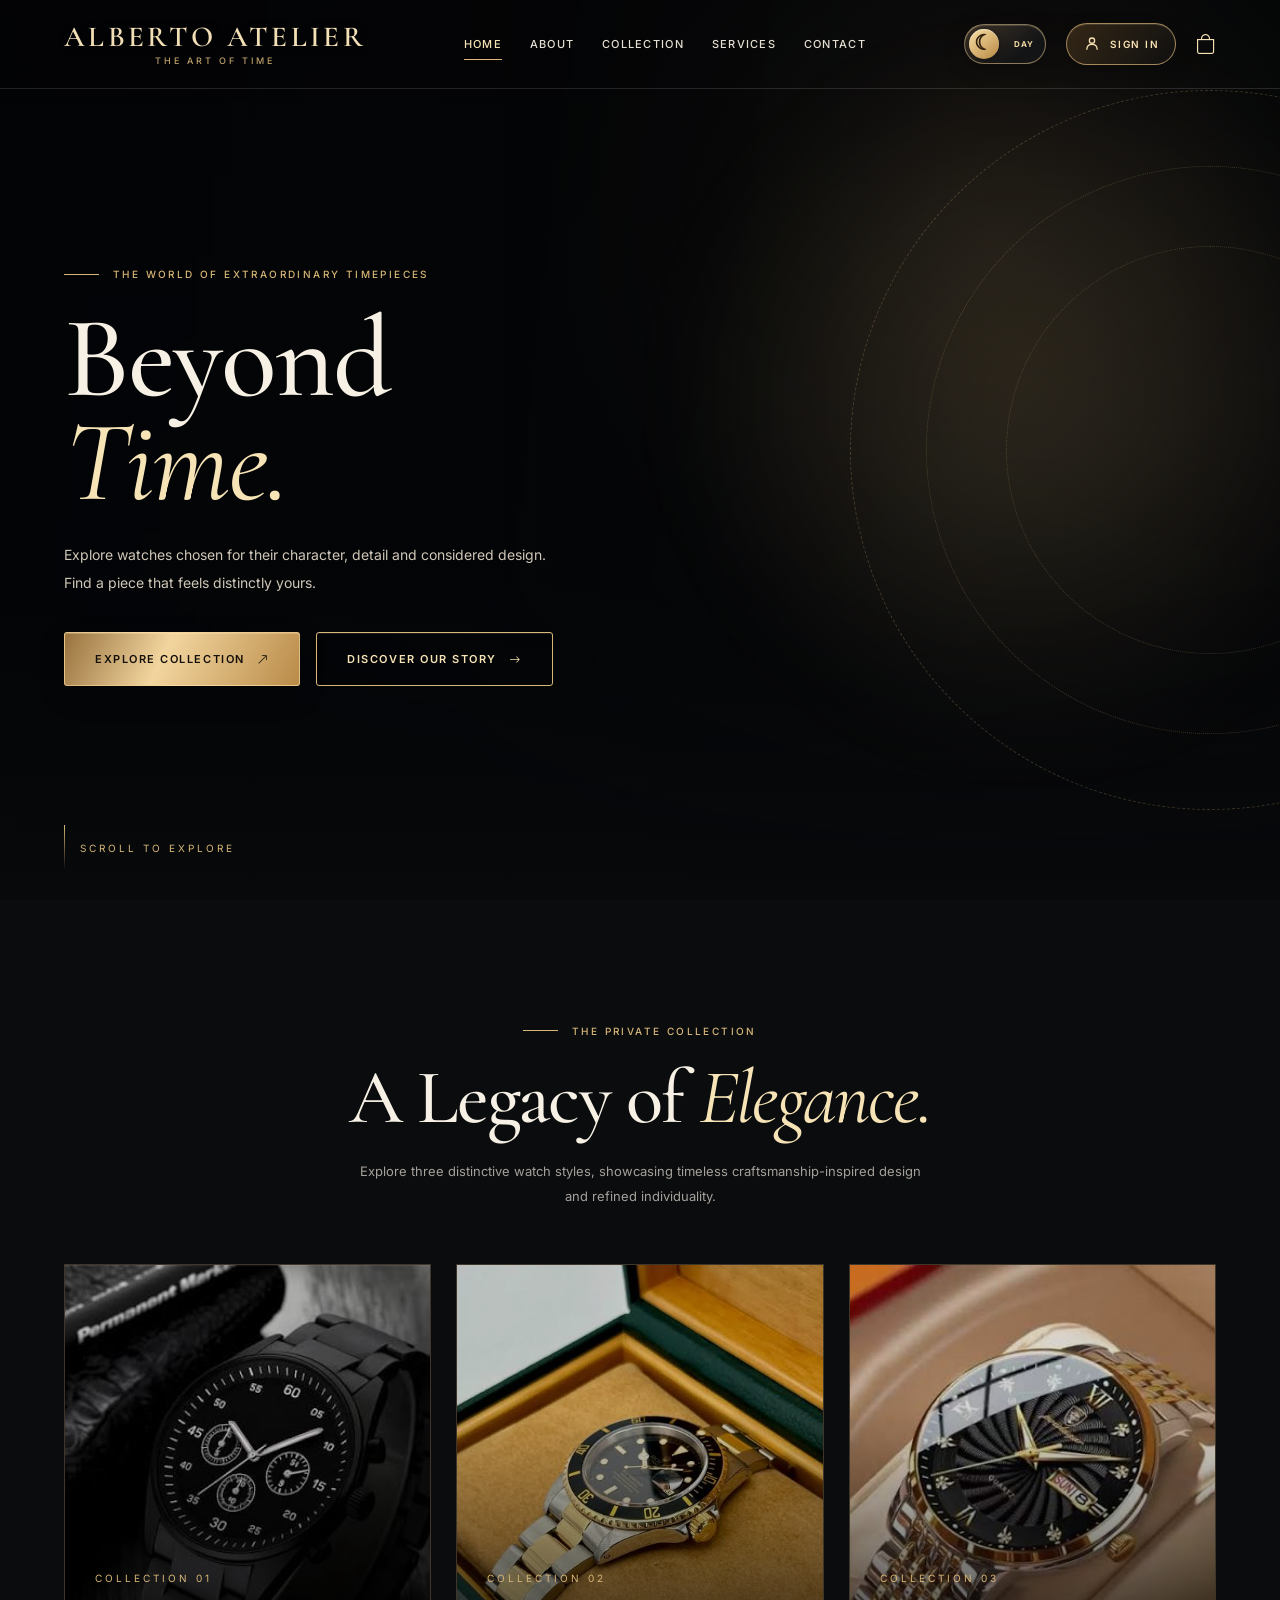
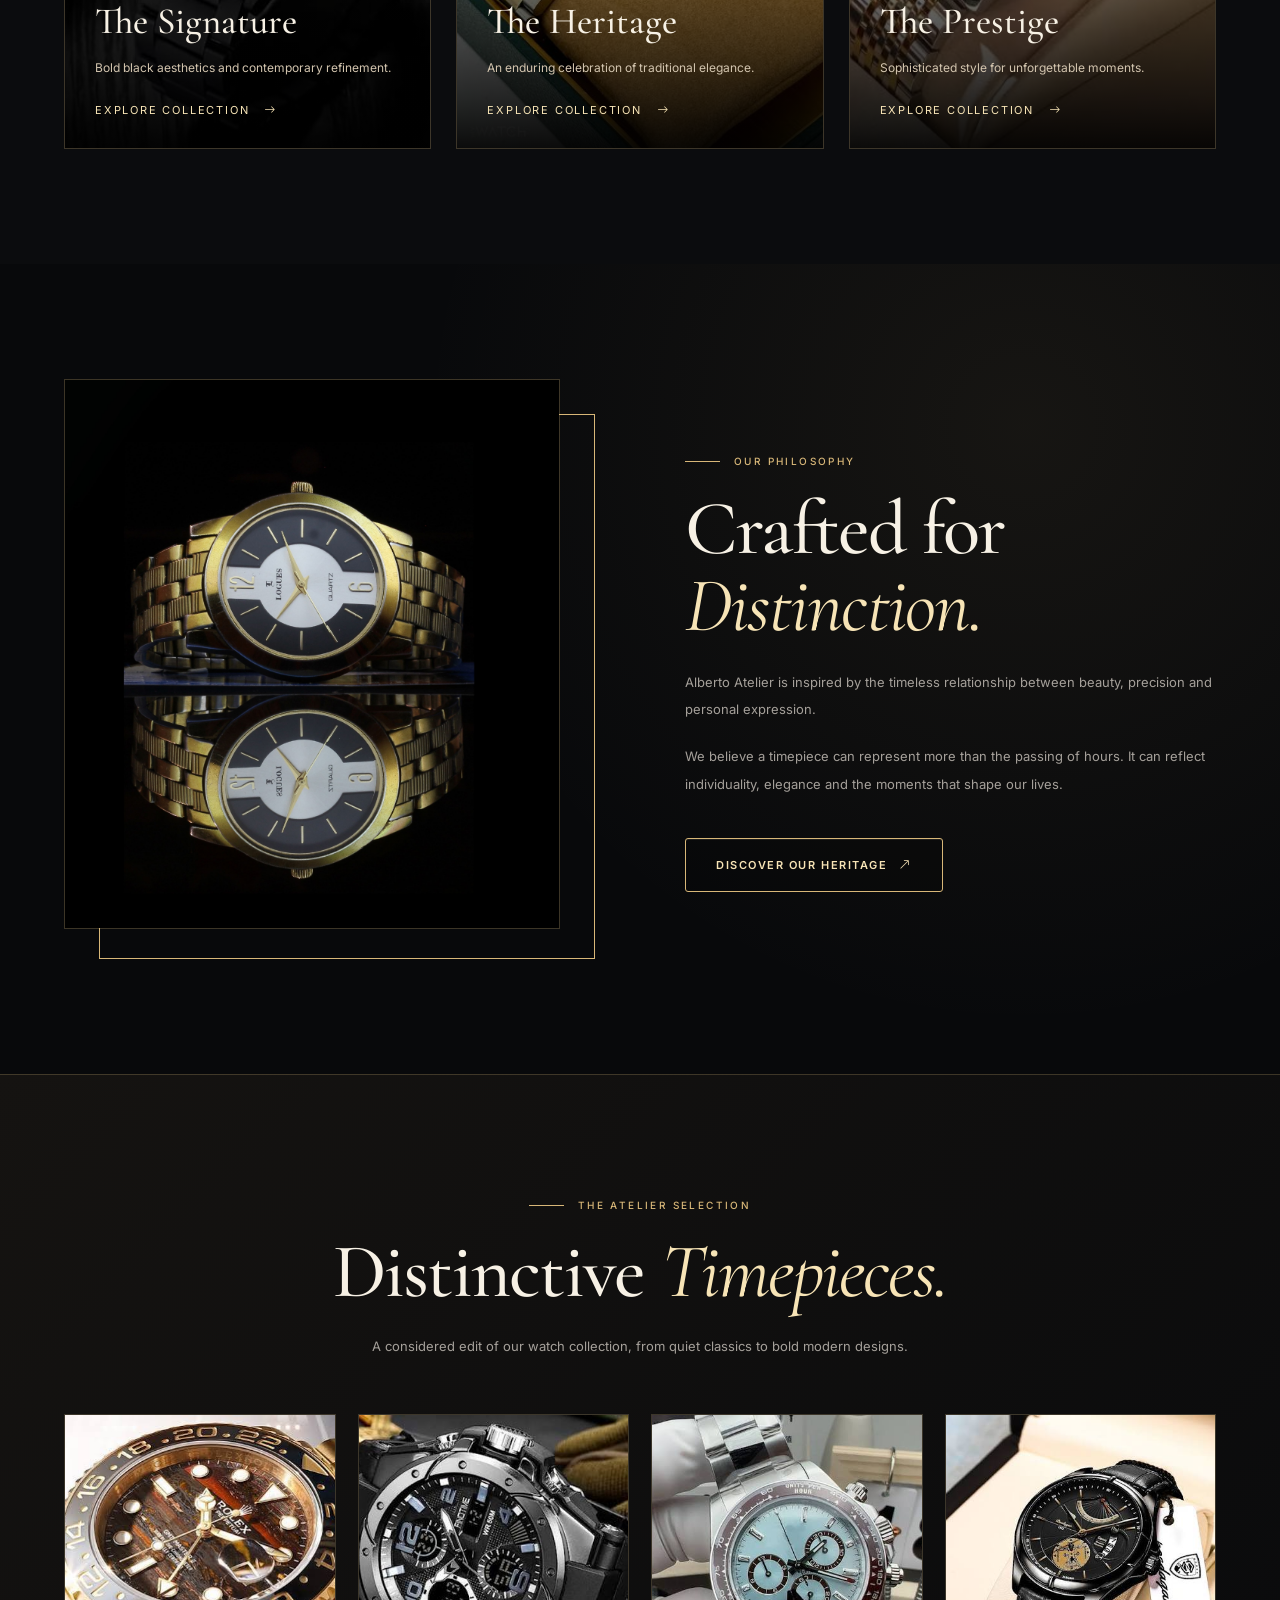
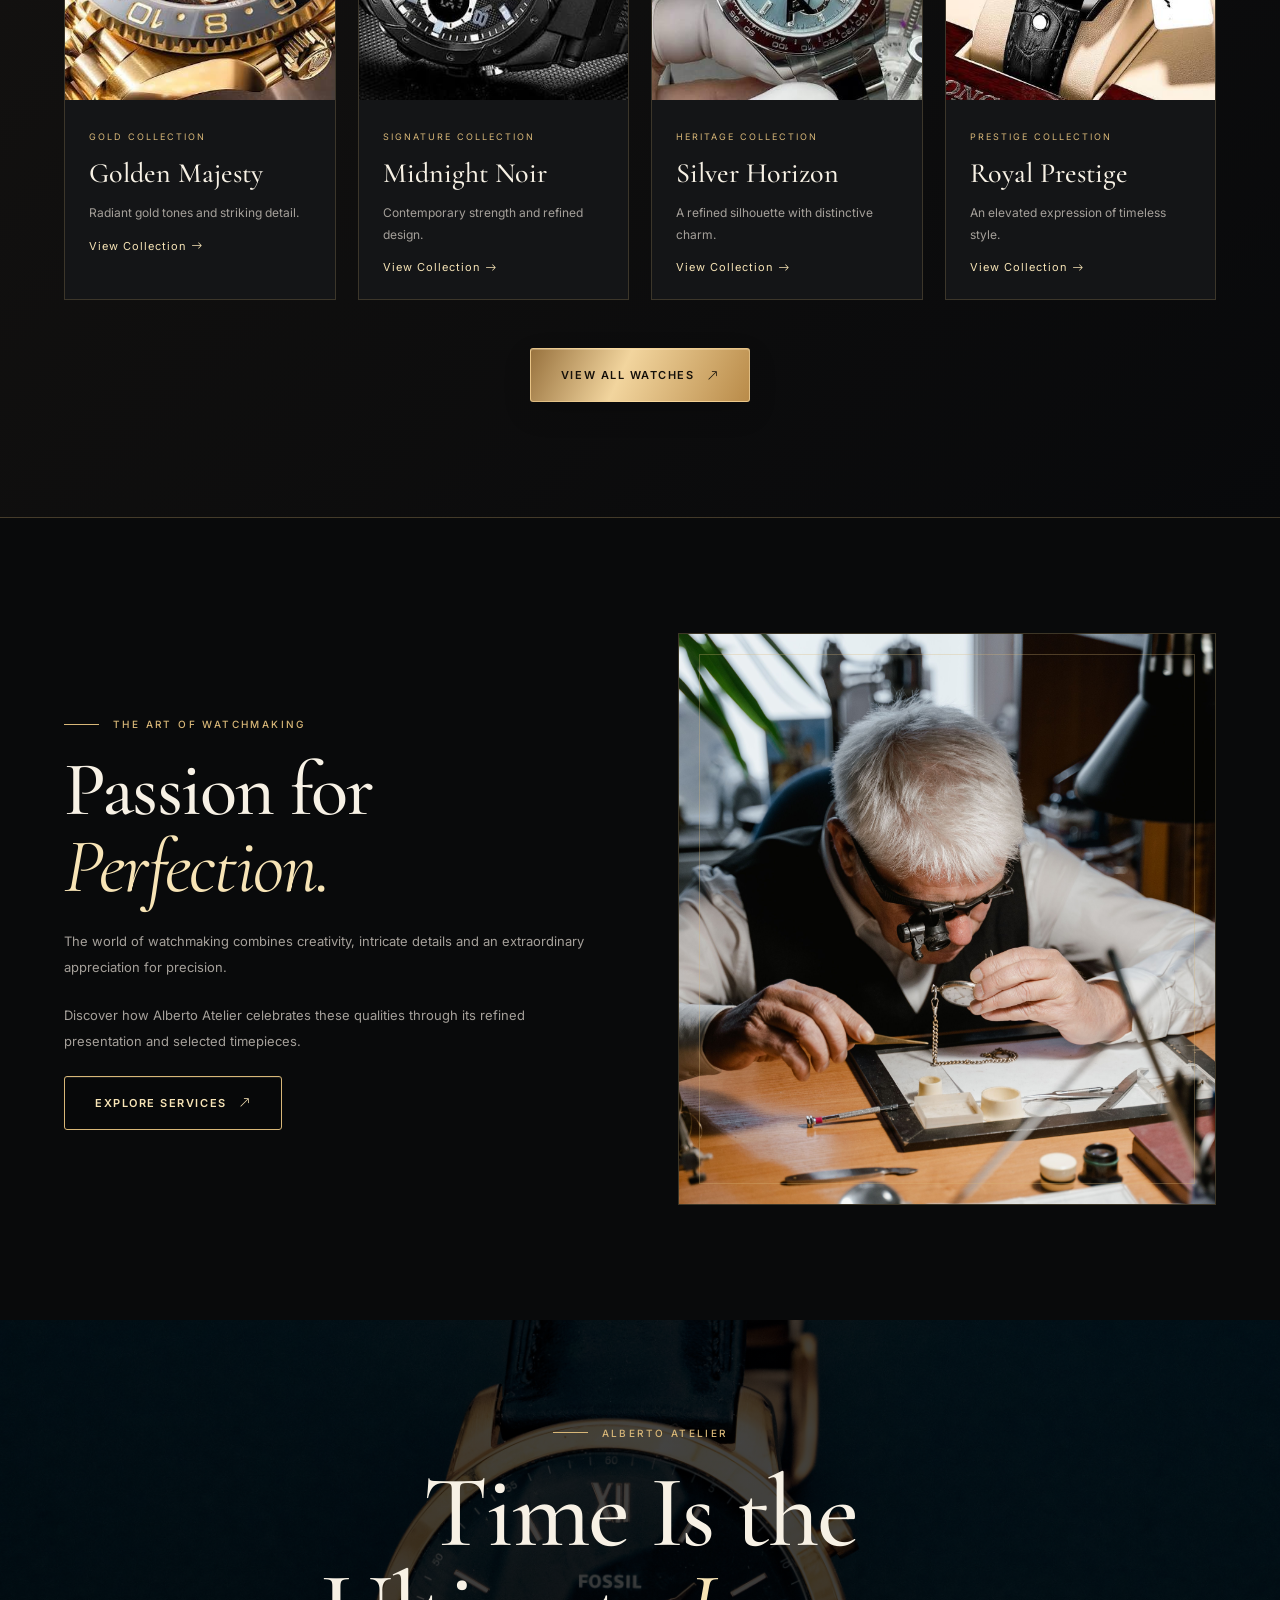
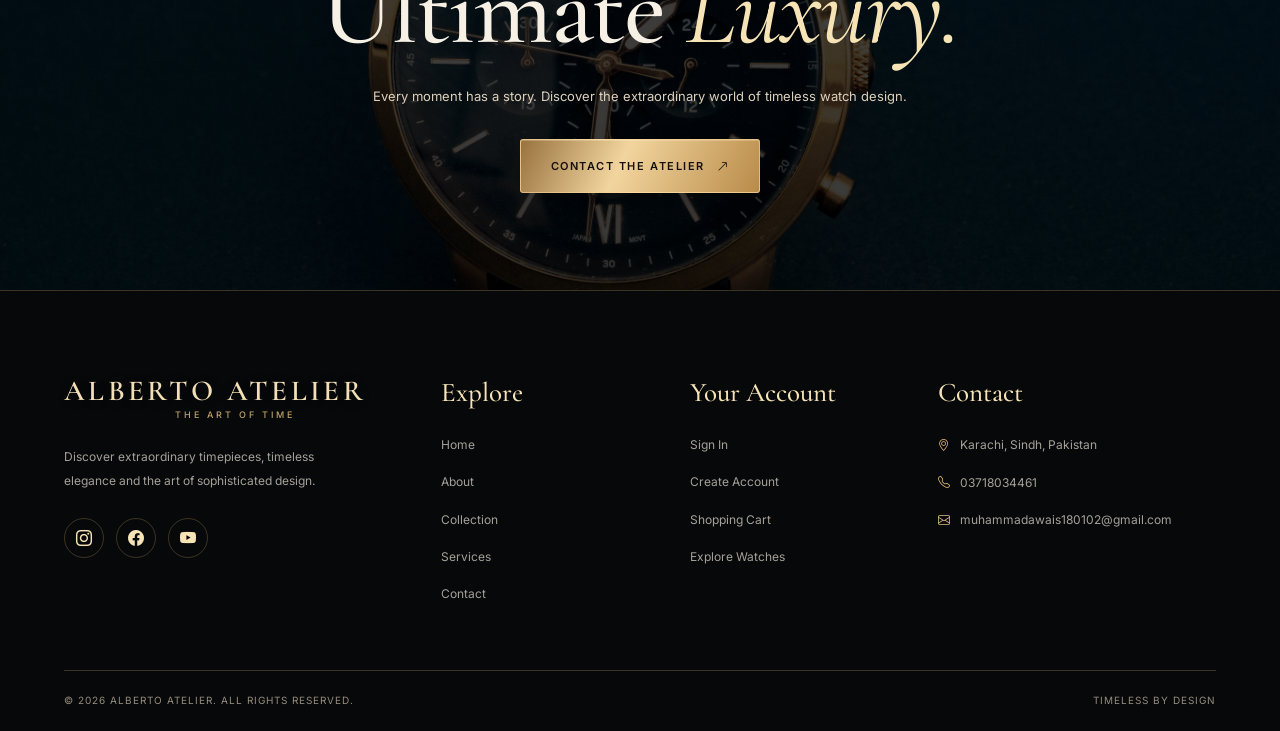
<file: index.html>
<!DOCTYPE html>

<html lang="en">

<head>

<meta charset="UTF-8">

<meta name="viewport" content="width=device-width, initial-scale=1.0">

<meta name="theme-color" content="#08090b">

<meta name="description" content="Discover timeless luxury watches at Alberto Atelier.">

<title>ALBERTO ATELIER | The Art of Time</title>







<link rel="preconnect" href="https://fonts.googleapis.com">

<link rel="preconnect" href="https://fonts.gstatic.com" crossorigin>



<link href="https://fonts.googleapis.com/css2?family=Cormorant+Garamond:wght@400;500;600;700&family=Inter:wght@400;500;600;700&display=swap" rel="stylesheet">



<link href="https://cdn.jsdelivr.net/npm/bootstrap-icons@1.11.3/font/bootstrap-icons.min.css" rel="stylesheet">



<link rel="stylesheet" href="./css/index.css">


<link rel="stylesheet" href="./css/atelier-polish.css">
<script src="./js/theme.js"></script>
<link rel="stylesheet" href="./css/theme.css">
<link rel="stylesheet" href="./css/account-ui.css">
</head>



<body>



<!-- GOLDEN PARTICLES -->

<div class="particle-layer" id="particles" aria-hidden="true"></div>



<!-- NAVIGATION -->

<header class="header" id="header">

  <div class="container nav">



    <a class="logo" href="index.html">

      <strong>ALBERTO ATELIER</strong>

      <small>THE ART OF TIME</small>

    </a>



    <nav class="nav-menu" id="navMenu" aria-label="Main navigation">

      <a class="active" href="index.html" aria-current="page">Home</a>

      <a href="pages/about.html">About</a>

      <a href="pages/product.html">Collection</a>

      <a href="pages/services.html">Services</a>

      <a href="pages/contact.html">Contact</a>

    </nav>



    <div class="nav-actions">
      <button type="button" class="aa-theme-switch" aria-label="Switch to light mode" aria-pressed="false" title="Switch to light mode">
          <span class="aa-theme-switch__track" aria-hidden="true">
            <span class="aa-theme-switch__label">DAY</span>
            <span class="aa-theme-switch__thumb"></span>
          </span>
        </button>




      <a href="pages/login.html" class="aa-signin-cta" aria-label="Sign In" data-aa-account-link>
        <svg class="aa-signin-icon" viewBox="0 0 24 24" fill="none" stroke="currentColor" stroke-width="1.7" stroke-linecap="round" stroke-linejoin="round" aria-hidden="true" focusable="false"><circle cx="12" cy="7.5" r="3.5"/><path d="M5.1 19c.3-4.3 2.7-6.4 6.9-6.4s6.6 2.1 6.9 6.4"/></svg>
        <span class="aa-signin-cta__text">Sign In</span>
      </a>



      <a href="pages/cart.html" aria-label="Shopping cart">

        <i class="bi bi-bag"></i>

        <span class="cart-badge" id="cartBadge">0</span>

      </a>



      <button class="mobile-menu"

              id="menuBtn"

              type="button"

              aria-controls="navMenu"

              aria-expanded="false"

              aria-label="Open menu">

        <i class="bi bi-list"></i>

      </button>



    </div>



  </div>

</header>



<main>



<!-- HERO -->

<section class="hero" id="home">



  <div class="hero-bg" aria-hidden="true">
    <span class="hero-bg__slide hero-bg__slide--1"></span>
    <span class="hero-bg__slide hero-bg__slide--2"></span>
    <span class="hero-bg__slide hero-bg__slide--3"></span>
    <span class="hero-bg__slide hero-bg__slide--4"></span>
  </div>

  <div class="hero-ring" aria-hidden="true"></div>

  <div class="hero-light" aria-hidden="true"></div>



  <div class="container">

    <div class="hero-content">



      <span class="eyebrow reveal">

        The World of Extraordinary Timepieces

      </span>



      <h1 class="reveal">

        Beyond

        <em>Time.</em>

      </h1>



      <p class="reveal">

        Explore watches chosen for their character, detail and considered design.

        Find a piece that feels distinctly yours.

      </p>



      <div class="hero-buttons reveal">



        <a class="gold-btn" href="pages/product.html">

          Explore Collection

          <i class="bi bi-arrow-up-right"></i>

        </a>



        <a class="outline-btn" href="pages/about.html">

          Discover Our Story

          <i class="bi bi-arrow-right"></i>

        </a>



      </div>



    </div>

  </div>



  <a class="scroll-hint" href="#collections">

    SCROLL TO EXPLORE

  </a>



</section>



<!-- COLLECTIONS -->

<section class="section collections" id="collections">

  <div class="container">



    <div class="section-title reveal">

      <span class="eyebrow">The Private Collection</span>



      <h2>

        A Legacy of <em>Elegance.</em>

      </h2>



      <p>

        Explore three distinctive watch styles,

        showcasing timeless craftsmanship-inspired

        design and refined individuality.

      </p>

    </div>



    <div class="collection-grid">



      <article class="collection-card reveal">



        <img src="images/images (37).jpg"

             alt="Black luxury chronograph watch"

             loading="lazy">



        <div class="collection-overlay"></div>



        <div class="collection-info">

          <span>COLLECTION 01</span>

          <h3>The Signature</h3>

          <p>

            Bold black aesthetics and contemporary refinement.

          </p>

          <a href="pages/product.html">

            Explore Collection

            <i class="bi bi-arrow-right"></i>

          </a>

        </div>



      </article>



      <article class="collection-card reveal">



        <img src="images/images (38).jpg"

             alt="Elegant luxury watch in presentation case"

             loading="lazy">



        <div class="collection-overlay"></div>



        <div class="collection-info">

          <span>COLLECTION 02</span>

          <h3>The Heritage</h3>

          <p>

            An enduring celebration of traditional elegance.

          </p>

          <a href="pages/product.html">

            Explore Collection

            <i class="bi bi-arrow-right"></i>

          </a>

        </div>



      </article>



      <article class="collection-card reveal">



        <img src="images/images (42).jpg"

             alt="Premium luxury chronograph wristwatch"

             loading="lazy">



        <div class="collection-overlay"></div>



        <div class="collection-info">

          <span>COLLECTION 03</span>

          <h3>The Prestige</h3>

          <p>

            Sophisticated style for unforgettable moments.

          </p>

          <a href="pages/product.html">

            Explore Collection

            <i class="bi bi-arrow-right"></i>

          </a>

        </div>



      </article>



    </div>



  </div>

</section>



<!-- HERITAGE -->

<section class="section heritage">

  <div class="container heritage-grid">



    <div class="heritage-image reveal">

      <img

        src="images/pexels-smeet-chaudhari-3563940-5344004.jpg"

        alt="Luxury watch craftsmanship and detail"

        loading="lazy">

    </div>



    <div class="heritage-copy reveal">



      <span class="eyebrow">

        Our Philosophy

      </span>



      <h2>

        Crafted for

        <em>Distinction.</em>

      </h2>



      <p>

        Alberto Atelier is inspired by the timeless

        relationship between beauty, precision and

        personal expression.

      </p>



      <p>

        We believe a timepiece can represent more

        than the passing of hours. It can reflect

        individuality, elegance and the moments

        that shape our lives.

      </p>



      <a href="pages/about.html" class="outline-btn">

        Discover Our Heritage

        <i class="bi bi-arrow-up-right"></i>

      </a>



    </div>



  </div>

</section>



<!-- FEATURED WATCHES -->

<section class="section featured-section">

  <div class="container">



    <div class="section-title reveal">



      <span class="eyebrow">

        The Atelier Selection

      </span>



      <h2>

        Distinctive <em>Timepieces.</em>

      </h2>



      <p>

        A considered edit of our watch collection,

        from quiet classics to bold modern designs.

      </p>



    </div>



    <div class="watch-grid">



      <article class="watch-card reveal">

        <div class="watch-photo">

          <img src="images/images (12).jpg"

               alt="Gold chronograph wristwatch"

               loading="lazy">

        </div>



        <div class="watch-info">

          <small>Gold Collection</small>

          <h3>Golden Majesty</h3>

          <p>Radiant gold tones and striking detail.</p>

          <a href="pages/product.html">

            View Collection <i class="bi bi-arrow-right"></i>

          </a>

        </div>

      </article>



      <article class="watch-card reveal">

        <div class="watch-photo">

          <img src="images/images (22).jpg"

               alt="Black sports chronograph watch"

               loading="lazy">

        </div>



        <div class="watch-info">

          <small>Signature Collection</small>

          <h3>Midnight Noir</h3>

          <p>Contemporary strength and refined design.</p>

          <a href="pages/product.html">

            View Collection <i class="bi bi-arrow-right"></i>

          </a>

        </div>

      </article>



      <article class="watch-card reveal">

        <div class="watch-photo">

          <img src="images/images (32).jpg"

               alt="Elegant light blue dial wristwatch"

               loading="lazy">

        </div>



        <div class="watch-info">

          <small>Heritage Collection</small>

          <h3>Silver Horizon</h3>

          <p>A refined silhouette with distinctive charm.</p>

          <a href="pages/product.html">

            View Collection <i class="bi bi-arrow-right"></i>

          </a>

        </div>

      </article>



      <article class="watch-card reveal">

        <div class="watch-photo">

          <img src="images/images (41).jpg"

               alt="Dark luxury watch with leather strap"

               loading="lazy">

        </div>



        <div class="watch-info">

          <small>Prestige Collection</small>

          <h3>Royal Prestige</h3>

          <p>An elevated expression of timeless style.</p>

          <a href="pages/product.html">

            View Collection <i class="bi bi-arrow-right"></i>

          </a>

        </div>

      </article>



    </div>



    <div class="aa-extracted-inline-index-1">

      <a href="pages/product.html" class="gold-btn">

        View All Watches

        <i class="bi bi-arrow-up-right"></i>

      </a>

    </div>



  </div>

</section>



<!-- CRAFTSMANSHIP -->

<section class="section craft-section">

  <div class="container craft-grid">



    <div class="craft-copy reveal">



      <span class="eyebrow">

        The Art of Watchmaking

      </span>



      <h2>

        Passion for

        <em>Perfection.</em>

      </h2>



      <p>

        The world of watchmaking combines creativity,

        intricate details and an extraordinary

        appreciation for precision.

      </p>



      <p>

        Discover how Alberto Atelier celebrates

        these qualities through its refined

        presentation and selected timepieces.

      </p>



      <a href="pages/services.html" class="outline-btn">

        Explore Services

        <i class="bi bi-arrow-up-right"></i>

      </a>



    </div>



    <div class="craft-image reveal">

      <img

        src="images/pexels-tima-miroshnichenko-8327541.jpg"

        alt="Watchmaker working carefully on watch mechanism"

        loading="lazy">

    </div>



  </div>

</section>



<!-- EDITORIAL -->

<section class="experience">

  <div class="container reveal">



    <span class="eyebrow">

      ALBERTO ATELIER

    </span>



    <h2>

      Time Is the

      Ultimate <em>Luxury.</em>

    </h2>



    <p>

      Every moment has a story.

      Discover the extraordinary world

      of timeless watch design.

    </p>



    <a class="gold-btn" href="pages/contact.html">

      Contact the Atelier

      <i class="bi bi-arrow-up-right"></i>

    </a>



  </div>

</section>



</main>



<!-- FOOTER -->

<footer class="footer">

  <div class="container">



    <div class="footer-grid">



      <div class="footer-about">

        <a class="logo" href="index.html">

          <strong>ALBERTO ATELIER</strong>

          <small>THE ART OF TIME</small>

        </a>



        <p>

          Discover extraordinary timepieces,

          timeless elegance and the art

          of sophisticated design.

        </p>



        <div class="social-links">

          <a href="https://www.instagram.com/"

             target="_blank"

             rel="noopener noreferrer"

             aria-label="Instagram">

            <i class="bi bi-instagram"></i>

          </a>



          <a href="https://www.facebook.com/"

             target="_blank"

             rel="noopener noreferrer"

             aria-label="Facebook">

            <i class="bi bi-facebook"></i>

          </a>



          <a href="https://www.youtube.com/"

             target="_blank"

             rel="noopener noreferrer"

             aria-label="YouTube">

            <i class="bi bi-youtube"></i>

          </a>

        </div>

      </div>



      <div>

        <h3>Explore</h3>



        <div class="footer-links">

          <a href="index.html">Home</a>

          <a href="pages/about.html">About</a>

          <a href="pages/product.html">Collection</a>

          <a href="pages/services.html">Services</a>

          <a href="pages/contact.html">Contact</a>

        </div>

      </div>



      <div>

        <h3>Your Account</h3>



        <div class="footer-links">

          <a href="pages/login.html">Sign In</a>

          <a href="pages/login.html#register">Create Account</a>

          <a href="pages/cart.html">Shopping Cart</a>

          <a href="pages/product.html">Explore Watches</a>

        </div>

      </div>



      <div>

        <h3>Contact</h3>



        <div class="footer-links">

          <p>

            <i class="bi bi-geo-alt"></i>

            Karachi, Sindh, Pakistan

          </p>



          <a href="tel:+923718034461">

            <i class="bi bi-telephone"></i>

            03718034461

          </a>



          <a href="mailto:muhammadawais180102@gmail.com">

            <i class="bi bi-envelope"></i>

            muhammadawais180102@gmail.com

          </a>

        </div>

      </div>



    </div>



    <div class="footer-bottom">

      <span>

        © <span id="year"></span>

        ALBERTO ATELIER. ALL RIGHTS RESERVED.

      </span>

      <span>TIMELESS BY DESIGN</span>

    </div>



  </div>

</footer>



<!-- BACK TO TOP -->

<button class="back-top"

        id="backTop"

        type="button"

        aria-label="Back to top">

  <i class="bi bi-arrow-up"></i>

</button>



<script src="./js/index.js"></script>



<script src="./js/network-guard.js" defer></script>
<script src="./js/account-store.js" defer></script>
<script src="./js/account-nav.js" defer></script>
</body>

</html>
</file>
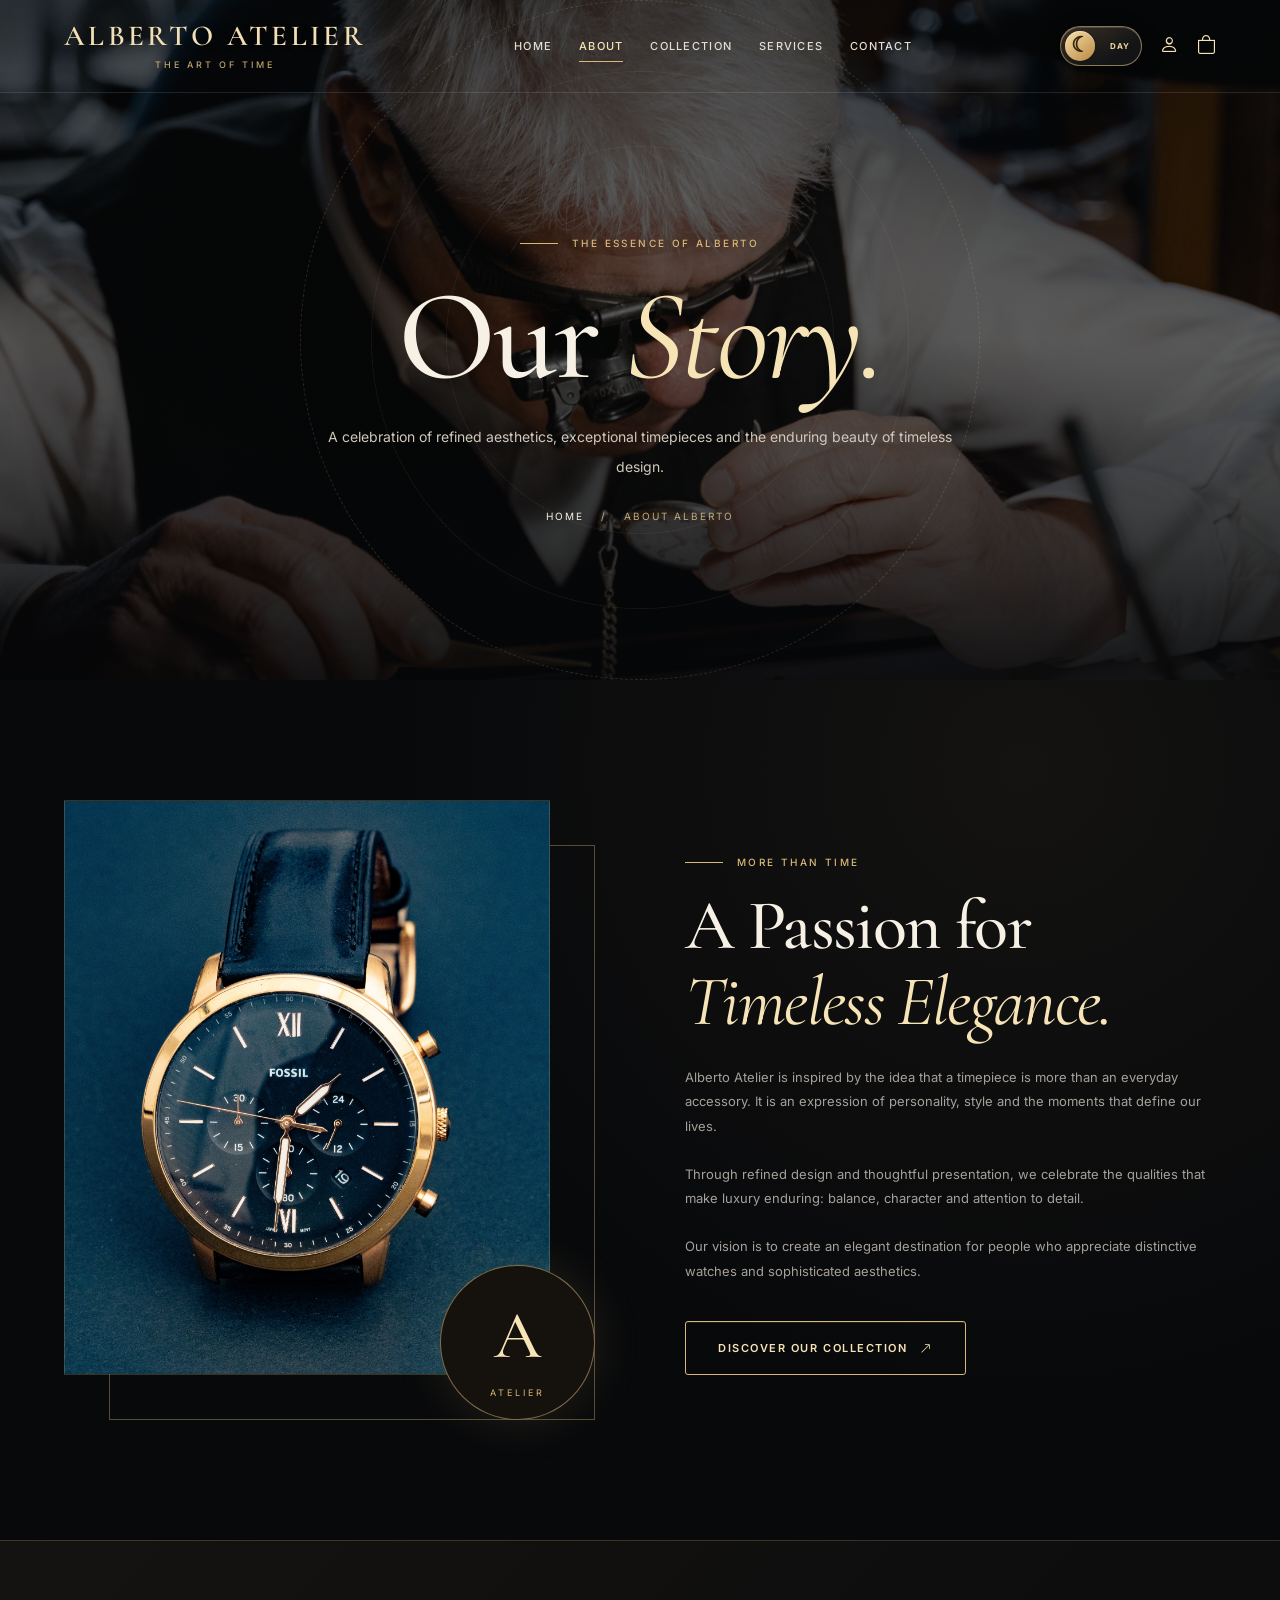
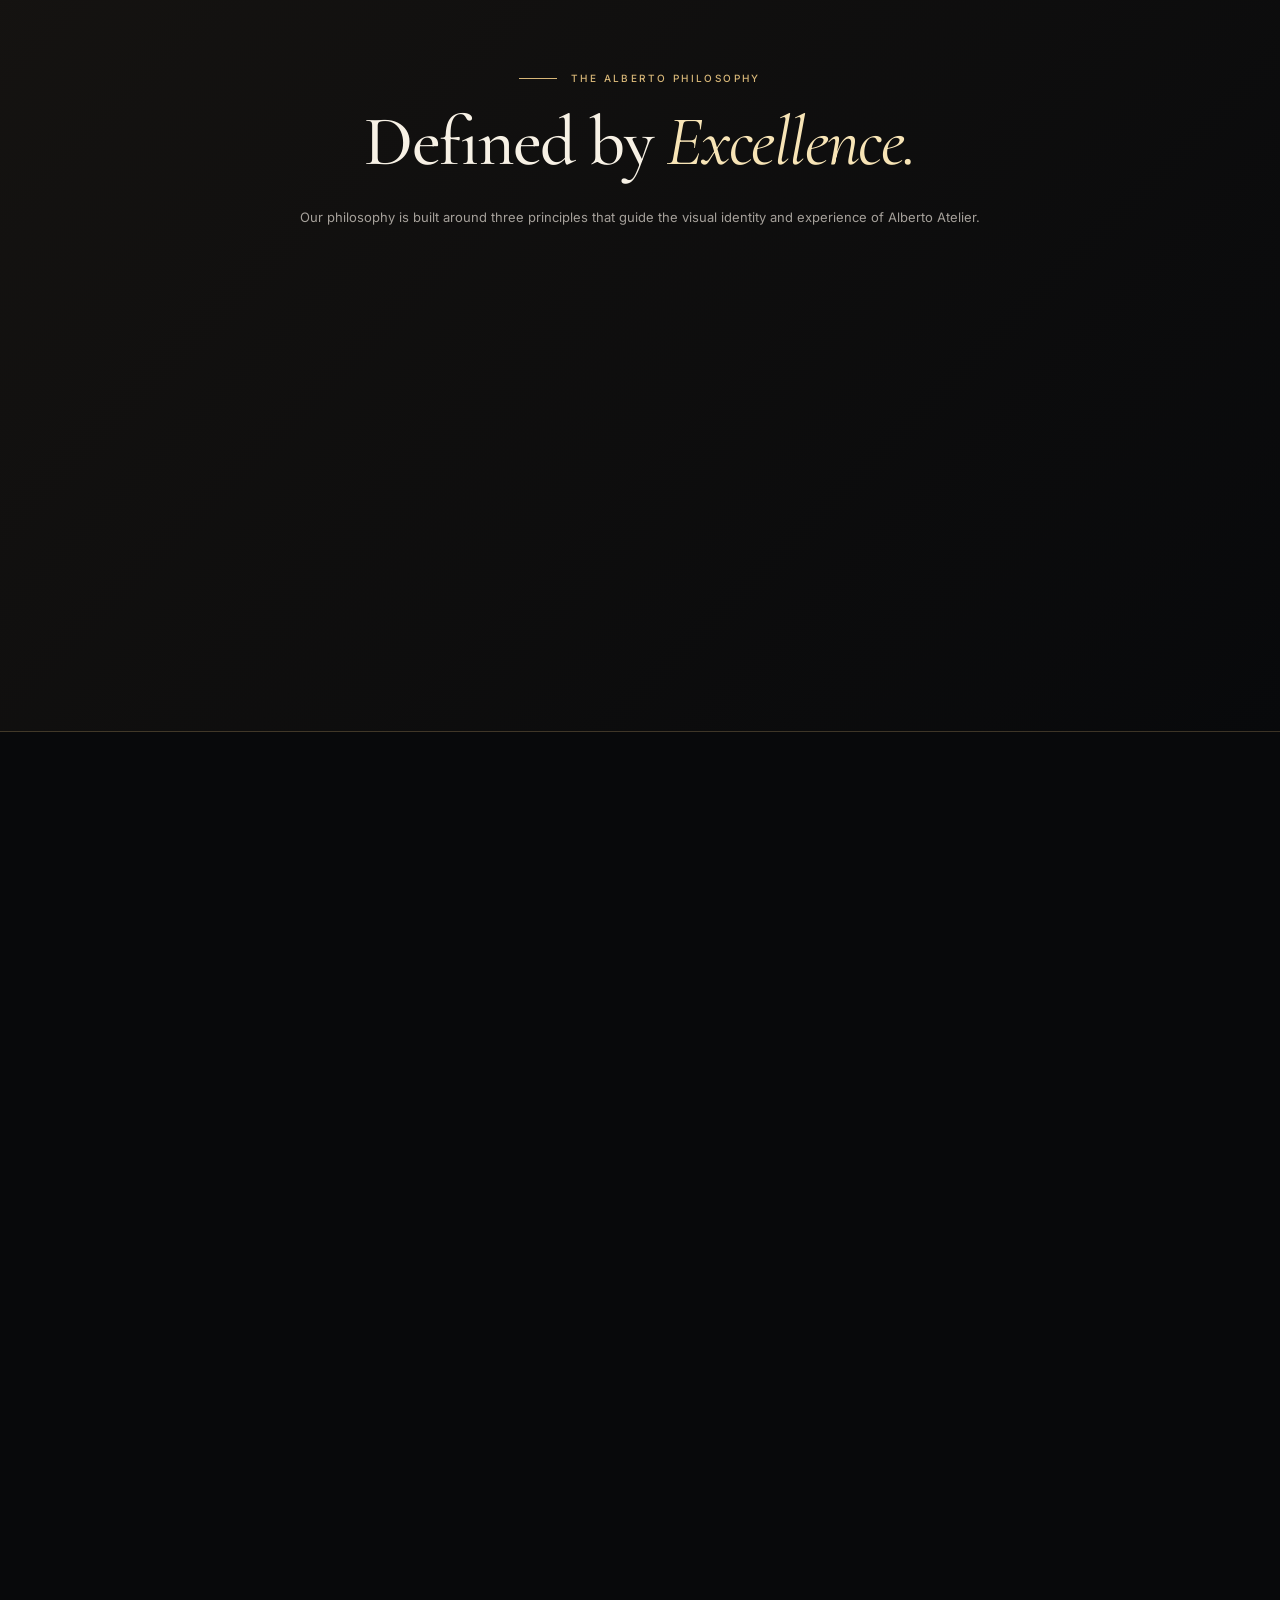
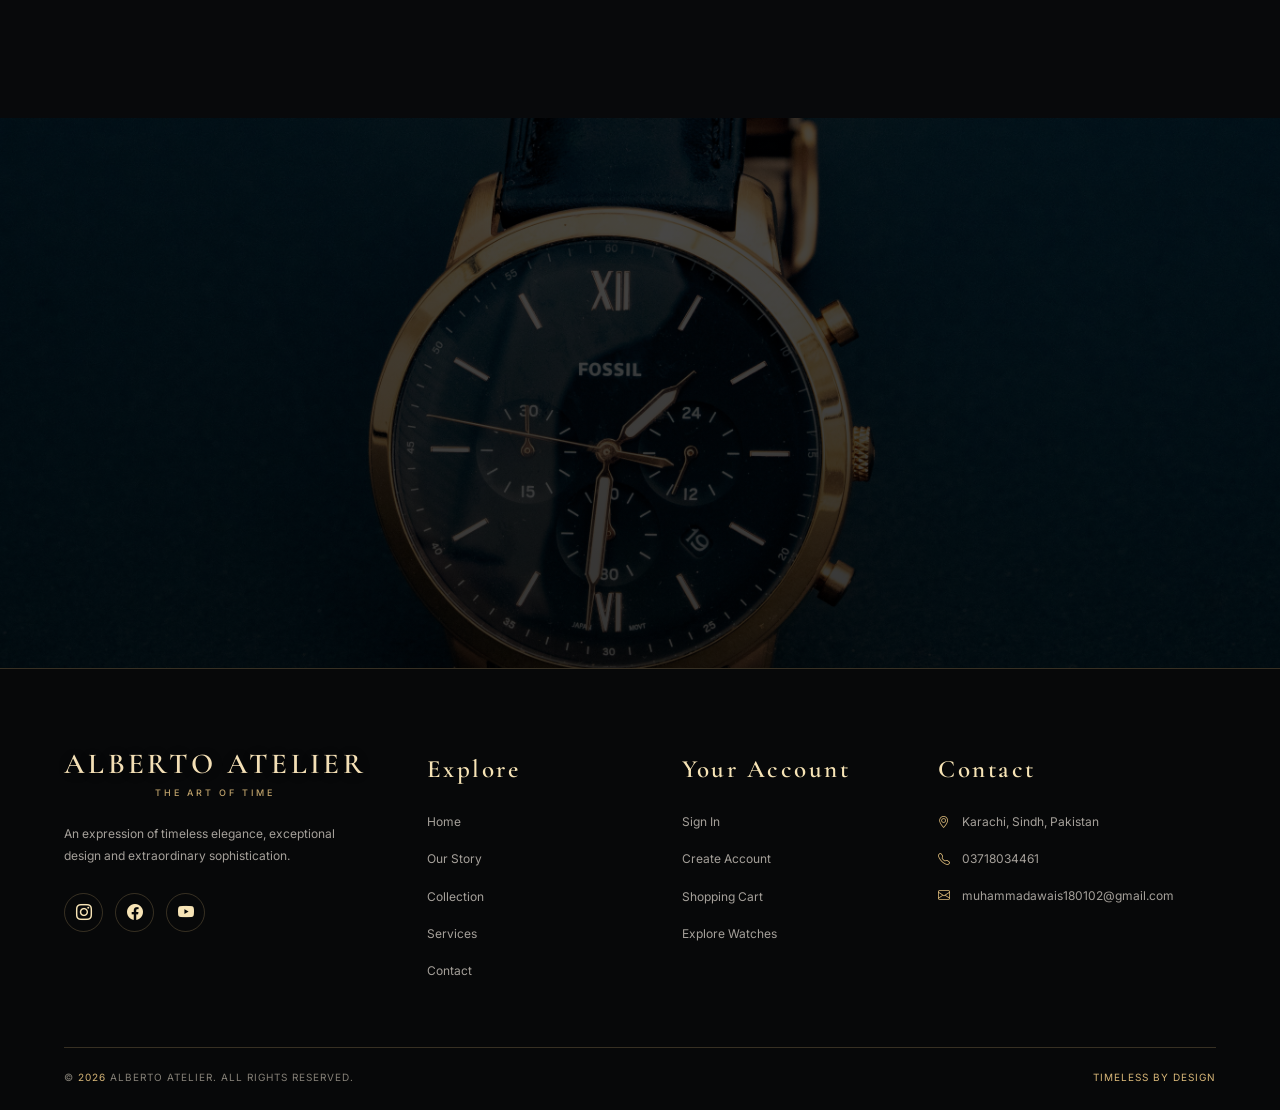
<file: pages/about.html>
<!DOCTYPE html>

<html lang="en">

<head>

<meta charset="UTF-8">

<meta name="viewport" content="width=device-width, initial-scale=1.0">

<meta name="theme-color" content="#08090b">

<meta name="description" content="Discover the philosophy, craftsmanship and timeless design of Alberto Atelier.">

<title>Our Story | ALBERTO ATELIER</title>



<link rel="preconnect" href="https://fonts.googleapis.com">

<link rel="preconnect" href="https://fonts.gstatic.com" crossorigin>

<link href="https://fonts.googleapis.com/css2?family=Cormorant+Garamond:wght@400;500;600;700&family=Inter:wght@400;500;600;700&display=swap" rel="stylesheet">

<link href="https://cdn.jsdelivr.net/npm/bootstrap@5.3.3/dist/css/bootstrap.min.css" rel="stylesheet">

<link href="https://cdn.jsdelivr.net/npm/bootstrap-icons@1.11.3/font/bootstrap-icons.min.css" rel="stylesheet">



<link rel="stylesheet" href="../css/about.css">


<link rel="stylesheet" href="../css/atelier-polish.css">
<script src="../js/theme.js"></script>
<link rel="stylesheet" href="../css/theme.css">
<link rel="stylesheet" href="../css/account-ui.css">
</head>



<body>



<!-- BACKGROUND -->

<div class="cinematic-background" aria-hidden="true">

  <div class="ambient one"></div>

  <div class="ambient two"></div>

  <div class="particles" id="particles"></div>

</div>



<!-- NAVBAR -->

<header class="site-header" id="siteHeader">

  <div class="container-custom nav-inner">



    <a class="brand" href="../index.html">

      <span class="brand-name">ALBERTO ATELIER</span>

      <span class="brand-caption">THE ART OF TIME</span>

    </a>



    <nav class="nav-links" id="navLinks" aria-label="Main navigation">

      <a href="../index.html">Home</a>

      <a href="about.html" class="active" aria-current="page">About</a>

      <a href="product.html">Collection</a>

      <a href="services.html">Services</a>

      <a href="contact.html">Contact</a>

    </nav>



    <div class="nav-actions">
      <button type="button" class="aa-theme-switch" aria-label="Switch to light mode" aria-pressed="false" title="Switch to light mode">
          <span class="aa-theme-switch__track" aria-hidden="true">
            <span class="aa-theme-switch__label">DAY</span>
            <span class="aa-theme-switch__thumb"></span>
          </span>
        </button>


      <a href="login.html" class="nav-icon" data-aa-account-link aria-label="Account">

        <i class="bi bi-person"></i>

      </a>

      <a href="cart.html" class="nav-icon" aria-label="Shopping cart">

        <i class="bi bi-bag"></i>

      </a>

      <button class="menu-toggle" id="menuToggle"

              type="button" aria-label="Open menu"

              aria-controls="navLinks" aria-expanded="false">

        <i class="bi bi-list"></i>

      </button>

    </div>



  </div>

</header>



<main>



<!-- HERO -->

<section class="page-hero">

  <div class="hero-ring" aria-hidden="true"></div>



  <div class="container-custom hero-inner">



    <span class="eyebrow reveal">

      The Essence of Alberto

    </span>



    <h1 class="reveal reveal-delay-1">

      Our <em>Story.</em>

    </h1>



    <p class="reveal reveal-delay-2">

      A celebration of refined aesthetics, exceptional

      timepieces and the enduring beauty of timeless design.

    </p>



    <div class="breadcrumbs reveal">

      <a href="../index.html">Home</a>

      <span>/</span>

      About Alberto

    </div>



  </div>

</section>



<!-- OUR STORY -->

<section class="story section-padding">



  <div class="container-custom story-grid">



    <div class="story-visual reveal">

      <div class="story-image"></div>

      <div class="story-border"></div>

      <div class="story-seal">

        <strong>A</strong>

        <span>ATELIER</span>

      </div>

    </div>



    <div class="story-copy section-heading reveal reveal-delay-1">



      <span class="eyebrow">

        More Than Time

      </span>



      <h2>

        A Passion for

        <em>Timeless Elegance.</em>

      </h2>



      <p>

        Alberto Atelier is inspired by the idea

        that a timepiece is more than an everyday

        accessory. It is an expression of personality,

        style and the moments that define our lives.

      </p>



      <p>

        Through refined design and thoughtful

        presentation, we celebrate the qualities

        that make luxury enduring: balance,

        character and attention to detail.

      </p>



      <p>

        Our vision is to create an elegant destination

        for people who appreciate distinctive watches

        and sophisticated aesthetics.

      </p>



      <a href="product.html" class="luxury-btn outline">

        Discover Our Collection

        <i class="bi bi-arrow-up-right"></i>

      </a>



    </div>

  </div>

</section>



<!-- PHILOSOPHY -->

<section class="philosophy section-padding">



  <div class="container-custom">



    <div class="section-heading center-heading reveal">



      <span class="eyebrow">

        The Alberto Philosophy

      </span>



      <h2>

        Defined by <em>Excellence.</em>

      </h2>



      <p>

        Our philosophy is built around three

        principles that guide the visual identity

        and experience of Alberto Atelier.

      </p>

    </div>



    <div class="philosophy-grid">



      <article class="philosophy-card reveal">

        <i class="bi bi-gem"></i>

        <h3>Elegance</h3>

        <p>

          A timeless design language inspired

          by refined proportions, sophisticated

          finishes and understated luxury.

        </p>

      </article>



      <article class="philosophy-card reveal reveal-delay-1">

        <i class="bi bi-watch"></i>

        <h3>Precision</h3>

        <p>

          An appreciation for the careful

          details and engineering traditions

          that define fine watchmaking.

        </p>

      </article>



      <article class="philosophy-card reveal reveal-delay-2">

        <i class="bi bi-stars"></i>

        <h3>Individuality</h3>

        <p>

          A belief that a watch should express

          the unique personality and distinctive

          style of the person wearing it.

        </p>

      </article>



    </div>

  </div>

</section>



<!-- CRAFTSMANSHIP -->

<section class="section-padding">



  <div class="container-custom craft-grid">



    <div class="craft-copy section-heading reveal">



      <span class="eyebrow">

        Attention to Detail

      </span>



      <h2>

        Inspired by

        <em>Craftsmanship.</em>

      </h2>



      <p>

        From beautifully balanced watch faces

        to elegant silhouettes, the art of

        watchmaking reflects a remarkable

        combination of creativity and precision.

      </p>



      <p>

        At Alberto Atelier, these qualities

        inspire the way we present and

        celebrate extraordinary timepieces.

      </p>



      <div class="craft-list">



        <div class="craft-list-item">

          <i class="bi bi-check2-circle"></i>

          <div>

            <h4>Thoughtful Design</h4>

            <p>

              Sophisticated forms and subtle details

              that create a lasting impression.

            </p>

          </div>

        </div>



        <div class="craft-list-item">

          <i class="bi bi-check2-circle"></i>

          <div>

            <h4>Distinctive Character</h4>

            <p>

              Timeless inspiration combined

              with contemporary elegance.

            </p>

          </div>

        </div>



        <div class="craft-list-item">

          <i class="bi bi-check2-circle"></i>

          <div>

            <h4>Elevated Experience</h4>

            <p>

              A premium digital environment

              created for watch enthusiasts.

            </p>

          </div>

        </div>



      </div>



      <a href="services.html" class="luxury-btn outline">

        Explore Our Services

        <i class="bi bi-arrow-up-right"></i>

      </a>



    </div>



    <div class="craft-visual reveal reveal-delay-1">

      <div class="craft-image" role="img"

           aria-label="Luxury timepiece"></div>

    </div>



  </div>

</section>



<!-- EDITORIAL -->

<section class="editorial">



  <div class="container-custom">

    <div class="editorial-content reveal">



      <span class="eyebrow">

        A World Beyond Ordinary

      </span>



      <h2>

        Every Moment

        <em>Matters.</em>

      </h2>



      <p>

        Time is life's most precious luxury.

        Discover distinctive timepieces created

        to complement your most memorable moments.

      </p>



      <a href="product.html" class="luxury-btn gold">

        Explore Collection

        <i class="bi bi-arrow-right"></i>

      </a>



    </div>

  </div>



</section>



</main>



<!-- FOOTER -->

<footer class="footer">



  <div class="container-custom">



    <div class="footer-grid">



      <div>

        <a href="../index.html" class="brand">

          <span class="brand-name">ALBERTO ATELIER</span>

          <span class="brand-caption">THE ART OF TIME</span>

        </a>



        <p class="footer-description">

          An expression of timeless elegance,

          exceptional design and extraordinary

          sophistication.

        </p>



        <div class="footer-socials">

          <a href="https://www.instagram.com/"

             target="_blank" rel="noopener noreferrer"

             aria-label="Instagram">

            <i class="bi bi-instagram"></i>

          </a>

          <a href="https://www.facebook.com/"

             target="_blank" rel="noopener noreferrer"

             aria-label="Facebook">

            <i class="bi bi-facebook"></i>

          </a>

          <a href="https://www.youtube.com/"

             target="_blank" rel="noopener noreferrer"

             aria-label="YouTube">

            <i class="bi bi-youtube"></i>

          </a>

        </div>

      </div>



      <div>

        <h4>Explore</h4>

        <div class="footer-links">

          <a href="../index.html">Home</a>

          <a href="about.html">Our Story</a>

          <a href="product.html">Collection</a>

          <a href="services.html">Services</a>

          <a href="contact.html">Contact</a>

        </div>

      </div>



      <div>

        <h4>Your Account</h4>

        <div class="footer-links">

          <a href="login.html">Sign In</a>

          <a href="login.html#register">Create Account</a>

          <a href="cart.html">Shopping Cart</a>

          <a href="product.html">Explore Watches</a>

        </div>

      </div>



      <div>

        <h4>Contact</h4>

        <div class="footer-contact">



          <p>

            <i class="bi bi-geo-alt"></i>

            Karachi, Sindh, Pakistan

          </p>



          <a href="tel:+923718034461">

            <i class="bi bi-telephone"></i>

            03718034461

          </a>



          <a href="mailto:muhammadawais180102@gmail.com">

            <i class="bi bi-envelope"></i>

            muhammadawais180102@gmail.com

          </a>



        </div>

      </div>



    </div>



    <div class="footer-bottom">

      <span>

        © <span id="currentYear"></span>

        ALBERTO ATELIER. ALL RIGHTS RESERVED.

      </span>

      <span>TIMELESS BY DESIGN</span>

    </div>



  </div>



</footer>



<button class="back-top" id="backTop"

        type="button" aria-label="Back to top">

  <i class="bi bi-arrow-up"></i>

</button>



<script src="https://code.jquery.com/jquery-3.7.1.min.js"></script>

<script src="https://cdn.jsdelivr.net/npm/bootstrap@5.3.3/dist/js/bootstrap.bundle.min.js"></script>



<script src="../js/about.js"></script>



<script src="../js/network-guard.js" defer></script>
<script src="../js/account-store.js" defer></script>
<script src="../js/account-nav.js" defer></script>
</body>

</html>
</file>
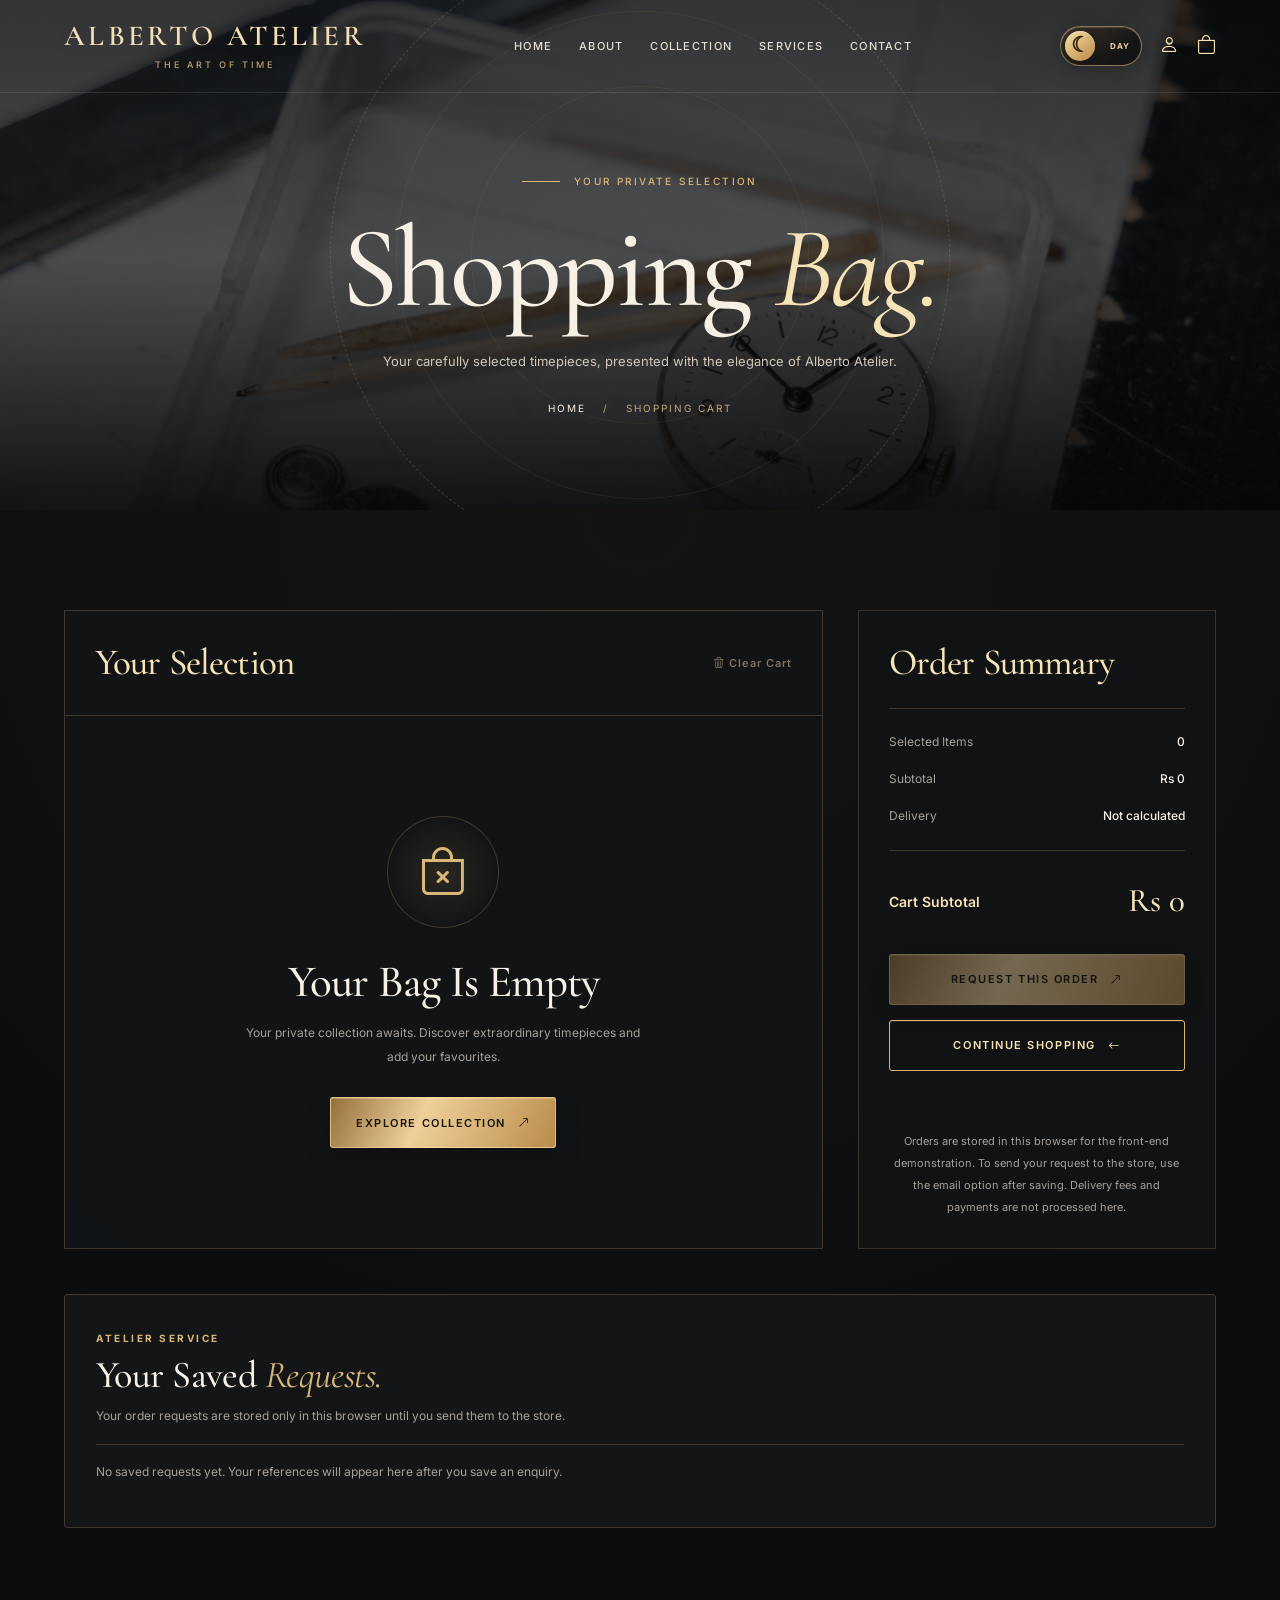
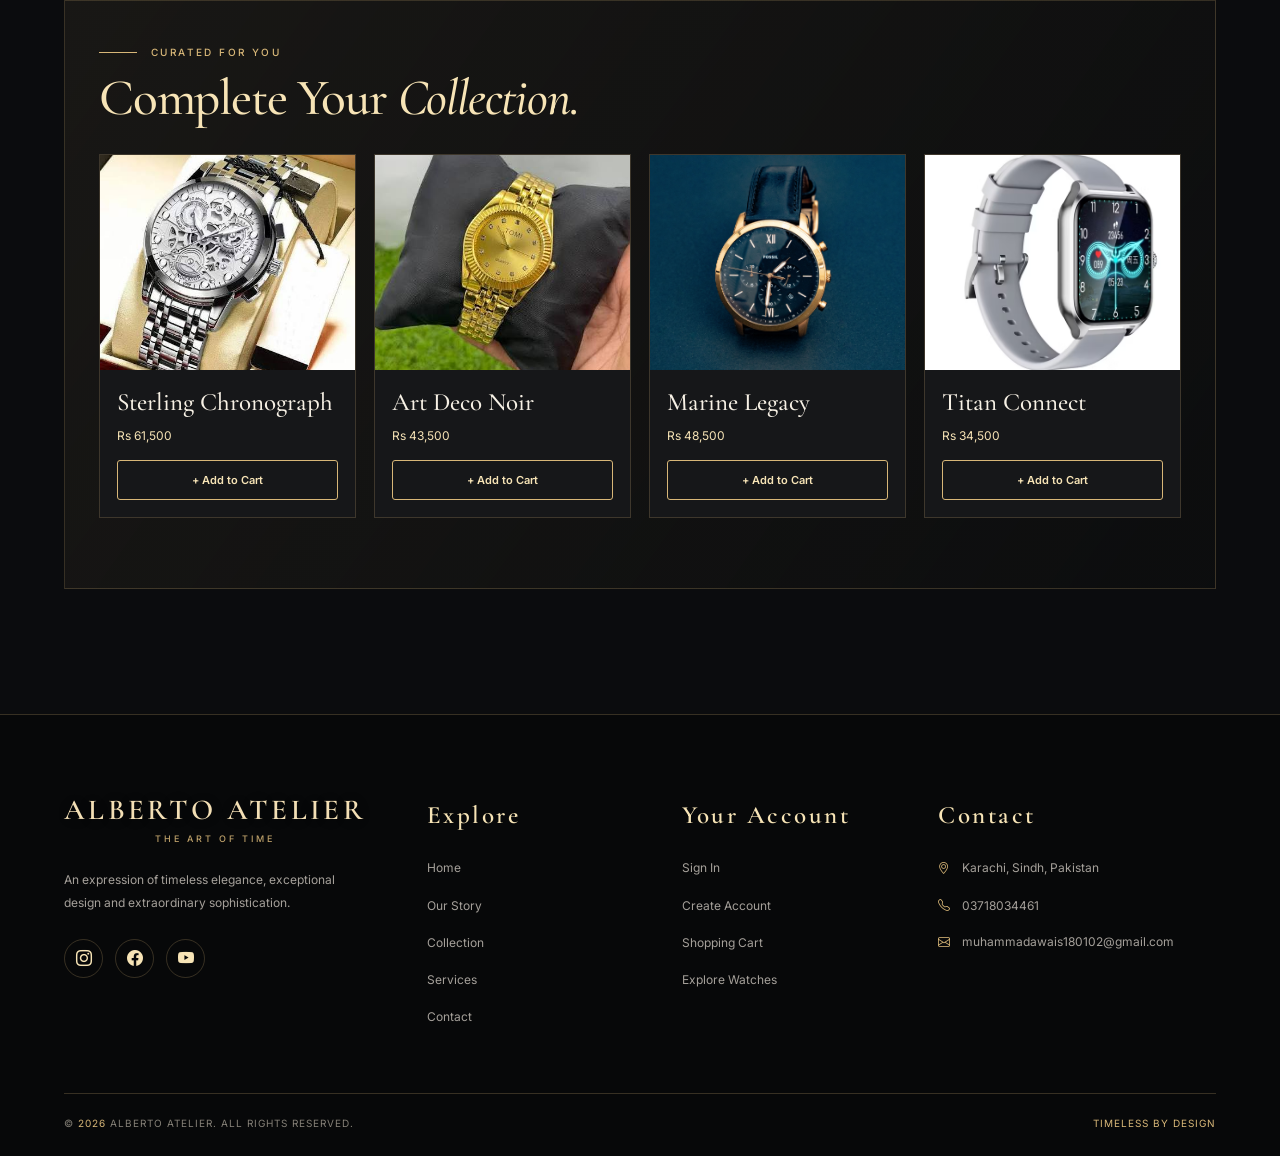
<file: pages/cart.html>
<!DOCTYPE html>

<html lang="en">

<head>

<meta charset="UTF-8">

<meta name="viewport" content="width=device-width, initial-scale=1.0">

<meta name="theme-color" content="#08090b">

<meta name="description" content="Review your selected Alberto Atelier luxury timepieces.">

<title>Shopping Cart | ALBERTO ATELIER</title>



<link rel="preconnect" href="https://fonts.googleapis.com">

<link rel="preconnect" href="https://fonts.gstatic.com" crossorigin>

<link href="https://fonts.googleapis.com/css2?family=Cormorant+Garamond:wght@400;500;600;700&family=Inter:wght@400;500;600;700&display=swap" rel="stylesheet">

<link href="https://cdn.jsdelivr.net/npm/bootstrap@5.3.3/dist/css/bootstrap.min.css" rel="stylesheet">

<link href="https://cdn.jsdelivr.net/npm/bootstrap-icons@1.11.3/font/bootstrap-icons.min.css" rel="stylesheet">



<link rel="stylesheet" href="../css/cart.css">

<link rel="stylesheet" href="../css/cart-motion.css">

<link rel="stylesheet" href="../css/atelier-polish.css">
<script src="../js/theme.js"></script>
<link rel="stylesheet" href="../css/theme.css">
<link rel="stylesheet" href="../css/account-ui.css">
<link rel="stylesheet" href="../css/order-checkout.css">
</head>



<body>



<div class="cinematic-background" aria-hidden="true">

  <div class="ambient one"></div>

  <div class="ambient two"></div>

  <div class="particles" id="particles"></div>

</div>



<!-- NAVBAR -->

<header class="site-header" id="siteHeader">

  <div class="container-custom nav-inner">



    <a class="brand" href="../index.html">

      <span class="brand-name">ALBERTO ATELIER</span>

      <span class="brand-caption">THE ART OF TIME</span>

    </a>



    <nav class="nav-links" id="navLinks" aria-label="Main navigation">

      <a href="../index.html">Home</a>

      <a href="about.html">About</a>

      <a href="product.html">Collection</a>

      <a href="services.html">Services</a>

      <a href="contact.html">Contact</a>

    </nav>



    <div class="nav-actions">
      <button type="button" class="aa-theme-switch" aria-label="Switch to light mode" aria-pressed="false" title="Switch to light mode">
          <span class="aa-theme-switch__track" aria-hidden="true">
            <span class="aa-theme-switch__label">DAY</span>
            <span class="aa-theme-switch__thumb"></span>
          </span>
        </button>


      <a href="login.html" class="nav-icon" data-aa-account-link aria-label="Account">

        <i class="bi bi-person"></i>

      </a>



      <a href="cart.html" class="nav-icon" aria-label="Shopping cart">

        <i class="bi bi-bag"></i>

        <span class="cart-count" id="cartCount">0</span>

      </a>



      <button class="menu-toggle" id="menuToggle" type="button"

              aria-label="Open menu" aria-controls="navLinks"

              aria-expanded="false">

        <i class="bi bi-list"></i>

      </button>

    </div>

  </div>

</header>



<main>



<!-- HERO -->

<section class="page-hero">

  <div class="hero-ring" aria-hidden="true"></div>



  <div class="container-custom hero-inner">

    <span class="eyebrow reveal">Your Private Selection</span>



    <h1 class="reveal">

      Shopping <em>Bag.</em>

    </h1>



    <p class="reveal reveal-delay-1">

      Your carefully selected timepieces,

      presented with the elegance of Alberto Atelier.

    </p>



    <div class="breadcrumbs reveal">

      <a href="../index.html">Home</a>

      <span>/</span>

      Shopping Cart

    </div>

  </div>

</section>



<!-- SHOPPING CART -->

<section class="cart-section">

  <div class="container-custom">



    <div class="cart-layout" id="cartLayout">



      <!-- PRODUCTS PANEL -->

      <div class="cart-panel reveal">

        <div class="panel-head">

          <h2>Your Selection</h2>



          <button class="clear-btn" id="clearCart" type="button">

            <i class="bi bi-trash3"></i> Clear Cart

          </button>

        </div>



        <div class="cart-items" id="cartItems"></div>

      </div>



      <!-- SUMMARY PANEL -->

      <aside class="summary-panel reveal reveal-delay-1">



        <h2>Order Summary</h2>



        <div class="summary-row">

          <span>Selected Items</span>

          <strong id="summaryQuantity">0</strong>

        </div>



        <div class="summary-row">

          <span>Subtotal</span>

          <strong id="summarySubtotal">PKR 0</strong>

        </div>



        <div class="summary-row">

          <span>Delivery</span>

          <strong>Not calculated</strong>

        </div>



        <div class="summary-divider"></div>



        <div class="summary-row total">

          <span>Cart Subtotal</span>

          <strong id="summaryTotal">PKR 0</strong>

        </div>



        <button class="luxury-btn gold" id="checkoutBtn" type="button">

          Request This Order

          <i class="bi bi-arrow-up-right"></i>

        </button>



        <a href="product.html" class="luxury-btn outline">

          Continue Shopping

          <i class="bi bi-arrow-left"></i>

        </a>



        <p class="checkout-message" id="checkoutMessage"

           role="status" aria-live="polite"></p>



        <p class="summary-note">

          Orders are stored in this browser for the front-end demonstration.

          To send your request to the store, use the email option after saving.

          Delivery fees and payments are not processed here.

        </p>



      </aside>



    </div>

    <section class="aa-orders" id="aaSavedOrders" aria-labelledby="aaOrdersTitle">
      <div class="aa-orders__heading">
        <div>
          <span class="aa-order-eyebrow">ATELIER SERVICE</span>
          <h2 id="aaOrdersTitle">Your Saved <em>Requests.</em></h2>
        </div>
        <button type="button" class="aa-orders__clear" id="aaClearOrders" hidden>Clear Demo Records</button>
      </div>
      <p class="aa-orders__description">Your order requests are stored only in this browser until you send them to the store.</p>
      <div class="aa-orders__list" id="aaOrderHistory"></div>
    </section>

    <section class="bag-recommendations" aria-label="Recommended watches">
      <span class="eyebrow">Curated For You</span>
      <h2>Complete Your <em>Collection.</em></h2>
      <div id="bagRecommendationGrid" class="bag-rec-grid"></div>
      <p id="bagRecommendationStatus" class="bag-rec-status" role="status" aria-live="polite"></p>
    </section>

  </div>

</section>

</main>



<!-- FOOTER -->

<footer class="footer">

  <div class="container-custom">



    <div class="footer-grid">



      <div>

        <a href="../index.html" class="brand">

          <span class="brand-name">ALBERTO ATELIER</span>

          <span class="brand-caption">THE ART OF TIME</span>

        </a>



        <p class="footer-description">

          An expression of timeless elegance,

          exceptional design and extraordinary

          sophistication.

        </p>



        <div class="footer-socials">

          <a href="https://www.instagram.com/" target="_blank"

             rel="noopener noreferrer" aria-label="Instagram">

            <i class="bi bi-instagram"></i>

          </a>

          <a href="https://www.facebook.com/" target="_blank"

             rel="noopener noreferrer" aria-label="Facebook">

            <i class="bi bi-facebook"></i>

          </a>

          <a href="https://www.youtube.com/" target="_blank"

             rel="noopener noreferrer" aria-label="YouTube">

            <i class="bi bi-youtube"></i>

          </a>

        </div>

      </div>



      <div>

        <h4>Explore</h4>

        <div class="footer-links">

          <a href="../index.html">Home</a>

          <a href="about.html">Our Story</a>

          <a href="product.html">Collection</a>

          <a href="services.html">Services</a>

          <a href="contact.html">Contact</a>

        </div>

      </div>



      <div>

        <h4>Your Account</h4>

        <div class="footer-links">

          <a href="login.html">Sign In</a>

          <a href="login.html#register">Create Account</a>

          <a href="cart.html">Shopping Cart</a>

          <a href="product.html">Explore Watches</a>

        </div>

      </div>



      <div>

        <h4>Contact</h4>

        <div class="footer-contact">

          <p>

            <i class="bi bi-geo-alt"></i>

            Karachi, Sindh, Pakistan

          </p>

          <a href="tel:+923718034461">

            <i class="bi bi-telephone"></i>

            03718034461

          </a>

          <a href="mailto:muhammadawais180102@gmail.com">

            <i class="bi bi-envelope"></i>

            muhammadawais180102@gmail.com

          </a>

        </div>

      </div>



    </div>



    <div class="footer-bottom">

      <span>

        © <span id="currentYear"></span>

        ALBERTO ATELIER. ALL RIGHTS RESERVED.

      </span>

      <span>TIMELESS BY DESIGN</span>

    </div>



  </div>

</footer>



<!-- ALBERTO ATELIER — ORDER ENQUIRY (FRONT-END DEMONSTRATION) -->
<div class="aa-order-backdrop" id="aaOrderDialog" hidden>
  <div class="aa-order-dialog" role="dialog" aria-modal="true" aria-labelledby="aaOrderTitle" aria-describedby="aaOrderDesc">
    <button type="button" class="aa-order-dialog__close" id="aaOrderClose" aria-label="Close order form">&times;</button>

    <section id="aaOrderFormView">
      <div class="aa-order-dialog__header">
        <span class="aa-order-eyebrow">ALBERTO ATELIER · PRIVATE ORDER</span>
        <h2 id="aaOrderTitle">Arrange Your <em>Timepiece.</em></h2>
        <p id="aaOrderDesc">Your selected watches, your details. Review the enquiry before saving it.</p>
      </div>
      <div class="aa-order-dialog__content">
        <form id="aaOrderForm">
          <div class="aa-order-form-grid">
            <label class="aa-order-field">Full name <span aria-hidden="true">*</span>
              <input type="text" name="name" id="aaOrderName" autocomplete="name" minlength="2" maxlength="90" required placeholder="Your full name">
            </label>
            <label class="aa-order-field">Phone number <span aria-hidden="true">*</span>
              <input type="tel" name="phone" id="aaOrderPhone" autocomplete="tel" inputmode="tel" minlength="8" maxlength="24" required placeholder="03XX XXXXXXX">
            </label>
            <label class="aa-order-field aa-order-field--wide">Email address <span aria-hidden="true">*</span>
              <input type="email" name="email" id="aaOrderEmail" autocomplete="email" maxlength="120" required placeholder="you@example.com">
            </label>
            <label class="aa-order-field aa-order-field--wide">Delivery address <span aria-hidden="true">*</span>
              <textarea name="address" id="aaOrderAddress" autocomplete="street-address" maxlength="300" minlength="8" required rows="2" placeholder="House / apartment, street and area"></textarea>
            </label>
            <label class="aa-order-field">City <span aria-hidden="true">*</span>
              <input type="text" name="city" id="aaOrderCity" autocomplete="address-level2" maxlength="80" minlength="2" required placeholder="City">
            </label>
            <label class="aa-order-field">Postal code <small>(optional)</small>
              <input type="text" name="postal" id="aaOrderPostal" autocomplete="postal-code" maxlength="20" placeholder="Postal code">
            </label>
            <label class="aa-order-field aa-order-field--wide">Special instructions <small>(optional)</small>
              <textarea name="note" id="aaOrderNote" rows="2" maxlength="300" placeholder="Any delivery or watch preferences"></textarea>
            </label>
          </div>
          <div class="aa-order-summary">
            <div class="aa-order-summary__heading">ORDER SUMMARY <span id="aaOrderItemCount">0 ITEMS</span></div>
            <div id="aaOrderSummaryItems" class="aa-order-summary__items"></div>
            <div class="aa-order-summary__total"><span>Subtotal (delivery excluded)</span><strong id="aaOrderTotal">PKR 0</strong></div>
          </div>
          <p class="aa-order-hint">Front-end E-Project demo: saving does not send a request to Alberto Atelier or charge any payment. You can open a prefilled email after saving.</p>
          <p class="aa-order-error" id="aaOrderError" aria-live="polite"></p>
          <button type="submit" class="aa-order-primary" id="aaOrderSubmit">Save Order Request <span aria-hidden="true">↗</span></button>
        </form>
      </div>
    </section>

    <section id="aaOrderSuccessView" class="aa-order-success" hidden aria-labelledby="aaSuccessTitle">
      <span class="aa-order-eyebrow">REQUEST RECORDED</span>
      <div class="aa-order-success__seal" aria-hidden="true">✓</div>
      <h2 id="aaSuccessTitle">Request Saved <em>Successfully.</em></h2>
      <p class="aa-order-success__message">Your order request has been saved in this browser.</p>
      <div class="aa-order-success__reference"><span>YOUR REFERENCE</span><strong id="aaSuccessReference"></strong></div>
      <p class="aa-order-success__info" id="aaSuccessInfo"></p>
      <p class="aa-order-hint">To send this request to the store, choose <strong>Send by Email</strong> and press Send in your email app. A saved request is not a confirmed order.</p>
      <div class="aa-order-success__actions">
        <button type="button" class="aa-order-primary" id="aaOrderSend">Send by Email ↗</button>
        <button type="button" class="aa-order-secondary" id="aaOrderCopy">Copy Details</button>
        <button type="button" class="aa-order-tertiary" id="aaOrderDone">Close</button>
      </div>
      <p id="aaOrderSuccessStatus" class="aa-order-success__status" role="status" aria-live="polite"></p>
    </section>
  </div>
</div>

<div class="cart-toast" id="cartToast" role="status" aria-live="polite"></div>



<button class="back-top" id="backTop" type="button"

        aria-label="Back to top">

  <i class="bi bi-arrow-up"></i>

</button>



<script src="https://code.jquery.com/jquery-3.7.1.min.js"></script>

<script src="https://cdn.jsdelivr.net/npm/bootstrap@5.3.3/dist/js/bootstrap.bundle.min.js"></script>



<script src="../js/product-catalog.js"></script>
<script src="../js/cart.js"></script>
<script src="../js/order-checkout.js"></script>



<script src="../js/cart-motion.js" defer></script>
<script src="../js/network-guard.js" defer></script>
<script src="../js/account-store.js" defer></script>
<script src="../js/account-nav.js" defer></script>
</body>

</html>
</file>
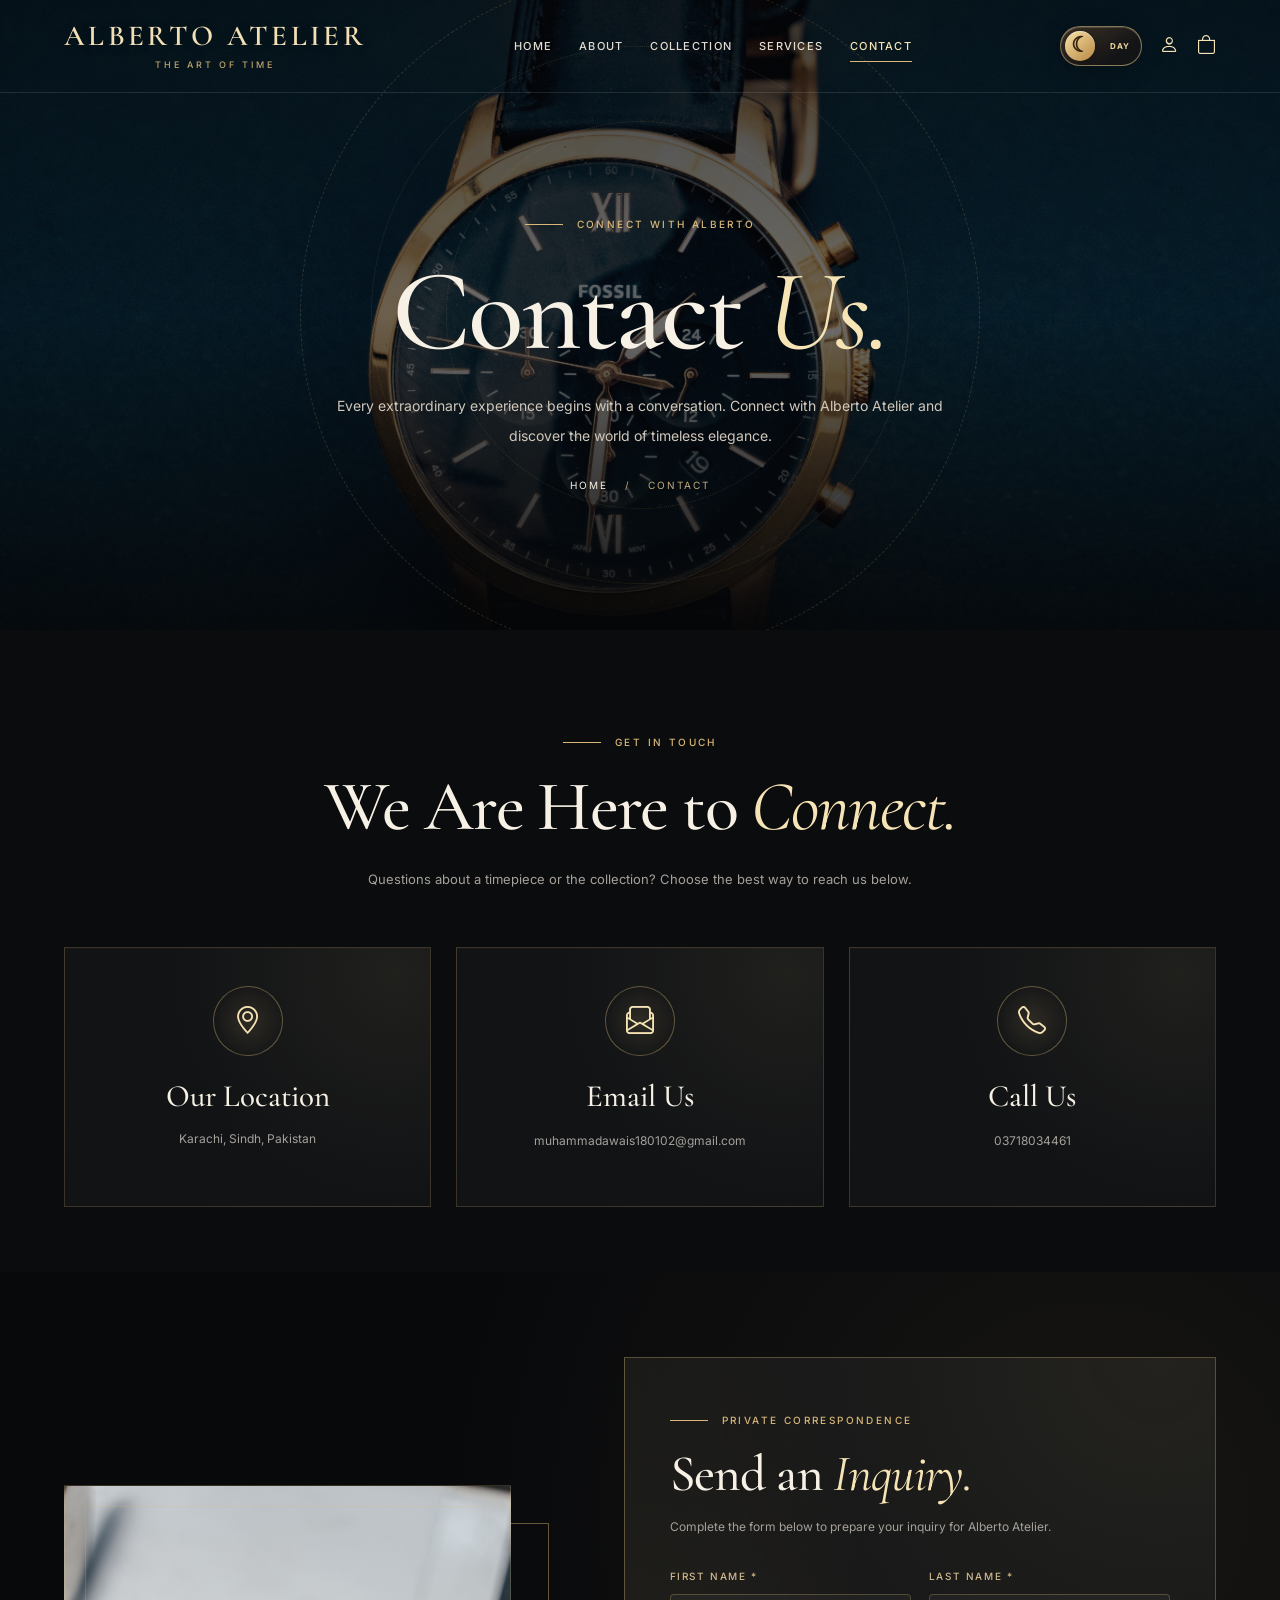
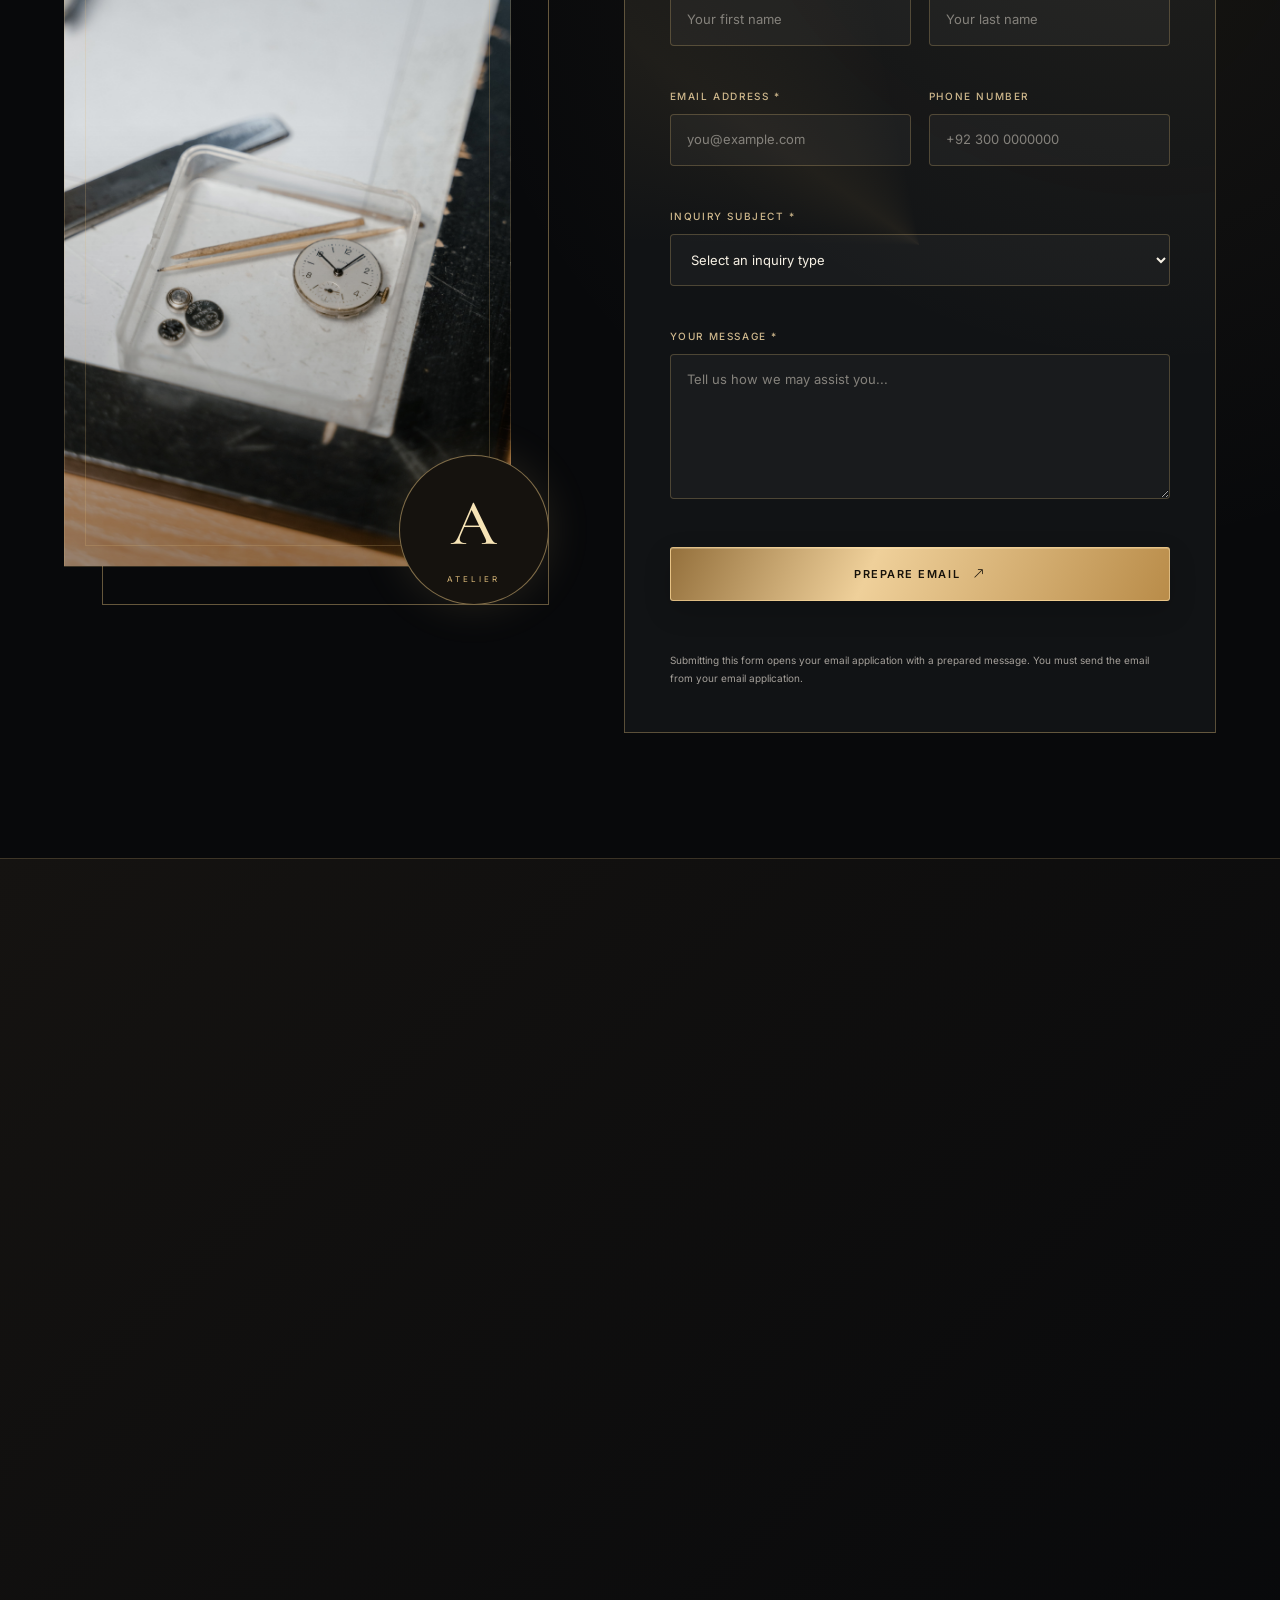
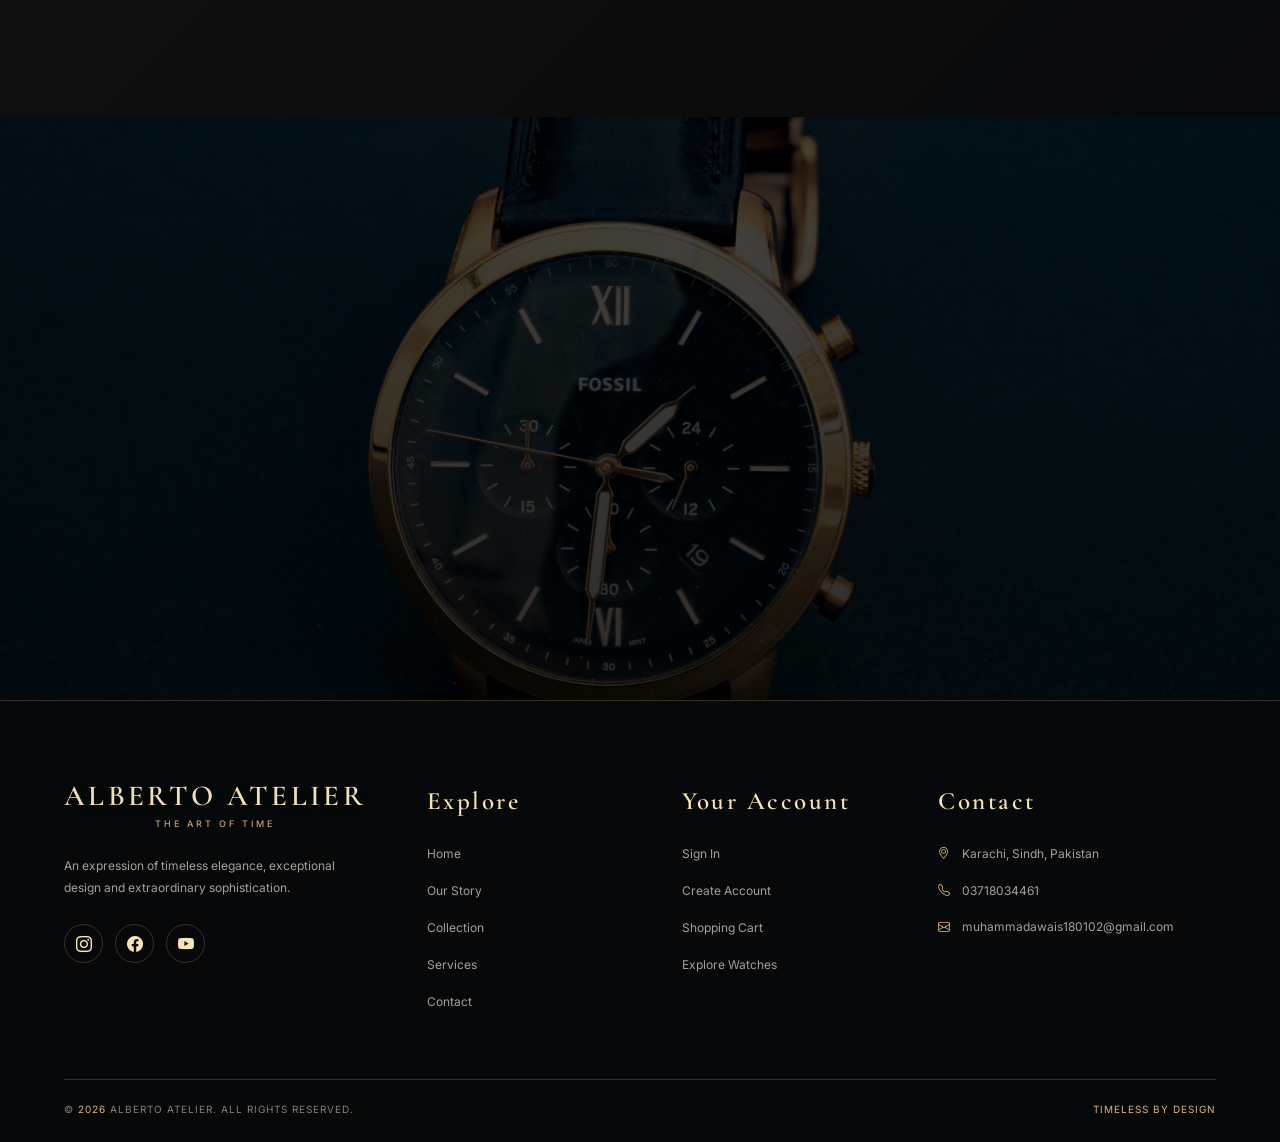
<file: pages/contact.html>
<!DOCTYPE html>

<html lang="en">

<head>

<meta charset="UTF-8">

<meta name="viewport" content="width=device-width, initial-scale=1.0">

<meta name="theme-color" content="#08090b">

<meta name="description" content="Connect with Alberto Atelier. Explore luxury watches, make inquiries and discover the art of time.">



<title>Contact Us | ALBERTO ATELIER</title>



<link rel="preconnect" href="https://fonts.googleapis.com">

<link rel="preconnect" href="https://fonts.gstatic.com" crossorigin>



<link href="https://fonts.googleapis.com/css2?family=Cormorant+Garamond:wght@400;500;600;700&family=Inter:wght@400;500;600;700&display=swap" rel="stylesheet">



<link href="https://cdn.jsdelivr.net/npm/bootstrap@5.3.3/dist/css/bootstrap.min.css" rel="stylesheet">



<link href="https://cdn.jsdelivr.net/npm/bootstrap-icons@1.11.3/font/bootstrap-icons.min.css" rel="stylesheet">



<link rel="stylesheet" href="../css/contact.css">


<link rel="stylesheet" href="../css/atelier-polish.css">
<script src="../js/theme.js"></script>
<link rel="stylesheet" href="../css/theme.css">
<link rel="stylesheet" href="../css/account-ui.css">
</head>



<body>



<!-- CINEMATIC BACKGROUND -->



<div class="cinematic-background" aria-hidden="true">

  <div class="ambient one"></div>

  <div class="ambient two"></div>

  <div class="particles" id="particles"></div>

</div>



<!-- NAVBAR -->



<header class="site-header" id="siteHeader">

  <div class="container-custom nav-inner">



    <a class="brand" href="../index.html">

      <span class="brand-name">ALBERTO ATELIER</span>

      <span class="brand-caption">THE ART OF TIME</span>

    </a>



    <nav class="nav-links" id="navLinks" aria-label="Main navigation">



      <a href="../index.html">Home</a>

      <a href="about.html">About</a>

      <a href="product.html">Collection</a>

      <a href="services.html">Services</a>

      <a href="contact.html" class="active" aria-current="page">Contact</a>



    </nav>



    <div class="nav-actions">
      <button type="button" class="aa-theme-switch" aria-label="Switch to light mode" aria-pressed="false" title="Switch to light mode">
          <span class="aa-theme-switch__track" aria-hidden="true">
            <span class="aa-theme-switch__label">DAY</span>
            <span class="aa-theme-switch__thumb"></span>
          </span>
        </button>




      <a href="login.html" class="nav-icon" data-aa-account-link aria-label="Account">

        <i class="bi bi-person"></i>

      </a>



      <a href="cart.html" class="nav-icon" aria-label="Shopping cart">

        <i class="bi bi-bag"></i>

        <span class="cart-count" id="cartCount">0</span>

      </a>



      <button class="menu-toggle"

              id="menuToggle"

              type="button"

              aria-label="Open menu"

              aria-controls="navLinks"

              aria-expanded="false">

        <i class="bi bi-list"></i>

      </button>



    </div>



  </div>

</header>



<main>



<!-- HERO -->



<section class="page-hero">



  <div class="hero-ring" aria-hidden="true"></div>



  <div class="container-custom hero-inner">



    <span class="eyebrow reveal">

      Connect With Alberto

    </span>



    <h1 class="reveal reveal-delay-1">

      Contact <em>Us.</em>

    </h1>



    <p class="reveal reveal-delay-2">

      Every extraordinary experience begins with

      a conversation. Connect with Alberto Atelier

      and discover the world of timeless elegance.

    </p>



    <div class="breadcrumbs reveal">

      <a href="../index.html">Home</a>

      <span>/</span>

      Contact

    </div>



  </div>

</section>



<!-- CONTACT INFORMATION -->



<section class="contact-info-section">



  <div class="container-custom">



    <div class="section-heading reveal">



      <span class="eyebrow">

        Get in Touch

      </span>



      <h2>

        We Are Here to <em>Connect.</em>

      </h2>



      <p>

        Questions about a timepiece or the collection?

        Choose the best way to reach us below.

      </p>



    </div>



    <div class="info-grid">



      <article class="info-card reveal">



        <div class="info-icon">

          <i class="bi bi-geo-alt"></i>

        </div>



        <h3>Our Location</h3>



        <p>

          Karachi, Sindh, Pakistan

        </p>



      </article>



      <article class="info-card reveal reveal-delay-1">



        <div class="info-icon">

          <i class="bi bi-envelope-paper"></i>

        </div>



        <h3>Email Us</h3>



        <a href="mailto:muhammadawais180102@gmail.com">

          muhammadawais180102@gmail.com

        </a>



      </article>



      <article class="info-card reveal reveal-delay-2">



        <div class="info-icon">

          <i class="bi bi-telephone"></i>

        </div>



        <h3>Call Us</h3>



        <a href="tel:+923718034461">

          03718034461

        </a>



      </article>



    </div>



  </div>



</section>



<!-- LUXURY CONTACT FORM -->



<section class="contact-section" id="contactFormSection">



  <div class="container-custom contact-grid">



    <!-- VISUAL -->



    <div class="contact-visual reveal">



      <div class="contact-image"></div>



      <div class="contact-image-border"></div>



      <div class="contact-seal">

        <strong>A</strong>

        <span>ATELIER</span>

      </div>



    </div>



    <!-- FORM -->



    <div class="contact-form-panel reveal reveal-delay-1">



      <div class="form-content">



        <div class="form-heading">



          <span class="eyebrow">

            Private Correspondence

          </span>



          <h2>

            Send an <em>Inquiry.</em>

          </h2>



          <p>

            Complete the form below to prepare

            your inquiry for Alberto Atelier.

          </p>



        </div>



        <form id="contactForm" novalidate>



          <div class="form-row">



            <div class="form-group">



              <label for="firstName">

                First Name *

              </label>



              <input

                type="text"

                id="firstName"

                name="firstName"

                class="form-control-luxury"

                placeholder="Your first name"

                autocomplete="given-name"

                maxlength="50"

                required>



              <span class="error-message" id="firstNameError"></span>



            </div>



            <div class="form-group">



              <label for="lastName">

                Last Name *

              </label>



              <input

                type="text"

                id="lastName"

                name="lastName"

                class="form-control-luxury"

                placeholder="Your last name"

                autocomplete="family-name"

                maxlength="50"

                required>



              <span class="error-message" id="lastNameError"></span>



            </div>



          </div>



          <div class="form-row">



            <div class="form-group">



              <label for="email">

                Email Address *

              </label>



              <input

                type="email"

                id="email"

                name="email"

                class="form-control-luxury"

                placeholder="you@example.com"

                autocomplete="email"

                maxlength="254"

                required>



              <span class="error-message" id="emailError"></span>



            </div>



            <div class="form-group">



              <label for="phone">

                Phone Number

              </label>



              <input

                type="tel"

                id="phone"

                name="phone"

                class="form-control-luxury"

                placeholder="+92 300 0000000"

                autocomplete="tel"

                maxlength="25">



              <span class="error-message" id="phoneError"></span>



            </div>



          </div>



          <div class="form-group">



            <label for="subject">

              Inquiry Subject *

            </label>



            <select

              id="subject"

              name="subject"

              class="form-control-luxury"

              required>



              <option value="">

                Select an inquiry type

              </option>



              <option value="General Inquiry">

                General Inquiry

              </option>



              <option value="Product Information">

                Product Information

              </option>



              <option value="Watch Collection">

                Watch Collection

              </option>



              <option value="Luxury Gifting">

                Luxury Gifting

              </option>



              <option value="Other">

                Other

              </option>



            </select>



            <span class="error-message" id="subjectError"></span>



          </div>



          <div class="form-group">



            <label for="message">

              Your Message *

            </label>



            <textarea

              id="message"

              name="message"

              class="form-control-luxury"

              placeholder="Tell us how we may assist you..."

              minlength="10"

              maxlength="2000"

              required></textarea>



            <span class="error-message" id="messageError"></span>



          </div>



          <button type="submit"

                  class="luxury-btn gold form-submit"

                  id="submitBtn">



            Prepare Email

            <i class="bi bi-arrow-up-right"></i>



          </button>



          <p class="form-feedback"

             id="formFeedback"

             role="status"

             aria-live="polite"></p>



          <p class="form-note">

            Submitting this form opens your email application

            with a prepared message. You must send the email

            from your email application.

          </p>



        </form>



      </div>



    </div>



  </div>



</section>



<!-- FAQ -->



<section class="faq-section">



  <div class="container-custom">



    <div class="section-heading reveal">



      <span class="eyebrow">

        Frequently Asked Questions

      </span>



      <h2>

        How May We <em>Assist?</em>

      </h2>



      <p>

        Find helpful information about

        exploring the Alberto Atelier collection.

      </p>



    </div>



    <div class="faq-wrap">



      <div class="faq-item reveal">



        <button class="faq-question"

                type="button"

                aria-expanded="false"

                aria-controls="faqAnswer1">



          How can I explore your watch collection?



          <i class="bi bi-plus-lg"></i>



        </button>



        <div class="faq-answer" id="faqAnswer1">



          <div class="faq-answer-inner">



            Visit our Collection page to explore

            the available digital watch listings,

            compare styles and select your

            favourite timepieces.



            <a href="product.html" class="aa-extracted-inline-contact-1">

              Explore Collection

            </a>



          </div>



        </div>



      </div>



      <div class="faq-item reveal">



        <button class="faq-question"

                type="button"

                aria-expanded="false"

                aria-controls="faqAnswer2">



          Can I save watches in my shopping cart?



          <i class="bi bi-plus-lg"></i>



        </button>



        <div class="faq-answer" id="faqAnswer2">



          <div class="faq-answer-inner">



            Yes. You can add selected watches

            to your shopping bag and adjust

            their quantities. The bag is stored

            in your browser. Checkout and online

            payment processing are not yet connected.



          </div>



        </div>



      </div>



      <div class="faq-item reveal">



        <button class="faq-question"

                type="button"

                aria-expanded="false"

                aria-controls="faqAnswer3">



          How can I ask about a particular watch?



          <i class="bi bi-plus-lg"></i>



        </button>



        <div class="faq-answer" id="faqAnswer3">



          <div class="faq-answer-inner">



            Use the inquiry form on this page

            and select Product Information

            as your subject. Include the

            watch name and any questions

            you would like to ask.



          </div>



        </div>



      </div>



      <div class="faq-item reveal">



        <button class="faq-question"

                type="button"

                aria-expanded="false"

                aria-controls="faqAnswer4">



          Can I contact Alberto Atelier by email?



          <i class="bi bi-plus-lg"></i>



        </button>



        <div class="faq-answer" id="faqAnswer4">



          <div class="faq-answer-inner">



            Yes. You can compose an email directly

            to muhammadawais180102@gmail.com

            or use the form above to prepare

            an email message.



          </div>



        </div>



      </div>



    </div>



  </div>



</section>



<!-- EDITORIAL CTA -->



<section class="editorial">



  <div class="container-custom">



    <div class="editorial-content reveal">



      <span class="eyebrow">

        A World of Distinction

      </span>



      <h2>

        Discover the

        <em>Extraordinary.</em>

      </h2>



      <p>

        Explore timeless elegance, refined

        craftsmanship-inspired design and

        the world of Alberto Atelier.

      </p>



      <a href="product.html" class="luxury-btn gold">



        Explore Collection

        <i class="bi bi-arrow-right"></i>



      </a>



    </div>



  </div>



</section>



</main>



<!-- FOOTER -->



<footer class="footer">



  <div class="container-custom">



    <div class="footer-grid">



      <div>



        <a href="../index.html" class="brand">

          <span class="brand-name">ALBERTO ATELIER</span>

          <span class="brand-caption">THE ART OF TIME</span>

        </a>



        <p class="footer-description">

          An expression of timeless elegance,

          exceptional design and extraordinary

          sophistication.

        </p>



        <div class="footer-socials">



          <a href="https://www.instagram.com/"

             target="_blank"

             rel="noopener noreferrer"

             aria-label="Instagram">

            <i class="bi bi-instagram"></i>

          </a>



          <a href="https://www.facebook.com/"

             target="_blank"

             rel="noopener noreferrer"

             aria-label="Facebook">

            <i class="bi bi-facebook"></i>

          </a>



          <a href="https://www.youtube.com/"

             target="_blank"

             rel="noopener noreferrer"

             aria-label="YouTube">

            <i class="bi bi-youtube"></i>

          </a>



        </div>



      </div>



      <div>



        <h4>Explore</h4>



        <div class="footer-links">



          <a href="../index.html">Home</a>

          <a href="about.html">Our Story</a>

          <a href="product.html">Collection</a>

          <a href="services.html">Services</a>

          <a href="contact.html">Contact</a>



        </div>



      </div>



      <div>



        <h4>Your Account</h4>



        <div class="footer-links">



          <a href="login.html">Sign In</a>

        <a href="login.html#register">Create Account</a>

          <a href="cart.html">Shopping Cart</a>

          <a href="product.html">Explore Watches</a>



        </div>



      </div>



      <div>



        <h4>Contact</h4>



        <div class="footer-contact">



          <p>

            <i class="bi bi-geo-alt"></i>

            Karachi, Sindh, Pakistan

          </p>



          <a href="tel:+923718034461">

            <i class="bi bi-telephone"></i>

            03718034461

          </a>



          <a href="mailto:muhammadawais180102@gmail.com">

            <i class="bi bi-envelope"></i>

            muhammadawais180102@gmail.com

          </a>



        </div>



      </div>



    </div>



    <div class="footer-bottom">



      <span>

        © <span id="currentYear"></span>

        ALBERTO ATELIER. ALL RIGHTS RESERVED.

      </span>



      <span>TIMELESS BY DESIGN</span>



    </div>



  </div>



</footer>



<!-- BACK TO TOP -->



<button class="back-top"

        id="backTop"

        type="button"

        aria-label="Back to top">



  <i class="bi bi-arrow-up"></i>



</button>



<script src="https://code.jquery.com/jquery-3.7.1.min.js"></script>



<script src="https://cdn.jsdelivr.net/npm/bootstrap@5.3.3/dist/js/bootstrap.bundle.min.js"></script>



<script src="../js/contact.js"></script>



<script src="../js/network-guard.js" defer></script>
<script src="../js/account-store.js" defer></script>
<script src="../js/account-nav.js" defer></script>
</body>

</html>
</file>
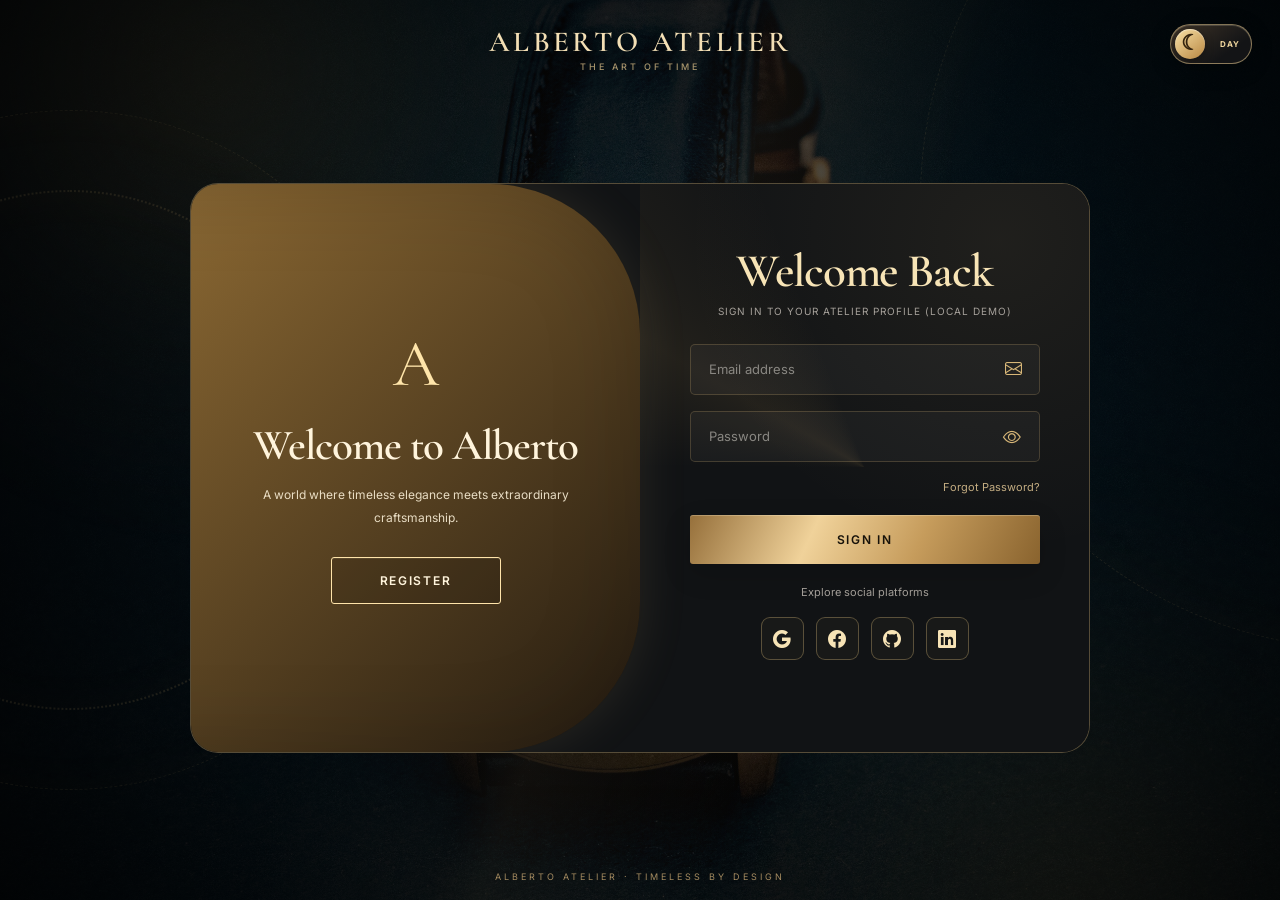
<file: pages/login.html>
<!DOCTYPE html>
<html lang="en">
<head>
<meta charset="UTF-8">
<meta name="viewport" content="width=device-width, initial-scale=1.0">
<meta name="theme-color" content="#08090b">
<meta name="description" content="Alberto Atelier private access and account registration.">
<title>Private Access | ALBERTO ATELIER</title>

<link rel="preconnect" href="https://fonts.googleapis.com">
<link rel="preconnect" href="https://fonts.gstatic.com" crossorigin>
<link href="https://fonts.googleapis.com/css2?family=Cormorant+Garamond:wght@400;500;600;700&family=Inter:wght@400;500;600;700&display=swap" rel="stylesheet">
<link href="https://cdn.jsdelivr.net/npm/bootstrap-icons@1.11.3/font/bootstrap-icons.min.css" rel="stylesheet">

<link rel="stylesheet" href="../css/login.css">

<link rel="stylesheet" href="../css/atelier-polish.css">
<script src="../js/theme.js"></script>
<link rel="stylesheet" href="../css/theme.css">
<link rel="stylesheet" href="../css/account-ui.css">
</head>

<body>

<!-- BACKGROUND -->
<div class="cinematic-bg" aria-hidden="true">
  <div class="watch-image"></div>
  <div class="watch-image second"></div>
  <div class="ambient-light one"></div>
  <div class="ambient-light two"></div>
  <div class="mechanical-ring ring-one"></div>
  <div class="mechanical-ring ring-two"></div>
  <div class="mechanical-ring ring-three"></div>
  <div class="light-sweep"></div>
  <div class="particles" id="particles"></div>
  <div class="vignette"></div>
</div>

<!-- BRAND -->
<header class="brand-heading">
  <a href="../index.html">ALBERTO ATELIER</a>
  <span>THE ART OF TIME</span>
</header>

<button type="button" class="aa-theme-switch aa-theme-switch--auth" aria-label="Switch to light mode" aria-pressed="false" title="Switch to light mode">
          <span class="aa-theme-switch__track" aria-hidden="true">
            <span class="aa-theme-switch__label">DAY</span>
            <span class="aa-theme-switch__thumb"></span>
          </span>
        </button>

<!-- LOGIN / REGISTER -->
<main class="auth-container" id="container">

  <section class="form-box login">
    <form id="loginForm" autocomplete="on">

      <h1>Welcome Back</h1>
      <p class="form-subtitle">SIGN IN TO YOUR ATELIER PROFILE (LOCAL DEMO)</p>

      <div class="input-box">
        <input type="email"
               id="loginEmail"
               placeholder="Email address"
               autocomplete="email"
               required>
        <i class="bi bi-envelope"></i>
      </div>

      <div class="input-box">
        <input type="password"
               id="loginPassword"
               placeholder="Password"
               autocomplete="current-password"
               required>
        <button type="button"
                class="password-toggle"
                data-password="loginPassword"
                aria-label="Show password">
          <i class="bi bi-eye"></i>
        </button>
      </div>

      <div class="forgot-link">
        <a href="#" id="forgotLink">Forgot Password?</a>
      </div>

      <button type="submit" class="primary-btn">
        Sign In
      </button>

      <p class="social-label">Explore social platforms</p>

      <div class="social-icons">
        <a href="https://accounts.google.com/"
           target="_blank" rel="noopener noreferrer"
           class="google" aria-label="Google website">
          <i class="bi bi-google"></i>
        </a>
        <a href="https://www.facebook.com/"
           target="_blank" rel="noopener noreferrer"
           class="facebook" aria-label="Facebook website">
          <i class="bi bi-facebook"></i>
        </a>
        <a href="https://github.com/login"
           target="_blank" rel="noopener noreferrer"
           class="github" aria-label="GitHub website">
          <i class="bi bi-github"></i>
        </a>
        <a href="https://www.linkedin.com/login"
           target="_blank" rel="noopener noreferrer"
           class="linkedin" aria-label="LinkedIn website">
          <i class="bi bi-linkedin"></i>
        </a>
      </div>

      <p class="message" id="loginMessage"
         role="status" aria-live="polite"></p>

    </form>
  </section>

  <section class="form-box register">
    <form id="registerForm" autocomplete="on">

      <h1>Join The Atelier</h1>
      <p class="form-subtitle">CREATE A LOCAL DEMO PROFILE</p>

      <div class="input-box">
        <input type="text"
               id="registerName"
               placeholder="Full name"
               autocomplete="name"
               required>
        <i class="bi bi-person"></i>
      </div>

      <div class="input-box">
        <input type="email"
               id="registerEmail"
               placeholder="Email address"
               autocomplete="email"
               required>
        <i class="bi bi-envelope"></i>
      </div>

      <div class="input-box">
        <input type="password"
               id="registerPassword"
               placeholder="Create password"
               autocomplete="new-password"
               minlength="8"
               required>
        <button type="button"
                class="password-toggle"
                data-password="registerPassword"
                aria-label="Show password">
          <i class="bi bi-eye"></i>
        </button>
      </div>

      <button type="submit" class="primary-btn">
        Create Account
      </button>

      <p class="social-label">Explore social platforms</p>

      <div class="social-icons">
        <a href="https://accounts.google.com/"
           target="_blank" rel="noopener noreferrer"
           class="google" aria-label="Google website">
          <i class="bi bi-google"></i>
        </a>
        <a href="https://www.facebook.com/"
           target="_blank" rel="noopener noreferrer"
           class="facebook" aria-label="Facebook website">
          <i class="bi bi-facebook"></i>
        </a>
        <a href="https://github.com/login"
           target="_blank" rel="noopener noreferrer"
           class="github" aria-label="GitHub website">
          <i class="bi bi-github"></i>
        </a>
        <a href="https://www.linkedin.com/login"
           target="_blank" rel="noopener noreferrer"
           class="linkedin" aria-label="LinkedIn website">
          <i class="bi bi-linkedin"></i>
        </a>
      </div>

      <p class="message" id="registerMessage"
         role="status" aria-live="polite"></p>

    </form>
  </section>

  <div class="toggle-box">

    <div class="toggle-panel toggle-left">
      <div class="monogram">A</div>
      <h2>Welcome to Alberto</h2>
      <p>
        A world where timeless elegance
        meets extraordinary craftsmanship.
      </p>
      <button type="button" class="outline-btn register-btn">
        Register
      </button>
    </div>

    <div class="toggle-panel toggle-right">
      <div class="monogram">A</div>
      <h2>Welcome Back</h2>
      <p>
        Your exclusive journey through
        the art of time continues.
      </p>
      <button type="button" class="outline-btn login-btn">
        Login
      </button>
    </div>

  </div>


  <section id="profilePanel" class="aa-profile-panel" hidden aria-live="polite">
    <div class="aa-profile-monogram" aria-hidden="true">A</div>
    <p class="aa-profile-eyebrow">YOUR ATELIER PROFILE · LOCAL DEMO</p>
    <h2 id="profileGreeting">Welcome Back</h2>
    <p class="aa-profile-copy" id="profileEmail"></p>
    <div class="aa-profile-actions">
      <a href="../index.html" class="aa-profile-link">Continue Exploring <i class="bi bi-arrow-right"></i></a>
      <button type="button" id="signOutBtn" class="aa-profile-signout">Sign Out</button>
    </div>
    <p class="aa-profile-disclaimer">This account exists only in this browser. No online account or real authentication service is connected.</p>
  </section>

</main>

<div class="edition-label">
  ALBERTO ATELIER · TIMELESS BY DESIGN
</div>

<script src="../js/account-store.js"></script>
<script src="../js/login.js"></script>
<script src="../js/network-guard.js" defer></script>
</body>
</html>
</file>
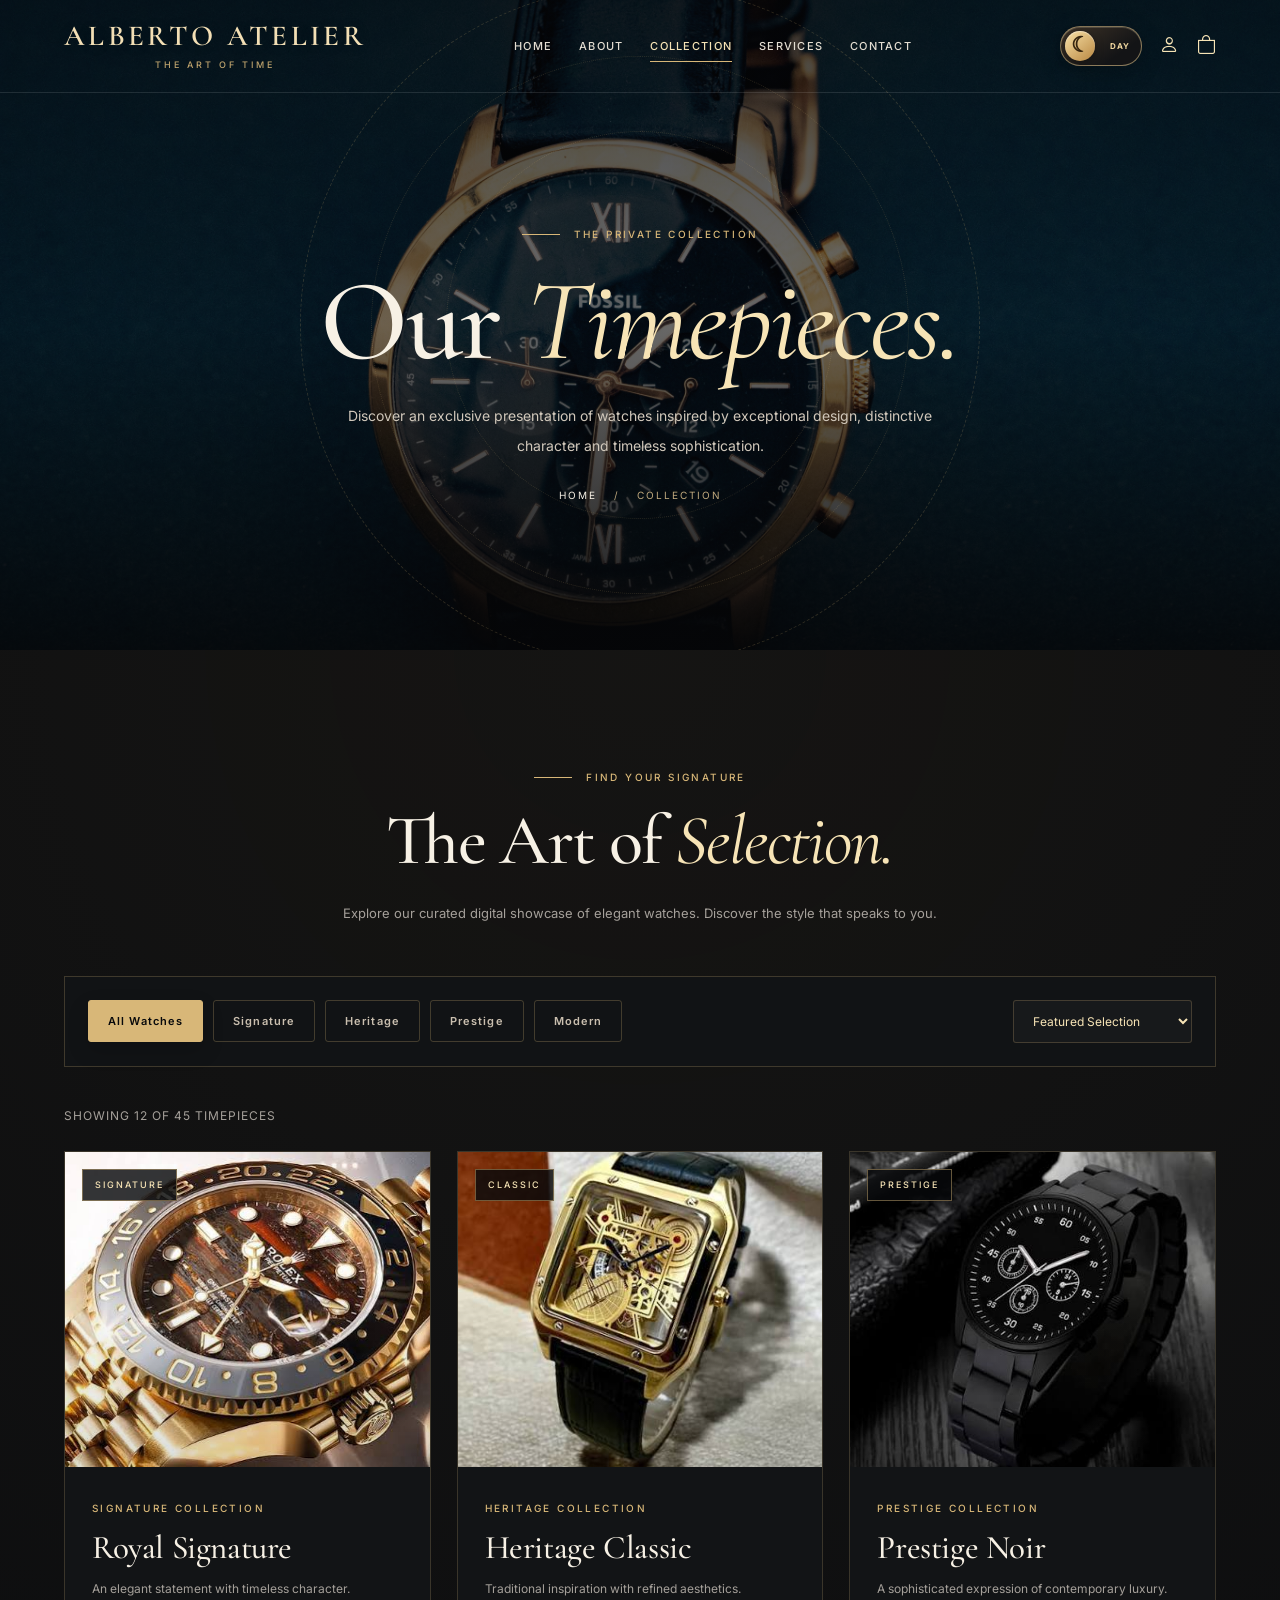
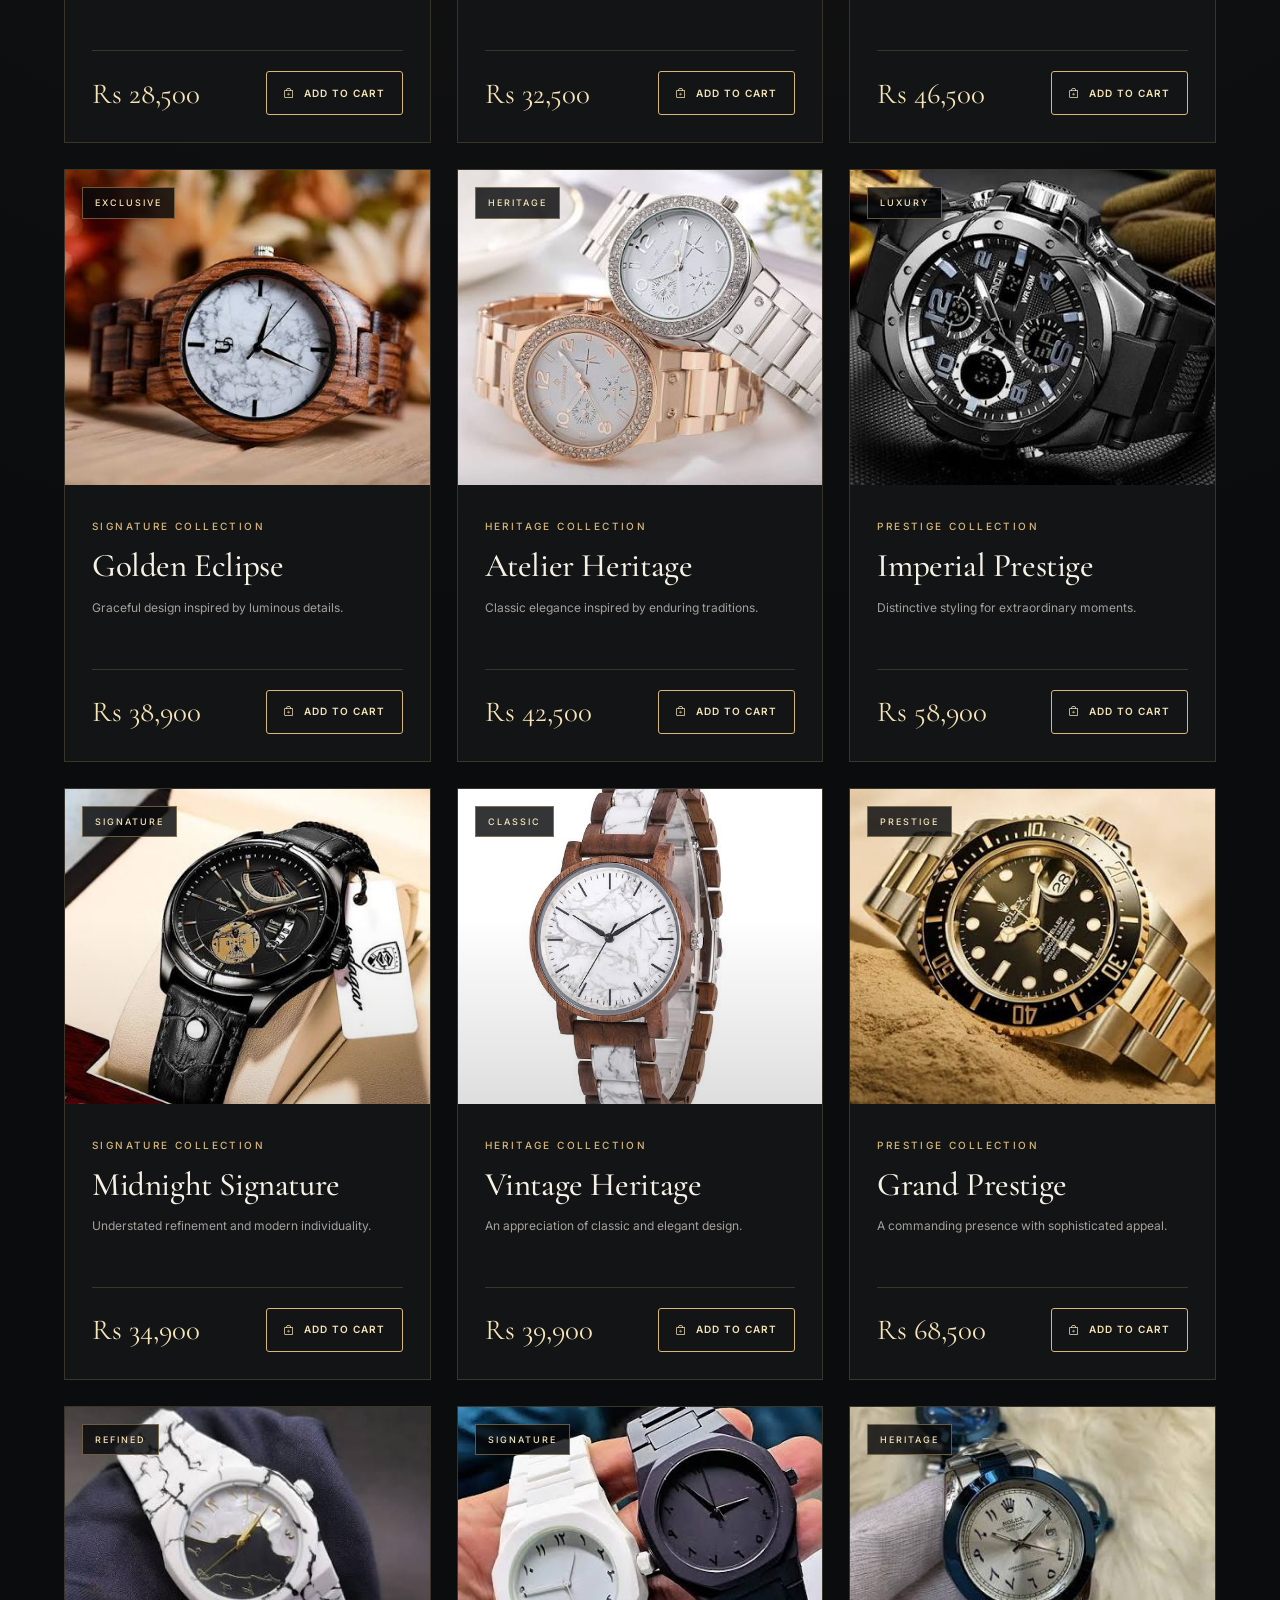
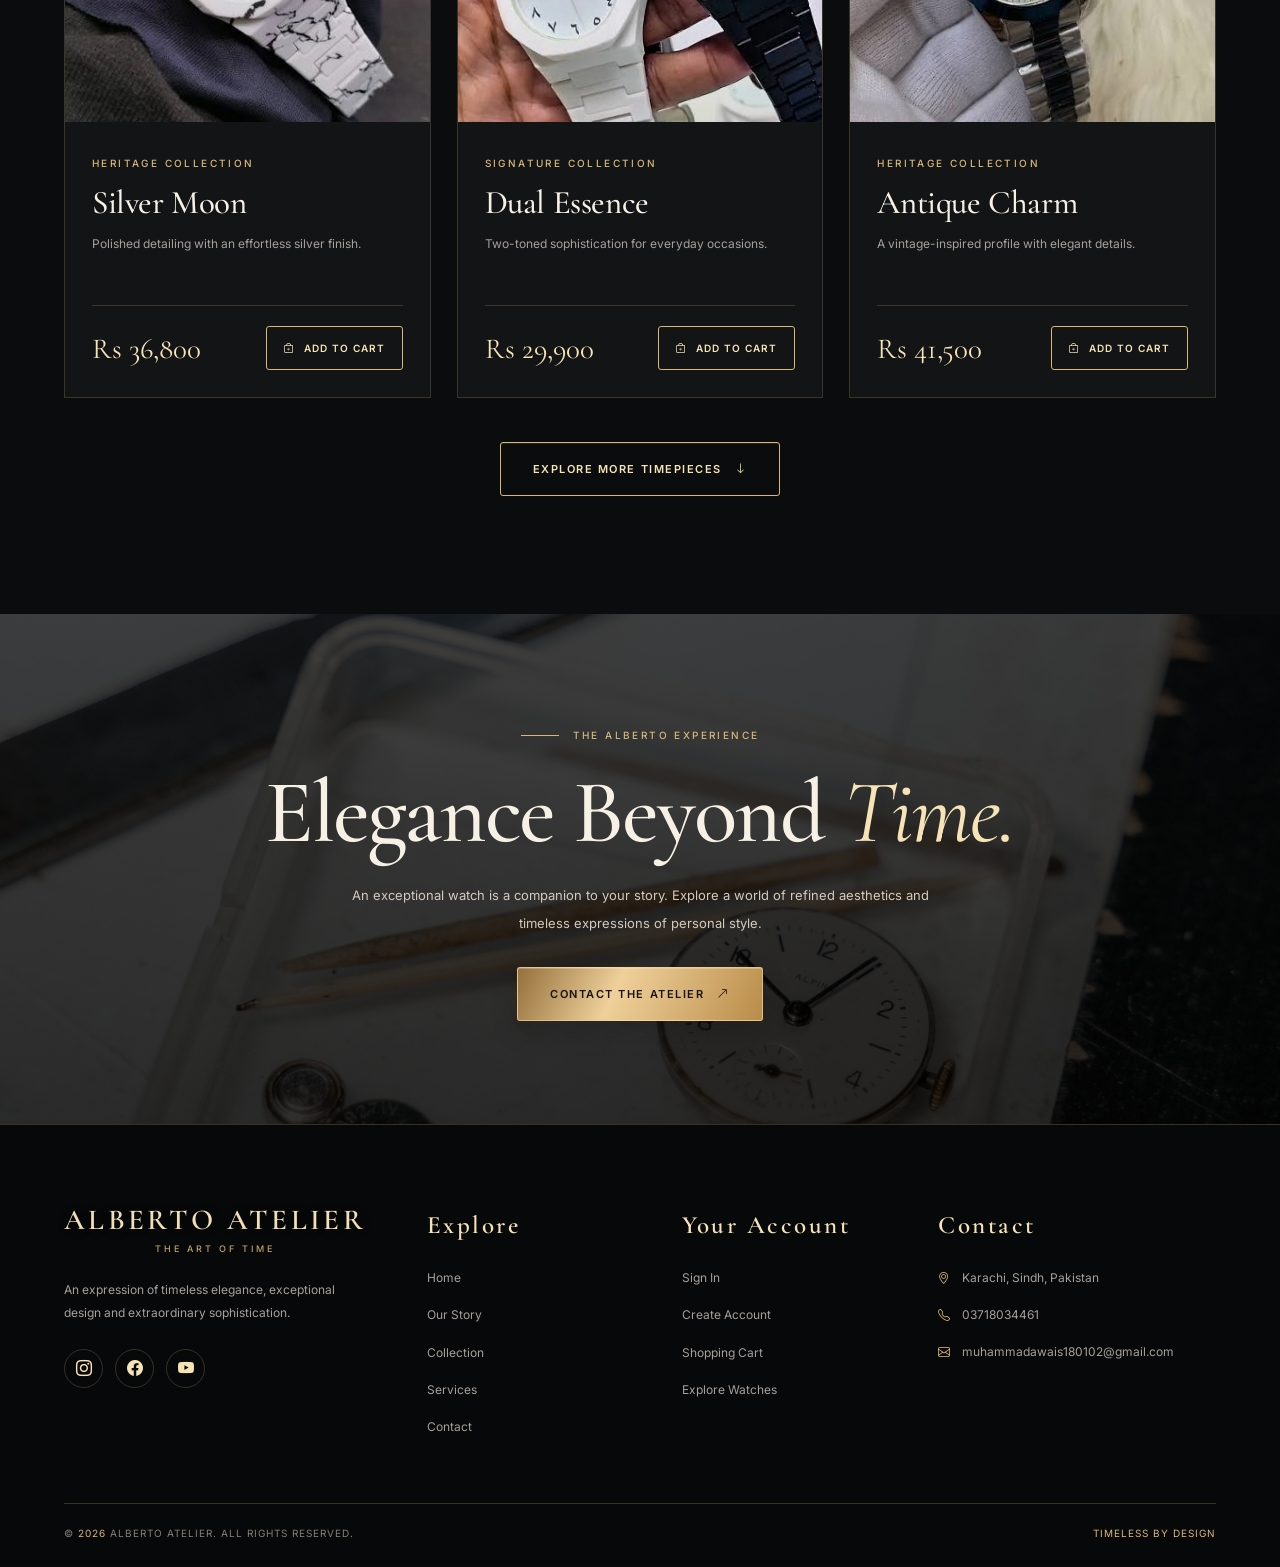
<file: pages/product.html>
<!DOCTYPE html>

<html lang="en">

<head>

<meta charset="UTF-8">

<meta name="viewport" content="width=device-width, initial-scale=1.0">

<meta name="theme-color" content="#08090b">

<meta name="description" content="Explore the Alberto Atelier luxury watch collection.">

<title>Luxury Collection | ALBERTO ATELIER</title>



<link rel="preconnect" href="https://fonts.googleapis.com">

<link rel="preconnect" href="https://fonts.gstatic.com" crossorigin>

<link href="https://fonts.googleapis.com/css2?family=Cormorant+Garamond:wght@400;500;600;700&family=Inter:wght@400;500;600;700&display=swap" rel="stylesheet">

<link href="https://cdn.jsdelivr.net/npm/bootstrap@5.3.3/dist/css/bootstrap.min.css" rel="stylesheet">

<link href="https://cdn.jsdelivr.net/npm/bootstrap-icons@1.11.3/font/bootstrap-icons.min.css" rel="stylesheet">



<link rel="stylesheet" href="../css/product.css">

  <!-- Video-inspired cart box / trolley animation: no button restyling -->
  <link rel="stylesheet" href="../css/cart-motion.css">

<link rel="stylesheet" href="../css/atelier-polish.css">
<script src="../js/theme.js"></script>
<link rel="stylesheet" href="../css/theme.css">
<link rel="stylesheet" href="../css/account-ui.css">
</head>



<body>



<div class="cinematic-background" aria-hidden="true">

  <div class="ambient one"></div>

  <div class="ambient two"></div>

  <div class="particles" id="particles"></div>

</div>



<!-- NAVBAR -->

<header class="site-header" id="siteHeader">

  <div class="container-custom nav-inner">

    <a class="brand" href="../index.html">

      <span class="brand-name">ALBERTO ATELIER</span>

      <span class="brand-caption">THE ART OF TIME</span>

    </a>



    <nav class="nav-links" id="navLinks" aria-label="Main navigation">

      <a href="../index.html">Home</a>

      <a href="about.html">About</a>

      <a href="product.html" class="active" aria-current="page">Collection</a>

      <a href="services.html">Services</a>

      <a href="contact.html">Contact</a>

    </nav>



    <div class="nav-actions">
      <button type="button" class="aa-theme-switch" aria-label="Switch to light mode" aria-pressed="false" title="Switch to light mode">
          <span class="aa-theme-switch__track" aria-hidden="true">
            <span class="aa-theme-switch__label">DAY</span>
            <span class="aa-theme-switch__thumb"></span>
          </span>
        </button>


      <a href="login.html" class="nav-icon" data-aa-account-link aria-label="Account">

        <i class="bi bi-person"></i>

      </a>

      <a href="cart.html" class="nav-icon" aria-label="Shopping cart">

        <i class="bi bi-bag"></i>

        <span class="cart-count" id="cartCount">0</span>

      </a>

      <button class="menu-toggle" id="menuToggle"

              type="button" aria-label="Open menu"

              aria-controls="navLinks" aria-expanded="false">

        <i class="bi bi-list"></i>

      </button>

    </div>

  </div>

</header>



<main>



<!-- HERO -->

<section class="page-hero">

  <div class="hero-ring" aria-hidden="true"></div>

  <div class="container-custom hero-inner">

    <span class="eyebrow reveal">The Private Collection</span>

    <h1 class="reveal reveal-delay-1">

      Our <em>Timepieces.</em>

    </h1>

    <p class="reveal reveal-delay-2">

      Discover an exclusive presentation of watches

      inspired by exceptional design, distinctive

      character and timeless sophistication.

    </p>

    <div class="breadcrumbs reveal">

      <a href="../index.html">Home</a>

      <span>/</span>

      Collection

    </div>

  </div>

</section>



<!-- PRODUCTS -->

<section class="collection-section section-padding">

  <div class="container-custom">



    <div class="section-heading reveal">

      <span class="eyebrow">Find Your Signature</span>

      <h2>

        The Art of <em>Selection.</em>

      </h2>

      <p>

        Explore our curated digital showcase of elegant

        watches. Discover the style that speaks to you.

      </p>

    </div>



    <div class="filter-bar reveal">

      <div class="filter-buttons" role="group" aria-label="Filter collections">

        <button class="filter-btn active" type="button" data-filter="all" aria-pressed="true">All Watches</button>

        <button class="filter-btn" type="button" data-filter="signature" aria-pressed="false">Signature</button>

        <button class="filter-btn" type="button" data-filter="heritage" aria-pressed="false">Heritage</button>

        <button class="filter-btn" type="button" data-filter="prestige" aria-pressed="false">Prestige</button>
        <button class="filter-btn" type="button" data-filter="modern" aria-pressed="false">Modern</button>

      </div>



      <select class="sort-select" id="priceFilter" aria-label="Sort products">

        <option value="default">Featured Selection</option>

        <option value="low">Price: Low to High</option>

        <option value="high">Price: High to Low</option>

        <option value="name">Name: A to Z</option>

      </select>

    </div>



    <p class="result-count" id="resultCount" aria-live="polite"></p>



    <div class="product-grid" id="productGrid"></div>
    <div class="catalog-more" id="catalogMoreWrap" hidden>
      <button class="luxury-btn outline" id="loadMoreProducts" type="button">Explore More Timepieces <i class="bi bi-arrow-down"></i></button>
    </div>



  </div>

</section>



<!-- EXPERIENCE -->

<section class="experience">

  <div class="container-custom">

    <div class="experience-content reveal">

      <span class="eyebrow">The Alberto Experience</span>

      <h2>Elegance Beyond <em>Time.</em></h2>

      <p>

        An exceptional watch is a companion to your story.

        Explore a world of refined aesthetics and timeless

        expressions of personal style.

      </p>

      <a href="contact.html" class="luxury-btn gold">

        Contact the Atelier

        <i class="bi bi-arrow-up-right"></i>

      </a>

    </div>

  </div>

</section>



</main>



<!-- FOOTER -->

<footer class="footer">

  <div class="container-custom">



    <div class="footer-grid">

      <div>

        <a href="../index.html" class="brand">

          <span class="brand-name">ALBERTO ATELIER</span>

          <span class="brand-caption">THE ART OF TIME</span>

        </a>

        <p class="footer-description">

          An expression of timeless elegance,

          exceptional design and extraordinary sophistication.

        </p>

        <div class="footer-socials">

          <a href="https://www.instagram.com/" target="_blank"

             rel="noopener noreferrer" aria-label="Instagram">

            <i class="bi bi-instagram"></i>

          </a>

          <a href="https://www.facebook.com/" target="_blank"

             rel="noopener noreferrer" aria-label="Facebook">

            <i class="bi bi-facebook"></i>

          </a>

          <a href="https://www.youtube.com/" target="_blank"

             rel="noopener noreferrer" aria-label="YouTube">

            <i class="bi bi-youtube"></i>

          </a>

        </div>

      </div>



      <div>

        <h4>Explore</h4>

        <div class="footer-links">

          <a href="../index.html">Home</a>

          <a href="about.html">Our Story</a>

          <a href="product.html">Collection</a>

          <a href="services.html">Services</a>

          <a href="contact.html">Contact</a>

        </div>

      </div>



      <div>

        <h4>Your Account</h4>

        <div class="footer-links">

          <a href="login.html">Sign In</a>

          <a href="login.html#register">Create Account</a>

          <a href="cart.html">Shopping Cart</a>

          <a href="product.html">Explore Watches</a>

        </div>

      </div>



      <div>

        <h4>Contact</h4>

        <div class="footer-contact">

          <p>

            <i class="bi bi-geo-alt"></i>

            Karachi, Sindh, Pakistan

          </p>

          <a href="tel:+923718034461">

            <i class="bi bi-telephone"></i>

            03718034461

          </a>

          <a href="mailto:muhammadawais180102@gmail.com">

            <i class="bi bi-envelope"></i>

            muhammadawais180102@gmail.com

          </a>

        </div>

      </div>

    </div>



    <div class="footer-bottom">

      <span>

        © <span id="currentYear"></span>

        ALBERTO ATELIER. ALL RIGHTS RESERVED.

      </span>

      <span>TIMELESS BY DESIGN</span>

    </div>



  </div>

</footer>



<div class="cart-announce" id="cartAnnouncement" role="status" aria-live="polite"></div>



<button class="back-top" id="backTop"

        type="button" aria-label="Back to top">

  <i class="bi bi-arrow-up"></i>

</button>



<script src="https://code.jquery.com/jquery-3.7.1.min.js"></script>

<script src="https://cdn.jsdelivr.net/npm/bootstrap@5.3.3/dist/js/bootstrap.bundle.min.js"></script>



<script src="../js/product-catalog.js"></script>

<script src="../js/product.js"></script>



<script src="../js/cart-motion.js" defer></script>
<script src="../js/network-guard.js" defer></script>
<script src="../js/account-store.js" defer></script>
<script src="../js/account-nav.js" defer></script>
</body>

</html>
</file>
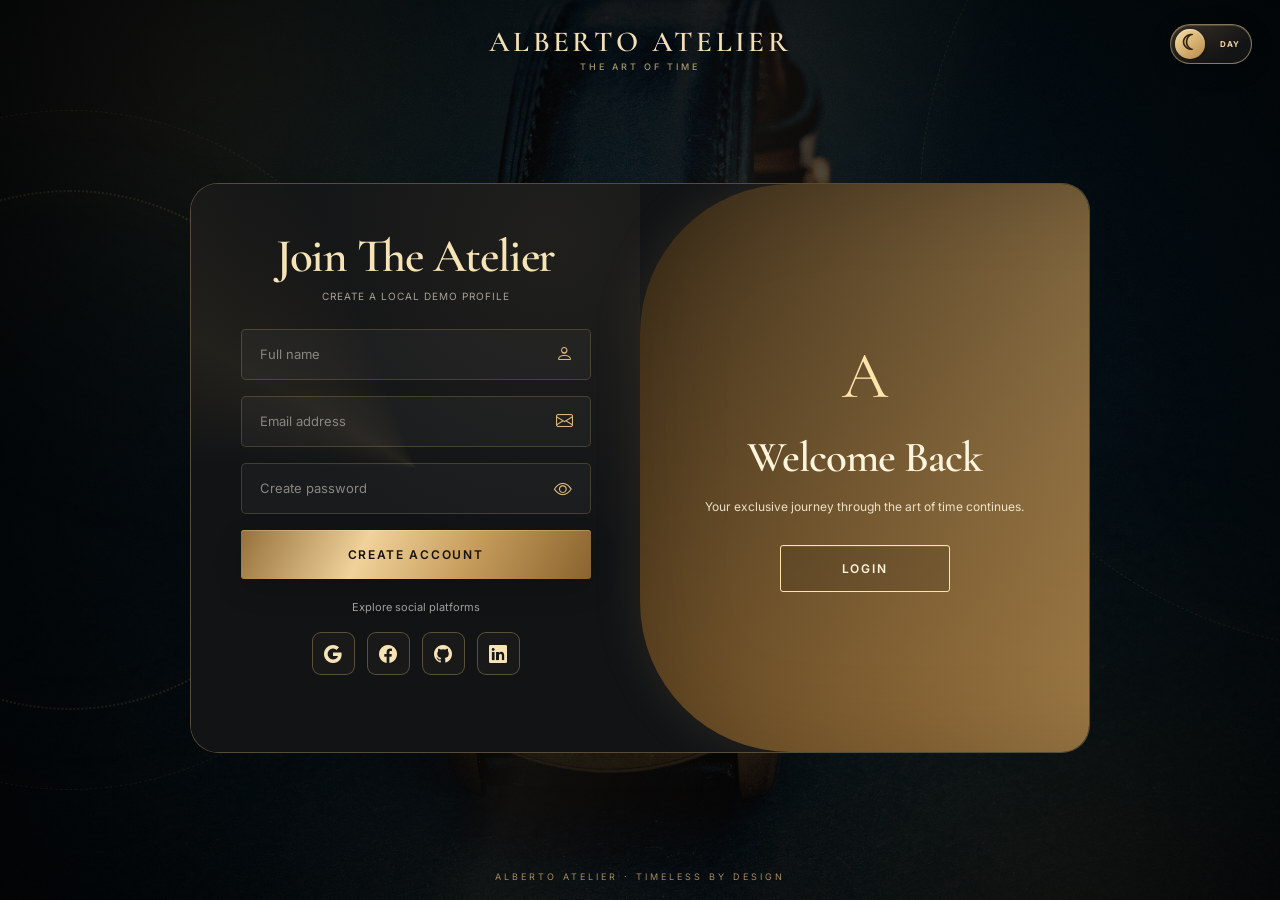
<file: pages/register.html>
<!DOCTYPE html>
<html lang="en">
<head>
<meta charset="UTF-8">
<meta name="viewport" content="width=device-width, initial-scale=1.0">
<meta name="theme-color" content="#08090b">
<meta name="description" content="Alberto Atelier private access and account registration.">
<title>Create Account | ALBERTO ATELIER</title>

<link rel="preconnect" href="https://fonts.googleapis.com">
<link rel="preconnect" href="https://fonts.gstatic.com" crossorigin>
<link href="https://fonts.googleapis.com/css2?family=Cormorant+Garamond:wght@400;500;600;700&family=Inter:wght@400;500;600;700&display=swap" rel="stylesheet">
<link href="https://cdn.jsdelivr.net/npm/bootstrap-icons@1.11.3/font/bootstrap-icons.min.css" rel="stylesheet">

<link rel="stylesheet" href="../css/login.css">

<link rel="stylesheet" href="../css/atelier-polish.css">
<script src="../js/theme.js"></script>
<link rel="stylesheet" href="../css/theme.css">
<link rel="stylesheet" href="../css/account-ui.css">
</head>

<body>

<!-- BACKGROUND -->
<div class="cinematic-bg" aria-hidden="true">
  <div class="watch-image"></div>
  <div class="watch-image second"></div>
  <div class="ambient-light one"></div>
  <div class="ambient-light two"></div>
  <div class="mechanical-ring ring-one"></div>
  <div class="mechanical-ring ring-two"></div>
  <div class="mechanical-ring ring-three"></div>
  <div class="light-sweep"></div>
  <div class="particles" id="particles"></div>
  <div class="vignette"></div>
</div>

<!-- BRAND -->
<header class="brand-heading">
  <a href="../index.html">ALBERTO ATELIER</a>
  <span>THE ART OF TIME</span>
</header>

<button type="button" class="aa-theme-switch aa-theme-switch--auth" aria-label="Switch to light mode" aria-pressed="false" title="Switch to light mode">
          <span class="aa-theme-switch__track" aria-hidden="true">
            <span class="aa-theme-switch__label">DAY</span>
            <span class="aa-theme-switch__thumb"></span>
          </span>
        </button>

<!-- LOGIN / REGISTER -->
<main class="auth-container active" id="container">

  <section class="form-box login">
    <form id="loginForm" autocomplete="on">

      <h1>Welcome Back</h1>
      <p class="form-subtitle">SIGN IN TO YOUR ATELIER PROFILE (LOCAL DEMO)</p>

      <div class="input-box">
        <input type="email"
               id="loginEmail"
               placeholder="Email address"
               autocomplete="email"
               required>
        <i class="bi bi-envelope"></i>
      </div>

      <div class="input-box">
        <input type="password"
               id="loginPassword"
               placeholder="Password"
               autocomplete="current-password"
               required>
        <button type="button"
                class="password-toggle"
                data-password="loginPassword"
                aria-label="Show password">
          <i class="bi bi-eye"></i>
        </button>
      </div>

      <div class="forgot-link">
        <a href="#" id="forgotLink">Forgot Password?</a>
      </div>

      <button type="submit" class="primary-btn">
        Sign In
      </button>

      <p class="social-label">Explore social platforms</p>

      <div class="social-icons">
        <a href="https://accounts.google.com/"
           target="_blank" rel="noopener noreferrer"
           class="google" aria-label="Google website">
          <i class="bi bi-google"></i>
        </a>
        <a href="https://www.facebook.com/"
           target="_blank" rel="noopener noreferrer"
           class="facebook" aria-label="Facebook website">
          <i class="bi bi-facebook"></i>
        </a>
        <a href="https://github.com/login"
           target="_blank" rel="noopener noreferrer"
           class="github" aria-label="GitHub website">
          <i class="bi bi-github"></i>
        </a>
        <a href="https://www.linkedin.com/login"
           target="_blank" rel="noopener noreferrer"
           class="linkedin" aria-label="LinkedIn website">
          <i class="bi bi-linkedin"></i>
        </a>
      </div>

      <p class="message" id="loginMessage"
         role="status" aria-live="polite"></p>

    </form>
  </section>

  <section class="form-box register">
    <form id="registerForm" autocomplete="on">

      <h1>Join The Atelier</h1>
      <p class="form-subtitle">CREATE A LOCAL DEMO PROFILE</p>

      <div class="input-box">
        <input type="text"
               id="registerName"
               placeholder="Full name"
               autocomplete="name"
               required>
        <i class="bi bi-person"></i>
      </div>

      <div class="input-box">
        <input type="email"
               id="registerEmail"
               placeholder="Email address"
               autocomplete="email"
               required>
        <i class="bi bi-envelope"></i>
      </div>

      <div class="input-box">
        <input type="password"
               id="registerPassword"
               placeholder="Create password"
               autocomplete="new-password"
               minlength="8"
               required>
        <button type="button"
                class="password-toggle"
                data-password="registerPassword"
                aria-label="Show password">
          <i class="bi bi-eye"></i>
        </button>
      </div>

      <button type="submit" class="primary-btn">
        Create Account
      </button>

      <p class="social-label">Explore social platforms</p>

      <div class="social-icons">
        <a href="https://accounts.google.com/"
           target="_blank" rel="noopener noreferrer"
           class="google" aria-label="Google website">
          <i class="bi bi-google"></i>
        </a>
        <a href="https://www.facebook.com/"
           target="_blank" rel="noopener noreferrer"
           class="facebook" aria-label="Facebook website">
          <i class="bi bi-facebook"></i>
        </a>
        <a href="https://github.com/login"
           target="_blank" rel="noopener noreferrer"
           class="github" aria-label="GitHub website">
          <i class="bi bi-github"></i>
        </a>
        <a href="https://www.linkedin.com/login"
           target="_blank" rel="noopener noreferrer"
           class="linkedin" aria-label="LinkedIn website">
          <i class="bi bi-linkedin"></i>
        </a>
      </div>

      <p class="message" id="registerMessage"
         role="status" aria-live="polite"></p>

    </form>
  </section>

  <div class="toggle-box">

    <div class="toggle-panel toggle-left">
      <div class="monogram">A</div>
      <h2>Welcome to Alberto</h2>
      <p>
        A world where timeless elegance
        meets extraordinary craftsmanship.
      </p>
      <button type="button" class="outline-btn register-btn">
        Register
      </button>
    </div>

    <div class="toggle-panel toggle-right">
      <div class="monogram">A</div>
      <h2>Welcome Back</h2>
      <p>
        Your exclusive journey through
        the art of time continues.
      </p>
      <button type="button" class="outline-btn login-btn">
        Login
      </button>
    </div>

  </div>


  <section id="profilePanel" class="aa-profile-panel" hidden aria-live="polite">
    <div class="aa-profile-monogram" aria-hidden="true">A</div>
    <p class="aa-profile-eyebrow">YOUR ATELIER PROFILE · LOCAL DEMO</p>
    <h2 id="profileGreeting">Welcome Back</h2>
    <p class="aa-profile-copy" id="profileEmail"></p>
    <div class="aa-profile-actions">
      <a href="../index.html" class="aa-profile-link">Continue Exploring <i class="bi bi-arrow-right"></i></a>
      <button type="button" id="signOutBtn" class="aa-profile-signout">Sign Out</button>
    </div>
    <p class="aa-profile-disclaimer">This account exists only in this browser. No online account or real authentication service is connected.</p>
  </section>

</main>

<div class="edition-label">
  ALBERTO ATELIER · TIMELESS BY DESIGN
</div>

<script src="../js/account-store.js"></script>
<script src="../js/login.js"></script>
<script src="../js/network-guard.js" defer></script>
</body>
</html>
</file>
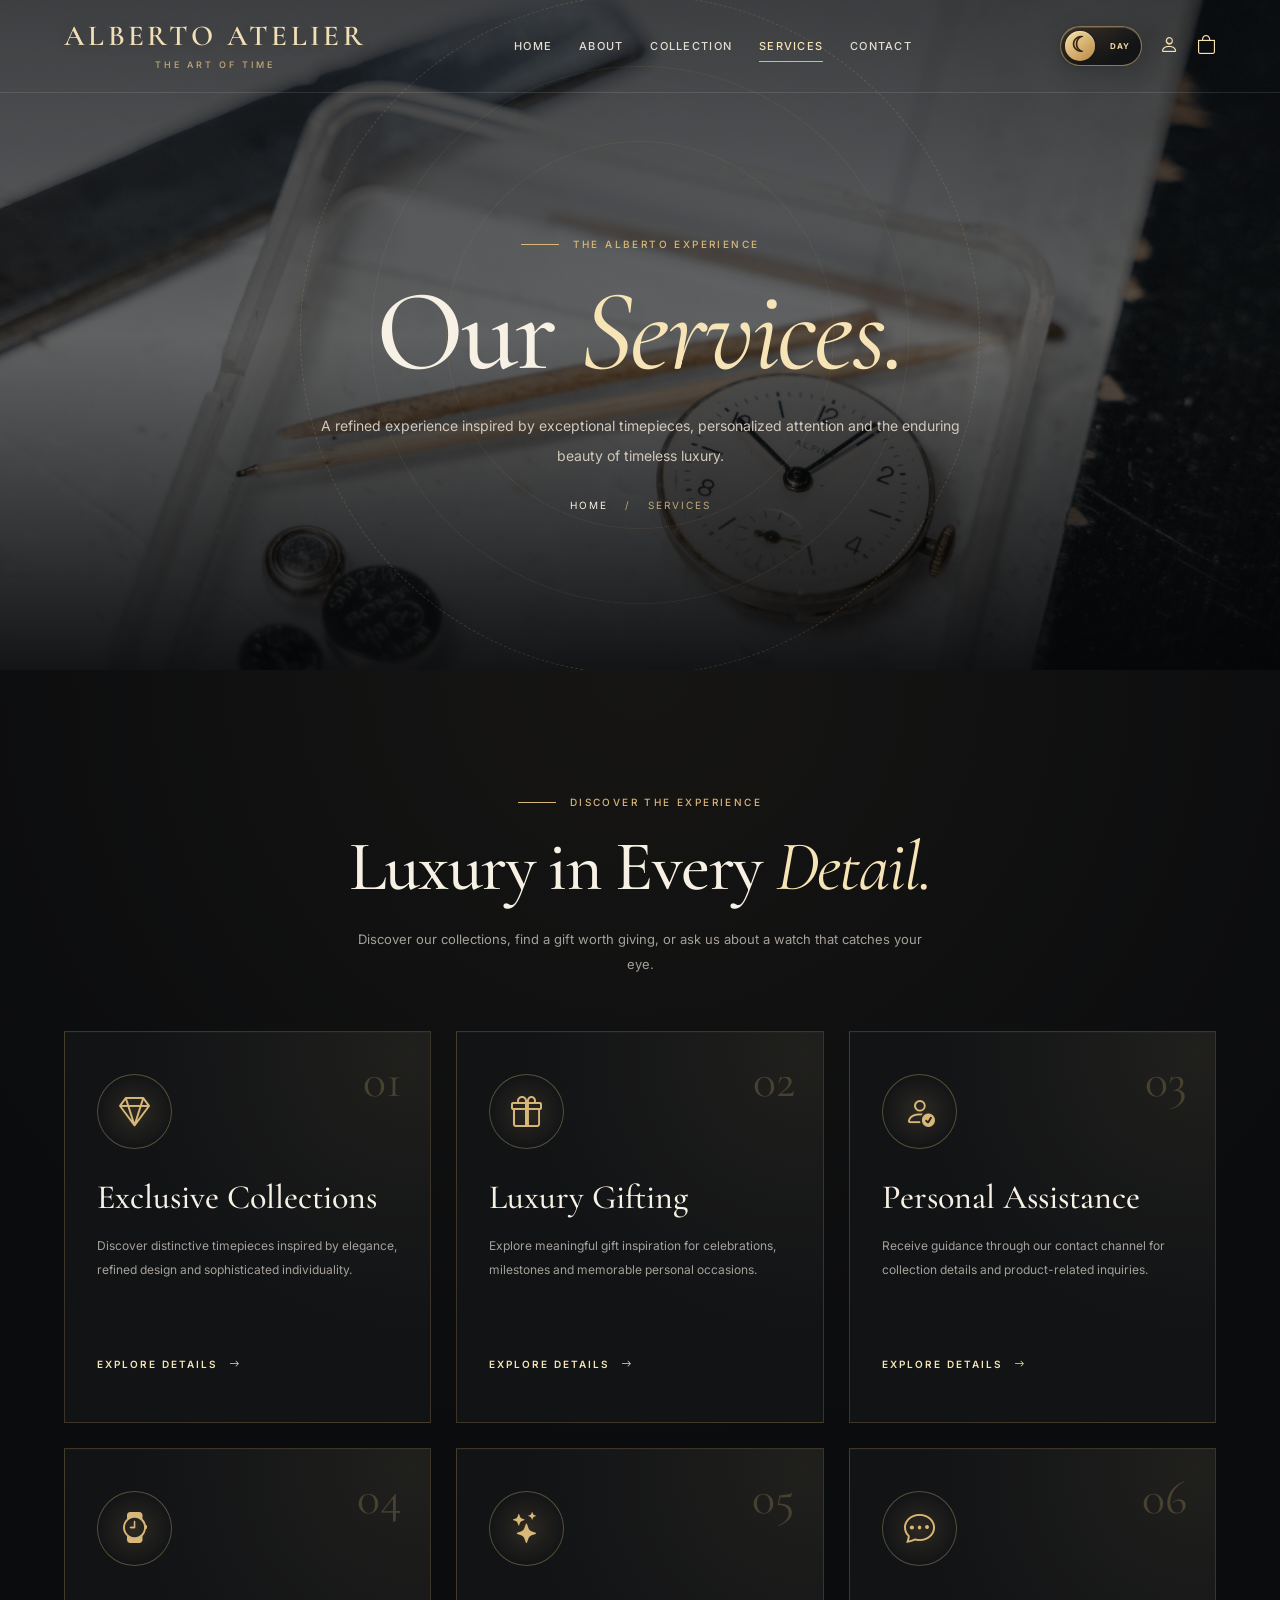
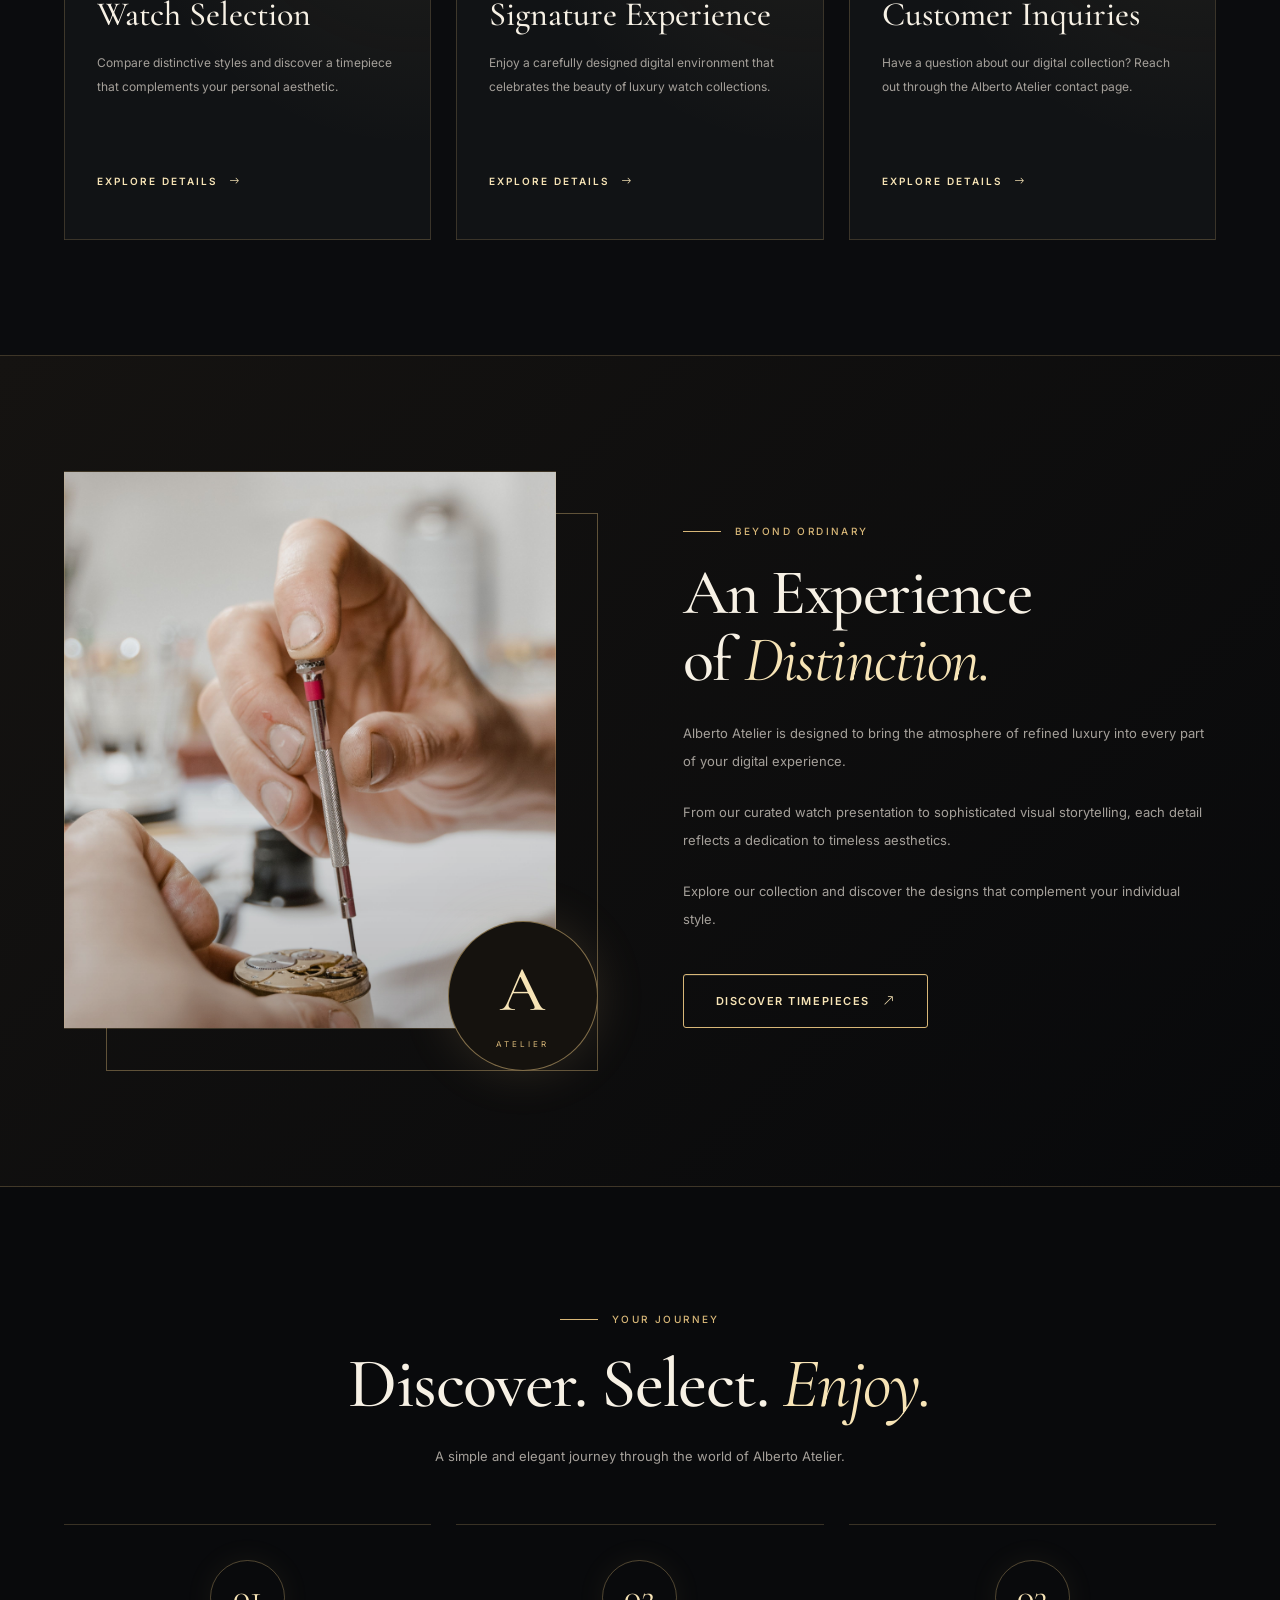
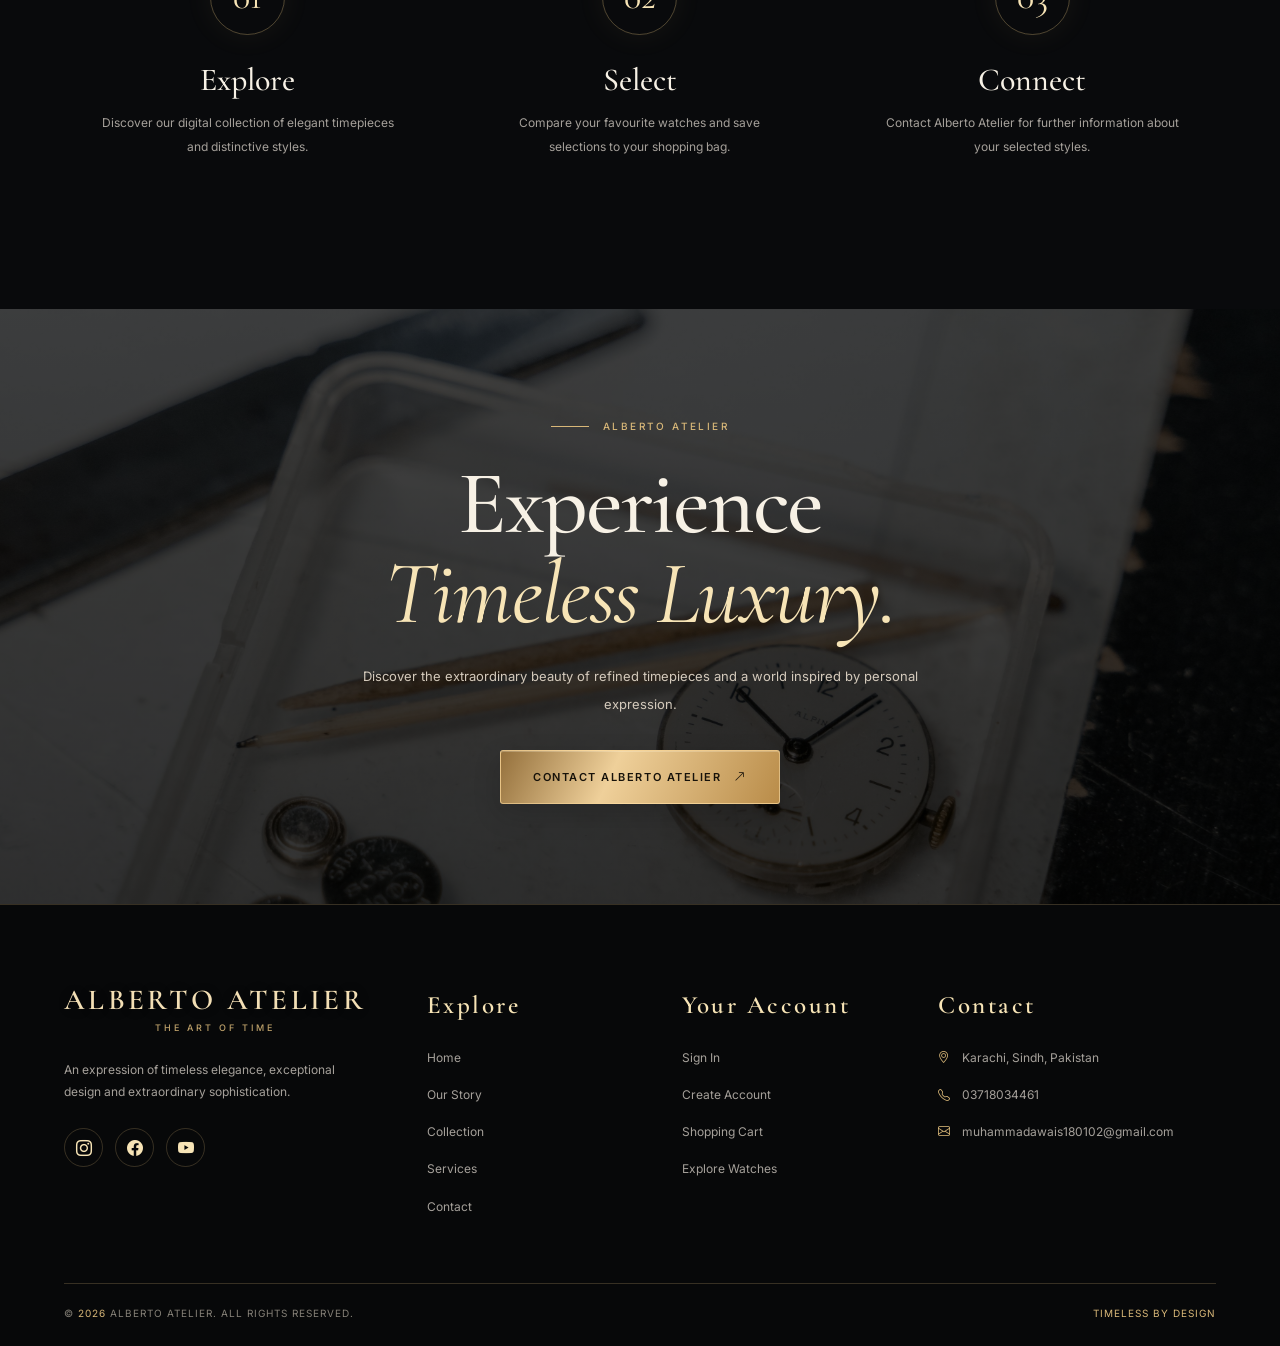
<file: pages/services.html>
<!DOCTYPE html>

<html lang="en">

<head>

<meta charset="UTF-8">

<meta name="viewport" content="width=device-width, initial-scale=1.0">

<meta name="theme-color" content="#08090b">

<meta name="description" content="Discover Alberto Atelier luxury watch services, personalized guidance, gifting inspiration and collection assistance.">



<title>Our Services | ALBERTO ATELIER</title>



<link rel="preconnect" href="https://fonts.googleapis.com">

<link rel="preconnect" href="https://fonts.gstatic.com" crossorigin>



<link href="https://fonts.googleapis.com/css2?family=Cormorant+Garamond:wght@400;500;600;700&family=Inter:wght@400;500;600;700&display=swap" rel="stylesheet">



<link href="https://cdn.jsdelivr.net/npm/bootstrap@5.3.3/dist/css/bootstrap.min.css" rel="stylesheet">



<link href="https://cdn.jsdelivr.net/npm/bootstrap-icons@1.11.3/font/bootstrap-icons.min.css" rel="stylesheet">



<link rel="stylesheet" href="../css/services.css">


<link rel="stylesheet" href="../css/atelier-polish.css">
<script src="../js/theme.js"></script>
<link rel="stylesheet" href="../css/theme.css">
<link rel="stylesheet" href="../css/account-ui.css">
</head>



<body>



<!-- AMBIENT BACKGROUND -->



<div class="cinematic-background" aria-hidden="true">

  <div class="ambient one"></div>

  <div class="ambient two"></div>

  <div class="particles" id="particles"></div>

</div>



<!-- NAVBAR -->



<header class="site-header" id="siteHeader">

  <div class="container-custom nav-inner">



    <a class="brand" href="../index.html">

      <span class="brand-name">ALBERTO ATELIER</span>

      <span class="brand-caption">THE ART OF TIME</span>

    </a>



    <nav class="nav-links" id="navLinks" aria-label="Main navigation">

      <a href="../index.html">Home</a>

      <a href="about.html">About</a>

      <a href="product.html">Collection</a>

      <a href="services.html" class="active" aria-current="page">Services</a>

      <a href="contact.html">Contact</a>

    </nav>



    <div class="nav-actions">
      <button type="button" class="aa-theme-switch" aria-label="Switch to light mode" aria-pressed="false" title="Switch to light mode">
          <span class="aa-theme-switch__track" aria-hidden="true">
            <span class="aa-theme-switch__label">DAY</span>
            <span class="aa-theme-switch__thumb"></span>
          </span>
        </button>




      <a href="login.html" class="nav-icon" data-aa-account-link aria-label="Account">

        <i class="bi bi-person"></i>

      </a>



      <a href="cart.html" class="nav-icon cart-icon" aria-label="Shopping cart">

        <i class="bi bi-bag"></i>

        <span class="cart-count" id="cartCount">0</span>

      </a>



      <button class="menu-toggle"

              id="menuToggle"

              type="button"

              aria-label="Open menu"

              aria-controls="navLinks"

              aria-expanded="false">

        <i class="bi bi-list"></i>

      </button>



    </div>



  </div>

</header>



<main>



<!-- HERO -->



<section class="page-hero">



  <div class="hero-ring" aria-hidden="true"></div>



  <div class="container-custom hero-inner">



    <span class="eyebrow reveal">

      The Alberto Experience

    </span>



    <h1 class="reveal reveal-delay-1">

      Our <em>Services.</em>

    </h1>



    <p class="reveal reveal-delay-2">

      A refined experience inspired by exceptional

      timepieces, personalized attention and the

      enduring beauty of timeless luxury.

    </p>



    <div class="breadcrumbs reveal">

      <a href="../index.html">Home</a>

      <span>/</span>

      Services

    </div>



  </div>

</section>



<!-- SERVICES -->



<section class="services-section section-padding" id="services">



  <div class="container-custom">



    <div class="section-heading reveal">



      <span class="eyebrow">

        Discover the Experience

      </span>



      <h2>

        Luxury in Every <em>Detail.</em>

      </h2>



      <p>

        Discover our collections, find a gift worth giving,

        or ask us about a watch that catches your eye.

      </p>



    </div>



    <div class="services-grid">



      <article class="service-card reveal">



        <span class="service-number">01</span>



        <div class="service-icon">

          <i class="bi bi-gem"></i>

        </div>



        <h3>Exclusive Collections</h3>



        <p>

          Discover distinctive timepieces inspired

          by elegance, refined design and

          sophisticated individuality.

        </p>



        <button class="service-link"

                type="button"

                data-service="collections">

          Explore Details

          <i class="bi bi-arrow-right"></i>

        </button>



      </article>



      <article class="service-card reveal reveal-delay-1">



        <span class="service-number">02</span>



        <div class="service-icon">

          <i class="bi bi-gift"></i>

        </div>



        <h3>Luxury Gifting</h3>



        <p>

          Explore meaningful gift inspiration

          for celebrations, milestones and

          memorable personal occasions.

        </p>



        <button class="service-link"

                type="button"

                data-service="gifting">

          Explore Details

          <i class="bi bi-arrow-right"></i>

        </button>



      </article>



      <article class="service-card reveal reveal-delay-2">



        <span class="service-number">03</span>



        <div class="service-icon">

          <i class="bi bi-person-check"></i>

        </div>



        <h3>Personal Assistance</h3>



        <p>

          Receive guidance through our contact

          channel for collection details

          and product-related inquiries.

        </p>



        <button class="service-link"

                type="button"

                data-service="assistance">

          Explore Details

          <i class="bi bi-arrow-right"></i>

        </button>



      </article>



      <article class="service-card reveal">



        <span class="service-number">04</span>



        <div class="service-icon">

          <i class="bi bi-watch"></i>

        </div>



        <h3>Watch Selection</h3>



        <p>

          Compare distinctive styles and discover

          a timepiece that complements your

          personal aesthetic.

        </p>



        <button class="service-link"

                type="button"

                data-service="selection">

          Explore Details

          <i class="bi bi-arrow-right"></i>

        </button>



      </article>



      <article class="service-card reveal reveal-delay-1">



        <span class="service-number">05</span>



        <div class="service-icon">

          <i class="bi bi-stars"></i>

        </div>



        <h3>Signature Experience</h3>



        <p>

          Enjoy a carefully designed digital

          environment that celebrates the

          beauty of luxury watch collections.

        </p>



        <button class="service-link"

                type="button"

                data-service="experience">

          Explore Details

          <i class="bi bi-arrow-right"></i>

        </button>



      </article>



      <article class="service-card reveal reveal-delay-2">



        <span class="service-number">06</span>



        <div class="service-icon">

          <i class="bi bi-chat-dots"></i>

        </div>



        <h3>Customer Inquiries</h3>



        <p>

          Have a question about our digital

          collection? Reach out through

          the Alberto Atelier contact page.

        </p>



        <button class="service-link"

                type="button"

                data-service="contact">

          Explore Details

          <i class="bi bi-arrow-right"></i>

        </button>



      </article>



    </div>



  </div>



</section>



<!-- EXPERIENCE -->



<section class="experience-section section-padding">



  <div class="container-custom experience-grid">



    <div class="experience-visual reveal">



      <div class="experience-image"></div>



      <div class="experience-border"></div>



      <div class="experience-seal">

        <strong>A</strong>

        <span>ATELIER</span>

      </div>



    </div>



    <div class="experience-copy reveal reveal-delay-1">



      <span class="eyebrow">

        Beyond Ordinary

      </span>



      <h2>

        An Experience

        of <em>Distinction.</em>

      </h2>



      <p>

        Alberto Atelier is designed to bring

        the atmosphere of refined luxury into

        every part of your digital experience.

      </p>



      <p>

        From our curated watch presentation

        to sophisticated visual storytelling,

        each detail reflects a dedication

        to timeless aesthetics.

      </p>



      <p>

        Explore our collection and discover

        the designs that complement your

        individual style.

      </p>



      <a href="product.html" class="luxury-btn outline">

        Discover Timepieces

        <i class="bi bi-arrow-up-right"></i>

      </a>



    </div>



  </div>



</section>



<!-- THREE STEP EXPERIENCE -->



<section class="process-section section-padding">



  <div class="container-custom">



    <div class="section-heading reveal">



      <span class="eyebrow">

        Your Journey

      </span>



      <h2>

        Discover. Select. <em>Enjoy.</em>

      </h2>



      <p>

        A simple and elegant journey through

        the world of Alberto Atelier.

      </p>



    </div>



    <div class="process-grid">



      <article class="process-card reveal">



        <span class="process-number">01</span>



        <h3>Explore</h3>



        <p>

          Discover our digital collection of

          elegant timepieces and distinctive styles.

        </p>



      </article>



      <article class="process-card reveal reveal-delay-1">



        <span class="process-number">02</span>



        <h3>Select</h3>



        <p>

          Compare your favourite watches

          and save selections to your shopping bag.

        </p>



      </article>



      <article class="process-card reveal reveal-delay-2">



        <span class="process-number">03</span>



        <h3>Connect</h3>



        <p>

          Contact Alberto Atelier for further

          information about your selected styles.

        </p>



      </article>



    </div>



  </div>



</section>



<!-- CALL TO ACTION -->



<section class="editorial">



  <div class="container-custom">



    <div class="editorial-content reveal">



      <span class="eyebrow">

        Alberto Atelier

      </span>



      <h2>

        Experience

        <em>Timeless Luxury.</em>

      </h2>



      <p>

        Discover the extraordinary beauty

        of refined timepieces and a world

        inspired by personal expression.

      </p>



      <a href="contact.html" class="luxury-btn gold">

        Contact Alberto Atelier

        <i class="bi bi-arrow-up-right"></i>

      </a>



    </div>



  </div>



</section>



</main>



<!-- FOOTER -->



<footer class="footer">



  <div class="container-custom">



    <div class="footer-grid">



      <div>



        <a href="../index.html" class="brand">

          <span class="brand-name">ALBERTO ATELIER</span>

          <span class="brand-caption">THE ART OF TIME</span>

        </a>



        <p class="footer-description">

          An expression of timeless elegance,

          exceptional design and extraordinary

          sophistication.

        </p>



        <div class="footer-socials">



          <a href="https://www.instagram.com/"

             target="_blank"

             rel="noopener noreferrer"

             aria-label="Instagram">

            <i class="bi bi-instagram"></i>

          </a>



          <a href="https://www.facebook.com/"

             target="_blank"

             rel="noopener noreferrer"

             aria-label="Facebook">

            <i class="bi bi-facebook"></i>

          </a>



          <a href="https://www.youtube.com/"

             target="_blank"

             rel="noopener noreferrer"

             aria-label="YouTube">

            <i class="bi bi-youtube"></i>

          </a>



        </div>



      </div>



      <div>



        <h4>Explore</h4>



        <div class="footer-links">

          <a href="../index.html">Home</a>

          <a href="about.html">Our Story</a>

          <a href="product.html">Collection</a>

          <a href="services.html">Services</a>

          <a href="contact.html">Contact</a>

        </div>



      </div>



      <div>



        <h4>Your Account</h4>



        <div class="footer-links">

          <a href="login.html">Sign In</a>

          <a href="login.html#register">Create Account</a>

          <a href="cart.html">Shopping Cart</a>

          <a href="product.html">Explore Watches</a>

        </div>



      </div>



      <div>



        <h4>Contact</h4>



        <div class="footer-contact">



          <p>

            <i class="bi bi-geo-alt"></i>

            Karachi, Sindh, Pakistan

          </p>



          <a href="tel:+923718034461">

            <i class="bi bi-telephone"></i>

            03718034461

          </a>



          <a href="mailto:muhammadawais180102@gmail.com">

            <i class="bi bi-envelope"></i>

            muhammadawais180102@gmail.com

          </a>



        </div>



      </div>



    </div>



    <div class="footer-bottom">



      <span>

        © <span id="currentYear"></span>

        ALBERTO ATELIER. ALL RIGHTS RESERVED.

      </span>



      <span>TIMELESS BY DESIGN</span>



    </div>



  </div>



</footer>



<!-- SERVICE DETAILS MODAL -->



<div class="service-modal"

     id="serviceModal"

     role="dialog"

     aria-modal="true"

     aria-labelledby="modalTitle"

     aria-hidden="true">



  <div class="modal-panel" id="modalPanel">



    <button type="button"

            class="modal-close"

            id="modalClose"

            aria-label="Close service details">

      <i class="bi bi-x-lg"></i>

    </button>



    <div class="modal-icon" id="modalIcon">

      <i class="bi bi-gem"></i>

    </div>



    <span class="eyebrow">

      Alberto Atelier

    </span>



    <h2 id="modalTitle">Service Details</h2>



    <p id="modalDescription"></p>



    <a href="contact.html" class="luxury-btn gold">

      Contact Us

      <i class="bi bi-arrow-right"></i>

    </a>



  </div>



</div>



<!-- BACK TO TOP -->



<button class="back-top"

        id="backTop"

        type="button"

        aria-label="Back to top">

  <i class="bi bi-arrow-up"></i>

</button>



<script src="https://code.jquery.com/jquery-3.7.1.min.js"></script>



<script src="https://cdn.jsdelivr.net/npm/bootstrap@5.3.3/dist/js/bootstrap.bundle.min.js"></script>



<script src="../js/services.js"></script>



<script src="../js/network-guard.js" defer></script>
<script src="../js/account-store.js" defer></script>
<script src="../js/account-nav.js" defer></script>
</body>

</html>
</file>
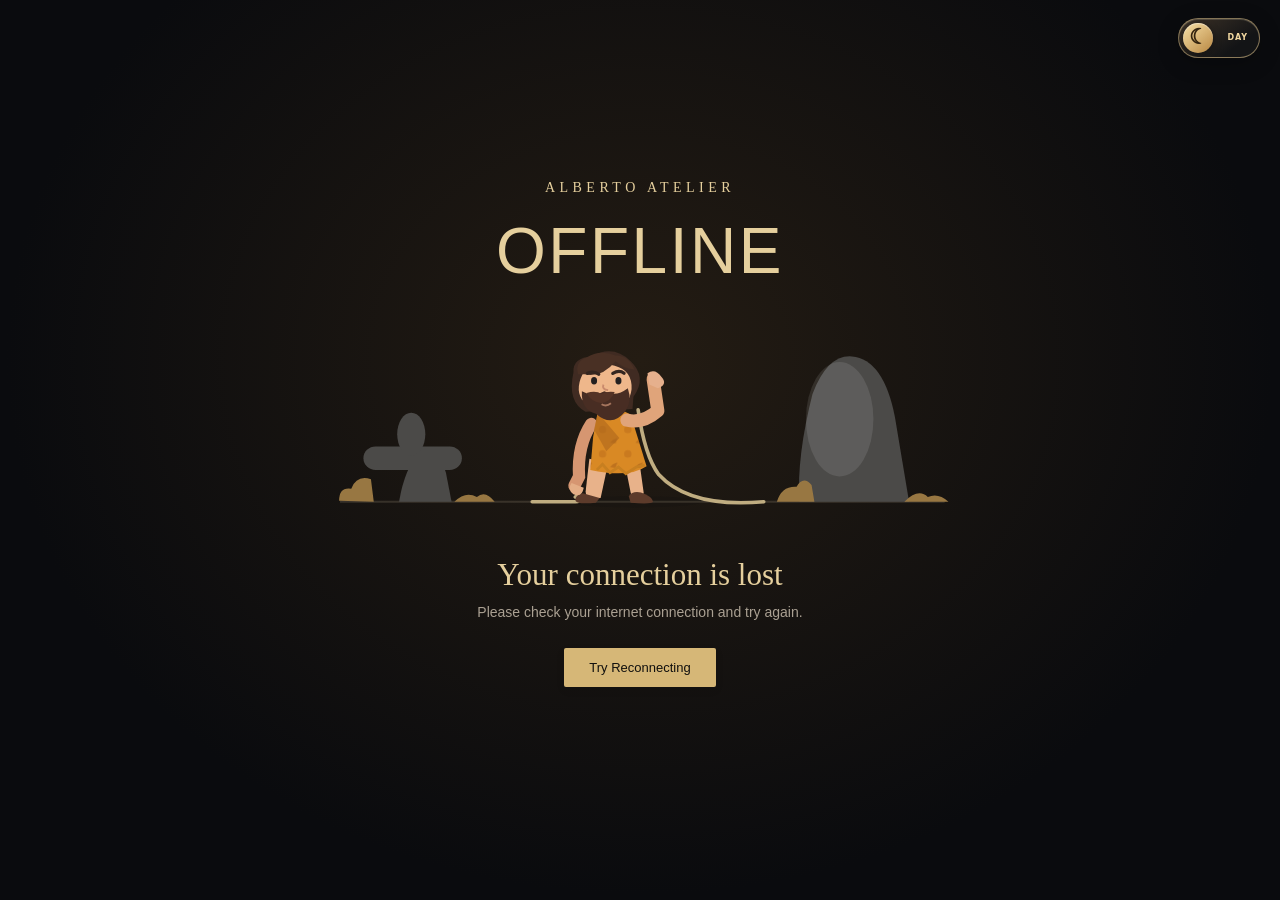
<file: system/offline.html>
<!doctype html>
<html lang="en">
<head>
  <meta charset="utf-8">
  <meta name="viewport" content="width=device-width,initial-scale=1">
  <meta name="theme-color" content="#ffffff">
  <title>Connection Lost | Alberto Atelier</title>
  <link rel="stylesheet" href="../css/offline.css">
<script src="../js/theme.js"></script>
<link rel="stylesheet" href="../css/theme.css">
</head>
<body>
<button type="button" class="aa-theme-switch aa-theme-switch--error" aria-label="Switch to light mode" aria-pressed="false" title="Switch to light mode">
          <span class="aa-theme-switch__track" aria-hidden="true">
            <span class="aa-theme-switch__label">DAY</span>
            <span class="aa-theme-switch__thumb"></span>
          </span>
        </button>
<main>
  <div class="brand" id="brand" hidden>ALBERTO ATELIER</div>
  <p class="code" id="errorCode">404</p>
  <div class="stage">
    <!-- Entire illustration is inline SVG: no downloads, fonts, frameworks or image files needed. -->
    <svg class="art" xmlns="http://www.w3.org/2000/svg" viewBox="0 0 800 294" role="img" aria-label="A friendly caveman shakes a loose power cable, gets a comical electric shock, and falls before standing back up">
      <defs>
        <pattern id="spots" width="27" height="26" patternUnits="userSpaceOnUse">
          <circle cx="7" cy="8" r="4" fill="#bc6b19" opacity=".5"/>
          <path d="M18 19l5 -2 -2 6 -6 -1z" fill="#965113" opacity=".4"/>
        </pattern>
        <filter id="glow" x="-80%" y="-80%" width="260%" height="260%">
          <feGaussianBlur stdDeviation="6" result="blur"/>
          <feMerge><feMergeNode in="blur"/><feMergeNode in="SourceGraphic"/></feMerge>
        </filter>
      </defs>
      <!-- Background scene -->
      <ellipse class="shadows" cx="394" cy="244" rx="72" ry="6" fill="#111" opacity=".26"/>
      <line class="ground" x1="80" y1="244" x2="725" y2="244" stroke-width="2" opacity=".36"/>
      <path class="stone" d="M570 244Q567 196 584 129Q600 87 626 89Q660 92 672 154L687 244Z"/>
      <ellipse cx="613" cy="156" rx="36" ry="61" fill="#fff" opacity=".1"/>
      <path class="stone" d="M143 244Q149 207 166 190Q183 181 193 213L199 244Z"/>
      <rect class="stone" x="105" y="185" width="105" height="25" rx="13"/>
      <ellipse class="stone" cx="156" cy="172" rx="15" ry="23"/>
      <g class="grass">
        <path d="M79 243Q79 228 92 230Q98 215 113 220L116 244ZM202 244Q214 232 226 239Q235 231 245 244Z"/>
        <path d="M546 244Q551 227 567 228Q574 216 583 226L586 244ZM682 244Q697 229 707 239Q718 234 729 244Z"/>
      </g>
      <!-- Trailing black electrical cable, curled underneath his hand -->
      <path class="cable" d="M285 244L331 244Q336 244 336 238Q336 234 331 239 M398 146Q405 195 420 215Q453 251 532 244"/>
      <!-- Cartoon caveman positioned in front of cable -->
      <g transform="translate(299 81)">
        <g class="character">
          <!-- Legs and feet -->
          <path d="M47 117L43 152Q43 159 49 159L59 159L67 122Z" fill="#e8b28a"/>
          <path d="M84 118L91 153Q92 160 100 158L105 154L100 118Z" fill="#e8b28a"/>
          <path d="M40 154Q32 156 32 161Q32 166 54 164L58 159Z" fill="#5d3b2b"/>
          <path d="M89 157Q93 151 102 153Q114 157 115 163Q113 166 91 164Z" fill="#5d3b2b"/>
          <!-- Bottom arm reaches to unplug -->
          <g class="arm-low">
            <path d="M49 80Q34 103 36 136L31 146" fill="none" stroke="#d69671" stroke-width="13" stroke-linecap="round"/>
            <path d="M28 143Q23 150 30 155Q39 159 41 148" fill="#e4ae86"/>
          </g>
          <!-- Tunic -->
          <path d="M56 67Q70 59 91 70L108 125Q89 138 48 129L51 94Z" fill="#d98924"/>
          <path d="M56 67Q70 59 91 70L108 125Q89 138 48 129L51 94Z" fill="url(#spots)"/>
          <path d="M56 68L79 95L65 109L52 86Z" fill="#ad671d" opacity=".58"/>
          <path d="M55 129L61 123L69 132L78 126L86 133L97 126L106 124" fill="none" stroke="#c77f20" stroke-width="3"/>
          <!-- Upper arm scratches head -->
          <g class="arm-up">
            <path d="M87 76Q104 80 120 66L115 32" fill="none" stroke="#e0a47a" stroke-width="14" stroke-linecap="round" stroke-linejoin="round"/>
            <path d="M109 26Q117 20 124 30Q131 38 120 42L111 38Z" fill="#e6b08d"/>
          </g>
          <!-- Head/Face and hair -->
          <g class="head">
            <path d="M30 25Q29 9 50 8Q72 -5 91 13Q109 30 94 51L93 64L43 67Q23 56 30 25Z" fill="#402b22"/>
            <path d="M42 23Q53 12 74 18Q93 23 92 43Q90 60 74 65Q53 67 39 54Q31 41 42 23Z" fill="#efb78b"/>
            <path d="M35 27Q31 14 44 9Q58 0 75 7Q89 7 95 22Q82 20 75 13Q60 31 42 27Z" fill="#493024"/>
            <path d="M39 45Q51 52 63 45Q75 52 88 42Q93 56 85 67Q71 84 54 69Q38 65 39 45Z" fill="#482d23"/>
            <path d="M44 47Q54 44 60 48Q65 45 74 46Q70 56 60 58Q48 56 44 47Z" fill="#543326"/>
            <ellipse cx="52" cy="34" rx="3.2" ry="4" fill="#242020"/>
            <ellipse cx="78" cy="34" rx="3.2" ry="4" fill="#242020"/>
            <path d="M45 26Q52 23 57 27M72 26Q79 22 84 26" stroke="#35261f" stroke-width="3.5" stroke-linecap="round" fill="none"/>
            <path d="M62 38Q60 43 67 44" stroke="#ca8b6d" stroke-width="2" fill="none"/>
            <path d="M60 59Q65 62 70 58" stroke="#a5755d" stroke-width="2" fill="none"/>
          </g>
          <!-- Shock / glowing skeleton drawing, only visible during spark phase -->
          <g class="skeleton">
            <ellipse cx="65" cy="39" rx="20" ry="23" fill="#fffbdc" stroke="#f6d34c" stroke-width="3"/>
            <circle cx="58" cy="37" r="5" fill="#4b312d"/>
            <circle cx="73" cy="37" r="5" fill="#4b312d"/>
            <path d="M58 50Q65 56 73 49M65 45v3" fill="none" stroke="#61472a" stroke-width="2"/>
            <path d="M65 65V117M47 77L85 77M49 85Q65 94 82 85M50 93Q65 102 81 93M53 101Q65 110 77 101M65 118L45 154M66 118L98 154M49 80L33 127M82 80L120 53" fill="none" stroke="#fff5b6" stroke-width="8" stroke-linecap="round"/>
            <path d="M65 65V117M47 77L85 77M49 85Q65 94 82 85M50 93Q65 102 81 93M53 101Q65 110 77 101M65 118L45 154M66 118L98 154M49 80L33 127M82 80L120 53" fill="none" stroke="#b79b62" stroke-width="2"/>
          </g>
        </g>
      </g>
      <!-- jagged spark effect around body during shock -->
      <g class="shine" filter="url(#glow)" stroke="#ffdf38" stroke-width="7" fill="none" stroke-linejoin="round" stroke-linecap="round">
        <path d="M304 123L289 139L309 147L294 170L315 174"/>
        <path d="M417 116L434 133L417 143L442 163L419 177"/>
        <path d="M325 74L331 58L346 76L360 59L377 79"/>
        <path d="M339 235L324 256L355 242M394 237L415 257L403 230"/>
      </g>
      <g fill="#fff4ab">
        <circle class="spark" cx="300" cy="87" r="5"/><circle class="spark two" cx="440" cy="174" r="4"/><circle class="spark three" cx="382" cy="56" r="6"/>
      </g>
    </svg>
  </div>
  <div class="detail">
    <h1 id="headline">Look like you're lost</h1>
    <p class="description" id="description">The page you are looking for is not available!</p>
    <a class="btn" id="homeButton" href="../index.html">Go to Home</a>
    <p class="quiet" id="status" role="status" aria-live="polite"></p>
  </div>
</main>
<script src="../js/offline.js"></script>
</body>
</html>
</file>
<file: css/index.css>
/* ==========================================

   ALBERTO ATELIER

   VIP CINEMATIC HOME EXPERIENCE

========================================== */



:root {

  --black:#08090b;

  --dark:#101113;

  --surface:#17191b;

  --gold:#d8b778;

  --gold-light:#f7e4b6;

  --ivory:#f7f1e5;

  --muted:#a5a09a;

  --line:rgba(216,183,120,.25);

  --serif:"Cormorant Garamond",serif;

  --sans:"Inter",sans-serif;

}



* {

  margin:0;

  padding:0;

  box-sizing:border-box;

}



html {

  scroll-behavior:smooth;

}



body {

  background:var(--black);

  color:var(--ivory);

  font-family:var(--sans);

  overflow-x:hidden;

}



body.menu-open {

  overflow:hidden;

}



a {

  color:inherit;

  text-decoration:none;

}



button {

  font:inherit;

}



button:focus-visible,

a:focus-visible {

  outline:2px solid var(--gold-light);

  outline-offset:4px;

}



img {

  max-width:100%;

  display:block;

}



.container {

  width:min(1200px,90%);

  margin:auto;

}



::selection {

  background:var(--gold);

  color:#08090b;

}



/* ==========================================

   GOLD PARTICLES

========================================== */



.particle-layer {

  position:fixed;

  inset:0;

  z-index:20;

  pointer-events:none;

  overflow:hidden;

}



.particle {

  position:absolute;

  bottom:-10px;

  left:var(--x);

  width:var(--s);

  height:var(--s);

  border-radius:50%;

  background:var(--gold-light);

  box-shadow:0 0 12px rgba(216,183,120,.55);

  opacity:0;

  animation:rise var(--t) linear infinite;

  animation-delay:var(--d);

}



@keyframes rise {

  0% {

    transform:translateY(0);

    opacity:0;

  }

  15% {

    opacity:.5;

  }

  85% {

    opacity:.25;

  }

  100% {

    transform:translate(35px,-110vh);

    opacity:0;

  }

}



/* ==========================================

   NAVBAR

========================================== */



.header {

  position:fixed;

  inset:0 0 auto;

  z-index:100;

  border-bottom:1px solid rgba(255,255,255,.13);

  transition:background .35s,box-shadow .35s;

}



.header.scrolled {

  background:rgba(8,9,11,.96);

  backdrop-filter:blur(20px);

  box-shadow:0 15px 45px rgba(0,0,0,.35);

}



.nav {

  display:flex;

  justify-content:space-between;

  align-items:center;

  gap:25px;

  min-height:88px;

}



.logo {

  display:flex;

  flex-direction:column;

  color:var(--gold-light);

  white-space:nowrap;

}



.logo strong {

  font-family:var(--serif);

  font-size:29px;

  font-weight:600;

  letter-spacing:3px;

}



.logo small {

  margin-top:3px;

  font-size:8px;

  text-align:center;

  letter-spacing:4px;

  color:var(--gold);

}



.nav-menu {

  display:flex;

  align-items:center;

  gap:28px;

}



.nav-menu a {

  position:relative;

  color:#e6dfd3;

  font-size:11px;

  text-transform:uppercase;

  letter-spacing:1.3px;

  transition:color .3s;

}



.nav-menu a:hover,

.nav-menu a.active {

  color:var(--gold-light);

}



.nav-menu a::after {

  content:"";

  position:absolute;

  bottom:-9px;

  left:0;

  height:1px;

  width:0;

  background:var(--gold);

  transition:width .3s;

}



.nav-menu a:hover::after,

.nav-menu a.active::after {

  width:100%;

}



.nav-actions {

  display:flex;

  align-items:center;

  gap:20px;

}



.nav-actions a {

  position:relative;

  font-size:20px;

  color:var(--gold-light);

  transition:transform .3s;

}



.nav-actions a:hover {

  transform:translateY(-3px);

}



.cart-badge {

  position:absolute;

  top:-9px;

  right:-12px;

  min-width:18px;

  height:18px;

  display:none;

  align-items:center;

  justify-content:center;

  padding:2px 4px;

  border-radius:50%;

  background:var(--gold);

  color:#08090b;

  font-size:10px;

  font-weight:700;

}



.cart-badge.show {

  display:flex;

}



.mobile-menu {

  display:none;

  border:0;

  background:none;

  color:var(--gold-light);

  font-size:28px;

  cursor:pointer;

}



/* ==========================================

   HERO

========================================== */



.hero {

  position:relative;

  min-height:100vh;

  min-height:100svh;

  display:flex;

  align-items:center;

  overflow:hidden;

  isolation:isolate;

  background:#08090b;

}



.hero-bg {

  position:absolute;

  inset:-6%;

  z-index:-3;

  overflow:hidden;

}

.hero-bg::before {

  content:"";

  position:absolute;

  inset:0;

  z-index:1;

  background:radial-gradient(circle at 75% 30%, rgba(216,183,120,.16), transparent 34%);

}

.hero-bg::after {

  content:"";

  position:absolute;

  inset:0;

  z-index:2;

  background:

    linear-gradient(

      90deg,

      rgba(3,4,6,.94) 0%,

      rgba(3,4,6,.82) 38%,

      rgba(3,4,6,.42) 72%,

      rgba(3,4,6,.58) 100%

    );

}

.hero-bg__slide {

  position:absolute;

  inset:0;

  background-position:center;

  background-size:cover;

  background-repeat:no-repeat;

  opacity:0;

  transform:scale(1.12);

  filter:saturate(1.03) contrast(1.02) brightness(.76);

  animation:heroCrossfade 32s ease-in-out infinite;

  will-change:opacity,transform;

}

.hero-bg__slide--1 {

  background-image:url("../images/pexels-metallic-heart-1600386339-27627757.jpg");

  animation-delay:0s;

}

.hero-bg__slide--2 {

  background-image:url("../images/pexels-iamabdullahsheik-9423283.jpg");

  animation-delay:8s;

}

.hero-bg__slide--3 {

  background-image:url("../images/pexels-tima-miroshnichenko-8327601.jpg");

  animation-delay:16s;

}

.hero-bg__slide--4 {

  background-image:url("../images/pexels-yousefsammm-16093251.jpg");

  animation-delay:24s;

}

@keyframes heroCrossfade {

  0% {

    opacity:0;

    transform:scale(1.12);

  }

  4% {

    opacity:1;

  }

  20% {

    opacity:1;

    transform:scale(1.02);

  }

  26% {

    opacity:0;

    transform:scale(1.08);

  }

  100% {

    opacity:0;

    transform:scale(1.12);

  }

}



.hero::after {

  content:"";

  position:absolute;

  inset:0;

  z-index:-2;

  pointer-events:none;

  background:linear-gradient(

    0deg,

    #08090b 0%,

    transparent 35%,

    rgba(0,0,0,.2) 100%

  );

}



/* Mechanical ring */



.hero-ring {

  position:absolute;

  width:720px;

  height:720px;

  right:-290px;

  top:50%;

  margin-top:-360px;

  border:1px dashed rgba(216,183,120,.25);

  border-radius:50%;

  animation:rotate 80s linear infinite;

  pointer-events:none;

}



.hero-ring::before,

.hero-ring::after {

  content:"";

  position:absolute;

  inset:75px;

  border:1px dotted rgba(216,183,120,.24);

  border-radius:50%;

}



.hero-ring::after {

  inset:155px;

}



@keyframes rotate {

  to {

    transform:rotate(360deg);

  }

}



/* Hero glow */



.hero-light {

  position:absolute;

  top:0;

  right:-150px;

  width:800px;

  height:800px;

  border-radius:50%;

  background:radial-gradient(

    circle,

    rgba(216,183,120,.14),

    transparent 65%

  );

  filter:blur(35px);

  animation:lightPulse 9s ease-in-out infinite;

  pointer-events:none;

}



@keyframes lightPulse {

  50% {

    transform:scale(1.25);

    opacity:.55;

  }

}



@media (prefers-reduced-motion: reduce) {

  .hero-bg__slide {

    animation:none;

    opacity:0;

    transform:none;

  }

  .hero-bg__slide--1 {

    opacity:1;

  }

}


.hero-content {

  position:relative;

  z-index:3;

  max-width:760px;

  padding:155px 0 110px;

}



.eyebrow {

  display:inline-flex;

  align-items:center;

  gap:14px;

  color:var(--gold);

  font-size:10px;

  letter-spacing:4px;

  text-transform:uppercase;

}



.eyebrow::before {

  content:"";

  width:35px;

  height:1px;

  background:var(--gold);

}



.hero h1 {

  margin:27px 0;

  font-family:var(--serif);

  font-size:clamp(68px,9vw,135px);

  font-weight:500;

  line-height:.9;

  letter-spacing:-2px;

}



.hero h1 em {

  display:block;

  color:var(--gold-light);

  font-weight:400;

}



.hero p {

  max-width:510px;

  margin-bottom:35px;

  color:#d0c7b8;

  font-size:14px;

  line-height:2;

}



.hero-buttons {

  display:flex;

  flex-wrap:wrap;

  gap:16px;

}



/* ==========================================

   BUTTONS

========================================== */



.gold-btn,

.outline-btn {

  position:relative;

  display:inline-flex;

  align-items:center;

  justify-content:center;

  gap:12px;

  min-height:54px;

  padding:0 30px;

  overflow:hidden;

  border:1px solid var(--gold);

  border-radius:3px;

  font-size:11px;

  font-weight:600;

  letter-spacing:1.7px;

  text-transform:uppercase;

  transition:.35s;

}



.gold-btn {

  background:linear-gradient(

    115deg,

    #98723e,

    #f2d59e 42%,

    #b98b49

  );

  color:#15100a;

}



.outline-btn {

  background:rgba(0,0,0,.2);

  color:var(--gold-light);

}



.gold-btn::after,

.outline-btn::after {

  content:"";

  position:absolute;

  inset:0;

  pointer-events:none;

  background:linear-gradient(

    110deg,

    transparent 25%,

    rgba(255,255,255,.55) 50%,

    transparent 75%

  );

  transform:translateX(-160%);

  transition:transform .7s;

}



.gold-btn:hover,

.outline-btn:hover {

  transform:translateY(-4px);

  box-shadow:0 16px 40px rgba(216,183,120,.2);

}



.gold-btn:hover::after,

.outline-btn:hover::after {

  transform:translateX(160%);

}



.outline-btn:hover {

  background:var(--gold);

  color:#08090b;

}



.scroll-hint {

  position:absolute;

  bottom:30px;

  left:5%;

  display:flex;

  align-items:center;

  gap:15px;

  color:var(--gold);

  font-size:10px;

  letter-spacing:3px;

}



.scroll-hint::before {

  content:"";

  width:1px;

  height:45px;

  background:linear-gradient(var(--gold),transparent);

}



/* ==========================================

   COMMON SECTIONS

========================================== */



.section {

  padding:115px 0;

}



.section-title {

  max-width:800px;

  margin:0 auto 55px;

  text-align:center;

}



.section-title .eyebrow {

  justify-content:center;

}



.section-title h2 {

  margin:20px 0;

  font-family:var(--serif);

  font-size:clamp(48px,6vw,85px);

  font-weight:500;

  line-height:1;

}



.section-title h2 em {

  color:var(--gold-light);

  font-weight:400;

}



.section-title p {

  max-width:580px;

  margin:auto;

  color:var(--muted);

  font-size:13px;

  line-height:2;

}



/* ==========================================

   COLLECTIONS

========================================== */



.collections {

  background:#0b0c0e;

}



.collection-grid {

  display:grid;

  grid-template-columns:repeat(3,minmax(0,1fr));

  gap:25px;

}



.collection-card {

  position:relative;

  height:485px;

  overflow:hidden;

  border:1px solid var(--line);

  background:#151515;

  isolation:isolate;

  transition:border-color .35s,transform .35s;

}



.collection-card:hover {

  transform:translateY(-8px);

  border-color:var(--gold);

}



.collection-card img {

  width:100%;

  height:100%;

  object-fit:cover;

  transition:transform 1s;

}



.collection-card:hover img {

  transform:scale(1.1);

}



.collection-overlay {

  position:absolute;

  inset:0;

  background:linear-gradient(

    0deg,

    rgba(0,0,0,.95),

    rgba(0,0,0,.14) 70%

  );

}



.collection-info {

  position:absolute;

  bottom:0;

  left:0;

  width:100%;

  padding:30px;

}



.collection-info span {

  color:var(--gold);

  font-size:10px;

  letter-spacing:3px;

}



.collection-info h3 {

  margin:13px 0;

  font-family:var(--serif);

  font-size:37px;

  font-weight:500;

}



.collection-info p {

  margin-bottom:19px;

  color:#d3c5af;

  font-size:12px;

  line-height:1.8;

}



.collection-info a {

  color:var(--gold-light);

  font-size:11px;

  letter-spacing:1.8px;

  text-transform:uppercase;

}



.collection-info a i {

  display:inline-block;

  margin-left:10px;

  transition:transform .3s;

}



.collection-info a:hover i {

  transform:translateX(5px);

}



/* ==========================================

   HERITAGE

========================================== */



.heritage {

  background:

    radial-gradient(

      circle at 80% 20%,

      rgba(216,183,120,.07),

      transparent 50%

    ),

    #08090b;

}



.heritage-grid {

  display:grid;

  grid-template-columns:1fr 1fr;

  gap:90px;

  align-items:center;

}



.heritage-image {

  position:relative;

  min-height:580px;

}



.heritage-image img {

  width:calc(100% - 35px);

  height:550px;

  object-fit:cover;

  border:1px solid var(--line);

}



.heritage-image::after {

  content:"";

  position:absolute;

  inset:35px 0 0 35px;

  z-index:-1;

  border:1px solid var(--gold);

}



.heritage-copy h2 {

  margin:24px 0;

  font-family:var(--serif);

  font-size:clamp(50px,6vw,82px);

  font-weight:500;

  line-height:1;

}



.heritage-copy h2 em {

  color:var(--gold-light);

  font-weight:400;

}



.heritage-copy p {

  margin-bottom:20px;

  color:var(--muted);

  font-size:13px;

  line-height:2.1;

}



.heritage-copy .outline-btn {

  margin-top:20px;

}



/* ==========================================

   FEATURED WATCHES

========================================== */



.featured-section {

  background:linear-gradient(135deg,#151311,#08090b);

  border-top:1px solid var(--line);

  border-bottom:1px solid var(--line);

}



.watch-grid {

  display:grid;

  grid-template-columns:repeat(4,minmax(0,1fr));

  gap:22px;

}



.watch-card {

  overflow:hidden;

  border:1px solid var(--line);

  background:#141517;

  transition:transform .4s,border-color .4s;

}



.watch-card:hover {

  transform:translateY(-8px);

  border-color:var(--gold);

}



.watch-photo {

  height:285px;

  overflow:hidden;

  background:#18191b;

}



.watch-photo img {

  width:100%;

  height:100%;

  object-fit:cover;

  transition:transform .8s;

}



.watch-card:hover img {

  transform:scale(1.09);

}



.watch-info {

  padding:24px;

}



.watch-info small {

  color:var(--gold);

  font-size:9px;

  letter-spacing:2px;

  text-transform:uppercase;

}



.watch-info h3 {

  margin:12px 0;

  font-family:var(--serif);

  font-size:28px;

  font-weight:500;

}



.watch-info p {

  color:var(--muted);

  font-size:12px;

  line-height:1.8;

}



.watch-info a {

  display:inline-block;

  margin-top:15px;

  color:var(--gold-light);

  font-size:11px;

  letter-spacing:1px;

}



.watch-info a:hover {

  text-decoration:underline;

}



/* ==========================================

   CRAFTSMANSHIP

========================================== */



.craft-section {

  background:#090a0b;

}



.craft-grid {

  display:grid;

  grid-template-columns:1fr 1fr;

  gap:75px;

  align-items:center;

}



.craft-copy h2 {

  margin:22px 0;

  font-family:var(--serif);

  font-size:clamp(52px,6vw,85px);

  font-weight:500;

  line-height:1;

}



.craft-copy h2 em {

  color:var(--gold-light);

  font-weight:400;

}



.craft-copy p {

  margin-bottom:22px;

  color:var(--muted);

  font-size:13px;

  line-height:2;

}



.craft-image {

  position:relative;

  overflow:hidden;

  border:1px solid var(--line);

}



.craft-image img {

  width:100%;

  height:570px;

  object-fit:cover;

}



.craft-image::after {

  content:"";

  position:absolute;

  inset:20px;

  border:1px solid rgba(216,183,120,.3);

  pointer-events:none;

}



/* ==========================================

   EXPERIENCE BANNER

========================================== */



.experience {

  position:relative;

  min-height:570px;

  display:flex;

  align-items:center;

  overflow:hidden;

  isolation:isolate;

  text-align:center;

}



.experience::before {

  content:"";

  position:absolute;

  inset:-5%;

  z-index:-2;

  background:

    linear-gradient(rgba(0,0,0,.72),rgba(0,0,0,.78)),

    url("../images/pexels-iamabdullahsheik-9423283.jpg")

    center/cover no-repeat;

  animation:heroZoom 30s ease-in-out infinite alternate;

}



.experience h2 {

  max-width:850px;

  margin:25px auto;

  font-family:var(--serif);

  font-size:clamp(55px,8vw,110px);

  font-weight:500;

  line-height:.95;

}



.experience h2 em {

  color:var(--gold-light);

  font-weight:400;

}



.experience p {

  max-width:580px;

  margin:0 auto 30px;

  color:#ddd0bd;

  font-size:13px;

  line-height:2;

}



/* ==========================================

   FOOTER

========================================== */



.footer {

  padding:85px 0 25px;

  background:#070809;

  border-top:1px solid var(--line);

}



.footer-grid {

  display:grid;

  grid-template-columns:1.6fr 1fr 1fr 1.3fr;

  gap:35px;

}



.footer h3 {

  margin-bottom:25px;

  color:var(--gold-light);

  font-family:var(--serif);

  font-size:27px;

  font-weight:500;

}



.footer-about p {

  max-width:300px;

  margin:25px 0;

  color:var(--muted);

  font-size:12px;

  line-height:2;

}



.footer-links {

  display:flex;

  flex-direction:column;

  gap:15px;

}



.footer-links a,

.footer-links p {

  color:var(--muted);

  font-size:12px;

  line-height:1.9;

  overflow-wrap:anywhere;

}



.footer-links a:hover {

  color:var(--gold-light);

}



.footer-links i {

  margin-right:7px;

  color:var(--gold);

}



.social-links {

  display:flex;

  gap:12px;

}



.social-links a {

  display:flex;

  width:40px;

  height:40px;

  align-items:center;

  justify-content:center;

  border:1px solid var(--line);

  border-radius:50%;

  color:var(--gold-light);

  transition:.3s;

}



.social-links a:hover {

  background:var(--gold);

  color:#08090b;

  transform:translateY(-4px);

}



.footer-bottom {

  display:flex;

  justify-content:space-between;

  flex-wrap:wrap;

  gap:15px;

  margin-top:65px;

  padding-top:23px;

  border-top:1px solid var(--line);

  color:#968c7f;

  font-size:10px;

  letter-spacing:1px;

}



/* ==========================================

   REVEAL ANIMATIONS

========================================== */



.reveal {

  opacity:0;

  transform:translateY(38px);

  transition:

    opacity .9s ease,

    transform .9s ease;

}



.reveal.visible {

  opacity:1;

  transform:translateY(0);

}



.back-top {

  position:fixed;

  right:22px;

  bottom:22px;

  z-index:90;

  display:flex;

  width:46px;

  height:46px;

  align-items:center;

  justify-content:center;

  border:1px solid var(--gold);

  border-radius:50%;

  background:#17130e;

  color:var(--gold-light);

  cursor:pointer;

  opacity:0;

  visibility:hidden;

  transform:translateY(15px);

  transition:.3s;

}



.back-top.show {

  opacity:1;

  visibility:visible;

  transform:translateY(0);

}



/* ==========================================

   RESPONSIVE

========================================== */



@media(max-width:1100px) {

  .nav-menu { gap:15px; }

  .nav-menu a { font-size:10px; }

  .heritage-grid,

  .craft-grid { gap:45px; }

  .watch-grid {

    grid-template-columns:repeat(2,minmax(0,1fr));

  }

}



@media(max-width:900px) {

  .mobile-menu { display:block; }



  .nav { min-height:76px; }



  .nav-menu {

    position:fixed;

    top:76px;

    left:0;

    width:100%;

    max-height:calc(100dvh - 76px);

    overflow-y:auto;

    display:flex;

    flex-direction:column;

    align-items:stretch;

    gap:0;

    padding:20px 6%;

    border-bottom:1px solid var(--gold);

    background:rgba(8,9,11,.98);

    opacity:0;

    visibility:hidden;

    transform:translateY(-20px);

    transition:.35s;

  }



  .nav-menu.open {

    opacity:1;

    visibility:visible;

    transform:translateY(0);

  }



  .nav-menu a {

    padding:16px 0;

    font-size:12px;

    border-bottom:1px solid rgba(255,255,255,.08);

  }



  .nav-menu a::after { display:none; }



  .collection-grid {

    grid-template-columns:repeat(2,minmax(0,1fr));

  }



  .heritage-grid,

  .craft-grid {

    grid-template-columns:1fr;

  }



  .footer-grid {

    grid-template-columns:repeat(2,minmax(0,1fr));

  }

}



@media(max-width:600px) {

  .logo strong {

    font-size:22px;

    letter-spacing:2px;

  }



  .logo small {

    font-size:7px;

    letter-spacing:3px;

  }



  .nav-actions { gap:14px; }



  .hero {

    min-height:760px;

    min-height:100svh;

  }



  .hero-content {

    padding:150px 0 110px;

  }



  .hero h1 {

    font-size:clamp(60px,15vw,86px);

  }



  .hero p { font-size:12px; }



  .hero-ring {

    width:430px;

    height:430px;

    right:-300px;

    margin-top:-215px;

  }



  .section { padding:75px 0; }



  .collection-grid,

  .watch-grid,

  .footer-grid {

    grid-template-columns:1fr;

  }



  .collection-card { height:440px; }



  .heritage-image { min-height:420px; }

  .heritage-image img { height:390px; }



  .watch-photo { height:320px; }



  .craft-image img { height:410px; }



  .experience { min-height:480px; }



  .footer-bottom {

    flex-direction:column;

    text-align:center;

  }



  .eyebrow {

    font-size:9px;

    letter-spacing:2px;

  }

}



@media(prefers-reduced-motion:reduce) {

  *,

  *::before,

  *::after {

    animation-duration:.01ms!important;

    animation-iteration-count:1!important;

    transition-duration:.01ms!important;

    scroll-behavior:auto!important;

  }



  .reveal {

    opacity:1;

    transform:none;

  }

}




.aa-extracted-inline-index-1 {text-align:center;margin-top:48px}
</file>
<file: css/atelier-polish.css>
/* =============================================================
   ALBERTO ATELIER  |  EDITORIAL FINISH
   Reusable visual polish — no product, login or cart logic changed.
   Works with the original independent page stylesheets.
   ============================================================= */
:root {
  --aa-ease: cubic-bezier(.22,1,.36,1);
  --aa-soft: cubic-bezier(.25,.46,.45,.94);
  --aa-hairline: rgba(218,184,122,.20);
  --aa-hairline-hover: rgba(239,210,153,.50);
  --aa-frost: rgba(17,19,22,.90);
  --aa-shadow: 0 18px 42px rgba(0,0,0,.18);
}

html { scroll-behavior: smooth; scroll-padding-top: 98px; }
body { -webkit-font-smoothing: antialiased; text-rendering: optimizeLegibility; }

/* Well-spaced, optically balanced editorial typography */
h1,h2,h3,h4, .logo strong, .brand-name,
.product-name,.product-price {
  font-kerning: normal;
  font-feature-settings: "kern" 1, "liga" 1;
}
h1,h2,.section-heading h2,.section-title h2,.experience h2,
.form-box h1 {
  text-wrap: balance;
  letter-spacing: -.023em;
}
h3,h4 { text-wrap: balance; }
p,.product-description,.footer-description { overflow-wrap: break-word; }
body p { line-height: 1.78; }

/* Authentic wordmark treatment: restrained warmth, no neon effects */
.logo strong, .brand-name, .brand-heading a {
  font-weight: 600;
  letter-spacing: .115em;
  line-height: 1.02;
  color: #f3dfb5;
  text-shadow: 0 1px 16px rgba(0,0,0,.14);
  transition: color .45s var(--aa-soft), letter-spacing .55s var(--aa-ease);
}
.logo:hover strong, .brand:hover .brand-name, .brand-heading a:hover {
  color: #fff1ce;
  letter-spacing: .13em;
}
.logo small, .brand-caption, .brand-heading span {
  font-size: 9px;
  letter-spacing: .33em;
  font-weight: 500;
  opacity: .88;
}

/* Navigation: short, deliberate movement rather than flashy effects */
:is(.nav-menu,.nav-links) a {
  font-weight: 500;
  letter-spacing: .115em;
  transition: color .32s var(--aa-soft), opacity .32s var(--aa-soft);
}
:is(.nav-menu,.nav-links) a::after {
  transition: width .42s var(--aa-ease), opacity .42s var(--aa-soft);
}
:is(.nav-actions,.nav-inner) .nav-icon,
.nav-actions > a {
  transition: color .3s var(--aa-soft), transform .45s var(--aa-ease);
}
.nav-icon:hover { transform: translateY(-2px); }

/* Section labels and prose rhythm */
.eyebrow,.section-label,.section-title > span,
.section-heading .eyebrow,.product-category,
.hero-eyebrow {
  letter-spacing: .24em;
  font-weight: 500;
}
:is(.section-heading,.section-title) h2 { line-height: 1.08; }
:is(.section-heading,.section-title) p { line-height: 1.9; }

/* One coherent craftsmanship-first button system */
:is(.gold-btn,.outline-btn,.luxury-btn,.add-cart-btn,.primary-btn,
    .filter-btn,.clear-btn,.bag-rec-add,.back-top,.quantity-btn,
    .form-submit,.btn):not(.menu-toggle) {
  -webkit-tap-highlight-color: transparent;
  cursor: pointer;
  font-family: var(--sans, "Inter", Arial, sans-serif);
  font-weight: 600;
  transition-property: transform,box-shadow,border-color,background-color,color,opacity;
  transition-duration: .45s;
  transition-timing-function: var(--aa-ease);
}
:is(.gold-btn,.outline-btn,.luxury-btn,.primary-btn,.form-submit) {
  border-radius: 3px;
  letter-spacing: .14em;
  box-shadow: inset 0 1px 0 rgba(255,242,208,.095);
}
:is(.gold-btn,.luxury-btn.gold,.primary-btn,.form-submit) {
  border-color: rgba(255,222,161,.66);
  box-shadow: inset 0 1px 0 rgba(255,246,223,.25), 0 10px 28px rgba(0,0,0,.16);
}
:is(.gold-btn,.luxury-btn.gold,.primary-btn,.form-submit):hover:not(:disabled) {
  transform: translateY(-3px);
  box-shadow: inset 0 1px 0 rgba(255,246,223,.35),
              0 15px 32px rgba(0,0,0,.24),0 0 18px rgba(216,183,120,.11);
}
:is(.outline-btn,.luxury-btn.outline):hover:not(:disabled) {
  transform: translateY(-3px);
  box-shadow: 0 13px 25px rgba(0,0,0,.19);
}
:is(.gold-btn,.outline-btn,.luxury-btn,.add-cart-btn,.primary-btn,
    .filter-btn,.quantity-btn,.clear-btn,.bag-rec-add):active:not(:disabled) {
  transform: translateY(0) scale(.985);
  transition-duration: .12s;
}
:where(a,button,input,select,textarea,[role="button"]):focus-visible {
  outline: 2px solid #f3d39b;
  outline-offset: 4px;
}
button:disabled { cursor: not-allowed; opacity: .6; }

/* Controls have one visual grammar across collection, enquiries and auth */
:is(.filter-btn,.sort-select,.add-cart-btn,.quantity-btn,.clear-btn,.bag-rec-add) {
  border-radius: 3px;
}
.filter-btn { letter-spacing: .10em; }
.filter-btn:hover, .filter-btn.active { box-shadow: 0 9px 21px rgba(0,0,0,.16); }
.add-cart-btn { min-height: 44px; padding-inline: 17px; }
.add-cart-btn:hover:not(:disabled),.bag-rec-add:hover:not(:disabled) {
  box-shadow: 0 9px 23px rgba(0,0,0,.2);
}
:is(input:not([type=checkbox]):not([type=radio]),select,textarea) {
  transition: border-color .32s var(--aa-soft),
              background-color .32s var(--aa-soft),
              box-shadow .4s var(--aa-soft);
}
:is(input:not([type=checkbox]):not([type=radio]),select,textarea):focus-visible {
  border-color: rgba(240,208,150,.78);
  box-shadow: 0 0 0 3px rgba(216,183,120,.10);
  outline: none;
}

/* Cards: less synthetic glow, more material/tonal depth */
:is(.product-card,.service-card,.bag-rec-item,
    .collection-card,.watch-card,.feature-card,
    .philosophy-card,.value-card,.info-card,.faq-item) {
  border-color: var(--aa-hairline);
  box-shadow: inset 0 1px 0 rgba(255,255,255,.018);
  transition-property: transform,border-color,box-shadow,background-color;
  transition-duration: .58s;
  transition-timing-function: var(--aa-ease);
}
:is(.product-card,.service-card,.bag-rec-item,
    .collection-card,.watch-card,.feature-card,
    .philosophy-card,.value-card,.info-card):hover {
  border-color: var(--aa-hairline-hover);
  box-shadow: var(--aa-shadow), inset 0 1px 0 rgba(255,239,209,.07);
  transform: translateY(-5px);
}
.product-card:hover .product-image { transform: scale(1.065); }
.product-image { transition: transform .9s var(--aa-ease); }
.product-name { line-height: 1.1; letter-spacing: -.012em; }
.product-description { line-height: 1.8; }
.product-tag,.product-category { font-weight: 500; }
:is(.product-bottom,.summary-panel,.bag-recommendations) {
  border-color: var(--aa-hairline);
}

/* Login/card forms maintain original behavior and layout */
.form-box h1 { line-height: 1.06; }
.form-subtitle { line-height: 1.65; letter-spacing: .10em; }
.input-box input { border-radius: 5px; }
:is(.form-box,.auth-container,.toggle-box) { -webkit-font-smoothing: antialiased; }

/* The footer is quiet, crisp and readable */
.footer h4 { font-weight: 600; letter-spacing: .10em; }
.footer a { transition: color .33s var(--aa-soft), opacity .33s var(--aa-soft); }
.footer :is(.footer-description,.footer-links a,.footer-contact p) { line-height: 1.85; }

/* Repeated scroll reveals: quicker settling, smaller travel */
.reveal:not(.visible) { transform: translateY(23px); }
.reveal { transition: opacity .73s var(--aa-soft), transform .78s var(--aa-ease); }

/* Avoid viewport clipping and accommodate smaller device GPUs */
@media(max-width: 768px) {
  .logo strong,.brand-name,.brand-heading a { letter-spacing: .085em; }
  .logo:hover strong,.brand:hover .brand-name,.brand-heading a:hover { letter-spacing: .09em; }
  :is(.gold-btn,.outline-btn,.luxury-btn,.primary-btn) { letter-spacing: .10em; }
  :is(.product-card,.service-card,.bag-rec-item,.collection-card,.watch-card):hover {
    transform: translateY(-2px);
  }
}
@media(hover: none) {
  :is(.product-card,.service-card,.bag-rec-item,.collection-card,.watch-card):hover {
    transform: none;
  }
}
@media(prefers-reduced-motion: reduce) {
  html { scroll-behavior: auto; }
  *,*::before,*::after {
    animation-duration: .01ms !important;
    animation-iteration-count: 1 !important;
    transition-duration: .01ms !important;
    scroll-behavior: auto !important;
  }
  .reveal,.reveal:not(.visible) { opacity: 1 !important; transform: none !important; }
}
</file>
<file: css/theme.css>
/* ALBERTO ATELIER | DAY / NIGHT
   Existing dark design is untouched. Light values apply only when requested. */

/* Premium slider — first within navbar actions, next to account/cart icons */
.aa-theme-switch,
.aa-theme-switch * { box-sizing: border-box; }
.aa-theme-switch {
  --aa-toggle-border: rgba(233,204,146,.52);
  position: relative;
  flex: 0 0 auto;
  display: inline-flex;
  align-items: center;
  justify-content: center;
  width: 82px;
  height: 40px;
  padding: 3px;
  border: 1px solid var(--aa-toggle-border);
  border-radius: 999px;
  background: linear-gradient(145deg,#3e3327,#131416 72%);
  box-shadow: 0 5px 22px rgba(0,0,0,.23), inset 0 1px 0 rgba(255,241,210,.17);
  color: #f8e3b7;
  cursor: pointer;
  -webkit-tap-highlight-color: transparent;
  vertical-align: middle;
  transition: background .42s ease, border-color .42s ease, box-shadow .42s ease, transform .3s ease;
  z-index: 1;
}
.aa-theme-switch:hover { transform:translateY(-1px);border-color:#f7d99e;box-shadow: 0 7px 24px rgba(0,0,0,.25),0 0 19px rgba(211,167,91,.20); }
.aa-theme-switch:active { transform:scale(.96); }
.aa-theme-switch:focus-visible {outline:2px solid #d6aa63; outline-offset:4px;}
.aa-theme-switch__track { position:relative;display:block;width:100%;height:100%;border-radius:999px; }
.aa-theme-switch__label {
  position:absolute;top:50%;right:8px;transform:translateY(-50%);
  font:700 8px/1 "Inter",system-ui,sans-serif;letter-spacing:.11em;color:#f2d8a0;
  user-select:none;white-space:nowrap;pointer-events:none;
}
.aa-theme-switch__thumb {
  display:grid;place-items:center;position:absolute;top:1px;left:1px;
  width:30px;height:30px;border-radius:50%;
  background:linear-gradient(140deg,#f8e1a7,#b88742);color:#34240f;
  box-shadow:0 2px 8px rgba(0,0,0,.38),inset 0 1px 1px rgba(255,255,255,.45);
  transition:transform .42s cubic-bezier(.2,.75,.2,1),background .42s ease;
  pointer-events:none;
}
.aa-theme-switch__thumb::before {content:"☾";font:700 21px/1 Georgia,serif;position:relative;top:-1px;}
html[data-aa-theme="light"] .aa-theme-switch {
  background:linear-gradient(135deg,#fffdf8,#e7d7b9);
  border-color:rgba(160,117,62,.46);box-shadow:0 5px 16px rgba(88,65,40,.12),inset 0 1px 0 #fff;
}
html[data-aa-theme="light"] .aa-theme-switch__label {left:8px;right:auto;color:#815627;}
html[data-aa-theme="light"] .aa-theme-switch__thumb {transform:translateX(40px);background:linear-gradient(140deg,#c28c45,#8d5e2e);color:#fff6df;}
html[data-aa-theme="light"] .aa-theme-switch__thumb::before {content:"☀";font-size:19px;top:0;}

/* Correct placement on independent page styles. No change to old navbar logic. */
.nav-actions:has(> .aa-theme-switch) {align-items:center;}
.aa-theme-switch--auth {position:fixed;top:24px;right:28px;z-index:200;}
.aa-theme-switch--error {position:fixed;top:18px;right:20px;z-index:50;}
@media (max-width:1100px) {
  .nav-actions:has(> .aa-theme-switch) {gap:12px;}
}
@media (max-width:650px) {
  .aa-theme-switch {width:68px;height:36px;padding:2px;}
  .aa-theme-switch__thumb {width:28px;height:28px;top:1px;left:1px;}
  html[data-aa-theme="light"] .aa-theme-switch__thumb {transform:translateX(32px);}
  .aa-theme-switch__label {font-size:7px;right:6px;}
  html[data-aa-theme="light"] .aa-theme-switch__label {left:5px;}
  .aa-theme-switch--auth {top:14px;right:12px;}
  .aa-theme-switch--error {top:12px;right:10px;}
  .nav-actions:has(> .aa-theme-switch) {gap:9px;}
}
@media (max-width:390px) {
  .aa-theme-switch {width:56px;height:32px;}
  .aa-theme-switch__thumb {width:24px;height:24px;}
  html[data-aa-theme="light"] .aa-theme-switch__thumb {transform:translateX(26px);}
  .aa-theme-switch__label {font-size:6px;right:4px;letter-spacing:0;}
  html[data-aa-theme="light"] .aa-theme-switch__label {left:4px;}
  .nav-actions:has(> .aa-theme-switch) {gap:7px;}
}

/* Warm ivory replaces the night canvas, without altering markup, routes or animations. */
html[data-aa-theme="light"] {
  --black:#f6f1e7;
  --dark:#eee6da;
  --surface:#fffaf3;
  --panel:#fffaf3;
  --ivory:#29241f;
  --muted:#625b51;
  --gold:#9b7139;
  --gold-light:#785321;
  --line:rgba(134,100,56,.25);
  --aa-hairline:rgba(134,100,56,.23);
  --aa-hairline-hover:rgba(134,100,56,.50);
  --aa-frost:rgba(255,250,242,.94);
  --aa-shadow:0 18px 40px rgba(60,42,25,.12);
  color-scheme:light;
}
html[data-aa-theme="light"] body:not(.alberto) {background:#f6f1e7;color:#29241f;}
html[data-aa-theme="light"] .cinematic-background,
html[data-aa-theme="light"] .cinematic-bg {background:#f6f1e7;}
html[data-aa-theme="light"] .cinematic-background .ambient,
html[data-aa-theme="light"] .cinematic-bg .ambient-light {opacity:.33;}
html[data-aa-theme="light"] .cinematic-bg .watch-image {opacity:.11;}
html[data-aa-theme="light"] .cinematic-bg .watch-image.second {animation:none;opacity:.05;}
html[data-aa-theme="light"] .cinematic-bg .vignette {background:radial-gradient(ellipse at center,rgba(246,241,231,.3),rgba(246,241,231,.83));}
html[data-aa-theme="light"] :is(.particle-layer,.particles) {opacity:.28;}

/* Navbar: light editorial finish that remains legible over photographic headers. */
html[data-aa-theme="light"] :is(.header,.site-header) {
  background:rgba(251,247,240,.96);
  border-bottom:1px solid rgba(133,99,54,.22);
  box-shadow:0 9px 35px rgba(65,46,25,.10);
  backdrop-filter:blur(20px);
}
html[data-aa-theme="light"] :is(.header,.site-header).scrolled {background:rgba(251,247,240,.97);box-shadow:0 12px 32px rgba(65,46,25,.14);}
html[data-aa-theme="light"] :is(.nav-menu,.nav-links) a {color:#514333;}
html[data-aa-theme="light"] :is(.nav-menu,.nav-links) a:is(:hover,.active) {color:#8b612f;}
html[data-aa-theme="light"] :is(.nav-actions > a,.nav-icon,.menu-toggle,.mobile-menu) {color:#865e2b;}
html[data-aa-theme="light"] :is(.logo strong,.brand-name,.brand-heading a) {color:#71502a;text-shadow:none;}
html[data-aa-theme="light"] :is(.logo small,.brand-caption) {color:#987344;}

/* Cinematic hero images retain a shaded treatment for accessible bright writing. */
html[data-aa-theme="light"] :is(.hero,.page-hero) {background:#26201b;color:#fff7e8;}
html[data-aa-theme="light"] :is(.hero,.page-hero) :is(h1,h2,p,.eyebrow) {color:#f8efe0;}
html[data-aa-theme="light"] :is(.hero,.page-hero) :is(h1 em,.eyebrow) {color:#f9d494;}
html[data-aa-theme="light"] .hero-bg {filter:brightness(1.24);}
html[data-aa-theme="light"] .page-hero::before {filter:brightness(1.2);}
html[data-aa-theme="light"] :is(.hero,.page-hero) .aa-theme-switch {color:#79562c;}

/* Main pages: readable sections, cards and pricing while retaining luxury imagery. */
html[data-aa-theme="light"] :is(.product-card,.service-card,.collection-card,.cart-panel,.summary-panel,.bag-recommendations,.bag-rec-item,
  .contact-card,.contact-info-card,.feature-card,.info-card,.value-card,.timeline-card,.service-detail,.why-card,.process-card,
  .faq-item,.cart-item,.contact-form,.form-panel,.experience-card,.stat-card) {
  background-color:#fffaf3;
  border-color:rgba(144,111,69,.23);
  box-shadow:0 10px 30px rgba(75,53,27,.07);
  color:#29241f;
}
html[data-aa-theme="light"] :is(.product-card,.service-card,.bag-rec-item):hover {box-shadow:0 22px 40px rgba(75,53,27,.15);}
html[data-aa-theme="light"] .product-image-wrap {background:radial-gradient(circle at center,#eee2ce, #f9f1e7 72%);}
html[data-aa-theme="light"] :is(.product-info,.product-info h3,.product-info p,.product-name,.product-price,.service-card h3,.service-card p) {color:#312920;}
html[data-aa-theme="light"] :is(.filter-bar,.sort-select,.filter-btn,.clear-btn,.quantity-btn) {
  color:#59452e;border-color:rgba(132,99,58,.29);
}
html[data-aa-theme="light"] :is(.sort-select,.filter-btn,.quantity-btn) {background:#fffaf3;}
html[data-aa-theme="light"] :is(.filter-btn.active,.filter-btn:hover,.quantity-btn:hover) {background:#9b7139;color:#fff9ee;}
html[data-aa-theme="light"] .sort-select option {background:#fffaf3;color:#342a20;}
html[data-aa-theme="light"] :is(.cart-panel,.summary-panel,.cart-item) {background:rgba(255,250,243,.97);}
html[data-aa-theme="light"] :is(.panel-head h2,.summary-panel h2,.cart-title,.cart-unit-price,.cart-line-total) {color:#402f1f;}
html[data-aa-theme="light"] :is(.bag-rec-item,.bag-recommendations) {background:#fffaf3;}
html[data-aa-theme="light"] :is(input:not([type="checkbox"]),textarea,select) {background:#fffaf3;color:#2b261f;border-color:rgba(139,105,59,.33);}
html[data-aa-theme="light"] :is(input,textarea)::placeholder {color:#80766b;opacity:1;}

/* Footer intentionally lighter than original midnight blocks. */
html[data-aa-theme="light"] :is(.footer,.site-footer) {background:#eae0d0;color:#453a2e;border-top:1px solid rgba(126,92,51,.24);}
html[data-aa-theme="light"] :is(.footer,.site-footer) :is(h3,h4,p,a,.footer-bottom,.footer-description,.footer-links a,.footer-contact p) {color:#4d4031;}
html[data-aa-theme="light"] :is(.footer,.site-footer) a:hover {color:#92632d;}

/* Account page: same sliding form, new colors and contrast. */
html[data-aa-theme="light"] .auth-container {
  background:#fffaf4;border-color:rgba(147,108,55,.30);
  box-shadow:0 30px 75px rgba(72,47,20,.17);
}
html[data-aa-theme="light"] .form-box {background:radial-gradient(circle at 80% 10%,rgba(205,166,103,.11),transparent 50%),#fffaf4;}
html[data-aa-theme="light"] .form-box :is(h1,.form-subtitle) {color:#665034;}
html[data-aa-theme="light"] .form-box :is(input,.input-box input) {background:#fffcf7;color:#302820;border-color:rgba(152,115,68,.34);}
html[data-aa-theme="light"] .form-box :is(input,.input-box input)::placeholder {color:#81766c;}
html[data-aa-theme="light"] .form-box :is(a,p,.forgot-link a,.social-label) {color:#655748;}
html[data-aa-theme="light"] .form-box .primary-btn {color:#fff7e8;background:linear-gradient(120deg,#aa824e,#805728);}
html[data-aa-theme="light"] .brand-heading span {color:#856539;}

/* Error and offline cartoon SVG: preserve original motion in both color palettes. */
html[data-aa-theme="light"] body.alberto {
  --background:#f6f1e7;--text:#342a20;--muted:#766a5b;--button:#9b7139;
  --button-text:#fffaf3;--stone:#d8cec0;--grass:#ae995f;
  --ground:#a69681;--accent:#9b7139;
  background:radial-gradient(ellipse at 50% 40%,#fff9f0,#f6f1e7 75%);
  color:#342a20;
}
html[data-aa-theme="light"] body.alberto .cable {stroke:#725d42;}
@media(prefers-reduced-motion:reduce){.aa-theme-switch,.aa-theme-switch *{transition:none!important}}

/* Sections which were originally solid midnight must become warm ivory too. */
html[data-aa-theme="light"] :is(.collections,.heritage,.craft-section,.story,.collection-section,.cart-section,
  .contact-info-section,.contact-section,.services-section,.process-section,.experience,.testimonials,
  .about-section,.features-section,.editorial-section) {
  background:#f6f1e7;
  color:#29241f;
}
html[data-aa-theme="light"] :is(.filter-bar,.watch-card,.philosophy-card,.process-card,.value-card) {
  background:#fffaf3;
  color:#33281e;
  border-color:rgba(144,111,69,.25);
}
html[data-aa-theme="light"] :is(.watch-card,.philosophy-card,.process-card) :is(h2,h3,p,span) {color:#493e32;}
html[data-aa-theme="light"] :is(.section-title,.section-heading,.section-header,.story,.heritage,.craft-section) :is(h2,h3,p) {color:#3c3024;}
html[data-aa-theme="light"] :is(.section-title,.section-heading,.section-header) .eyebrow {color:#916b37;}
/* Watch photo cards retain white editorial overlays on the photograph. */
html[data-aa-theme="light"] .collection-card :is(h3,p,span,a) {color:#f9f0df;}
html[data-aa-theme="light"] .collection-card :is(.eyebrow,.collection-info span) {color:#f7d49a;}
/* Bootstrap helpers used on original pages must not make content illegible. */
html[data-aa-theme="light"] :is(.text-muted,.text-secondary) {color:#6a5a47!important;}

@media(max-width:390px) {
  /* Leave room for original icons and menu without moving the toggle elsewhere. */
  :is(.nav,.nav-inner) {gap:6px;}
  .nav-actions:has(> .aa-theme-switch) {gap:6px;}
  :is(.logo strong,.brand-name) {font-size:clamp(16px,5.7vw,22px);letter-spacing:.05em;}
  :is(.logo small,.brand-caption) {font-size:7px;letter-spacing:.14em;}
}

/* Header squeeze guard: keep brand, account, cart, switch and hamburger visible. */
@media (max-width:600px) {
  .nav,.nav-inner {gap:7px;}
  .nav-actions:has(> .aa-theme-switch) {gap:7px;}
  .nav-actions > a {display:inline-flex;align-items:center;justify-content:center;min-width:18px;flex:0 0 auto;}
  :is(.logo strong,.brand-name) {font-size:clamp(14px,4.6vw,19px);letter-spacing:.035em;}
  :is(.logo small,.brand-caption) {font-size:6px;letter-spacing:.1em;}
  :is(.menu-toggle,.mobile-menu) {font-size:24px;flex:0 0 auto;}
}
@media(max-width:340px) {
  .nav,.nav-inner {gap:5px;}
  .nav-actions:has(> .aa-theme-switch) {gap:5px;}
  .aa-theme-switch:not(.aa-theme-switch--auth):not(.aa-theme-switch--error) {width:50px;}
  html[data-aa-theme="light"] .aa-theme-switch__thumb {transform:translateX(20px);}
}
</file>
<file: css/account-ui.css>
/* ALBERTO ATELIER — Auth affordance and local-demo profile panel.
   Scoped: no product, cart, offline or day/night mode behaviors changed. */
.nav-actions a.aa-signin-cta {
  display:inline-flex;
  align-items:center;
  justify-content:center;
  gap:9px;
  flex-shrink:0;
  min-height:42px;
  padding:0 16px;
  border:1px solid rgba(226,189,124,.67);
  border-radius:999px;
  color:#f9e3b4;
  background:linear-gradient(132deg,rgba(139,100,48,.32),rgba(17,17,17,.92));
  box-shadow:inset 0 1px 0 rgba(255,234,189,.13),0 7px 20px rgba(0,0,0,.16);
  font:600 10px/1 "Inter",sans-serif;
  letter-spacing:.15em;
  text-transform:uppercase;
  white-space:nowrap;
  transition:transform .25s ease,border-color .25s ease,background .25s ease,box-shadow .25s ease;
}
.nav-actions a.aa-signin-cta i {font-size:17px;line-height:1;}
.nav-actions a.aa-signin-cta .aa-signin-icon {width:18px;height:18px;flex:none;}
.nav-actions a.aa-signin-cta:hover {
  color:#fff0d0;
  transform:translateY(-2px);
  border-color:#f6dba6;
  background:linear-gradient(135deg,rgba(184,138,71,.45),rgba(33,30,25,.95));
  box-shadow:0 9px 23px rgba(0,0,0,.24),0 0 12px rgba(211,171,98,.15);
}
.nav-actions a.aa-signin-cta:focus-visible {outline:2px solid #e5c38a;outline-offset:3px;}
html[data-aa-theme="light"] .nav-actions a.aa-signin-cta {
  color:#5a3c1b;
  background:linear-gradient(135deg,#fff9ec,#e9d3a7);
  border-color:#b38c55;
  box-shadow:0 5px 15px rgba(90,60,25,.12);
}
html[data-aa-theme="light"] .nav-actions a.aa-signin-cta:hover {
  color:#3f2c17;
  background:linear-gradient(135deg,#fffdf7,#dfbc81);
}
/* Make small navigation fit without changing brand sizes or menu mechanics. */
@media(max-width:760px) {
  .nav-actions a.aa-signin-cta {width:42px;min-width:42px;height:42px;padding:0;border-radius:50%;}
  .nav-actions a.aa-signin-cta .aa-signin-cta__text {display:none;}
  .nav-actions a.aa-signin-cta i {font-size:19px;}
}
@media(max-width:390px) {
  .nav-actions a.aa-signin-cta {width:34px;min-width:34px;height:34px;}
  .nav-actions a.aa-signin-cta i {font-size:16px;}
  .nav-actions a.aa-signin-cta .aa-signin-icon {width:16px;height:16px;}
}
/* Original two-panel auth design remains underneath the logged-in profile. */
.aa-profile-panel {
  position:absolute;
  inset:0;
  z-index:20;
  display:flex;
  flex-direction:column;
  align-items:center;
  justify-content:center;
  padding:26px;
  text-align:center;
  background:linear-gradient(155deg,rgba(19,19,19,.985),rgba(32,28,22,.985));
  color:#f6e7c7;
}
.aa-profile-panel[hidden] {display:none!important;}
.aa-profile-monogram {
  display:grid;place-items:center;
  width:80px;height:80px;border-radius:50%;
  margin-bottom:20px;
  font:500 58px/1 "Cormorant Garamond",Georgia,serif;
  border:1px solid rgba(228,193,128,.6);
  box-shadow:0 0 0 9px rgba(228,193,128,.06);
  color:#e6c48a;
}
.aa-profile-eyebrow {font-size:10px;letter-spacing:.24em;color:#c7aa74;margin:0 0 10px;}
.aa-profile-panel h2 {margin:0;font:600 clamp(32px,5vw,52px)/1.1 "Cormorant Garamond",Georgia,serif;}
.aa-profile-copy {margin:13px 0 24px;color:#d7c39f;font-size:13px;overflow-wrap:anywhere;}
.aa-profile-actions {display:flex;gap:12px;justify-content:center;flex-wrap:wrap;}
.aa-profile-actions :is(a,button) {
  min-height:44px;
  padding:13px 19px;
  border:1px solid rgba(224,186,116,.64);
  border-radius:5px;
  color:#f9e4b7;
  background:transparent;
  cursor:pointer;
  font:600 11px/1.2 "Inter",sans-serif;
  letter-spacing:.1em;
  transition:background .2s,transform .2s;
}
.aa-profile-actions :is(a,button):hover {transform:translateY(-2px);background:rgba(216,183,120,.15);}
.aa-profile-actions .aa-profile-link {background:linear-gradient(135deg,#cda763,#8e6b37);color:#17110a;}
.aa-profile-disclaimer {max-width:420px;color:#a9a095;font-size:11px;line-height:1.6;margin:25px auto 0;}
.aa-success-message {color:#96e0b7!important;}
.form-box .primary-btn:disabled {opacity:.67;cursor:progress;}
html[data-aa-theme="light"] .aa-profile-panel {
  background:linear-gradient(145deg,#fffaf1,#f0e4d3);
  color:#35281b;
}
html[data-aa-theme="light"] .aa-profile-monogram {color:#886028;border-color:#ba9156;}
html[data-aa-theme="light"] .aa-profile-eyebrow,html[data-aa-theme="light"] .aa-profile-copy {color:#775830;}
html[data-aa-theme="light"] .aa-profile-signout {color:#6e4b22;border-color:#b59468;}
html[data-aa-theme="light"] .aa-profile-disclaimer {color:#665c50;}
</file>
<file: css/about.css>
:root {

  --black:#08090b;

  --dark:#111315;

  --panel:#17191b;

  --gold:#d8b778;

  --gold-light:#f7e4b6;

  --ivory:#f7f1e5;

  --muted:#a5a09a;

  --line:rgba(216,183,120,.23);

  --serif:"Cormorant Garamond",serif;

  --sans:"Inter",sans-serif;

}



* { box-sizing:border-box; }

html { scroll-behavior:smooth; }

body {

  margin:0;

  background:var(--black);

  color:var(--ivory);

  font-family:var(--sans);

  overflow-x:hidden;

}

body.menu-open { overflow:hidden; }

a { text-decoration:none; }

button { font:inherit; }

button:focus-visible,a:focus-visible {

  outline:2px solid var(--gold-light);

  outline-offset:4px;

}

::selection { background:var(--gold);color:#08090b; }



::-webkit-scrollbar { width:8px; }

::-webkit-scrollbar-track { background:#08090b; }

::-webkit-scrollbar-thumb {

  background:#80602f;

  border-radius:20px;

}



.container-custom {

  width:min(1200px,90%);

  margin:auto;

}



/* BACKGROUND PARTICLES */

.cinematic-background {

  position:fixed;

  inset:0;

  z-index:-2;

  pointer-events:none;

  overflow:hidden;

}

.ambient {

  position:absolute;

  width:650px;

  height:650px;

  border-radius:50%;

  background:radial-gradient(

    circle,rgba(206,157,75,.12),transparent 70%

  );

  filter:blur(35px);

  animation:ambientMove 15s ease-in-out infinite alternate;

}

.ambient.one { top:-320px;left:-250px; }

.ambient.two {

  right:-300px;

  bottom:-300px;

  animation-delay:-6s;

}

@keyframes ambientMove {

  to { transform:translate(90px,60px) scale(1.2); }

}

.particles {

  position:absolute;

  inset:0;

  overflow:hidden;

}

.particle {

  position:absolute;

  bottom:-10px;

  left:var(--left);

  width:var(--size);

  height:var(--size);

  border-radius:50%;

  background:var(--gold-light);

  box-shadow:0 0 9px rgba(242,211,152,.65);

  opacity:0;

  animation:particleRise var(--duration) linear infinite;

  animation-delay:var(--delay);

}

@keyframes particleRise {

  0% { transform:translateY(0);opacity:0; }

  15% { opacity:.5; }

  85% { opacity:.25; }

  100% { transform:translate(45px,-110vh);opacity:0; }

}



/* NAVBAR */

.site-header {

  position:absolute;

  top:0;

  left:0;

  z-index:100;

  width:100%;

  border-bottom:1px solid rgba(255,255,255,.11);

  transition:background .35s,box-shadow .35s;

}

.site-header.scrolled {

  position:fixed;

  background:rgba(8,9,11,.94);

  backdrop-filter:blur(18px);

  box-shadow:0 12px 35px rgba(0,0,0,.35);

}

.nav-inner {

  min-height:92px;

  display:flex;

  justify-content:space-between;

  align-items:center;

  gap:24px;

}

.brand {

  display:inline-flex;

  flex-direction:column;

  color:var(--gold-light);

  white-space:nowrap;

}

.brand-name {

  font-family:var(--serif);

  font-size:29px;

  font-weight:600;

  letter-spacing:3px;

  line-height:1;

}

.brand-caption {

  margin-top:7px;

  color:var(--gold);

  font-size:8px;

  letter-spacing:4px;

  text-align:center;

}

.nav-links {

  display:flex;

  align-items:center;

  gap:27px;

}

.nav-links a {

  position:relative;

  color:#e4ded2;

  font-size:11px;

  letter-spacing:1.1px;

  text-transform:uppercase;

  transition:color .3s;

}

.nav-links a::after {

  content:"";

  position:absolute;

  bottom:-8px;

  left:0;

  width:0;

  height:1px;

  background:var(--gold);

  transition:width .3s;

}

.nav-links a:hover,

.nav-links a.active { color:var(--gold-light); }

.nav-links a:hover::after,

.nav-links a.active::after { width:100%; }

.nav-actions {

  display:flex;

  align-items:center;

  gap:18px;

}

.nav-icon {

  color:var(--gold-light);

  font-size:19px;

  transition:transform .3s,color .3s;

}

.nav-icon:hover {

  color:white;

  transform:translateY(-3px);

}

.menu-toggle {

  display:none;

  border:0;

  background:none;

  color:var(--gold-light);

  font-size:28px;

  cursor:pointer;

}



/* HERO */

.page-hero {

  position:relative;

  min-height:680px;

  display:flex;

  align-items:center;

  justify-content:center;

  overflow:hidden;

  isolation:isolate;

  text-align:center;

  background:#08090b;

}

.page-hero::before {

  content:"";

  position:absolute;

  inset:-5%;

  z-index:-2;

  background:

    linear-gradient(

      rgba(5,6,8,.72),

      rgba(5,6,8,.57),

      rgba(5,6,8,.96)

    ),

    url("../images/pexels-tima-miroshnichenko-8327541.jpg") center/cover no-repeat;

  animation:heroZoom 27s ease-in-out infinite alternate;

}

@keyframes heroZoom {

  to { transform:scale(1.12); }

}

.hero-inner {

  position:relative;

  z-index:2;

  padding:175px 0 105px;

}

.eyebrow {

  display:inline-flex;

  align-items:center;

  gap:14px;

  color:var(--gold);

  font-size:10px;

  font-weight:500;

  letter-spacing:4px;

  text-transform:uppercase;

}

.eyebrow::before {

  content:"";

  width:38px;

  height:1px;

  background:var(--gold);

}

.page-hero h1 {

  margin:25px 0;

  font-family:var(--serif);

  font-size:clamp(70px,10vw,135px);

  font-weight:500;

  line-height:.95;

}

.page-hero h1 em {

  color:var(--gold-light);

  font-weight:400;

}

.page-hero p {

  max-width:650px;

  margin:0 auto;

  color:#d1c8bb;

  font-size:14px;

  line-height:2.1;

}

.hero-ring {

  position:absolute;

  width:680px;

  height:680px;

  top:50%;

  left:50%;

  margin:-340px 0 0 -340px;

  border:1px dashed rgba(216,183,120,.19);

  border-radius:50%;

  animation:ringRotate 75s linear infinite;

  pointer-events:none;

}

.hero-ring::before,

.hero-ring::after {

  content:"";

  position:absolute;

  inset:70px;

  border:1px dotted rgba(216,183,120,.16);

  border-radius:50%;

}

.hero-ring::after { inset:145px; }

@keyframes ringRotate {

  to { transform:rotate(360deg); }

}

.breadcrumbs {

  margin-top:28px;

  color:#c0a97d;

  font-size:10px;

  letter-spacing:2px;

  text-transform:uppercase;

}

.breadcrumbs a { color:var(--ivory); }

.breadcrumbs span { margin:0 12px; }



/* COMMON */

.section-padding { padding:120px 0; }

.section-heading h2 {

  margin:18px 0 25px;

  font-family:var(--serif);

  font-size:clamp(48px,5.5vw,82px);

  line-height:1.05;

  font-weight:500;

}

.section-heading h2 em {

  color:var(--gold-light);

  font-weight:400;

}

.section-heading p {

  color:var(--muted);

  font-size:13px;

  line-height:2.1;

}

.luxury-btn {

  position:relative;

  display:inline-flex;

  justify-content:center;

  align-items:center;

  gap:13px;

  min-height:54px;

  padding:0 32px;

  overflow:hidden;

  border:1px solid var(--gold);

  border-radius:3px;

  background:transparent;

  color:var(--gold-light);

  font-size:11px;

  font-weight:600;

  letter-spacing:2px;

  text-transform:uppercase;

  transition:transform .35s,background .35s,color .35s,box-shadow .35s;

}

.luxury-btn.gold {

  border-color:transparent;

  color:#17120a;

  background:linear-gradient(

    115deg,#94703c,#efd09a 40%,#b98c49

  );

}

.luxury-btn::after {

  content:"";

  position:absolute;

  inset:0;

  background:linear-gradient(

    110deg,transparent 25%,

    rgba(255,255,255,.45) 50%,

    transparent 75%

  );

  transform:translateX(-150%);

  transition:transform .7s;

}

.luxury-btn:hover {

  transform:translateY(-4px);

  box-shadow:0 15px 35px rgba(216,183,120,.18);

}

.luxury-btn:hover::after { transform:translateX(150%); }

.luxury-btn.outline:hover {

  background:var(--gold);

  color:#08090b;

}



/* STORY */

.story {

  background:

    radial-gradient(circle at 80% 10%,

      rgba(216,183,120,.055),transparent 50%),

    #08090b;

}

.story-grid {

  display:grid;

  grid-template-columns:1fr 1fr;

  align-items:center;

  gap:90px;

}

.story-visual {

  position:relative;

  min-height:620px;

}

.story-image {

  position:absolute;

  inset:0 45px 45px 0;

  border:1px solid var(--line);

  background:url("../images/pexels-iamabdullahsheik-9423283.jpg") center/cover no-repeat;

}

.story-border {

  position:absolute;

  inset:45px 0 0 45px;

  z-index:-1;

  border:1px solid rgba(216,183,120,.38);

}

.story-seal {

  position:absolute;

  bottom:0;

  right:0;

  display:flex;

  width:155px;

  height:155px;

  align-items:center;

  justify-content:center;

  flex-direction:column;

  border:1px solid rgba(216,183,120,.55);

  border-radius:50%;

  background:#15120e;

  box-shadow:0 0 50px rgba(216,183,120,.14);

}

.story-seal strong {

  font-family:var(--serif);

  font-size:67px;

  font-weight:500;

  color:var(--gold-light);

}

.story-seal span {

  color:var(--gold);

  font-size:9px;

  letter-spacing:3px;

}

.story-copy p { margin-bottom:23px; }

.story-copy .luxury-btn { margin-top:15px; }



/* PHILOSOPHY */

.philosophy {

  position:relative;

  background:linear-gradient(135deg,#151311,#08090b);

  border-top:1px solid var(--line);

  border-bottom:1px solid var(--line);

}

.center-heading {

  max-width:750px;

  margin:0 auto 55px;

  text-align:center;

}

.center-heading p { margin-left:auto;margin-right:auto; }

.center-heading .eyebrow { justify-content:center; }

.philosophy-grid {

  display:grid;

  grid-template-columns:repeat(3,minmax(0,1fr));

  gap:25px;

}

.philosophy-card {

  min-height:320px;

  padding:45px 33px;

  border:1px solid var(--line);

  background:rgba(255,255,255,.018);

  transition:transform .4s,border-color .4s,box-shadow .4s;

}

.philosophy-card:hover {

  transform:translateY(-10px);

  border-color:rgba(216,183,120,.7);

  box-shadow:0 20px 50px rgba(0,0,0,.3);

}

.philosophy-card i {

  color:var(--gold);

  font-size:39px;

}

.philosophy-card h3 {

  margin:27px 0 15px;

  font-family:var(--serif);

  font-size:35px;

  font-weight:500;

}

.philosophy-card p {

  color:var(--muted);

  font-size:12px;

  line-height:2.1;

}



/* CRAFTSMANSHIP */

.craft-grid {

  display:grid;

  grid-template-columns:1fr 1fr;

  align-items:center;

  gap:80px;

}

.craft-copy p { margin-bottom:20px; }

.craft-list {

  display:grid;

  gap:20px;

  margin:32px 0;

}

.craft-list-item {

  display:flex;

  gap:20px;

  align-items:flex-start;

  padding-bottom:20px;

  border-bottom:1px solid var(--line);

}

.craft-list-item i {

  color:var(--gold);

  font-size:25px;

}

.craft-list-item h4 {

  margin:0 0 7px;

  font-family:var(--serif);

  font-size:27px;

  font-weight:500;

}

.craft-list-item p {

  margin:0;

  color:var(--muted);

  font-size:12px;

  line-height:1.9;

}

.craft-visual {

  position:relative;

  min-height:640px;

}

.craft-image {

  position:absolute;

  inset:0;

  border:1px solid var(--line);

  background:url("../images/pexels-tima-miroshnichenko-8327541.jpg") center/cover no-repeat;

}

.craft-visual::after {

  content:"";

  position:absolute;

  inset:22px;

  border:1px solid rgba(216,183,120,.28);

  pointer-events:none;

}



/* EDITORIAL BANNER */

.editorial {

  position:relative;

  min-height:550px;

  display:flex;

  align-items:center;

  isolation:isolate;

  overflow:hidden;

  text-align:center;

}

.editorial::before {

  content:"";

  position:absolute;

  inset:-5%;

  z-index:-2;

  background:

    linear-gradient(rgba(0,0,0,.7),rgba(0,0,0,.79)),

    url("../images/pexels-iamabdullahsheik-9423283.jpg") center/cover no-repeat;

  animation:heroZoom 25s ease-in-out infinite alternate;

}

.editorial-content {

  max-width:830px;

  margin:auto;

  padding:100px 0;

}

.editorial h2 {

  margin:25px 0;

  font-family:var(--serif);

  font-size:clamp(55px,7vw,105px);

  font-weight:500;

  line-height:1;

}

.editorial h2 em {

  color:var(--gold-light);

  font-weight:400;

}

.editorial p {

  max-width:600px;

  margin:0 auto 32px;

  color:#d4cabc;

  font-size:13px;

  line-height:2.1;

}



/* FOOTER */

.footer {

  padding:80px 0 25px;

  background:#070809;

  border-top:1px solid var(--line);

}

.footer-grid {

  display:grid;

  grid-template-columns:1.5fr 1fr 1fr 1.3fr;

  gap:42px;

}

.footer-description {

  max-width:300px;

  margin:24px 0;

  color:var(--muted);

  font-size:12px;

  line-height:2.1;

}

.footer h4 {

  margin:5px 0 27px;

  color:var(--gold-light);

  font-family:var(--serif);

  font-size:25px;

  font-weight:500;

}

.footer-links,

.footer-contact {

  display:flex;

  flex-direction:column;

  gap:15px;

}

.footer-links a,

.footer-contact a,

.footer-contact p {

  margin:0;

  color:var(--muted);

  font-size:12px;

  line-height:1.8;

  overflow-wrap:anywhere;

  transition:color .3s;

}

.footer-links a:hover,

.footer-contact a:hover { color:var(--gold-light); }

.footer-contact i {

  margin-right:9px;

  color:var(--gold);

}

.footer-socials {

  display:flex;

  gap:12px;

  margin-top:25px;

}

.footer-socials a {

  display:inline-flex;

  width:39px;

  height:39px;

  align-items:center;

  justify-content:center;

  border:1px solid var(--line);

  border-radius:50%;

  color:var(--gold-light);

  transition:.3s;

}

.footer-socials a:hover {

  transform:translateY(-4px);

  background:var(--gold);

  color:#08090b;

}

.footer-bottom {

  display:flex;

  justify-content:space-between;

  gap:20px;

  margin-top:65px;

  padding-top:22px;

  border-top:1px solid var(--line);

  color:#858077;

  font-size:10px;

  letter-spacing:1px;

}

.footer-bottom span:last-child { color:var(--gold); }



/* ANIMATIONS */

.reveal {

  opacity:0;

  transform:translateY(35px);

  transition:

    opacity .9s ease,

    transform .9s cubic-bezier(.2,.7,.2,1);

}

.reveal.visible {

  opacity:1;

  transform:translateY(0);

}

.reveal-delay-1 { transition-delay:.12s; }

.reveal-delay-2 { transition-delay:.24s; }



.back-top {

  position:fixed;

  right:25px;

  bottom:25px;

  z-index:80;

  display:flex;

  width:45px;

  height:45px;

  align-items:center;

  justify-content:center;

  border:1px solid var(--gold);

  border-radius:50%;

  background:#17130e;

  color:var(--gold-light);

  opacity:0;

  visibility:hidden;

  transform:translateY(20px);

  transition:.3s;

  cursor:pointer;

}

.back-top.show {

  opacity:1;

  visibility:visible;

  transform:translateY(0);

}

.back-top:hover {

  background:var(--gold);

  color:#08090b;

}



/* RESPONSIVE */

@media(max-width:1100px) {

  .nav-links { gap:16px; }

  .nav-links a { font-size:10px; }

  .brand-name { font-size:25px; }

  .story-grid,.craft-grid { gap:45px; }

  .footer-grid { gap:25px; }

}

@media(max-width:900px) {

  .menu-toggle { display:block; }

  .nav-inner { min-height:77px; }

  .nav-links {

    position:fixed;

    top:77px;

    left:0;

    width:100%;

    max-height:calc(100dvh - 77px);

    overflow-y:auto;

    display:flex;

    flex-direction:column;

    align-items:stretch;

    gap:0;

    padding:20px 6%;

    background:rgba(8,9,11,.98);

    border-bottom:1px solid var(--gold);

    opacity:0;

    visibility:hidden;

    transform:translateY(-20px);

    transition:.35s;

  }

  .nav-links.open {

    opacity:1;

    visibility:visible;

    transform:translateY(0);

  }

  .nav-links a {

    padding:15px 0;

    font-size:12px;

    border-bottom:1px solid rgba(255,255,255,.07);

  }

  .nav-links a::after { display:none; }

  .story-grid,.craft-grid {

    grid-template-columns:1fr;

  }

  .story-visual { min-height:520px; }

  .craft-visual { min-height:520px; }

  .philosophy-grid {

    grid-template-columns:repeat(2,minmax(0,1fr));

  }

  .footer-grid {

    grid-template-columns:repeat(2,minmax(0,1fr));

    gap:45px;

  }

}

@media(max-width:600px) {

  .brand-name {

    font-size:22px;

    letter-spacing:2px;

  }

  .brand-caption {

    font-size:7px;

    letter-spacing:3px;

  }

  .nav-actions { gap:14px; }

  .page-hero { min-height:590px; }

  .hero-inner { padding:160px 0 90px; }

  .page-hero h1 { font-size:65px; }

  .page-hero p { font-size:12px; }

  .hero-ring {

    width:420px;

    height:420px;

    margin:-210px 0 0 -210px;

  }

  .eyebrow {

    font-size:9px;

    letter-spacing:2px;

  }

  .section-padding { padding:75px 0; }

  .story-visual { min-height:430px; }

  .story-image { inset:0 25px 25px 0; }

  .story-border { inset:25px 0 0 25px; }

  .story-seal { width:115px;height:115px; }

  .story-seal strong { font-size:47px; }

  .philosophy-grid { grid-template-columns:1fr; }

  .craft-visual { min-height:420px; }

  .editorial { min-height:480px; }

  .footer-grid { grid-template-columns:1fr;gap:35px; }

  .footer { padding-top:60px; }

  .footer-bottom {

    flex-direction:column;

    margin-top:45px;

    text-align:center;

  }

}

@media(prefers-reduced-motion:reduce) {

  *,*::before,*::after {

    animation-duration:.01ms!important;

    animation-iteration-count:1!important;

    transition-duration:.01ms!important;

    transition-delay:0ms!important;

    scroll-behavior:auto!important;

  }

  .reveal { opacity:1;transform:none; }

}
</file>
<file: css/cart.css>
:root{

  --black:#08090b;

  --dark:#111315;

  --panel:#17191b;

  --gold:#d8b778;

  --gold-light:#f7e4b6;

  --ivory:#f7f1e5;

  --muted:#a5a09a;

  --line:rgba(216,183,120,.23);

  --serif:"Cormorant Garamond",serif;

  --sans:"Inter",sans-serif;

}

*{box-sizing:border-box}

html{scroll-behavior:smooth}

body{

  margin:0;

  background:var(--black);

  color:var(--ivory);

  font-family:var(--sans);

  overflow-x:hidden;

}

body.menu-open{overflow:hidden}

a{text-decoration:none}

button,input{font:inherit}

button:focus-visible,a:focus-visible{

  outline:2px solid var(--gold-light);

  outline-offset:3px;

}

::selection{background:var(--gold);color:#08090b}

.container-custom{width:min(1200px,90%);margin:auto}

::-webkit-scrollbar{width:8px}

::-webkit-scrollbar-track{background:#08090b}

::-webkit-scrollbar-thumb{background:#80602f;border-radius:20px}



/* CINEMATIC BACKGROUND */

.cinematic-background{

  position:fixed;

  inset:0;

  z-index:-2;

  overflow:hidden;

  pointer-events:none;

  background:var(--black);

}

.ambient{

  position:absolute;

  width:650px;

  height:650px;

  border-radius:50%;

  background:radial-gradient(circle,rgba(206,157,75,.12),transparent 70%);

  filter:blur(35px);

  animation:ambientMove 15s ease-in-out infinite alternate;

}

.ambient.one{top:-320px;left:-250px}

.ambient.two{right:-300px;bottom:-300px;animation-delay:-6s}

@keyframes ambientMove{

  to{transform:translate(90px,60px) scale(1.2)}

}

.particles{position:absolute;inset:0;overflow:hidden}

.particle{

  position:absolute;

  bottom:-10px;

  left:var(--left);

  width:var(--size);

  height:var(--size);

  border-radius:50%;

  background:var(--gold-light);

  box-shadow:0 0 9px rgba(242,211,152,.65);

  opacity:0;

  animation:particleRise var(--duration) linear infinite;

  animation-delay:var(--delay);

}

@keyframes particleRise{

  0%{transform:translateY(0);opacity:0}

  15%{opacity:.5}

  85%{opacity:.25}

  100%{transform:translate(45px,-110vh);opacity:0}

}



/* NAVBAR */

.site-header{

  position:absolute;

  top:0;

  left:0;

  z-index:100;

  width:100%;

  border-bottom:1px solid rgba(255,255,255,.11);

  transition:background .35s,box-shadow .35s;

}

.site-header.scrolled{

  position:fixed;

  background:rgba(8,9,11,.94);

  backdrop-filter:blur(18px);

  box-shadow:0 12px 35px rgba(0,0,0,.35);

}

.nav-inner{

  min-height:92px;

  display:flex;

  justify-content:space-between;

  align-items:center;

  gap:24px;

}

.brand{

  display:inline-flex;

  flex-direction:column;

  color:var(--gold-light);

  white-space:nowrap;

}

.brand-name{

  font-family:var(--serif);

  font-size:29px;

  font-weight:600;

  letter-spacing:3px;

  line-height:1;

}

.brand-caption{

  margin-top:7px;

  color:var(--gold);

  font-size:8px;

  letter-spacing:4px;

  text-align:center;

}

.nav-links{display:flex;align-items:center;gap:27px}

.nav-links a{

  position:relative;

  color:#e4ded2;

  font-size:11px;

  letter-spacing:1.1px;

  text-transform:uppercase;

  transition:color .3s;

}

.nav-links a::after{

  content:"";

  position:absolute;

  left:0;

  bottom:-8px;

  width:0;

  height:1px;

  background:var(--gold);

  transition:width .3s;

}

.nav-links a:hover,.nav-links a.active{color:var(--gold-light)}

.nav-links a:hover::after,.nav-links a.active::after{width:100%}

.nav-actions{display:flex;align-items:center;gap:18px}

.nav-icon{

  position:relative;

  color:var(--gold-light);

  font-size:19px;

}

.nav-icon:hover{color:white}

.cart-count{

  position:absolute;

  top:-9px;

  right:-12px;

  display:none;

  min-width:17px;

  height:17px;

  align-items:center;

  justify-content:center;

  padding:2px 4px;

  border-radius:50%;

  background:var(--gold);

  color:#08090b;

  font-size:10px;

  font-weight:700;

}

.cart-count.show{display:flex}

.menu-toggle{

  display:none;

  border:0;

  background:none;

  color:var(--gold-light);

  font-size:28px;

  cursor:pointer;

}



/* HERO */

.page-hero{

  position:relative;

  min-height:510px;

  display:flex;

  align-items:center;

  justify-content:center;

  overflow:hidden;

  isolation:isolate;

  text-align:center;

  background:#08090b;

}

.page-hero::before{

  content:"";

  position:absolute;

  inset:-5%;

  z-index:-2;

  background:

    linear-gradient(rgba(5,6,8,.8),rgba(5,6,8,.68),rgba(5,6,8,.97)),

    url("../images/pexels-tima-miroshnichenko-8327601.jpg") center/cover no-repeat;

  animation:heroZoom 27s ease-in-out infinite alternate;

}

@keyframes heroZoom{to{transform:scale(1.12)}}

.hero-inner{position:relative;z-index:2;padding:155px 0 85px}

.eyebrow{

  display:inline-flex;

  align-items:center;

  gap:14px;

  color:var(--gold);

  font-size:10px;

  font-weight:500;

  letter-spacing:4px;

  text-transform:uppercase;

}

.eyebrow::before{

  content:"";

  width:38px;

  height:1px;

  background:var(--gold);

}

.page-hero h1{

  margin:25px 0;

  font-family:var(--serif);

  font-size:clamp(65px,9vw,115px);

  font-weight:500;

  line-height:.95;

}

.page-hero h1 em{

  color:var(--gold-light);

  font-weight:400;

}

.page-hero p{

  max-width:620px;

  margin:0 auto;

  color:#d1c8bb;

  font-size:13px;

  line-height:2;

}

.hero-ring{

  position:absolute;

  width:620px;

  height:620px;

  top:50%;

  left:50%;

  margin:-310px 0 0 -310px;

  border:1px dashed rgba(216,183,120,.19);

  border-radius:50%;

  animation:ringRotate 75s linear infinite;

  pointer-events:none;

}

.hero-ring::before,.hero-ring::after{

  content:"";

  position:absolute;

  inset:65px;

  border:1px dotted rgba(216,183,120,.16);

  border-radius:50%;

}

.hero-ring::after{inset:140px}

@keyframes ringRotate{to{transform:rotate(360deg)}}

.breadcrumbs{

  margin-top:27px;

  color:#c0a97d;

  font-size:10px;

  letter-spacing:2px;

  text-transform:uppercase;

}

.breadcrumbs a{color:var(--ivory)}

.breadcrumbs span{margin:0 12px}



/* COMMON BUTTON */

.luxury-btn{

  position:relative;

  display:inline-flex;

  min-height:51px;

  align-items:center;

  justify-content:center;

  gap:12px;

  padding:0 25px;

  overflow:hidden;

  border:1px solid var(--gold);

  background:transparent;

  color:var(--gold-light);

  font-size:11px;

  font-weight:600;

  letter-spacing:1.5px;

  text-transform:uppercase;

  cursor:pointer;

  transition:.35s;

}

.luxury-btn.gold{

  border-color:transparent;

  background:linear-gradient(115deg,#94703c,#efd09a 40%,#b98c49);

  color:#17120a;

}

.luxury-btn::after{

  content:"";

  position:absolute;

  inset:0;

  pointer-events:none;

  background:linear-gradient(110deg,transparent 25%,rgba(255,255,255,.5) 50%,transparent 75%);

  transform:translateX(-150%);

  transition:transform .7s;

}

.luxury-btn:hover{

  transform:translateY(-3px);

  box-shadow:0 15px 35px rgba(216,183,120,.15);

}

.luxury-btn:hover::after{transform:translateX(150%)}

.luxury-btn.outline:hover{background:var(--gold);color:#08090b}

.luxury-btn:disabled{

  opacity:.45;

  cursor:not-allowed;

  transform:none;

}



/* CART CONTENT */

.cart-section{

  padding:100px 0 125px;

  background:

    radial-gradient(circle at 50% 0%,rgba(216,183,120,.045),transparent 55%),

    #0b0c0e;

  min-height:550px;

}

.cart-layout{

  display:grid;

  grid-template-columns:minmax(0,1.65fr) minmax(300px,.85fr);

  gap:35px;

  align-items:start;

}

.cart-panel,.summary-panel{

  border:1px solid var(--line);

  background:rgba(17,19,21,.96);

}

.panel-head{

  display:flex;

  justify-content:space-between;

  align-items:center;

  gap:20px;

  padding:30px;

  border-bottom:1px solid var(--line);

}

.panel-head h2,.summary-panel h2{

  margin:0;

  font-family:var(--serif);

  font-size:37px;

  font-weight:500;

  color:var(--gold-light);

}

.clear-btn{

  padding:9px 0;

  border:0;

  background:none;

  color:#c9b293;

  font-size:11px;

  letter-spacing:1px;

  cursor:pointer;

  transition:.3s;

}

.clear-btn:hover{color:#fff}

.cart-items{padding:5px 30px}



/* SINGLE CART ITEM */

.cart-item{

  display:grid;

  grid-template-columns:115px minmax(0,1fr);

  gap:23px;

  padding:29px 0;

  border-bottom:1px solid var(--line);

  animation:itemEnter .45s ease both;

}

.cart-item:last-child{border-bottom:0}

@keyframes itemEnter{

  from{opacity:0;transform:translateY(12px)}

  to{opacity:1;transform:translateY(0)}

}

.cart-image{

  width:115px;

  height:125px;

  object-fit:cover;

  border:1px solid var(--line);

  background:#17191b;

}

.cart-item-body{min-width:0}

.cart-category{

  display:block;

  margin-bottom:7px;

  color:var(--gold);

  font-size:9px;

  letter-spacing:2px;

  text-transform:uppercase;

}

.cart-title{

  margin:0 0 8px;

  font-family:var(--serif);

  color:var(--ivory);

  font-size:29px;

  font-weight:500;

}

.cart-unit-price{

  margin-bottom:18px;

  color:var(--muted);

  font-size:12px;

}

.cart-item-actions{

  display:flex;

  flex-wrap:wrap;

  justify-content:space-between;

  align-items:center;

  gap:16px;

}

.quantity-control{

  display:inline-flex;

  align-items:center;

  border:1px solid var(--line);

}

.quantity-btn{

  width:35px;

  height:35px;

  border:0;

  background:transparent;

  color:var(--gold-light);

  cursor:pointer;

  transition:.25s;

}

.quantity-btn:hover{background:var(--gold);color:#08090b}

.quantity-value{

  display:inline-flex;

  width:43px;

  height:35px;

  align-items:center;

  justify-content:center;

  border-left:1px solid var(--line);

  border-right:1px solid var(--line);

  color:var(--ivory);

  font-size:12px;

}

.remove-btn{

  padding:5px;

  border:0;

  background:transparent;

  color:#c49a95;

  font-size:11px;

  cursor:pointer;

}

.remove-btn:hover{color:#ffcfca}

.cart-line-total{

  margin:17px 0 0;

  color:var(--gold-light);

  font-family:var(--serif);

  font-size:25px;

}



/* SUMMARY */

.summary-panel{

  position:sticky;

  top:105px;

  padding:30px;

}

.summary-panel h2{

  margin-bottom:24px;

  padding-bottom:23px;

  border-bottom:1px solid var(--line);

}

.summary-row{

  display:flex;

  justify-content:space-between;

  align-items:center;

  gap:12px;

  margin:19px 0;

  color:var(--muted);

  font-size:12px;

}

.summary-row strong{

  color:var(--ivory);

  font-weight:500;

}

.summary-divider{

  height:1px;

  margin:25px 0;

  background:var(--line);

}

.summary-row.total{

  margin-bottom:28px;

  color:var(--gold-light);

  font-size:14px;

  font-weight:600;

}

.summary-row.total strong{

  color:var(--gold-light);

  font-family:var(--serif);

  font-size:33px;

  font-weight:500;

}

.summary-panel .luxury-btn{

  width:100%;

  margin-bottom:15px;

}

.summary-note{

  margin:12px 0 0;

  color:var(--muted);

  font-size:11px;

  line-height:2;

  text-align:center;

}



/* EMPTY CART */

.empty-cart{

  padding:95px 25px;

  text-align:center;

}

.empty-icon{

  display:inline-flex;

  width:112px;

  height:112px;

  align-items:center;

  justify-content:center;

  border:1px solid var(--line);

  border-radius:50%;

  background:radial-gradient(circle,rgba(216,183,120,.13),transparent 75%);

  color:var(--gold);

  font-size:48px;

  animation:emptyGlow 5s ease-in-out infinite;

}

@keyframes emptyGlow{

  50%{box-shadow:0 0 48px rgba(216,183,120,.19)}

}

.empty-cart h2{

  margin:27px 0 12px;

  font-family:var(--serif);

  font-size:45px;

  font-weight:500;

}

.empty-cart p{

  max-width:400px;

  margin:0 auto 28px;

  color:var(--muted);

  font-size:12px;

  line-height:2;

}



/* CHECKOUT MESSAGE */

.checkout-message{

  min-height:25px;

  margin:7px 0;

  color:var(--gold-light);

  font-size:11px;

  line-height:1.9;

  text-align:center;

}



/* FOOTER */

.footer{

  padding:80px 0 25px;

  background:#070809;

  border-top:1px solid var(--line);

}

.footer-grid{

  display:grid;

  grid-template-columns:1.5fr 1fr 1fr 1.3fr;

  gap:42px;

}

.footer-description{

  max-width:300px;

  margin:24px 0;

  color:var(--muted);

  font-size:12px;

  line-height:2.1;

}

.footer h4{

  margin:5px 0 27px;

  color:var(--gold-light);

  font-family:var(--serif);

  font-size:25px;

  font-weight:500;

}

.footer-links,.footer-contact{

  display:flex;

  flex-direction:column;

  gap:15px;

}

.footer-links a,.footer-contact a,.footer-contact p{

  margin:0;

  color:var(--muted);

  font-size:12px;

  line-height:1.8;

  overflow-wrap:anywhere;

  transition:color .3s;

}

.footer-links a:hover,.footer-contact a:hover{color:var(--gold-light)}

.footer-contact i{margin-right:9px;color:var(--gold)}

.footer-socials{display:flex;gap:12px;margin-top:25px}

.footer-socials a{

  display:inline-flex;

  width:39px;

  height:39px;

  align-items:center;

  justify-content:center;

  border:1px solid var(--line);

  border-radius:50%;

  color:var(--gold-light);

  transition:.3s;

}

.footer-socials a:hover{

  transform:translateY(-4px);

  background:var(--gold);

  color:#08090b;

}

.footer-bottom{

  display:flex;

  justify-content:space-between;

  gap:20px;

  margin-top:65px;

  padding-top:22px;

  border-top:1px solid var(--line);

  color:#858077;

  font-size:10px;

  letter-spacing:1px;

}

.footer-bottom span:last-child{color:var(--gold)}



/* REVEAL */

.reveal{

  opacity:0;

  transform:translateY(35px);

  transition:opacity .9s ease,transform .9s cubic-bezier(.2,.7,.2,1);

}

.reveal.visible{opacity:1;transform:translateY(0)}

.reveal-delay-1{transition-delay:.12s}

.back-top{

  position:fixed;

  right:25px;

  bottom:25px;

  z-index:80;

  display:flex;

  width:45px;

  height:45px;

  align-items:center;

  justify-content:center;

  border:1px solid var(--gold);

  border-radius:50%;

  background:#17130e;

  color:var(--gold-light);

  cursor:pointer;

  opacity:0;

  visibility:hidden;

  transform:translateY(20px);

  transition:.3s;

}

.back-top.show{

  opacity:1;

  visibility:visible;

  transform:translateY(0);

}

.back-top:hover{background:var(--gold);color:#08090b}

.cart-toast{

  position:fixed;

  right:25px;

  bottom:85px;

  z-index:200;

  max-width:min(360px,calc(100vw - 40px));

  padding:18px 24px;

  border:1px solid var(--gold);

  background:#181710;

  color:var(--gold-light);

  box-shadow:0 15px 45px rgba(0,0,0,.5);

  font-size:12px;

  opacity:0;

  visibility:hidden;

  transform:translateY(25px);

  transition:.35s;

}

.cart-toast.show{

  opacity:1;

  visibility:visible;

  transform:translateY(0);

}



/* RESPONSIVE */

@media(max-width:1100px){

  .nav-links{gap:16px}

  .nav-links a{font-size:10px}

  .brand-name{font-size:25px}

  .footer-grid{gap:25px}

  .cart-layout{grid-template-columns:minmax(0,1.4fr) minmax(270px,.85fr)}

}

@media(max-width:900px){

  .menu-toggle{display:block}

  .nav-inner{min-height:77px}

  .nav-links{

    position:fixed;

    top:77px;

    left:0;

    width:100%;

    max-height:calc(100dvh - 77px);

    overflow-y:auto;

    display:flex;

    flex-direction:column;

    align-items:stretch;

    gap:0;

    padding:20px 6%;

    background:rgba(8,9,11,.98);

    border-bottom:1px solid var(--gold);

    opacity:0;

    visibility:hidden;

    transform:translateY(-20px);

    transition:.35s;

  }

  .nav-links.open{opacity:1;visibility:visible;transform:translateY(0)}

  .nav-links a{

    padding:15px 0;

    font-size:12px;

    border-bottom:1px solid rgba(255,255,255,.07);

  }

  .nav-links a::after{display:none}

  .cart-layout{grid-template-columns:1fr}

  .summary-panel{position:static}

  .footer-grid{grid-template-columns:repeat(2,minmax(0,1fr));gap:45px}

}

@media(max-width:600px){

  .brand-name{font-size:22px;letter-spacing:2px}

  .brand-caption{font-size:7px;letter-spacing:3px}

  .nav-actions{gap:14px}

  .page-hero{min-height:460px}

  .hero-inner{padding:145px 0 75px}

  .page-hero h1{font-size:62px}

  .page-hero p{font-size:12px}

  .hero-ring{

    width:400px;

    height:400px;

    margin:-200px 0 0 -200px;

  }

  .eyebrow{font-size:9px;letter-spacing:2px}

  .cart-section{padding:70px 0}

  .panel-head{padding:22px}

  .panel-head h2,.summary-panel h2{font-size:31px}

  .cart-items{padding:5px 18px}

  .cart-item{grid-template-columns:85px minmax(0,1fr);gap:15px}

  .cart-image{width:85px;height:105px}

  .cart-title{font-size:25px}

  .cart-item-actions{gap:12px}

  .summary-panel{padding:24px}

  .footer-grid{grid-template-columns:1fr;gap:35px}

  .footer{padding-top:60px}

  .footer-bottom{

    flex-direction:column;

    margin-top:45px;

    text-align:center;

  }

}

@media(prefers-reduced-motion:reduce){

  *,*::before,*::after{

    animation-duration:.01ms!important;

    animation-iteration-count:1!important;

    transition-duration:.01ms!important;

    transition-delay:0ms!important;

    scroll-behavior:auto!important;

  }

  .reveal{opacity:1;transform:none}

}


/* Extended curated bag and image-first recommendations */
@media(min-width:1100px){.cart-layout{grid-template-columns:minmax(0,1.8fr) minmax(300px,.85fr)}.cart-image{width:145px;height:150px}.cart-item{grid-template-columns:145px minmax(0,1fr)}}
.bag-recommendations{margin-top:72px;padding:34px;border:1px solid var(--line);background:linear-gradient(125deg,rgba(216,183,120,.065),rgba(12,13,14,.96))}
.bag-recommendations .eyebrow{margin:0 0 8px}
.bag-recommendations h2{font-family:var(--serif);font-size:clamp(32px,4vw,52px);color:var(--gold-light);margin:0 0 25px;font-weight:500}
.bag-rec-grid{display:grid;grid-template-columns:repeat(4,minmax(0,1fr));gap:18px}
.bag-rec-item{background:#161719;border:1px solid var(--line);min-width:0;overflow:hidden;transition:transform .25s,border-color .25s}
.bag-rec-item:hover{transform:translateY(-5px);border-color:var(--gold)}
.bag-rec-item img{width:100%;height:215px;object-fit:cover;display:block;background:#222}
.bag-rec-info{padding:17px}
.bag-rec-info h3{font-family:var(--serif);color:var(--ivory);font-size:25px;margin:0 0 8px}
.bag-rec-info p{font-size:12px;color:var(--gold-light);margin:0 0 13px}
.bag-rec-add{display:flex;align-items:center;justify-content:center;gap:7px;width:100%;padding:11px;border:1px solid var(--gold);background:transparent;color:var(--gold-light);font-size:11px;cursor:pointer;transition:.25s}
.bag-rec-add:hover{background:var(--gold);color:#0b0c0e}
.bag-rec-status{color:var(--gold-light);font-size:12px;min-height:18px;margin:18px 0 0}
@media(max-width:850px){.bag-rec-grid{grid-template-columns:repeat(2,minmax(0,1fr))}}
@media(max-width:480px){.bag-recommendations{margin-top:45px;padding:18px}.bag-rec-grid{gap:10px}.bag-rec-item img{height:140px}.bag-rec-info{padding:12px}.bag-rec-info h3{font-size:21px}}
</file>
<file: css/cart-motion.css>
/* ALBERTO ATELIER — PACKAGE INTO TROLLEY (video-inspired)
   Add-on only. Existing .add-cart-btn styles are NOT changed.
*/
.ac-cart-motion {
  position: fixed;
  z-index: 2147483000;
  top: 94px;
  right: 22px;
  width: 286px;
  height: 94px;
  pointer-events: none;
  transform: translateZ(0);
  color: #f6dfaa;
  font-family: Arial, Helvetica, sans-serif;
}
.ac-cart-motion--near-bag {
  top: calc(var(--ac-anchor-top, 86px) + 10px);
  right: auto;
  left: calc(var(--ac-anchor-left, 100vw - 320px) - 212px);
}
.ac-cart-motion--dock-right {
  top: auto;
  bottom: max(22px, env(safe-area-inset-bottom));
  right: 18px;
  left: auto;
}
.ac-cart-motion *,
.ac-cart-motion *::before,
.ac-cart-motion *::after { box-sizing: border-box; }
.ac-cart-motion__stage {
  position: relative;
  height: 94px;
  width: 286px;
  overflow: hidden;
  border-radius: 20px;
  background: linear-gradient(145deg, #272932 0%, #141821 52%, #090c12 100%);
  border: 1px solid rgba(243,211,145,.54);
  box-shadow: 0 18px 45px #0009, inset 0 1px 0 #ffe6ad24,
              inset 0 -8px 20px #0009, 0 0 24px #d8b97818;
  animation: ac-stage 4.45s ease both;
}
.ac-cart-motion__stage::before {
  content:"";
  position:absolute;
  inset: 4px;
  border-radius: 16px;
  background: linear-gradient(115deg,transparent 15%,#ffe7b00a 50%,transparent 70%);
}
.ac-cart-motion__stage::after {
  content:"";
  position:absolute;
  top: 16px;
  right: 26px;
  width: 12px;
  height: 12px;
  border-top: 2px solid rgba(243,211,145,.54);
  border-right: 2px solid rgba(243,211,145,.54);
  transform: rotate(-45deg);
  opacity: .75;
}
.ac-cart-motion__belt {
  position:absolute;
  bottom: 21px;
  height: 6px;
  left: 23px;
  right: 21px;
  border-top: 1px solid #bda1734c;
  border-bottom: 1px solid #ac956a2a;
  background: repeating-linear-gradient(90deg,#d5b677 0 5px,transparent 5px 14px);
  opacity:.8;
  animation: ac-belt 0.26s linear infinite, ac-belt-off 4.45s both;
}
.ac-cart-motion__box {
  position:absolute;
  left: 58px;
  bottom: 27px;
  width: 36px;
  height: 33px;
  transform-origin: 50% 100%;
  filter: drop-shadow(0 6px 3px #0005);
  animation: ac-box 4.45s cubic-bezier(.2,.6,.24,1) both;
}
.ac-cart-motion__box-front {
  position:absolute;
  inset: 6px 1px 0;
  background:linear-gradient(135deg,#dba96b,#b7803f 70%);
  border: 1px solid #f9d89b;
  border-radius:1px 1px 3px 3px;
  box-shadow: inset -6px 0 0 #99632e54;
}
.ac-cart-motion__box-front::before {
  content:"";
  position:absolute;
  left: 14px;
  top:0;
  bottom:0;
  width:7px;
  background: #f5ce8a;
  box-shadow: inset 1px 0 #fff4cc88;
}
.ac-cart-motion__box-front::after {
  content:"";
  position:absolute;
  bottom:5px;
  left:6px;
  width:9px;
  height:3px;
  border-block: 1px solid #7c4a20;
  opacity:.75;
}
.ac-cart-motion__flap {
  position:absolute;
  top:-1px;
  width:19px;
  height:12px;
  background:#e9bd7b;
  border:1px solid #ffe5b1;
  transform-origin:bottom center;
}
.ac-cart-motion__flap--left {
  left:1px;
  clip-path: polygon(0 0,100% 14%,100% 100%,0 100%);
  animation:ac-flap-left 4.45s both;
}
.ac-cart-motion__flap--right {
  right:1px;
  background:#b9854c;
  clip-path:polygon(0 14%,100% 0,100% 100%,0 100%);
  animation:ac-flap-right 4.45s both;
}
.ac-cart-motion__cart {
  position:absolute;
  right: 23px;
  bottom: 19px;
  width: 57px;
  height: 48px;
  color:#f9e4b8;
  filter:drop-shadow(0 0 6px #e0b66c44);
  animation: ac-cart 4.45s both;
}
.ac-cart-motion__cart svg {display:block;width:100%;height:100%;}
.ac-cart-motion__plus {
  position:absolute;
  top: 9px;
  right: 13px;
  padding:3px 8px;
  border-radius:20px;
  background:#eccd87;
  color:#181612;
  font-size:13px;
  font-weight:900;
  box-shadow:0 0 12px #e6b66d70;
  animation:ac-plus 4.45s both;
}
.ac-cart-motion__added {
  position:absolute;
  inset:0;
  display:flex;
  align-items:center;
  justify-content:center;
  gap:10px;
  font-size:20px;
  font-weight:700;
  letter-spacing:.2px;
  color:#fae9c2;
  animation: ac-added 4.45s both;
}
.ac-cart-motion__check {
  display:grid;
  place-items:center;
  width:27px;
  height:27px;
  border-radius:50%;
  border:2px solid #81ddaf;
  color:#81ddaf;
  font-size:17px;
}
@keyframes ac-stage {
  0%{opacity:0;transform:translateY(9px) scale(.93)}
  7%,89%{opacity:1;transform:translateY(0) scale(1)}
  100%{opacity:0;transform:translateY(-6px) scale(.97)}
}
@keyframes ac-belt {from{background-position:0 0}to{background-position:28px 0}}
@keyframes ac-belt-off {0%,72%{opacity:.85}77%,100%{opacity:0}}
@keyframes ac-box {
  0%,10%{opacity:0;transform:translate(0,-58px) scale(.8)}
  19%{opacity:1;transform:translate(0,3px) scale(1.08,.87)}
  24%,45%{opacity:1;transform:translate(0,0) scale(1)}
  58%{opacity:1;transform:translate(78px,0) scale(.9)}
  67%{opacity:1;transform:translate(140px,15px) scale(.35)}
  72%,100%{opacity:0;transform:translate(145px,20px) scale(0)}
}
@keyframes ac-flap-left {
  0%,24%{transform:rotate(-52deg)}
  40%,100%{transform:rotate(0deg)}
}
@keyframes ac-flap-right {
  0%,24%{transform:rotate(50deg)}
  40%,100%{transform:rotate(0deg)}
}
@keyframes ac-cart {
  0%,33%{opacity:0;transform:translateX(40px)}
  42%{opacity:1;transform:translateX(0)}
  64%{opacity:1;transform:translateX(0) rotate(0)}
  70%{opacity:1;transform:translateX(0) rotate(-7deg)}
  75%{opacity:1;transform:translateX(0) rotate(0)}
  81%,100%{opacity:0;transform:translateX(21px)}
}
@keyframes ac-plus {
  0%,66%{opacity:0;transform:translateY(8px) scale(.35)}
  72%,81%{opacity:1;transform:translateY(0) scale(1)}
  88%,100%{opacity:0;transform:translateY(-7px) scale(1.08)}
}
@keyframes ac-added {
  0%,78%{opacity:0;transform:scale(.76)}
  85%,93%{opacity:1;transform:scale(1)}
  100%{opacity:0;transform:scale(.96)}
}
@media (prefers-reduced-motion:reduce) {
  .ac-cart-motion__stage {animation:ac-stage 1.2s both}
  .ac-cart-motion__box,.ac-cart-motion__belt,.ac-cart-motion__cart,
  .ac-cart-motion__plus{animation:none;opacity:0}
  .ac-cart-motion__added{animation:none;opacity:1}
}
@media (max-width: 860px) {
  .ac-cart-motion {
    width: min(286px, calc(100vw - 24px));
  }
  .ac-cart-motion--near-bag {
    right: 12px;
    left: auto;
    top: calc(var(--ac-anchor-top, 80px) + 10px);
  }
  .ac-cart-motion__stage { width:100%; }
}
@media (max-width: 480px) {
  .ac-cart-motion {
    width: min(272px, calc(100vw - 20px));
    right: 10px;
    top: 82px;
  }
  .ac-cart-motion--near-bag {
    top: calc(var(--ac-anchor-top, 74px) + 8px);
    right: 8px;
    left: auto;
  }
  .ac-cart-motion--dock-right {
    bottom: max(10px, env(safe-area-inset-bottom));
    right: 8px;
  }
  .ac-cart-motion__stage { width:100%; }
}
@media (max-height: 420px) {
  .ac-cart-motion, .ac-cart-motion--near-bag {
    top: auto;
    bottom: 8px;
    right: 8px;
    left: auto;
  }
}
</file>
<file: css/order-checkout.css>
/* ALBERTO ATELIER — premium order request flow.
   Scoped classes; original site layout, cart and theme files remain intact. */
.aa-order-backdrop[hidden], .aa-order-dialog [hidden], .aa-orders [hidden] { display:none!important; }
.aa-order-backdrop {
  position:fixed; inset:0; z-index:2147482900;
  display:grid; place-items:center; padding:20px;
  background:rgba(3,4,6,.79); backdrop-filter:blur(17px) saturate(.78);
  -webkit-backdrop-filter:blur(17px) saturate(.78);
  animation:aa-order-dim .25s ease-out both;
}
@keyframes aa-order-dim {from{opacity:0}to{opacity:1}}
.aa-order-dialog {
  --aa-oc-bg:#111214; --aa-oc-card:#1d1c1b; --aa-oc-ink:#f8f1e4;
  --aa-oc-muted:#b6ab9b; --aa-oc-line:rgba(217,183,119,.25);
  --aa-oc-gold:#d9b977; --aa-oc-accent:#f6daa1;
  color:var(--aa-oc-ink); position:relative; width:min(720px,100%);
  max-height:min(90vh,900px); overflow:auto; overscroll-behavior:contain;
  border:1px solid var(--aa-oc-line); border-radius:19px;
  background:radial-gradient(ellipse at 87% 0%,rgba(196,145,67,.13),transparent 55%),var(--aa-oc-bg);
  box-shadow:0 28px 110px rgba(0,0,0,.66),inset 0 1px rgba(255,231,178,.08);
  font-family:"Inter",sans-serif; animation:aa-order-enter .36s cubic-bezier(.18,.7,.3,1) both;
}
@keyframes aa-order-enter{from{opacity:0;transform:translateY(17px) scale(.985)}to{opacity:1;transform:none}}
html[data-aa-theme="light"] .aa-order-dialog {
  --aa-oc-bg:#fbf7f0; --aa-oc-card:#f2eadf; --aa-oc-ink:#34281a;
  --aa-oc-muted:#6c6051; --aa-oc-line:rgba(120,91,56,.26);
  --aa-oc-gold:#94662d; --aa-oc-accent:#865c2b;
  box-shadow:0 27px 95px rgba(35,23,10,.23);
  background:radial-gradient(ellipse at 87% 0%,rgba(196,145,67,.12),transparent 55%),var(--aa-oc-bg);
}
.aa-order-dialog__close {
  position:absolute;right:17px;top:14px;width:36px;height:36px;
  border:1px solid var(--aa-oc-line);border-radius:50%;z-index:3;
  background:transparent;color:var(--aa-oc-muted);font-size:25px;line-height:1;cursor:pointer;
  display:grid;place-items:center;transition:color .24s,border-color .24s,transform .24s;
}
.aa-order-dialog__close:hover{color:var(--aa-oc-accent);border-color:var(--aa-oc-gold);transform:rotate(90deg)}
.aa-order-dialog :is(input,textarea,button):focus-visible{outline:2px solid var(--aa-oc-gold);outline-offset:3px}
.aa-order-dialog__header{padding:36px 42px 24px;border-bottom:1px solid var(--aa-oc-line)}
.aa-order-eyebrow{color:var(--aa-oc-gold,#d9b977);letter-spacing:.25em;font-size:10px;font-weight:700;text-transform:uppercase;line-height:1.6}
.aa-order-dialog__header h2,.aa-order-success h2,.aa-orders h2 {
  font-family:"Cormorant Garamond",Georgia,serif;font-weight:500;
  font-size:clamp(34px,5vw,48px);line-height:1.05;letter-spacing:-.015em;
  color:var(--aa-oc-ink,#f8f1e4);margin:12px 0 9px;
}
.aa-order-dialog h2 em,.aa-orders h2 em{color:var(--aa-oc-gold,#d9b977);font-weight:400}
.aa-order-dialog__header p,.aa-order-success__message{color:var(--aa-oc-muted);font-size:13px;line-height:1.8;margin:0}
.aa-order-dialog__content{padding:28px 42px 37px}
.aa-order-form-grid{display:grid;grid-template-columns:1fr 1fr;gap:18px 16px}
.aa-order-field{min-width:0;display:block;color:var(--aa-oc-ink);font-size:11px;font-weight:600;letter-spacing:.055em}
.aa-order-field span{color:var(--aa-oc-gold);display:inline}
.aa-order-field small{font-weight:400;color:var(--aa-oc-muted);font-size:10px}
.aa-order-field--wide{grid-column:1 / -1}
.aa-order-dialog .aa-order-field :is(input,textarea){
  display:block;margin-top:8px;width:100%;min-width:0;border:1px solid var(--aa-oc-line);border-radius:6px;
  background:var(--aa-oc-card);color:var(--aa-oc-ink);padding:13px 14px;
  font:400 13px/1.55 "Inter",sans-serif;outline:none;
  box-shadow:inset 0 1px 4px rgba(0,0,0,.07);
  transition:border-color .22s,box-shadow .22s,background .22s;
}
.aa-order-dialog .aa-order-field textarea{resize:vertical;min-height:67px;max-height:145px}
.aa-order-dialog .aa-order-field :is(input,textarea)::placeholder{color:var(--aa-oc-muted);opacity:.76}
.aa-order-dialog .aa-order-field :is(input,textarea):focus{
  border-color:var(--aa-oc-gold);box-shadow:0 0 0 3px rgba(206,163,88,.12)
}
.aa-order-summary{margin-top:26px;padding:19px 19px 14px;border:1px solid var(--aa-oc-line);background:var(--aa-oc-card);border-radius:9px}
.aa-order-summary__heading{display:flex;justify-content:space-between;gap:10px;color:var(--aa-oc-gold);font-size:10px;letter-spacing:.16em;font-weight:700}
.aa-order-summary__heading span{color:var(--aa-oc-muted)}
.aa-order-summary__items{max-height:145px;overflow:auto;margin:11px 0;border-block:1px solid var(--aa-oc-line);padding:8px 0}
.aa-order-summary__row{display:flex;justify-content:space-between;gap:12px;padding:6px 0;color:var(--aa-oc-muted);font-size:12px;line-height:1.6}
.aa-order-summary__row strong{color:var(--aa-oc-ink);font-size:12px;font-weight:600;text-align:right;white-space:nowrap}
.aa-order-summary__total{display:flex;justify-content:space-between;gap:12px;color:var(--aa-oc-ink);font-size:12px;padding-top:4px}
.aa-order-summary__total strong{color:var(--aa-oc-gold);font-size:17px}
.aa-order-hint{margin:17px 0;color:var(--aa-oc-muted);font-size:11px;line-height:1.75}
.aa-order-error{color:#eb998c;font-size:12px;line-height:1.5;min-height:0;margin:0 0 9px}
.aa-order-error:empty{display:none}
.aa-order-primary,.aa-order-secondary,.aa-order-tertiary {
  min-height:47px;border-radius:4px;padding:12px 16px;cursor:pointer;
  font:700 11px/1.4 "Inter",sans-serif;letter-spacing:.11em;text-transform:uppercase;
  transition:transform .25s,background .25s,box-shadow .25s,border-color .25s;
}
.aa-order-primary{width:100%;display:flex;justify-content:center;align-items:center;gap:10px;border:1px solid #eccf97;background:linear-gradient(110deg,#a5773b,#ebce93 46%,#bd8f4d);color:#21180e;box-shadow:0 9px 24px rgba(198,150,78,.16)}
.aa-order-primary:hover{transform:translateY(-2px);box-shadow:0 13px 34px rgba(198,150,78,.27)}
.aa-order-primary:disabled{opacity:.65;cursor:not-allowed;transform:none}
.aa-order-secondary{border:1px solid var(--aa-oc-gold);color:var(--aa-oc-ink);background:transparent}
.aa-order-secondary:hover{background:rgba(197,157,92,.12)}
.aa-order-tertiary{border:1px solid var(--aa-oc-line);color:var(--aa-oc-muted);background:transparent}
.aa-order-tertiary:hover{color:var(--aa-oc-ink)}
.aa-order-success{text-align:center;padding:45px 37px 38px}
.aa-order-success__seal{margin:22px auto 0;display:grid;place-items:center;width:65px;height:65px;border:1px solid var(--aa-oc-gold);border-radius:50%;font-size:28px;color:var(--aa-oc-gold);background:rgba(200,154,78,.11);box-shadow:0 0 0 8px rgba(200,154,78,.04)}
.aa-order-success h2{margin-top:21px}
.aa-order-success__message{max-width:460px;margin:0 auto 16px}
.aa-order-success__reference{margin:19px auto;max-width:345px;background:var(--aa-oc-card);padding:16px;border:1px solid var(--aa-oc-line);display:flex;flex-direction:column;gap:5px}
.aa-order-success__reference span{font-size:10px;color:var(--aa-oc-muted);letter-spacing:.18em}
.aa-order-success__reference strong{font-size:20px;color:var(--aa-oc-gold);letter-spacing:.05em}
.aa-order-success__info{font-size:12px;color:var(--aa-oc-muted);line-height:1.8}
.aa-order-success__actions{display:grid;grid-template-columns:1.2fr 1fr 1fr;gap:9px;margin-top:23px}
.aa-order-success__actions .aa-order-primary{width:100%}
.aa-order-success__status{min-height:18px;font-size:12px;color:var(--aa-oc-gold);margin:12px 0 0}
/* Saved browser order references are visible even when cart is emptied. */
.aa-orders{--aa-oc-gold:var(--gold);--aa-oc-ink:var(--ivory);--aa-oc-muted:var(--muted);
  margin-top:45px;padding:29px 31px;background:rgba(22,23,24,.94);border:1px solid var(--line);border-radius:4px;}
.aa-orders__heading{display:flex;align-items:end;justify-content:space-between;gap:12px}
.aa-orders h2{margin:8px 0 0;font-size:38px}
.aa-orders__description{color:var(--muted);font-size:12px;line-height:1.7;margin:10px 0 17px}
.aa-orders__clear{background:none;color:var(--muted);border:1px solid var(--line);border-radius:3px;padding:10px 13px;font-size:10px;cursor:pointer;white-space:nowrap}
.aa-orders__clear:hover{border-color:var(--gold);color:var(--gold)}
.aa-orders__list{display:grid;gap:8px}
.aa-orders__empty{border-top:1px solid var(--line);padding-top:16px;color:var(--muted);font-size:12px}
.aa-orders__item{display:flex;justify-content:space-between;gap:14px;align-items:center;border-top:1px solid var(--line);padding:13px 0;color:var(--ivory)}
.aa-orders__item strong{font-size:13px;color:var(--gold-light);letter-spacing:.025em}
.aa-orders__meta{font-size:11px;color:var(--muted);margin-top:5px}
.aa-orders__actions{display:flex;gap:8px;align-items:center;flex-wrap:wrap}
.aa-orders__actions button{padding:9px 12px;border:1px solid var(--line);background:transparent;color:var(--gold-light);font-size:10px;cursor:pointer}
.aa-orders__actions button:hover{border-color:var(--gold)}
html[data-aa-theme="light"] .aa-orders {background:#fffaf3;color:#34281a;border-color:rgba(120,91,56,.26)}
html[data-aa-theme="light"] .aa-orders__item,html[data-aa-theme="light"] .aa-orders h2 {color:#352a1e}
html[data-aa-theme="light"] .aa-orders__item strong {color:#805a2e}
html[data-aa-theme="light"] .aa-orders__actions button {color:#805a2e}
@media(max-width:640px){
  .aa-order-backdrop{padding:9px;align-items:center}
  .aa-order-dialog{max-height:94dvh;border-radius:12px}
  .aa-order-dialog__header{padding:27px 21px 19px}
  .aa-order-dialog__header h2{font-size:36px;padding-right:12px}
  .aa-order-dialog__content{padding:19px 20px 25px}
  .aa-order-form-grid{gap:13px;grid-template-columns:1fr}
  .aa-order-field{grid-column:1/-1}
  .aa-order-summary{padding:15px 13px}
  .aa-order-success{padding:44px 21px 26px}
  .aa-order-success__actions{grid-template-columns:1fr 1fr}
  .aa-order-success__actions .aa-order-primary{grid-column:1/-1}
  .aa-orders{padding:24px 18px}
  .aa-orders h2{font-size:32px}
  .aa-orders__heading,.aa-orders__item{align-items:start;flex-direction:column}
}
@media(prefers-reduced-motion:reduce){.aa-order-backdrop,.aa-order-dialog{animation:none}.aa-order-dialog button{transition:none}}
</file>
<file: css/contact.css>
:root {

  --black:#08090b;

  --dark:#111315;

  --panel:#17191b;

  --gold:#d8b778;

  --gold-light:#f7e4b6;

  --ivory:#f7f1e5;

  --muted:#a5a09a;

  --line:rgba(216,183,120,.23);

  --serif:"Cormorant Garamond",serif;

  --sans:"Inter",sans-serif;

}



* {

  box-sizing:border-box;

}



html {

  scroll-behavior:smooth;

}



body {

  margin:0;

  background:var(--black);

  color:var(--ivory);

  font-family:var(--sans);

  overflow-x:hidden;

}



body.menu-open {

  overflow:hidden;

}



a {

  text-decoration:none;

}



button,

input,

textarea,

select {

  font:inherit;

}



button:focus-visible,

a:focus-visible,

input:focus-visible,

textarea:focus-visible,

select:focus-visible {

  outline:2px solid var(--gold-light);

  outline-offset:3px;

}



::selection {

  background:var(--gold);

  color:#08090b;

}



.container-custom {

  width:min(1200px,90%);

  margin:auto;

}



::-webkit-scrollbar {

  width:8px;

}



::-webkit-scrollbar-track {

  background:#08090b;

}



::-webkit-scrollbar-thumb {

  background:#80602f;

  border-radius:20px;

}



/* =====================================

   CINEMATIC BACKGROUND

===================================== */



.cinematic-background {

  position:fixed;

  inset:0;

  z-index:-2;

  overflow:hidden;

  pointer-events:none;

  background:#08090b;

}



.ambient {

  position:absolute;

  width:650px;

  height:650px;

  border-radius:50%;

  background:radial-gradient(

    circle,

    rgba(206,157,75,.12),

    transparent 70%

  );

  filter:blur(35px);

  animation:ambientMove 15s ease-in-out infinite alternate;

}



.ambient.one {

  top:-320px;

  left:-250px;

}



.ambient.two {

  right:-300px;

  bottom:-300px;

  animation-delay:-6s;

}



@keyframes ambientMove {

  to {

    transform:translate(90px,60px) scale(1.2);

  }

}



.particles {

  position:absolute;

  inset:0;

  overflow:hidden;

}



.particle {

  position:absolute;

  bottom:-10px;

  left:var(--left);

  width:var(--size);

  height:var(--size);

  border-radius:50%;

  background:var(--gold-light);

  box-shadow:0 0 9px rgba(242,211,152,.65);

  opacity:0;

  animation:particleRise var(--duration) linear infinite;

  animation-delay:var(--delay);

}



@keyframes particleRise {

  0% {

    transform:translateY(0);

    opacity:0;

  }



  15% {

    opacity:.5;

  }



  85% {

    opacity:.25;

  }



  100% {

    transform:translate(45px,-110vh);

    opacity:0;

  }

}



/* =====================================

   NAVIGATION

===================================== */



.site-header {

  position:absolute;

  top:0;

  left:0;

  width:100%;

  z-index:100;

  border-bottom:1px solid rgba(255,255,255,.11);

  transition:background .35s,box-shadow .35s;

}



.site-header.scrolled {

  position:fixed;

  background:rgba(8,9,11,.94);

  backdrop-filter:blur(18px);

  box-shadow:0 12px 35px rgba(0,0,0,.35);

}



.nav-inner {

  min-height:92px;

  display:flex;

  justify-content:space-between;

  align-items:center;

  gap:24px;

}



.brand {

  display:inline-flex;

  flex-direction:column;

  color:var(--gold-light);

  white-space:nowrap;

}



.brand-name {

  font-family:var(--serif);

  font-size:29px;

  font-weight:600;

  letter-spacing:3px;

  line-height:1;

}



.brand-caption {

  margin-top:7px;

  color:var(--gold);

  font-size:8px;

  letter-spacing:4px;

  text-align:center;

}



.nav-links {

  display:flex;

  align-items:center;

  gap:27px;

}



.nav-links a {

  position:relative;

  color:#e4ded2;

  font-size:11px;

  letter-spacing:1.1px;

  text-transform:uppercase;

  transition:color .3s;

}



.nav-links a::after {

  content:"";

  position:absolute;

  bottom:-8px;

  left:0;

  width:0;

  height:1px;

  background:var(--gold);

  transition:width .3s;

}



.nav-links a:hover,

.nav-links a.active {

  color:var(--gold-light);

}



.nav-links a:hover::after,

.nav-links a.active::after {

  width:100%;

}



.nav-actions {

  display:flex;

  align-items:center;

  gap:18px;

}



.nav-icon {

  position:relative;

  color:var(--gold-light);

  font-size:19px;

  transition:transform .3s,color .3s;

}



.nav-icon:hover {

  color:white;

  transform:translateY(-3px);

}



.cart-count {

  position:absolute;

  top:-9px;

  right:-12px;

  display:none;

  min-width:17px;

  height:17px;

  align-items:center;

  justify-content:center;

  padding:2px 4px;

  border-radius:50%;

  background:var(--gold);

  color:#08090b;

  font-size:10px;

  font-weight:700;

}



.cart-count.show {

  display:flex;

}



.menu-toggle {

  display:none;

  border:0;

  background:none;

  color:var(--gold-light);

  font-size:28px;

  cursor:pointer;

}



/* =====================================

   HERO

===================================== */



.page-hero {

  position:relative;

  min-height:630px;

  display:flex;

  align-items:center;

  justify-content:center;

  overflow:hidden;

  isolation:isolate;

  text-align:center;

  background:#08090b;

}



.page-hero::before {

  content:"";

  position:absolute;

  inset:-5%;

  z-index:-2;

  background:

    linear-gradient(

      rgba(5,6,8,.76),

      rgba(5,6,8,.58),

      rgba(5,6,8,.96)

    ),

    url("../images/pexels-iamabdullahsheik-9423283.jpg") center/cover no-repeat;

  animation:heroZoom 27s ease-in-out infinite alternate;

}



@keyframes heroZoom {

  to {

    transform:scale(1.12);

  }

}



.hero-inner {

  position:relative;

  z-index:2;

  padding:165px 0 95px;

}



.eyebrow {

  display:inline-flex;

  align-items:center;

  gap:14px;

  color:var(--gold);

  font-size:10px;

  font-weight:500;

  letter-spacing:4px;

  text-transform:uppercase;

}



.eyebrow::before {

  content:"";

  width:38px;

  height:1px;

  background:var(--gold);

}



.page-hero h1 {

  margin:25px 0;

  font-family:var(--serif);

  font-size:clamp(65px,9vw,125px);

  font-weight:500;

  line-height:.95;

}



.page-hero h1 em {

  color:var(--gold-light);

  font-weight:400;

}



.page-hero p {

  max-width:650px;

  margin:0 auto;

  color:#d1c8bb;

  font-size:14px;

  line-height:2.1;

}



.hero-ring {

  position:absolute;

  width:680px;

  height:680px;

  top:50%;

  left:50%;

  margin:-340px 0 0 -340px;

  border:1px dashed rgba(216,183,120,.19);

  border-radius:50%;

  animation:ringRotate 75s linear infinite;

  pointer-events:none;

}



.hero-ring::before,

.hero-ring::after {

  content:"";

  position:absolute;

  inset:70px;

  border:1px dotted rgba(216,183,120,.16);

  border-radius:50%;

}



.hero-ring::after {

  inset:145px;

}



@keyframes ringRotate {

  to {

    transform:rotate(360deg);

  }

}



.breadcrumbs {

  margin-top:28px;

  color:#c0a97d;

  font-size:10px;

  letter-spacing:2px;

  text-transform:uppercase;

}



.breadcrumbs a {

  color:var(--ivory);

}



.breadcrumbs span {

  margin:0 12px;

}



/* =====================================

   COMMON ELEMENTS

===================================== */



.section-padding {

  padding:115px 0;

}



.section-heading {

  max-width:770px;

  margin:0 auto 55px;

  text-align:center;

}



.section-heading .eyebrow {

  justify-content:center;

}



.section-heading h2 {

  margin:19px 0 22px;

  font-family:var(--serif);

  font-size:clamp(48px,5.5vw,82px);

  font-weight:500;

  line-height:1.05;

}



.section-heading h2 em {

  color:var(--gold-light);

  font-weight:400;

}



.section-heading p {

  max-width:590px;

  margin:0 auto;

  color:var(--muted);

  font-size:13px;

  line-height:2.1;

}



/* GOLDEN BUTTON */



.luxury-btn {

  position:relative;

  display:inline-flex;

  align-items:center;

  justify-content:center;

  gap:13px;

  min-height:54px;

  padding:0 32px;

  overflow:hidden;

  border:1px solid var(--gold);

  border-radius:3px;

  background:transparent;

  color:var(--gold-light);

  font-size:11px;

  font-weight:600;

  letter-spacing:2px;

  text-transform:uppercase;

  cursor:pointer;

  transition:.35s;

}



.luxury-btn.gold {

  border-color:transparent;

  background:linear-gradient(

    115deg,

    #94703c,

    #efd09a 40%,

    #b98c49

  );

  color:#17120a;

}



.luxury-btn::after {

  content:"";

  position:absolute;

  inset:0;

  background:linear-gradient(

    110deg,

    transparent 25%,

    rgba(255,255,255,.5) 50%,

    transparent 75%

  );

  transform:translateX(-150%);

  transition:transform .7s;

  pointer-events:none;

}



.luxury-btn:hover {

  transform:translateY(-4px);

  box-shadow:0 15px 35px rgba(216,183,120,.2);

}



.luxury-btn:hover::after {

  transform:translateX(150%);

}



.luxury-btn.outline:hover {

  background:var(--gold);

  color:#08090b;

}



/* =====================================

   CONTACT INFORMATION CARDS

===================================== */



.contact-info-section {

  padding:95px 0 65px;

  background:#0b0c0e;

}



.info-grid {

  display:grid;

  grid-template-columns:repeat(3,minmax(0,1fr));

  gap:25px;

}



.info-card {

  position:relative;

  min-height:260px;

  padding:38px 28px;

  overflow:hidden;

  border:1px solid var(--line);

  background:

    radial-gradient(

      circle at 90% 10%,

      rgba(216,183,120,.075),

      transparent 55%

    ),

    #111315;

  text-align:center;

  transition:transform .4s,border-color .4s,box-shadow .4s;

}



.info-card:hover {

  transform:translateY(-10px);

  border-color:rgba(216,183,120,.65);

  box-shadow:0 25px 50px rgba(0,0,0,.35);

}



.info-icon {

  display:inline-flex;

  width:70px;

  height:70px;

  align-items:center;

  justify-content:center;

  border:1px solid rgba(216,183,120,.4);

  border-radius:50%;

  background:radial-gradient(

    circle,

    rgba(216,183,120,.13),

    transparent 75%

  );

  color:var(--gold-light);

  font-size:28px;

  transition:transform .4s,box-shadow .4s;

}



.info-card:hover .info-icon {

  transform:scale(1.1);

  box-shadow:0 0 30px rgba(216,183,120,.2);

}



.info-card h3 {

  margin:22px 0 12px;

  font-family:var(--serif);

  font-size:31px;

  font-weight:500;

}



.info-card p,

.info-card a {

  color:var(--muted);

  font-size:12px;

  line-height:2;

  overflow-wrap:anywhere;

}



.info-card a:hover {

  color:var(--gold-light);

}



/* =====================================

   LUXURY CONTACT FORM

===================================== */



.contact-section {

  position:relative;

  padding:85px 0 125px;

  background:

    radial-gradient(

      circle at 85% 20%,

      rgba(216,183,120,.065),

      transparent 45%

    ),

    #08090b;

}



.contact-grid {

  display:grid;

  grid-template-columns:minmax(0,.9fr) minmax(0,1.1fr);

  gap:75px;

  align-items:center;

}



.contact-visual {

  position:relative;

  min-height:720px;

}



.contact-image {

  position:absolute;

  inset:0 38px 38px 0;

  background:

    linear-gradient(

      0deg,

      rgba(0,0,0,.35),

      transparent 65%

    ),

    url("../images/pexels-tima-miroshnichenko-8327601.jpg") center/cover no-repeat;

  border:1px solid var(--line);

}



.contact-image::after {

  content:"";

  position:absolute;

  inset:20px;

  border:1px solid rgba(216,183,120,.22);

  pointer-events:none;

}



.contact-image-border {

  position:absolute;

  inset:38px 0 0 38px;

  z-index:-1;

  border:1px solid rgba(216,183,120,.45);

}



.contact-seal {

  position:absolute;

  right:0;

  bottom:0;

  display:flex;

  width:150px;

  height:150px;

  flex-direction:column;

  align-items:center;

  justify-content:center;

  border:1px solid rgba(216,183,120,.55);

  border-radius:50%;

  background:#15120e;

  box-shadow:0 0 45px rgba(216,183,120,.14);

}



.contact-seal strong {

  color:var(--gold-light);

  font-family:var(--serif);

  font-size:65px;

  font-weight:500;

}



.contact-seal span {

  color:var(--gold);

  font-size:8px;

  letter-spacing:3px;

}



/* FORM PANEL */



.contact-form-panel {

  position:relative;

  padding:45px;

  overflow:hidden;

  border:1px solid rgba(216,183,120,.36);

  background:

    radial-gradient(

      circle at 90% 0%,

      rgba(216,183,120,.09),

      transparent 55%

    ),

    #111315;

  animation:formBreathingGlow 8s ease-in-out infinite;

}



@keyframes formBreathingGlow {

  0%,100% {

    border-color:rgba(216,183,120,.36);

    box-shadow:0 25px 80px rgba(0,0,0,.3);

  }



  50% {

    border-color:rgba(247,228,182,.65);

    box-shadow:

      0 25px 80px rgba(0,0,0,.3),

      0 0 55px rgba(216,183,120,.12);

  }

}



.contact-form-panel::before {

  content:"";

  position:absolute;

  inset:-80%;

  pointer-events:none;

  background:conic-gradient(

    transparent 0deg,

    transparent 270deg,

    rgba(224,177,95,.065) 305deg,

    transparent 350deg

  );

  animation:formAura 24s linear infinite;

}



@keyframes formAura {

  to {

    transform:rotate(360deg);

  }

}



.form-content {

  position:relative;

  z-index:2;

}



.form-heading h2 {

  margin:16px 0 10px;

  font-family:var(--serif);

  font-size:clamp(42px,4vw,60px);

  font-weight:500;

}



.form-heading h2 em {

  color:var(--gold-light);

  font-weight:400;

}



.form-heading p {

  margin-bottom:30px;

  color:var(--muted);

  font-size:12px;

  line-height:2;

}



/* FIELDS */



.form-row {

  display:grid;

  grid-template-columns:1fr 1fr;

  gap:18px;

}



.form-group {

  position:relative;

  margin-bottom:22px;

}



.form-group label {

  display:block;

  margin-bottom:10px;

  color:#d0b98d;

  font-size:10px;

  font-weight:500;

  letter-spacing:1.6px;

  text-transform:uppercase;

}



.form-control-luxury {

  display:block;

  width:100%;

  min-height:52px;

  padding:13px 16px;

  border:1px solid rgba(216,183,120,.27);

  border-radius:4px;

  outline:none;

  background:rgba(255,255,255,.035);

  color:var(--ivory);

  font-family:var(--sans);

  font-size:13px;

  transition:border-color .3s,box-shadow .3s,background .3s;

}



.form-control-luxury::placeholder {

  color:#85827c;

}



.form-control-luxury:focus {

  border-color:var(--gold);

  background:rgba(216,183,120,.055);

  box-shadow:

    0 0 0 3px rgba(216,183,120,.07),

    0 0 24px rgba(216,183,120,.08);

}



select.form-control-luxury {

  color:var(--ivory);

  cursor:pointer;

}



select.form-control-luxury option {

  background:#111315;

  color:white;

}



textarea.form-control-luxury {

  min-height:145px;

  resize:vertical;

  line-height:1.8;

}



.form-control-luxury.invalid {

  border-color:#d68e8e;

}



.error-message {

  display:block;

  min-height:15px;

  margin-top:6px;

  color:#e3a2a2;

  font-size:10px;

  line-height:1.6;

}



.form-submit {

  width:100%;

  margin-top:5px;

}



.form-feedback {

  min-height:25px;

  margin:15px 0 0;

  color:var(--gold-light);

  font-size:12px;

  line-height:1.9;

}



.form-note {

  margin:10px 0 0;

  color:var(--muted);

  font-size:10px;

  line-height:1.8;

}



/* =====================================

   FAQ SECTION

===================================== */



.faq-section {

  padding:110px 0;

  background:linear-gradient(135deg,#151311,#08090b);

  border-top:1px solid var(--line);

}



.faq-wrap {

  max-width:900px;

  margin:auto;

}



.faq-item {

  margin-bottom:15px;

  border:1px solid var(--line);

  background:#111315;

}



.faq-question {

  display:flex;

  width:100%;

  align-items:center;

  justify-content:space-between;

  gap:20px;

  padding:24px 27px;

  border:0;

  background:transparent;

  color:var(--ivory);

  font-family:var(--serif);

  font-size:26px;

  text-align:left;

  cursor:pointer;

  transition:color .3s;

}



.faq-question:hover {

  color:var(--gold-light);

}



.faq-question i {

  color:var(--gold);

  font-size:17px;

  transition:transform .3s;

}



.faq-question[aria-expanded="true"] i {

  transform:rotate(45deg);

}



.faq-answer {

  max-height:0;

  overflow:hidden;

  transition:max-height .4s ease;

}



.faq-answer-inner {

  padding:0 27px 25px;

  color:var(--muted);

  font-size:12px;

  line-height:2.2;

}



/* =====================================

   EDITORIAL

===================================== */



.editorial {

  position:relative;

  display:flex;

  min-height:510px;

  align-items:center;

  overflow:hidden;

  isolation:isolate;

  text-align:center;

}



.editorial::before {

  content:"";

  position:absolute;

  inset:-5%;

  z-index:-2;

  background:

    linear-gradient(

      rgba(0,0,0,.72),

      rgba(0,0,0,.82)

    ),

    url("../images/pexels-iamabdullahsheik-9423283.jpg") center/cover no-repeat;

  animation:heroZoom 26s ease-in-out infinite alternate;

}



.editorial-content {

  max-width:790px;

  margin:auto;

  padding:95px 0;

}



.editorial h2 {

  margin:25px 0;

  font-family:var(--serif);

  font-size:clamp(53px,7vw,95px);

  font-weight:500;

  line-height:1;

}



.editorial h2 em {

  color:var(--gold-light);

  font-weight:400;

}



.editorial p {

  max-width:590px;

  margin:0 auto 30px;

  color:#d4cabc;

  font-size:13px;

  line-height:2.1;

}



/* =====================================

   FOOTER

===================================== */



.footer {

  padding:80px 0 25px;

  background:#070809;

  border-top:1px solid var(--line);

}



.footer-grid {

  display:grid;

  grid-template-columns:1.5fr 1fr 1fr 1.3fr;

  gap:42px;

}



.footer-description {

  max-width:300px;

  margin:24px 0;

  color:var(--muted);

  font-size:12px;

  line-height:2.1;

}



.footer h4 {

  margin:5px 0 27px;

  color:var(--gold-light);

  font-family:var(--serif);

  font-size:25px;

  font-weight:500;

}



.footer-links,

.footer-contact {

  display:flex;

  flex-direction:column;

  gap:15px;

}



.footer-links a,

.footer-contact a,

.footer-contact p {

  margin:0;

  color:var(--muted);

  font-size:12px;

  line-height:1.8;

  overflow-wrap:anywhere;

  transition:color .3s;

}



.footer-links a:hover,

.footer-contact a:hover {

  color:var(--gold-light);

}



.footer-contact i {

  margin-right:9px;

  color:var(--gold);

}



.footer-socials {

  display:flex;

  gap:12px;

  margin-top:25px;

}



.footer-socials a {

  display:inline-flex;

  width:39px;

  height:39px;

  align-items:center;

  justify-content:center;

  border:1px solid var(--line);

  border-radius:50%;

  color:var(--gold-light);

  transition:.3s;

}



.footer-socials a:hover {

  transform:translateY(-4px);

  background:var(--gold);

  color:#08090b;

}



.footer-bottom {

  display:flex;

  justify-content:space-between;

  gap:20px;

  margin-top:65px;

  padding-top:22px;

  border-top:1px solid var(--line);

  color:#858077;

  font-size:10px;

  letter-spacing:1px;

}



.footer-bottom span:last-child {

  color:var(--gold);

}



/* =====================================

   ANIMATIONS

===================================== */



.reveal {

  opacity:0;

  transform:translateY(35px);

  transition:

    opacity .9s ease,

    transform .9s cubic-bezier(.2,.7,.2,1);

}



.reveal.visible {

  opacity:1;

  transform:translateY(0);

}



.reveal-delay-1 {

  transition-delay:.12s;

}



.reveal-delay-2 {

  transition-delay:.24s;

}



/* BACK TO TOP */



.back-top {

  position:fixed;

  right:25px;

  bottom:25px;

  z-index:80;

  display:flex;

  width:45px;

  height:45px;

  align-items:center;

  justify-content:center;

  border:1px solid var(--gold);

  border-radius:50%;

  background:#17130e;

  color:var(--gold-light);

  cursor:pointer;

  opacity:0;

  visibility:hidden;

  transform:translateY(20px);

  transition:.3s;

}



.back-top.show {

  opacity:1;

  visibility:visible;

  transform:translateY(0);

}



.back-top:hover {

  background:var(--gold);

  color:#08090b;

}



/* =====================================

   RESPONSIVE

===================================== */



@media(max-width:1100px) {

  .nav-links {

    gap:16px;

  }



  .nav-links a {

    font-size:10px;

  }



  .brand-name {

    font-size:25px;

  }



  .contact-grid {

    gap:45px;

  }



  .contact-form-panel {

    padding:32px;

  }



  .footer-grid {

    gap:25px;

  }

}



@media(max-width:900px) {

  .menu-toggle {

    display:block;

  }



  .nav-inner {

    min-height:77px;

  }



  .nav-links {

    position:fixed;

    top:77px;

    left:0;

    width:100%;

    max-height:calc(100dvh - 77px);

    overflow-y:auto;

    display:flex;

    flex-direction:column;

    align-items:stretch;

    gap:0;

    padding:20px 6%;

    background:rgba(8,9,11,.98);

    border-bottom:1px solid var(--gold);

    opacity:0;

    visibility:hidden;

    transform:translateY(-20px);

    transition:.35s;

  }



  .nav-links.open {

    opacity:1;

    visibility:visible;

    transform:translateY(0);

  }



  .nav-links a {

    padding:15px 0;

    font-size:12px;

    border-bottom:1px solid rgba(255,255,255,.07);

  }



  .nav-links a::after {

    display:none;

  }



  .contact-grid {

    grid-template-columns:1fr;

  }



  .contact-visual {

    min-height:520px;

  }



  .info-grid {

    grid-template-columns:repeat(2,minmax(0,1fr));

  }



  .footer-grid {

    grid-template-columns:repeat(2,minmax(0,1fr));

    gap:45px;

  }

}



@media(max-width:600px) {

  .brand-name {

    font-size:22px;

    letter-spacing:2px;

  }



  .brand-caption {

    font-size:7px;

    letter-spacing:3px;

  }



  .nav-actions {

    gap:14px;

  }



  .page-hero {

    min-height:560px;

  }



  .hero-inner {

    padding:155px 0 85px;

  }



  .page-hero h1 {

    font-size:63px;

  }



  .page-hero p {

    font-size:12px;

  }



  .hero-ring {

    width:420px;

    height:420px;

    margin:-210px 0 0 -210px;

  }



  .eyebrow {

    font-size:9px;

    letter-spacing:2px;

  }



  .section-padding {

    padding:75px 0;

  }



  .contact-info-section {

    padding:70px 0 35px;

  }



  .info-grid {

    grid-template-columns:1fr;

  }



  .contact-section {

    padding:50px 0 80px;

  }



  .contact-visual {

    min-height:410px;

  }



  .contact-image {

    inset:0 25px 25px 0;

  }



  .contact-image-border {

    inset:25px 0 0 25px;

  }



  .contact-seal {

    width:115px;

    height:115px;

  }



  .contact-seal strong {

    font-size:47px;

  }



  .contact-form-panel {

    padding:28px 20px;

  }



  .form-row {

    grid-template-columns:1fr;

    gap:0;

  }



  .faq-section {

    padding:75px 0;

  }



  .faq-question {

    padding:21px;

    font-size:23px;

  }



  .faq-answer-inner {

    padding:0 21px 22px;

  }



  .editorial {

    min-height:460px;

  }



  .footer-grid {

    grid-template-columns:1fr;

    gap:35px;

  }



  .footer {

    padding-top:60px;

  }



  .footer-bottom {

    flex-direction:column;

    margin-top:45px;

    text-align:center;

  }

}



@media(prefers-reduced-motion:reduce) {

  *,

  *::before,

  *::after {

    animation-duration:.01ms!important;

    animation-iteration-count:1!important;

    transition-duration:.01ms!important;

    transition-delay:0ms!important;

    scroll-behavior:auto!important;

  }



  .reveal {

    opacity:1;

    transform:none;

  }

}




.aa-extracted-inline-contact-1 {color:#d8b778;}
</file>
<file: css/login.css>
:root {
  --black:#08090b;
  --dark:#111315;
  --gold:#d8b778;
  --gold-light:#f7e4b6;
  --ivory:#f7f1e5;
  --muted:#a5a09a;
  --line:rgba(216,183,120,.3);
}
* { box-sizing:border-box; }
html { scroll-behavior:smooth; }
body {
  min-height:100vh;
  min-height:100dvh;
  margin:0;
  padding:90px 20px 55px;
  display:flex;
  align-items:center;
  justify-content:center;
  overflow-x:hidden;
  color:var(--ivory);
  background:var(--black);
  font-family:"Inter",sans-serif;
}
a { text-decoration:none; }
button,input { font:inherit; }
button:focus-visible,a:focus-visible,input:focus-visible {
  outline:2px solid var(--gold-light);
  outline-offset:3px;
}

/* CINEMATIC BACKGROUND */
.cinematic-bg {
  position:fixed;
  inset:0;
  z-index:-1;
  overflow:hidden;
  pointer-events:none;
  background:#08090b;
}
.watch-image {
  position:absolute;
  inset:-6%;
  background:
    linear-gradient(90deg,
      rgba(4,5,7,.93),
      rgba(4,5,7,.57),
      rgba(4,5,7,.83)),
    url("../images/pexels-iamabdullahsheik-9423283.jpg") center/cover no-repeat;
  animation:cinematicZoom 28s ease-in-out infinite alternate;
}
.watch-image.second {
  background:
    linear-gradient(90deg,
      rgba(4,5,7,.94),
      rgba(4,5,7,.58),
      rgba(4,5,7,.85)),
    url("../images/pexels-tima-miroshnichenko-8327601.jpg") center/cover no-repeat;
  opacity:0;
  animation:imageCrossfade 24s ease-in-out infinite;
}
@keyframes cinematicZoom {
  to { transform:scale(1.13) translate(-1%,1%); }
}
@keyframes imageCrossfade {
  0%,10% { opacity:0;transform:scale(1.1); }
  30%,55% { opacity:.7;transform:scale(1); }
  75%,100% { opacity:0;transform:scale(1.1); }
}
.ambient-light {
  position:absolute;
  width:75vw;
  height:75vw;
  max-width:950px;
  max-height:950px;
  border-radius:50%;
  background:radial-gradient(circle,
    rgba(210,160,72,.15),
    rgba(210,160,72,.035) 40%,
    transparent 70%);
  filter:blur(35px);
  animation:ambientFloat 15s ease-in-out infinite alternate;
}
.ambient-light.one { top:-45%;left:-20%; }
.ambient-light.two {
  bottom:-55%;
  right:-20%;
  animation-delay:-8s;
}
@keyframes ambientFloat {
  to { transform:translate(12%,8%) scale(1.3); }
}
.mechanical-ring {
  position:absolute;
  border-radius:50%;
  border:1px solid rgba(216,183,120,.16);
  box-shadow:inset 0 0 50px rgba(216,183,120,.035);
  animation:ringRotate 45s linear infinite;
}
.ring-one {
  width:680px;
  height:680px;
  left:-270px;
  top:50%;
  margin-top:-340px;
  border-style:dashed;
}
.ring-two {
  width:520px;
  height:520px;
  left:-190px;
  top:50%;
  margin-top:-260px;
  border:2px dotted rgba(216,183,120,.21);
  animation-direction:reverse;
  animation-duration:60s;
}
.ring-three {
  width:900px;
  height:900px;
  right:-540px;
  top:-250px;
  border-style:dashed;
  animation-duration:90s;
}
@keyframes ringRotate {
  to { transform:rotate(360deg); }
}
.light-sweep {
  position:absolute;
  inset:-100%;
  background:linear-gradient(110deg,
    transparent 45%,
    rgba(240,204,136,.035) 49%,
    rgba(240,204,136,.09) 50%,
    transparent 55%);
  animation:sweep 13s ease-in-out infinite;
}
@keyframes sweep {
  0%,15% { transform:translateX(-45%); }
  65%,100% { transform:translateX(45%); }
}
.particles { position:absolute;inset:0;overflow:hidden; }
.particle {
  position:absolute;
  bottom:-15px;
  left:var(--left);
  width:var(--size);
  height:var(--size);
  border-radius:50%;
  background:#f2d398;
  box-shadow:0 0 12px rgba(241,199,118,.65);
  opacity:0;
  animation:particleRise var(--duration) linear infinite;
  animation-delay:var(--delay);
}
@keyframes particleRise {
  0% { opacity:0;transform:translateY(0); }
  12% { opacity:.6; }
  80% { opacity:.35; }
  100% { opacity:0;transform:translate(55px,-110vh); }
}
.vignette {
  position:absolute;
  inset:0;
  background:radial-gradient(ellipse at center,
    transparent 10%,rgba(0,0,0,.67) 100%);
}

/* BRAND */
.brand-heading {
  position:absolute;
  top:27px;
  left:50%;
  transform:translateX(-50%);
  z-index:5;
  text-align:center;
  white-space:nowrap;
}
.brand-heading a {
  color:var(--gold-light);
  font-family:"Cormorant Garamond",serif;
  font-size:29px;
  font-weight:600;
  letter-spacing:5px;
}
.brand-heading span {
  display:block;
  margin-top:4px;
  color:#bfa879;
  font-size:9px;
  letter-spacing:5px;
}

/* AUTH CARD */
.auth-container {
  position:relative;
  width:900px;
  max-width:100%;
  height:570px;
  border:1px solid rgba(216,183,120,.35);
  border-radius:28px;
  overflow:hidden;
  isolation:isolate;
  background:var(--dark);
  animation:
    cardEntrance 1.1s ease both,
    breathingGlow 8s ease-in-out 1.1s infinite;
}
@keyframes cardEntrance {
  from {
    opacity:0;
    transform:translateY(35px) scale(.97);
  }
  to {
    opacity:1;
    transform:translateY(0) scale(1);
  }
}
@keyframes breathingGlow {
  0%,100% {
    border-color:rgba(216,183,120,.35);
    box-shadow:
      0 40px 110px rgba(0,0,0,.65),
      0 0 45px rgba(207,158,77,.08);
  }
  50% {
    border-color:rgba(247,228,182,.66);
    box-shadow:
      0 40px 110px rgba(0,0,0,.65),
      0 0 80px rgba(207,158,77,.2);
  }
}

/* FORM */
.form-box {
  position:absolute;
  top:0;
  right:0;
  width:50%;
  height:100%;
  display:flex;
  align-items:center;
  justify-content:center;
  padding:35px 45px;
  text-align:center;
  background:
    radial-gradient(circle at 80% 10%,
      rgba(216,183,120,.075),transparent 50%),
    var(--dark);
  z-index:1;
  overflow:hidden;
  transition:
    right .6s ease-in-out 1.2s,
    visibility 0s 1.2s;
}
.auth-container.active .form-box { right:50%; }
.form-box.register { visibility:hidden; }
.auth-container.active .form-box.register { visibility:visible; }
.form-box form {
  position:relative;
  width:100%;
  max-width:350px;
  z-index:2;
}
.form-box::before {
  content:"";
  position:absolute;
  inset:-70%;
  pointer-events:none;
  background:conic-gradient(
    transparent 0deg,
    transparent 270deg,
    rgba(224,177,95,.085) 300deg,
    transparent 340deg);
  animation:formAura 22s linear infinite;
}
@keyframes formAura {
  to { transform:rotate(360deg); }
}
.form-box h1 {
  margin:0 0 7px;
  color:var(--gold-light);
  font-family:"Cormorant Garamond",serif;
  font-size:47px;
  font-weight:600;
  letter-spacing:1px;
}
.form-subtitle {
  margin:0 0 24px;
  color:var(--muted);
  font-size:10px;
  letter-spacing:1.2px;
}
.input-box { position:relative;margin:16px 0; }
.input-box input {
  width:100%;
  height:51px;
  padding:0 47px 0 18px;
  border:1px solid rgba(216,183,120,.22);
  border-radius:8px;
  outline:none;
  background:rgba(255,255,255,.035);
  color:var(--ivory);
  font-size:13px;
  transition:.3s;
}
.input-box input::placeholder { color:#898782; }
.input-box input:focus {
  border-color:var(--gold);
  background:rgba(216,183,120,.055);
  box-shadow:0 0 0 3px rgba(216,183,120,.09);
}
.input-box > i {
  position:absolute;
  top:50%;
  right:18px;
  transform:translateY(-50%);
  color:var(--gold);
  font-size:17px;
  pointer-events:none;
}
.password-toggle {
  position:absolute;
  top:50%;
  right:12px;
  transform:translateY(-50%);
  padding:7px;
  border:0;
  background:transparent;
  color:var(--gold);
  font-size:18px;
  cursor:pointer;
}
.forgot-link { margin:-3px 0 20px;text-align:right; }
.forgot-link a {
  color:#c4ad82;
  font-size:11px;
}
.forgot-link a:hover { color:#fff1cf;text-decoration:underline; }

/* BUTTON */
.primary-btn {
  position:relative;
  width:100%;
  height:49px;
  border:0;
  border-radius:8px;
  overflow:hidden;
  background:linear-gradient(
    115deg,#96703b,#f0d29a 35%,#c69c5c 65%,#89632e
  );
  color:#17120a;
  font-size:12px;
  font-weight:700;
  letter-spacing:2px;
  text-transform:uppercase;
  cursor:pointer;
  transition:.3s;
}
.primary-btn::after {
  content:"";
  position:absolute;
  inset:0;
  background:linear-gradient(
    110deg,
    transparent 30%,
    rgba(255,255,255,.65) 50%,
    transparent 70%
  );
  transform:translateX(-150%);
  transition:transform .7s;
}
.primary-btn:hover {
  transform:translateY(-3px);
  box-shadow:0 14px 35px rgba(216,183,120,.32);
}
.primary-btn:hover::after { transform:translateX(150%); }

/* SOCIAL ICONS */
.social-label {
  margin:19px 0 15px;
  color:var(--muted);
  font-size:11px;
}
.social-icons {
  display:flex;
  justify-content:center;
  gap:12px;
}
.social-icons a {
  display:inline-flex;
  width:43px;
  height:43px;
  align-items:center;
  justify-content:center;
  border:1px solid rgba(216,183,120,.35);
  border-radius:9px;
  background:rgba(216,183,120,.035);
  color:var(--gold-light);
  font-size:18px;
  transition:.3s;
}
.social-icons a:hover {
  transform:translateY(-5px);
  color:white;
}
.social-icons .google:hover { background:#4285f4; }
.social-icons .facebook:hover { background:#1877f2; }
.social-icons .github:hover { background:#24292f; }
.social-icons .linkedin:hover { background:#0a66c2; }
.message {
  min-height:16px;
  margin:12px 0 0;
  color:#e8a5a5;
  font-size:11px;
  line-height:1.5;
}

/* SLIDING GOLD PANEL */
.toggle-box {
  position:absolute;
  inset:0;
  pointer-events:none;
}
.toggle-box::before {
  content:"";
  position:absolute;
  left:-250%;
  width:300%;
  height:100%;
  border-radius:150px;
  background:
    radial-gradient(circle at 25% 20%,
      rgba(255,239,187,.25),transparent 38%),
    linear-gradient(135deg,
      #332411 0%,#805c2c 25%,#c59a58 48%,
      #80602f 72%,#241b10 100%);
  z-index:2;
  box-shadow:
    inset 0 0 90px rgba(0,0,0,.18),
    0 0 50px rgba(216,183,120,.12);
  transition:left 1.8s ease-in-out;
}
.auth-container.active .toggle-box::before { left:50%; }

.toggle-panel {
  position:absolute;
  width:50%;
  height:100%;
  display:flex;
  flex-direction:column;
  align-items:center;
  justify-content:center;
  padding:35px;
  text-align:center;
  color:#fff4dc;
  z-index:3;
  pointer-events:auto;
  transition:
    left .6s ease-in-out,
    right .6s ease-in-out;
}
.monogram {
  margin-bottom:22px;
  color:#ffe5aa;
  font-family:"Cormorant Garamond",serif;
  font-size:66px;
  line-height:1;
  animation:monogramGlow 6s ease-in-out infinite;
}
@keyframes monogramGlow {
  0%,100% { text-shadow:0 0 12px rgba(255,229,170,.15); }
  50% { text-shadow:0 0 35px rgba(255,229,170,.65); }
}
.toggle-panel h2 {
  margin:0 0 13px;
  font-family:"Cormorant Garamond",serif;
  font-size:43px;
  font-weight:600;
}
.toggle-panel p {
  margin:0 0 27px;
  color:rgba(255,245,220,.87);
  font-size:12px;
  line-height:1.9;
}
.toggle-left { left:0;transition-delay:1.2s; }
.auth-container.active .toggle-left {
  left:-50%;
  transition-delay:.6s;
}
.toggle-right { right:-50%;transition-delay:.6s; }
.auth-container.active .toggle-right {
  right:0;
  transition-delay:1.2s;
}
.outline-btn {
  position:relative;
  width:170px;
  height:47px;
  overflow:hidden;
  border:1px solid #ffe4aa;
  border-radius:7px;
  background:rgba(0,0,0,.12);
  color:#fff4dc;
  font-size:12px;
  font-weight:600;
  letter-spacing:2px;
  text-transform:uppercase;
  cursor:pointer;
  transition:.3s;
}
.outline-btn:hover {
  background:#f2d39b;
  color:#24170b;
  transform:translateY(-3px);
}
.outline-btn::after {
  content:"";
  position:absolute;
  inset:0;
  pointer-events:none;
  background:linear-gradient(
    105deg,transparent 20%,
    rgba(255,255,255,.65) 50%,transparent 80%
  );
  transform:translateX(-160%);
}
.outline-btn.vip-clicked::after {
  animation:buttonFlash .75s ease-out;
}
@keyframes buttonFlash {
  to { transform:translateX(160%); }
}
.toggle-box::after {
  content:"";
  position:absolute;
  inset:0;
  z-index:4;
  opacity:0;
  pointer-events:none;
  background:linear-gradient(
    110deg,transparent 25%,
    rgba(255,232,178,.02) 38%,
    rgba(255,240,198,.32) 49%,
    rgba(255,255,235,.58) 50%,
    rgba(255,232,178,.18) 52%,
    transparent 70%
  );
  background-size:240% 100%;
  background-position:120% center;
}
.auth-container.is-switching .toggle-box::after {
  animation:switchSweep 1.8s ease-in-out both;
}
@keyframes switchSweep {
  0% { opacity:0;background-position:120% center; }
  20% { opacity:.8; }
  55% { opacity:1; }
  100% { opacity:0;background-position:-120% center; }
}

.edition-label {
  position:absolute;
  bottom:18px;
  left:0;
  width:100%;
  color:#a58b60;
  font-size:9px;
  letter-spacing:3px;
  text-align:center;
  pointer-events:none;
}

/* MOBILE */
@media(max-width:650px) {
  body {
    align-items:flex-start;
    padding:65px 12px 25px;
  }
  .brand-heading {
    top:13px;
  }
  .brand-heading a {
    font-size:20px;
    letter-spacing:3px;
  }
  .brand-heading span {
    font-size:7px;
    letter-spacing:3px;
  }
  .auth-container {
    width:100%;
    height:740px;
    margin-top:38px;
    border-radius:22px;
  }
  .form-box {
    top:auto;
    bottom:0;
    right:0;
    width:100%;
    height:70%;
    padding:20px;
    transition:
      bottom .6s ease-in-out 1.2s,
      visibility 0s 1.2s;
  }
  .auth-container.active .form-box {
    right:0;
    bottom:30%;
  }
  .form-box h1 { font-size:37px; }
  .form-subtitle { margin-bottom:15px; }
  .input-box { margin:12px 0; }
  .input-box input { height:46px; }
  .toggle-box::before {
    left:0;
    top:-270%;
    width:100%;
    height:300%;
    border-radius:20vw;
    transition:top 1.8s ease-in-out;
  }
  .auth-container.active .toggle-box::before {
    left:0;
    top:70%;
  }
  .toggle-panel {
    width:100%;
    height:30%;
    padding:15px;
  }
  .monogram { display:none; }
  .toggle-panel h2 {
    font-size:30px;
    margin-bottom:6px;
  }
  .toggle-panel p { margin-bottom:12px; }
  .toggle-left {
    left:0;
    top:0;
    transition:top .6s ease-in-out 1.2s;
  }
  .auth-container.active .toggle-left {
    left:0;
    top:-30%;
    transition-delay:.6s;
  }
  .toggle-right {
    right:0;
    bottom:-30%;
    transition:bottom .6s ease-in-out .6s;
  }
  .auth-container.active .toggle-right {
    bottom:0;
    transition-delay:1.2s;
  }
  .edition-label { display:none; }
}
@media(max-width:380px) {
  .form-box { padding:12px; }
  .social-icons a { width:39px;height:39px; }
}
@media(prefers-reduced-motion:reduce) {
  *,*::before,*::after {
    animation-duration:.01ms!important;
    animation-iteration-count:1!important;
    transition-duration:.01ms!important;
    transition-delay:0ms!important;
    scroll-behavior:auto!important;
  }
}
</file>
<file: css/product.css>
:root {

  --black:#08090b;

  --dark:#111315;

  --panel:#17191b;

  --gold:#d8b778;

  --gold-light:#f7e4b6;

  --ivory:#f7f1e5;

  --muted:#a5a09a;

  --line:rgba(216,183,120,.23);

  --serif:"Cormorant Garamond",serif;

  --sans:"Inter",sans-serif;

}

* { box-sizing:border-box; }

html { scroll-behavior:smooth; }

body {

  margin:0;

  background:var(--black);

  color:var(--ivory);

  font-family:var(--sans);

  overflow-x:hidden;

}

body.menu-open { overflow:hidden; }

a { text-decoration:none; }

button,select { font:inherit; }

button:focus-visible,a:focus-visible,select:focus-visible {

  outline:2px solid var(--gold-light);

  outline-offset:3px;

}

::selection { background:var(--gold);color:#08090b; }

.container-custom { width:min(1200px,90%);margin:auto; }

::-webkit-scrollbar { width:8px; }

::-webkit-scrollbar-track { background:#08090b; }

::-webkit-scrollbar-thumb { background:#80602f;border-radius:20px; }



/* CINEMATIC BACKGROUND */

.cinematic-background {

  position:fixed;

  inset:0;

  z-index:-2;

  pointer-events:none;

  overflow:hidden;

}

.ambient {

  position:absolute;

  width:650px;

  height:650px;

  border-radius:50%;

  background:radial-gradient(circle,rgba(206,157,75,.12),transparent 70%);

  filter:blur(35px);

  animation:ambientMove 15s ease-in-out infinite alternate;

}

.ambient.one { top:-320px;left:-250px; }

.ambient.two { right:-300px;bottom:-300px;animation-delay:-6s; }

@keyframes ambientMove {

  to { transform:translate(90px,60px) scale(1.2); }

}

.particles { position:absolute;inset:0;overflow:hidden; }

.particle {

  position:absolute;

  bottom:-10px;

  left:var(--left);

  width:var(--size);

  height:var(--size);

  border-radius:50%;

  background:var(--gold-light);

  box-shadow:0 0 9px rgba(242,211,152,.65);

  opacity:0;

  animation:particleRise var(--duration) linear infinite;

  animation-delay:var(--delay);

}

@keyframes particleRise {

  0% { transform:translateY(0);opacity:0; }

  15% { opacity:.5; }

  85% { opacity:.25; }

  100% { transform:translate(45px,-110vh);opacity:0; }

}



/* NAVBAR */

.site-header {

  position:absolute;

  top:0;left:0;

  z-index:100;

  width:100%;

  border-bottom:1px solid rgba(255,255,255,.11);

  transition:background .35s,box-shadow .35s;

}

.site-header.scrolled {

  position:fixed;

  background:rgba(8,9,11,.94);

  backdrop-filter:blur(18px);

  box-shadow:0 12px 35px rgba(0,0,0,.35);

}

.nav-inner {

  min-height:92px;

  display:flex;

  align-items:center;

  justify-content:space-between;

  gap:24px;

}

.brand {

  display:inline-flex;

  flex-direction:column;

  color:var(--gold-light);

  white-space:nowrap;

}

.brand-name {

  font-family:var(--serif);

  font-size:29px;

  font-weight:600;

  letter-spacing:3px;

  line-height:1;

}

.brand-caption {

  margin-top:7px;

  color:var(--gold);

  font-size:8px;

  letter-spacing:4px;

  text-align:center;

}

.nav-links { display:flex;align-items:center;gap:27px; }

.nav-links a {

  position:relative;

  color:#e4ded2;

  font-size:11px;

  letter-spacing:1.1px;

  text-transform:uppercase;

  transition:color .3s;

}

.nav-links a::after {

  content:"";

  position:absolute;

  bottom:-8px;left:0;

  width:0;height:1px;

  background:var(--gold);

  transition:width .3s;

}

.nav-links a:hover,.nav-links a.active { color:var(--gold-light); }

.nav-links a:hover::after,.nav-links a.active::after { width:100%; }

.nav-actions { display:flex;align-items:center;gap:18px; }

.nav-icon { color:var(--gold-light);font-size:19px;position:relative; }

.nav-icon:hover { color:#fff; }

.cart-count {

  position:absolute;

  top:-9px;right:-12px;

  display:none;

  min-width:17px;height:17px;

  align-items:center;justify-content:center;

  padding:2px 4px;

  border-radius:50%;

  background:var(--gold);

  color:#08090b;

  font-size:10px;

  font-weight:700;

}

.cart-count.show { display:flex; }

.menu-toggle {

  display:none;

  border:0;

  background:none;

  color:var(--gold-light);

  font-size:28px;

  cursor:pointer;

}



/* HERO */

.page-hero {

  position:relative;

  min-height:650px;

  display:flex;

  align-items:center;

  justify-content:center;

  overflow:hidden;

  isolation:isolate;

  text-align:center;

  background:#08090b;

}

.page-hero::before {

  content:"";

  position:absolute;

  inset:-5%;

  z-index:-2;

  background:

    linear-gradient(rgba(5,6,8,.75),rgba(5,6,8,.58),rgba(5,6,8,.96)),

    url("../images/pexels-iamabdullahsheik-9423283.jpg") center/cover no-repeat;

  animation:heroZoom 27s ease-in-out infinite alternate;

}

@keyframes heroZoom { to { transform:scale(1.12); } }

.hero-inner { position:relative;z-index:2;padding:165px 0 95px; }

.eyebrow {

  display:inline-flex;

  align-items:center;

  gap:14px;

  color:var(--gold);

  font-size:10px;

  font-weight:500;

  letter-spacing:4px;

  text-transform:uppercase;

}

.eyebrow::before {

  content:"";

  width:38px;height:1px;background:var(--gold);

}

.page-hero h1 {

  margin:25px 0;

  font-family:var(--serif);

  font-size:clamp(65px,9vw,125px);

  font-weight:500;

  line-height:.95;

}

.page-hero h1 em { color:var(--gold-light);font-weight:400; }

.page-hero p {

  max-width:630px;

  margin:0 auto;

  color:#d1c8bb;

  font-size:14px;

  line-height:2.1;

}

.hero-ring {

  position:absolute;

  width:680px;height:680px;

  top:50%;left:50%;

  margin:-340px 0 0 -340px;

  border:1px dashed rgba(216,183,120,.19);

  border-radius:50%;

  animation:ringRotate 75s linear infinite;

  pointer-events:none;

}

.hero-ring::before,.hero-ring::after {

  content:"";

  position:absolute;

  inset:70px;

  border:1px dotted rgba(216,183,120,.16);

  border-radius:50%;

}

.hero-ring::after { inset:145px; }

@keyframes ringRotate { to { transform:rotate(360deg); } }

.breadcrumbs {

  margin-top:28px;

  color:#c0a97d;

  font-size:10px;

  letter-spacing:2px;

  text-transform:uppercase;

}

.breadcrumbs a { color:var(--ivory); }

.breadcrumbs span { margin:0 12px; }



/* COMMON */

.section-padding { padding:110px 0; }

.section-heading { max-width:760px;margin:0 auto 50px;text-align:center; }

.section-heading .eyebrow { justify-content:center; }

.section-heading h2 {

  margin:18px 0 22px;

  font-family:var(--serif);

  font-size:clamp(48px,5.5vw,78px);

  font-weight:500;

  line-height:1.05;

}

.section-heading h2 em { color:var(--gold-light);font-weight:400; }

.section-heading p {

  color:var(--muted);

  font-size:13px;

  line-height:2.1;

}



/* FILTER BAR */

.collection-section {

  background:

    radial-gradient(circle at 50% 0%,rgba(216,183,120,.05),transparent 50%),

    #0b0c0e;

}

.filter-bar {

  display:flex;

  flex-wrap:wrap;

  justify-content:space-between;

  align-items:center;

  gap:22px;

  margin-bottom:38px;

  padding:23px;

  border:1px solid var(--line);

  background:#111315;

}

.filter-buttons { display:flex;flex-wrap:wrap;gap:10px; }

.filter-btn {

  padding:12px 19px;

  border:1px solid rgba(216,183,120,.25);

  background:transparent;

  color:#cabfaf;

  font-size:11px;

  letter-spacing:1px;

  cursor:pointer;

  transition:.3s;

}

.filter-btn:hover,.filter-btn.active {

  background:var(--gold);

  border-color:var(--gold);

  color:#08090b;

}

.sort-select {

  min-height:43px;

  padding:0 35px 0 15px;

  border:1px solid var(--line);

  outline:none;

  background:#17191b;

  color:var(--gold-light);

  font-size:12px;

  cursor:pointer;

}

.sort-select option { background:#111315;color:#fff; }

.result-count {

  margin-bottom:25px;

  color:var(--muted);

  font-size:12px;

  letter-spacing:1px;

}



/* PRODUCT CARDS */

.product-grid {

  display:grid;

  grid-template-columns:repeat(3,minmax(0,1fr));

  gap:26px;

}

.product-card {

  position:relative;

  overflow:hidden;

  border:1px solid var(--line);

  background:#121416;

  transition:transform .4s,border-color .4s,box-shadow .4s;

}

.product-card:hover {

  transform:translateY(-9px);

  border-color:rgba(216,183,120,.65);

  box-shadow:0 25px 50px rgba(0,0,0,.4);

}

.product-image-wrap {

  position:relative;

  height:315px;

  overflow:hidden;

  background:

    radial-gradient(circle at 50% 45%,

      rgba(216,183,120,.12),transparent 68%),

    #17191b;

}

.product-image {

  width:100%;

  height:100%;

  object-fit:cover;

  transition:transform .9s cubic-bezier(.2,.7,.2,1);

}

.product-card:hover .product-image { transform:scale(1.12); }

.product-image-wrap::after {

  content:"";

  position:absolute;

  inset:0;

  pointer-events:none;

  background:linear-gradient(0deg,rgba(0,0,0,.13),transparent 60%);

}

.product-tag {

  position:absolute;

  z-index:2;

  top:17px;left:17px;

  padding:8px 12px;

  border:1px solid rgba(216,183,120,.45);

  background:rgba(8,9,11,.82);

  color:var(--gold-light);

  font-size:9px;

  letter-spacing:2px;

  text-transform:uppercase;

}

.product-info { padding:27px; }

.product-category {

  color:var(--gold);

  font-size:10px;

  letter-spacing:2.5px;

  text-transform:uppercase;

}

.product-name {

  margin:12px 0;

  color:var(--ivory);

  font-family:var(--serif);

  font-size:33px;

  font-weight:500;

}

.product-description {

  min-height:54px;

  margin-bottom:18px;

  color:var(--muted);

  font-size:12px;

  line-height:1.9;

}

.product-bottom {

  display:flex;

  justify-content:space-between;

  align-items:center;

  gap:15px;

  padding-top:20px;

  border-top:1px solid var(--line);

}

.product-price {

  color:var(--gold-light);

  font-family:var(--serif);

  font-size:29px;

  white-space:nowrap;

}

.add-cart-btn {

  display:inline-flex;

  align-items:center;

  justify-content:center;

  gap:9px;

  min-height:42px;

  padding:0 15px;

  border:1px solid var(--gold);

  background:transparent;

  color:var(--gold-light);

  font-size:10px;

  font-weight:600;

  letter-spacing:1px;

  text-transform:uppercase;

  cursor:pointer;

  transition:.3s;

}

.add-cart-btn:hover {

  background:var(--gold);

  color:#08090b;

}

.add-cart-btn:disabled {

  opacity:.7;

  cursor:default;

}

.no-results {

  grid-column:1/-1;

  padding:55px 20px;

  border:1px solid var(--line);

  text-align:center;

  color:var(--muted);

}



/* EXPERIENCE BANNER */

.experience {

  position:relative;

  display:flex;

  min-height:510px;

  align-items:center;

  overflow:hidden;

  isolation:isolate;

  text-align:center;

}

.experience::before {

  content:"";

  position:absolute;

  inset:-5%;

  z-index:-2;

  background:

    linear-gradient(rgba(0,0,0,.72),rgba(0,0,0,.82)),

    url("../images/pexels-tima-miroshnichenko-8327601.jpg") center/cover no-repeat;

  animation:heroZoom 28s ease-in-out infinite alternate;

}

.experience-content { max-width:780px;margin:auto;padding:90px 0; }

.experience h2 {

  margin:25px 0;

  font-family:var(--serif);

  font-size:clamp(50px,7vw,92px);

  font-weight:500;

  line-height:1;

}

.experience h2 em { color:var(--gold-light);font-weight:400; }

.experience p {

  max-width:590px;

  margin:0 auto 30px;

  color:#d4cabc;

  font-size:13px;

  line-height:2.1;

}

.luxury-btn {

  position:relative;

  display:inline-flex;

  justify-content:center;

  align-items:center;

  gap:13px;

  min-height:54px;

  padding:0 32px;

  overflow:hidden;

  border:1px solid var(--gold);

  background:transparent;

  color:var(--gold-light);

  font-size:11px;

  font-weight:600;

  letter-spacing:2px;

  text-transform:uppercase;

  transition:.35s;

}

.luxury-btn.gold {

  border-color:transparent;

  color:#17120a;

  background:linear-gradient(115deg,#94703c,#efd09a 40%,#b98c49);

}

.luxury-btn:hover {

  transform:translateY(-4px);

  box-shadow:0 15px 35px rgba(216,183,120,.2);

}

.luxury-btn.outline:hover { background:var(--gold);color:#08090b; }



/* FOOTER */

.footer {

  padding:80px 0 25px;

  background:#070809;

  border-top:1px solid var(--line);

}

.footer-grid {

  display:grid;

  grid-template-columns:1.5fr 1fr 1fr 1.3fr;

  gap:42px;

}

.footer-description {

  max-width:300px;

  margin:24px 0;

  color:var(--muted);

  font-size:12px;

  line-height:2.1;

}

.footer h4 {

  margin:5px 0 27px;

  color:var(--gold-light);

  font-family:var(--serif);

  font-size:25px;

  font-weight:500;

}

.footer-links,.footer-contact {

  display:flex;

  flex-direction:column;

  gap:15px;

}

.footer-links a,.footer-contact a,.footer-contact p {

  margin:0;

  color:var(--muted);

  font-size:12px;

  line-height:1.8;

  overflow-wrap:anywhere;

  transition:color .3s;

}

.footer-links a:hover,.footer-contact a:hover { color:var(--gold-light); }

.footer-contact i { margin-right:9px;color:var(--gold); }

.footer-socials { display:flex;gap:12px;margin-top:25px; }

.footer-socials a {

  display:inline-flex;

  width:39px;height:39px;

  align-items:center;justify-content:center;

  border:1px solid var(--line);

  border-radius:50%;

  color:var(--gold-light);

  transition:.3s;

}

.footer-socials a:hover {

  transform:translateY(-4px);

  background:var(--gold);

  color:#08090b;

}

.footer-bottom {

  display:flex;

  justify-content:space-between;

  gap:20px;

  margin-top:65px;

  padding-top:22px;

  border-top:1px solid var(--line);

  color:#858077;

  font-size:10px;

  letter-spacing:1px;

}

.footer-bottom span:last-child { color:var(--gold); }



/* Cart status is announced for screen readers without the old toast. */
.cart-announce {
  position:absolute;
  width:1px;
  height:1px;
  overflow:hidden;
  clip:rect(0,0,0,0);
  white-space:nowrap;
  clip-path:inset(50%);
}



/* ANIMATIONS */

.reveal {

  opacity:0;

  transform:translateY(35px);

  transition:opacity .9s ease,transform .9s cubic-bezier(.2,.7,.2,1);

}

.reveal.visible { opacity:1;transform:translateY(0); }

.reveal-delay-1 { transition-delay:.12s; }

.reveal-delay-2 { transition-delay:.24s; }

.back-top {

  position:fixed;

  right:25px;bottom:25px;

  z-index:80;

  display:flex;

  width:45px;height:45px;

  align-items:center;justify-content:center;

  border:1px solid var(--gold);

  border-radius:50%;

  background:#17130e;

  color:var(--gold-light);

  cursor:pointer;

  opacity:0;visibility:hidden;

  transform:translateY(20px);

  transition:.3s;

}

.back-top.show {

  opacity:1;visibility:visible;transform:translateY(0);

}

.back-top:hover { background:var(--gold);color:#08090b; }



/* RESPONSIVE */

@media(max-width:1100px) {

  .nav-links { gap:16px; }

  .nav-links a { font-size:10px; }

  .brand-name { font-size:25px; }

  .footer-grid { gap:25px; }

  .product-grid { gap:18px; }

  .product-info { padding:20px; }

  .product-bottom { flex-wrap:wrap; }

}

@media(max-width:900px) {

  .menu-toggle { display:block; }

  .nav-inner { min-height:77px; }

  .nav-links {

    position:fixed;

    top:77px;left:0;

    width:100%;

    max-height:calc(100dvh - 77px);

    overflow-y:auto;

    display:flex;

    flex-direction:column;

    align-items:stretch;

    gap:0;

    padding:20px 6%;

    background:rgba(8,9,11,.98);

    border-bottom:1px solid var(--gold);

    opacity:0;visibility:hidden;

    transform:translateY(-20px);

    transition:.35s;

  }

  .nav-links.open {

    opacity:1;visibility:visible;transform:translateY(0);

  }

  .nav-links a {

    padding:15px 0;

    font-size:12px;

    border-bottom:1px solid rgba(255,255,255,.07);

  }

  .nav-links a::after { display:none; }

  .product-grid { grid-template-columns:repeat(2,minmax(0,1fr)); }

  .footer-grid { grid-template-columns:repeat(2,minmax(0,1fr));gap:45px; }

}

@media(max-width:600px) {

  .brand-name { font-size:22px;letter-spacing:2px; }

  .brand-caption { font-size:7px;letter-spacing:3px; }

  .nav-actions { gap:14px; }

  .page-hero { min-height:575px; }

  .hero-inner { padding:155px 0 85px; }

  .page-hero h1 { font-size:63px; }

  .page-hero p { font-size:12px; }

  .hero-ring {

    width:420px;height:420px;

    margin:-210px 0 0 -210px;

  }

  .eyebrow { font-size:9px;letter-spacing:2px; }

  .section-padding { padding:75px 0; }

  .filter-bar { padding:18px; }

  .filter-buttons { gap:7px; }

  .filter-btn { padding:10px 13px;font-size:10px; }

  .sort-select { width:100%; }

  .product-grid { grid-template-columns:1fr; }

  .product-image-wrap { height:330px; }

  .product-bottom { flex-wrap:nowrap; }

  .footer-grid { grid-template-columns:1fr;gap:35px; }

  .footer { padding-top:60px; }

  .footer-bottom {

    flex-direction:column;

    margin-top:45px;

    text-align:center;

  }

}

@media(prefers-reduced-motion:reduce) {

  *,*::before,*::after {

    animation-duration:.01ms!important;

    animation-iteration-count:1!important;

    transition-duration:.01ms!important;

    transition-delay:0ms!important;

    scroll-behavior:auto!important;

  }

  .reveal { opacity:1;transform:none; }

}


/* Extended luxury collection */
.catalog-more{display:flex;justify-content:center;margin:44px auto 8px}
.catalog-more[hidden]{display:none!important}
.catalog-more .luxury-btn{min-width:240px;justify-content:center}
.product-image{object-position:center}
</file>
<file: css/services.css>
:root {

  --black:#08090b;

  --dark:#111315;

  --panel:#17191b;

  --gold:#d8b778;

  --gold-light:#f7e4b6;

  --ivory:#f7f1e5;

  --muted:#a5a09a;

  --line:rgba(216,183,120,.23);

  --serif:"Cormorant Garamond",serif;

  --sans:"Inter",sans-serif;

}



* {

  box-sizing:border-box;

}



html {

  scroll-behavior:smooth;

}



body {

  margin:0;

  background:var(--black);

  color:var(--ivory);

  font-family:var(--sans);

  overflow-x:hidden;

}



body.menu-open,

body.modal-open-custom {

  overflow:hidden;

}



a {

  text-decoration:none;

}



button {

  font:inherit;

}



button:focus-visible,

a:focus-visible {

  outline:2px solid var(--gold-light);

  outline-offset:4px;

}



::selection {

  background:var(--gold);

  color:#08090b;

}



.container-custom {

  width:min(1200px,90%);

  margin:auto;

}



::-webkit-scrollbar {

  width:8px;

}



::-webkit-scrollbar-track {

  background:#08090b;

}



::-webkit-scrollbar-thumb {

  background:#80602f;

  border-radius:20px;

}



/* CINEMATIC AMBIENCE */



.cinematic-background {

  position:fixed;

  inset:0;

  z-index:-2;

  overflow:hidden;

  pointer-events:none;

  background:#08090b;

}



.ambient {

  position:absolute;

  width:650px;

  height:650px;

  border-radius:50%;

  background:radial-gradient(

    circle,

    rgba(206,157,75,.12),

    transparent 70%

  );

  filter:blur(35px);

  animation:ambientMove 15s ease-in-out infinite alternate;

}



.ambient.one {

  top:-320px;

  left:-250px;

}



.ambient.two {

  right:-300px;

  bottom:-300px;

  animation-delay:-6s;

}



@keyframes ambientMove {

  to {

    transform:translate(90px,60px) scale(1.2);

  }

}



.particles {

  position:absolute;

  inset:0;

  overflow:hidden;

}



.particle {

  position:absolute;

  bottom:-10px;

  left:var(--left);

  width:var(--size);

  height:var(--size);

  border-radius:50%;

  background:var(--gold-light);

  box-shadow:0 0 9px rgba(242,211,152,.65);

  opacity:0;

  animation:particleRise var(--duration) linear infinite;

  animation-delay:var(--delay);

}



@keyframes particleRise {

  0% {

    transform:translateY(0);

    opacity:0;

  }



  15% {

    opacity:.5;

  }



  85% {

    opacity:.25;

  }



  100% {

    transform:translate(45px,-110vh);

    opacity:0;

  }

}



/* NAVIGATION */



.site-header {

  position:absolute;

  top:0;

  left:0;

  width:100%;

  z-index:100;

  border-bottom:1px solid rgba(255,255,255,.11);

  transition:background .35s,box-shadow .35s;

}



.site-header.scrolled {

  position:fixed;

  background:rgba(8,9,11,.94);

  backdrop-filter:blur(18px);

  box-shadow:0 12px 35px rgba(0,0,0,.35);

}



.nav-inner {

  min-height:92px;

  display:flex;

  justify-content:space-between;

  align-items:center;

  gap:24px;

}



.brand {

  display:inline-flex;

  flex-direction:column;

  color:var(--gold-light);

  white-space:nowrap;

}



.brand-name {

  font-family:var(--serif);

  font-size:29px;

  font-weight:600;

  letter-spacing:3px;

  line-height:1;

}



.brand-caption {

  margin-top:7px;

  color:var(--gold);

  font-size:8px;

  letter-spacing:4px;

  text-align:center;

}



.nav-links {

  display:flex;

  align-items:center;

  gap:27px;

}



.nav-links a {

  position:relative;

  color:#e4ded2;

  font-size:11px;

  letter-spacing:1.1px;

  text-transform:uppercase;

  transition:color .3s;

}



.nav-links a::after {

  content:"";

  position:absolute;

  left:0;

  bottom:-8px;

  width:0;

  height:1px;

  background:var(--gold);

  transition:width .3s;

}



.nav-links a:hover,

.nav-links a.active {

  color:var(--gold-light);

}



.nav-links a:hover::after,

.nav-links a.active::after {

  width:100%;

}



.nav-actions {

  display:flex;

  align-items:center;

  gap:18px;

}



.nav-icon {

  color:var(--gold-light);

  font-size:19px;

  transition:transform .3s,color .3s;

}



.nav-icon:hover {

  color:white;

  transform:translateY(-3px);

}



.cart-icon {

  position:relative;

}



.cart-count {

  position:absolute;

  top:-9px;

  right:-12px;

  display:none;

  min-width:17px;

  height:17px;

  align-items:center;

  justify-content:center;

  padding:2px 4px;

  border-radius:50%;

  background:var(--gold);

  color:#08090b;

  font-size:10px;

  font-weight:700;

}



.cart-count.show {

  display:flex;

}



.menu-toggle {

  display:none;

  border:0;

  background:none;

  color:var(--gold-light);

  font-size:28px;

  cursor:pointer;

}



/* HERO */



.page-hero {

  position:relative;

  min-height:670px;

  display:flex;

  align-items:center;

  justify-content:center;

  overflow:hidden;

  isolation:isolate;

  text-align:center;

  background:#08090b;

}



.page-hero::before {

  content:"";

  position:absolute;

  inset:-5%;

  z-index:-2;

  background:

    linear-gradient(

      rgba(5,6,8,.75),

      rgba(5,6,8,.58),

      rgba(5,6,8,.97)

    ),

    url("../images/pexels-tima-miroshnichenko-8327601.jpg") center/cover no-repeat;

  animation:heroZoom 27s ease-in-out infinite alternate;

}



@keyframes heroZoom {

  to {

    transform:scale(1.12);

  }

}



.hero-inner {

  position:relative;

  z-index:2;

  padding:165px 0 95px;

}



.eyebrow {

  display:inline-flex;

  align-items:center;

  gap:14px;

  color:var(--gold);

  font-size:10px;

  font-weight:500;

  letter-spacing:4px;

  text-transform:uppercase;

}



.eyebrow::before {

  content:"";

  width:38px;

  height:1px;

  background:var(--gold);

}



.page-hero h1 {

  margin:25px 0;

  font-family:var(--serif);

  font-size:clamp(65px,9vw,125px);

  font-weight:500;

  line-height:.95;

}



.page-hero h1 em {

  color:var(--gold-light);

  font-weight:400;

}



.page-hero p {

  max-width:650px;

  margin:0 auto;

  color:#d1c8bb;

  font-size:14px;

  line-height:2.1;

}



.hero-ring {

  position:absolute;

  width:680px;

  height:680px;

  top:50%;

  left:50%;

  margin:-340px 0 0 -340px;

  border:1px dashed rgba(216,183,120,.19);

  border-radius:50%;

  animation:ringRotate 75s linear infinite;

  pointer-events:none;

}



.hero-ring::before,

.hero-ring::after {

  content:"";

  position:absolute;

  inset:70px;

  border:1px dotted rgba(216,183,120,.16);

  border-radius:50%;

}



.hero-ring::after {

  inset:145px;

}



@keyframes ringRotate {

  to {

    transform:rotate(360deg);

  }

}



.breadcrumbs {

  margin-top:28px;

  color:#c0a97d;

  font-size:10px;

  letter-spacing:2px;

  text-transform:uppercase;

}



.breadcrumbs a {

  color:var(--ivory);

}



.breadcrumbs span {

  margin:0 12px;

}



/* SECTION */



.section-padding {

  padding:115px 0;

}



.section-heading {

  max-width:780px;

  margin:0 auto 55px;

  text-align:center;

}



.section-heading .eyebrow {

  justify-content:center;

}



.section-heading h2 {

  margin:19px 0 22px;

  font-family:var(--serif);

  font-size:clamp(48px,5.5vw,82px);

  font-weight:500;

  line-height:1.05;

}



.section-heading h2 em {

  color:var(--gold-light);

  font-weight:400;

}



.section-heading p {

  max-width:590px;

  margin:0 auto;

  color:var(--muted);

  font-size:13px;

  line-height:2.1;

}



/* BUTTON */



.luxury-btn {

  position:relative;

  display:inline-flex;

  justify-content:center;

  align-items:center;

  gap:13px;

  min-height:54px;

  padding:0 32px;

  overflow:hidden;

  border:1px solid var(--gold);

  border-radius:3px;

  background:transparent;

  color:var(--gold-light);

  font-size:11px;

  font-weight:600;

  letter-spacing:2px;

  text-transform:uppercase;

  cursor:pointer;

  transition:.35s;

}



.luxury-btn.gold {

  border-color:transparent;

  background:linear-gradient(

    115deg,#94703c,#efd09a 40%,#b98c49

  );

  color:#17120a;

}



.luxury-btn::after {

  content:"";

  position:absolute;

  inset:0;

  pointer-events:none;

  background:linear-gradient(

    110deg,

    transparent 25%,

    rgba(255,255,255,.45) 50%,

    transparent 75%

  );

  transform:translateX(-150%);

  transition:transform .7s;

}



.luxury-btn:hover {

  transform:translateY(-4px);

  box-shadow:0 15px 35px rgba(216,183,120,.2);

}



.luxury-btn:hover::after {

  transform:translateX(150%);

}



.luxury-btn.outline:hover {

  background:var(--gold);

  color:#08090b;

}



/* SERVICES */



.services-section {

  background:

    radial-gradient(

      circle at 50% 0%,

      rgba(216,183,120,.055),

      transparent 55%

    ),

    #0b0c0e;

}



.services-grid {

  display:grid;

  grid-template-columns:repeat(3,minmax(0,1fr));

  gap:25px;

}



.service-card {

  position:relative;

  min-height:370px;

  padding:42px 32px;

  overflow:hidden;

  border:1px solid var(--line);

  background:

    radial-gradient(

      circle at 95% 5%,

      rgba(216,183,120,.075),

      transparent 55%

    ),

    #111315;

  transition:

    transform .45s,

    border-color .45s,

    box-shadow .45s;

}



.service-card:hover {

  transform:translateY(-12px);

  border-color:rgba(216,183,120,.65);

  box-shadow:0 30px 60px rgba(0,0,0,.35);

}



.service-card::before {

  content:"";

  position:absolute;

  inset:12px;

  border:1px solid transparent;

  pointer-events:none;

  transition:border-color .4s;

}



.service-card:hover::before {

  border-color:rgba(216,183,120,.18);

}



.service-card::after {

  content:"";

  position:absolute;

  left:-100%;

  bottom:0;

  width:100%;

  height:2px;

  background:var(--gold);

  transition:left .55s;

}



.service-card:hover::after {

  left:0;

}



.service-number {

  position:absolute;

  right:28px;

  top:25px;

  color:rgba(216,183,120,.23);

  font-family:var(--serif);

  font-size:48px;

  line-height:1;

}



.service-icon {

  position:relative;

  display:flex;

  width:75px;

  height:75px;

  align-items:center;

  justify-content:center;

  border:1px solid rgba(216,183,120,.35);

  border-radius:50%;

  background:radial-gradient(

    circle,

    rgba(216,183,120,.14),

    transparent 75%

  );

  color:var(--gold);

  font-size:31px;

  transition:transform .5s,box-shadow .5s;

}



.service-card:hover .service-icon {

  transform:rotate(12deg) scale(1.08);

  box-shadow:0 0 35px rgba(216,183,120,.18);

}



.service-card h3 {

  margin:29px 0 15px;

  color:var(--ivory);

  font-family:var(--serif);

  font-size:34px;

  font-weight:500;

}



.service-card p {

  min-height:87px;

  color:var(--muted);

  font-size:12px;

  line-height:2;

}



.service-link {

  display:inline-flex;

  align-items:center;

  gap:11px;

  margin-top:12px;

  padding:8px 0;

  border:0;

  background:transparent;

  color:var(--gold-light);

  font-size:10px;

  font-weight:600;

  letter-spacing:2px;

  text-transform:uppercase;

  cursor:pointer;

}



.service-link i {

  transition:transform .3s;

}



.service-link:hover i {

  transform:translateX(6px);

}



/* LUXURY FEATURE */



.experience-section {

  background:linear-gradient(

    135deg,#151311,#08090b

  );

  border-top:1px solid var(--line);

  border-bottom:1px solid var(--line);

}



.experience-grid {

  display:grid;

  grid-template-columns:1fr 1fr;

  align-items:center;

  gap:85px;

}



.experience-visual {

  position:relative;

  min-height:600px;

}



.experience-image {

  position:absolute;

  inset:0 42px 42px 0;

  border:1px solid var(--line);

  background:

    linear-gradient(

      0deg,

      rgba(0,0,0,.22),

      transparent 65%

    ),

    url("../images/pexels-tima-miroshnichenko-8327872.jpg") center/cover no-repeat;

}



.experience-border {

  position:absolute;

  inset:42px 0 0 42px;

  z-index:-1;

  border:1px solid rgba(216,183,120,.4);

}



.experience-seal {

  position:absolute;

  right:0;

  bottom:0;

  display:flex;

  width:150px;

  height:150px;

  flex-direction:column;

  justify-content:center;

  align-items:center;

  border:1px solid rgba(216,183,120,.55);

  border-radius:50%;

  background:#15120e;

  box-shadow:0 0 50px rgba(216,183,120,.15);

}



.experience-seal strong {

  color:var(--gold-light);

  font-family:var(--serif);

  font-size:64px;

  font-weight:500;

}



.experience-seal span {

  color:var(--gold);

  font-size:8px;

  letter-spacing:3px;

}



.experience-copy h2 {

  margin:20px 0 27px;

  font-family:var(--serif);

  font-size:clamp(48px,5vw,79px);

  line-height:1.05;

  font-weight:500;

}



.experience-copy h2 em {

  color:var(--gold-light);

  font-weight:400;

}



.experience-copy p {

  margin-bottom:23px;

  color:var(--muted);

  font-size:13px;

  line-height:2.15;

}



.experience-copy .luxury-btn {

  margin-top:17px;

}



/* PROCESS */



.process-section {

  background:#090a0c;

}



.process-grid {

  display:grid;

  grid-template-columns:repeat(3,minmax(0,1fr));

  gap:25px;

}



.process-card {

  position:relative;

  padding:35px 25px;

  text-align:center;

  border-top:1px solid var(--line);

}



.process-card .process-number {

  display:inline-flex;

  width:75px;

  height:75px;

  justify-content:center;

  align-items:center;

  border:1px solid rgba(216,183,120,.35);

  border-radius:50%;

  color:var(--gold-light);

  font-family:var(--serif);

  font-size:36px;

  box-shadow:0 0 30px rgba(216,183,120,.07);

}



.process-card h3 {

  margin:26px 0 12px;

  font-family:var(--serif);

  font-size:32px;

  font-weight:500;

}



.process-card p {

  max-width:295px;

  margin:auto;

  color:var(--muted);

  font-size:12px;

  line-height:2;

}



/* EDITORIAL */



.editorial {

  position:relative;

  min-height:550px;

  display:flex;

  align-items:center;

  isolation:isolate;

  overflow:hidden;

  text-align:center;

}



.editorial::before {

  content:"";

  position:absolute;

  inset:-5%;

  z-index:-2;

  background:

    linear-gradient(

      rgba(0,0,0,.72),

      rgba(0,0,0,.8)

    ),

    url("../images/pexels-tima-miroshnichenko-8327601.jpg") center/cover no-repeat;

  animation:heroZoom 25s ease-in-out infinite alternate;

}



.editorial-content {

  max-width:830px;

  margin:auto;

  padding:100px 0;

}



.editorial h2 {

  margin:25px 0;

  font-family:var(--serif);

  font-size:clamp(55px,7vw,100px);

  font-weight:500;

  line-height:1;

}



.editorial h2 em {

  color:var(--gold-light);

  font-weight:400;

}



.editorial p {

  max-width:590px;

  margin:0 auto 32px;

  color:#d4cabc;

  font-size:13px;

  line-height:2.1;

}



/* SERVICE MODAL */



.service-modal {

  position:fixed;

  inset:0;

  z-index:1000;

  display:flex;

  align-items:center;

  justify-content:center;

  padding:20px;

  background:rgba(0,0,0,.82);

  backdrop-filter:blur(13px);

  opacity:0;

  visibility:hidden;

  transition:opacity .35s,visibility .35s;

}



.service-modal.show {

  opacity:1;

  visibility:visible;

}



.modal-panel {

  position:relative;

  width:min(540px,100%);

  max-height:calc(100dvh - 40px);

  overflow-y:auto;

  padding:55px 42px 40px;

  border:1px solid rgba(216,183,120,.56);

  background:

    radial-gradient(

      circle at 80% 0%,

      rgba(216,183,120,.13),

      transparent 65%

    ),

    #111315;

  box-shadow:0 35px 100px rgba(0,0,0,.65);

  transform:translateY(30px) scale(.97);

  transition:transform .35s;

}



.service-modal.show .modal-panel {

  transform:translateY(0) scale(1);

}



.modal-close {

  position:absolute;

  right:19px;

  top:15px;

  border:0;

  background:transparent;

  color:var(--gold-light);

  font-size:25px;

  cursor:pointer;

}



.modal-icon {

  display:flex;

  width:72px;

  height:72px;

  align-items:center;

  justify-content:center;

  margin-bottom:25px;

  border:1px solid var(--line);

  border-radius:50%;

  color:var(--gold);

  font-size:30px;

}



.modal-panel h2 {

  margin:16px 0;

  color:var(--gold-light);

  font-family:var(--serif);

  font-size:49px;

  font-weight:500;

}



.modal-panel p {

  color:var(--muted);

  font-size:13px;

  line-height:2.1;

}



.modal-panel .luxury-btn {

  margin-top:25px;

}



/* FOOTER */



.footer {

  padding:80px 0 25px;

  background:#070809;

  border-top:1px solid var(--line);

}



.footer-grid {

  display:grid;

  grid-template-columns:1.5fr 1fr 1fr 1.3fr;

  gap:42px;

}



.footer-description {

  max-width:300px;

  margin:24px 0;

  color:var(--muted);

  font-size:12px;

  line-height:2.1;

}



.footer h4 {

  margin:5px 0 27px;

  color:var(--gold-light);

  font-family:var(--serif);

  font-size:25px;

  font-weight:500;

}



.footer-links,

.footer-contact {

  display:flex;

  flex-direction:column;

  gap:15px;

}



.footer-links a,

.footer-contact a,

.footer-contact p {

  margin:0;

  color:var(--muted);

  font-size:12px;

  line-height:1.8;

  overflow-wrap:anywhere;

  transition:color .3s;

}



.footer-links a:hover,

.footer-contact a:hover {

  color:var(--gold-light);

}



.footer-contact i {

  margin-right:9px;

  color:var(--gold);

}



.footer-socials {

  display:flex;

  gap:12px;

  margin-top:25px;

}



.footer-socials a {

  display:inline-flex;

  width:39px;

  height:39px;

  align-items:center;

  justify-content:center;

  border:1px solid var(--line);

  border-radius:50%;

  color:var(--gold-light);

  transition:.3s;

}



.footer-socials a:hover {

  transform:translateY(-4px);

  background:var(--gold);

  color:#08090b;

}



.footer-bottom {

  display:flex;

  justify-content:space-between;

  gap:20px;

  margin-top:65px;

  padding-top:22px;

  border-top:1px solid var(--line);

  color:#858077;

  font-size:10px;

  letter-spacing:1px;

}



.footer-bottom span:last-child {

  color:var(--gold);

}



/* SCROLL REVEAL */



.reveal {

  opacity:0;

  transform:translateY(35px);

  transition:

    opacity .9s ease,

    transform .9s cubic-bezier(.2,.7,.2,1);

}



.reveal.visible {

  opacity:1;

  transform:translateY(0);

}



.reveal-delay-1 {

  transition-delay:.12s;

}



.reveal-delay-2 {

  transition-delay:.24s;

}



/* BACK TO TOP */



.back-top {

  position:fixed;

  right:25px;

  bottom:25px;

  z-index:80;

  display:flex;

  width:45px;

  height:45px;

  align-items:center;

  justify-content:center;

  border:1px solid var(--gold);

  border-radius:50%;

  background:#17130e;

  color:var(--gold-light);

  cursor:pointer;

  opacity:0;

  visibility:hidden;

  transform:translateY(20px);

  transition:.3s;

}



.back-top.show {

  opacity:1;

  visibility:visible;

  transform:translateY(0);

}



.back-top:hover {

  background:var(--gold);

  color:#08090b;

}



/* RESPONSIVE */



@media(max-width:1100px) {

  .nav-links {

    gap:16px;

  }



  .nav-links a {

    font-size:10px;

  }



  .brand-name {

    font-size:25px;

  }



  .experience-grid {

    gap:45px;

  }



  .footer-grid {

    gap:25px;

  }

}



@media(max-width:900px) {

  .menu-toggle {

    display:block;

  }



  .nav-inner {

    min-height:77px;

  }



  .nav-links {

    position:fixed;

    top:77px;

    left:0;

    width:100%;

    max-height:calc(100dvh - 77px);

    overflow-y:auto;

    display:flex;

    flex-direction:column;

    align-items:stretch;

    gap:0;

    padding:20px 6%;

    background:rgba(8,9,11,.98);

    border-bottom:1px solid var(--gold);

    opacity:0;

    visibility:hidden;

    transform:translateY(-20px);

    transition:.35s;

  }



  .nav-links.open {

    opacity:1;

    visibility:visible;

    transform:translateY(0);

  }



  .nav-links a {

    padding:15px 0;

    font-size:12px;

    border-bottom:1px solid rgba(255,255,255,.07);

  }



  .nav-links a::after {

    display:none;

  }



  .services-grid,

  .process-grid {

    grid-template-columns:repeat(2,minmax(0,1fr));

  }



  .experience-grid {

    grid-template-columns:1fr;

  }



  .experience-visual {

    min-height:510px;

  }



  .footer-grid {

    grid-template-columns:repeat(2,minmax(0,1fr));

    gap:45px;

  }

}



@media(max-width:600px) {

  .brand-name {

    font-size:22px;

    letter-spacing:2px;

  }



  .brand-caption {

    font-size:7px;

    letter-spacing:3px;

  }



  .nav-actions {

    gap:14px;

  }



  .page-hero {

    min-height:575px;

  }



  .hero-inner {

    padding:155px 0 85px;

  }



  .page-hero h1 {

    font-size:65px;

  }



  .page-hero p {

    font-size:12px;

  }



  .hero-ring {

    width:420px;

    height:420px;

    margin:-210px 0 0 -210px;

  }



  .eyebrow {

    font-size:9px;

    letter-spacing:2px;

  }



  .section-padding {

    padding:75px 0;

  }



  .services-grid,

  .process-grid {

    grid-template-columns:1fr;

  }



  .service-card {

    min-height:340px;

  }



  .experience-visual {

    min-height:430px;

  }



  .experience-image {

    inset:0 25px 25px 0;

  }



  .experience-border {

    inset:25px 0 0 25px;

  }



  .experience-seal {

    width:115px;

    height:115px;

  }



  .experience-seal strong {

    font-size:47px;

  }



  .editorial {

    min-height:480px;

  }



  .modal-panel {

    padding:48px 25px 30px;

  }



  .modal-panel h2 {

    font-size:40px;

  }



  .footer-grid {

    grid-template-columns:1fr;

    gap:35px;

  }



  .footer {

    padding-top:60px;

  }



  .footer-bottom {

    flex-direction:column;

    margin-top:45px;

    text-align:center;

  }

}



@media(prefers-reduced-motion:reduce) {

  *,

  *::before,

  *::after {

    animation-duration:.01ms!important;

    animation-iteration-count:1!important;

    transition-duration:.01ms!important;

    transition-delay:0ms!important;

    scroll-behavior:auto!important;

  }



  .reveal {

    opacity:1;

    transform:none;

  }

}
</file>
<file: css/offline.css>
:root{color-scheme:light;--background:#fff;--text:#27272b;--muted:#777777;--button:#65b545;--button-text:#fff;--stone:#ededed;--grass:#54a944;--ground:#c2c2c2;--accent:#fbc85f}
    *{box-sizing:border-box}
    html,body{margin:0;min-height:100%;width:100%}
    body{font-family:Arial,Helvetica,sans-serif;background:var(--background);color:var(--text);display:grid;place-items:center;min-height:100vh;padding:32px 18px}
    body.alberto{color-scheme:dark;--background:#0a0b0e;--text:#e5cf9d;--muted:#aaa092;--button:#d6b777;--button-text:#11100e;--stone:#4b4a48;--grass:#987742;--ground:#6f6555;--accent:#f8d68b;background:radial-gradient(ellipse at 50% 40%,#241c13 0%,#0a0b0e 70%)}
    main{width:min(820px,100%);text-align:center;position:relative}
    .brand{margin:0 0 23px;color:var(--text);font:500 14px Georgia,serif;letter-spacing:.32em}
    .code{font-weight:400;font-size:clamp(52px,8vw,76px);margin:0 0 -10px;letter-spacing:.04em;line-height:1}
    .stage{position:relative;width:100%;margin:0 auto;max-width:750px;overflow:visible}
    .art{width:100%;height:auto;overflow:visible;display:block}
    .detail{margin-top:-2px}
    h1{font:400 clamp(23px,3.5vw,31px) Georgia,'Times New Roman',serif;margin:10px 0 8px}
    .description{font-size:clamp(12px,1.9vw,14px);line-height:1.65;color:var(--muted);margin:0 0 24px}
    .btn{display:inline-block;text-decoration:none;background:var(--button);color:var(--button-text);font-size:13px;padding:12px 25px;border-radius:2px;border:0;cursor:pointer;box-shadow:0 3px 10px #00000011;transition:transform .2s,box-shadow .2s}
    .btn:hover,.btn:focus-visible{transform:translateY(-2px);box-shadow:0 8px 25px #00000022}
    .btn:focus-visible{outline:3px solid var(--accent);outline-offset:3px}
    .quiet{font-size:11px;margin:17px 0 0;min-height:16px;color:var(--muted)}
    .stone{fill:var(--stone)}
    .grass{fill:var(--grass)}
    .ground{stroke:var(--ground)}
    .character{transform-box:fill-box;transform-origin:55% 100%;animation:puppet 14s ease-in-out infinite}
    .head{transform-origin:65px 44px;animation:headTilt 3.2s ease-in-out infinite}
    .arm-up{transform-origin:84px 76px;animation:armScratch 2.7s ease-in-out infinite}
    .arm-low{transform-origin:46px 78px;animation:armTap 1.9s ease-in-out infinite}
    .cable{fill:none;stroke:#242424;stroke-width:3.8;stroke-linecap:round;stroke-linejoin:round;animation:cableTwitch 14s ease-in-out infinite}
    body.alberto .cable{stroke:#c0ad81}
    .shine{opacity:0;transform-box:fill-box;transform-origin:center;animation:glowShock 14s linear infinite}
    .skeleton{opacity:0;animation:skeletonShock 14s linear infinite}
    .shadows{transform-origin:center;animation:shadowCycle 14s ease-in-out infinite}
    .spark{opacity:0;animation:glowShock 14s linear infinite}
    .spark.two{animation-delay:.08s}
    .spark.three{animation-delay:.15s}
    @keyframes headTilt{0%,100%{transform:rotate(-6deg)}50%{transform:rotate(7deg)}}
    @keyframes armScratch{0%,100%{transform:rotate(-12deg)}50%{transform:rotate(17deg)}}
    @keyframes armTap{0%,100%{transform:rotate(-8deg)}50%{transform:rotate(12deg)}}
    @keyframes puppet{
      0%,7%,18%,29%,44%,57%,62%{transform:translate(0,0) rotate(0)}
      4%,21%,35%,50%{transform:translate(-2px,0) rotate(-4deg)}
      12%,25%,39%,53%{transform:translate(3px,0) rotate(3deg)}
      64%{transform:translate(0,-20px) rotate(-6deg)}
      65%,67%,69%,71%{transform:translate(0,-42px) rotate(6deg)}
      66%,68%,70%,72%{transform:translate(-2px,-46px) rotate(-7deg)}
      74%{transform:translate(0,-59px) rotate(0)}
      77%{transform:translate(0,-9px) rotate(2deg)}
      79%,85%{transform:translate(0,24px) scale(1,.68)}
      88%{transform:translate(0,12px) scale(1,.85)}
      93%,100%{transform:translate(0,0) rotate(0)}
    }
    @keyframes cableTwitch{
      0%,60%,79%,100%{transform:translateY(0)}
      64%,68%,72%{transform:translateY(-6px)}
      66%,70%,74%{transform:translateY(5px)}
    }
    @keyframes glowShock{
      0%,62%,63.2%,64.6%,66.3%,68.2%,70.2%,72.3%,100%{opacity:0}
      63%,64%,65%,66%,67%,68%,69%,70%,71%,72%{opacity:1}
    }
    @keyframes skeletonShock{
      0%,63%,64.2%,65.3%,66.4%,67.5%,68.6%,69.7%,70.8%,72.5%,100%{opacity:0}
      63.6%,64.8%,65.9%,67%,68.1%,69.2%,70.3%,71.4%{opacity:1}
    }
    @keyframes shadowCycle{0%,61%,79%,100%{opacity:.45;transform:scaleX(1)}64%,75%{opacity:.12;transform:scaleX(.62)}}
    @media(max-width:550px){body{padding:18px 10px}main{margin-top:-14px}.brand{font-size:10px}.code{margin-bottom:-5px}.detail{margin-top:-12px}.description{padding:0 12px}.btn{font-size:12px;padding:12px 20px}}
    @media(prefers-reduced-motion:reduce){*,*::before,*::after{animation:none!important;transition:none!important}}
</file>
